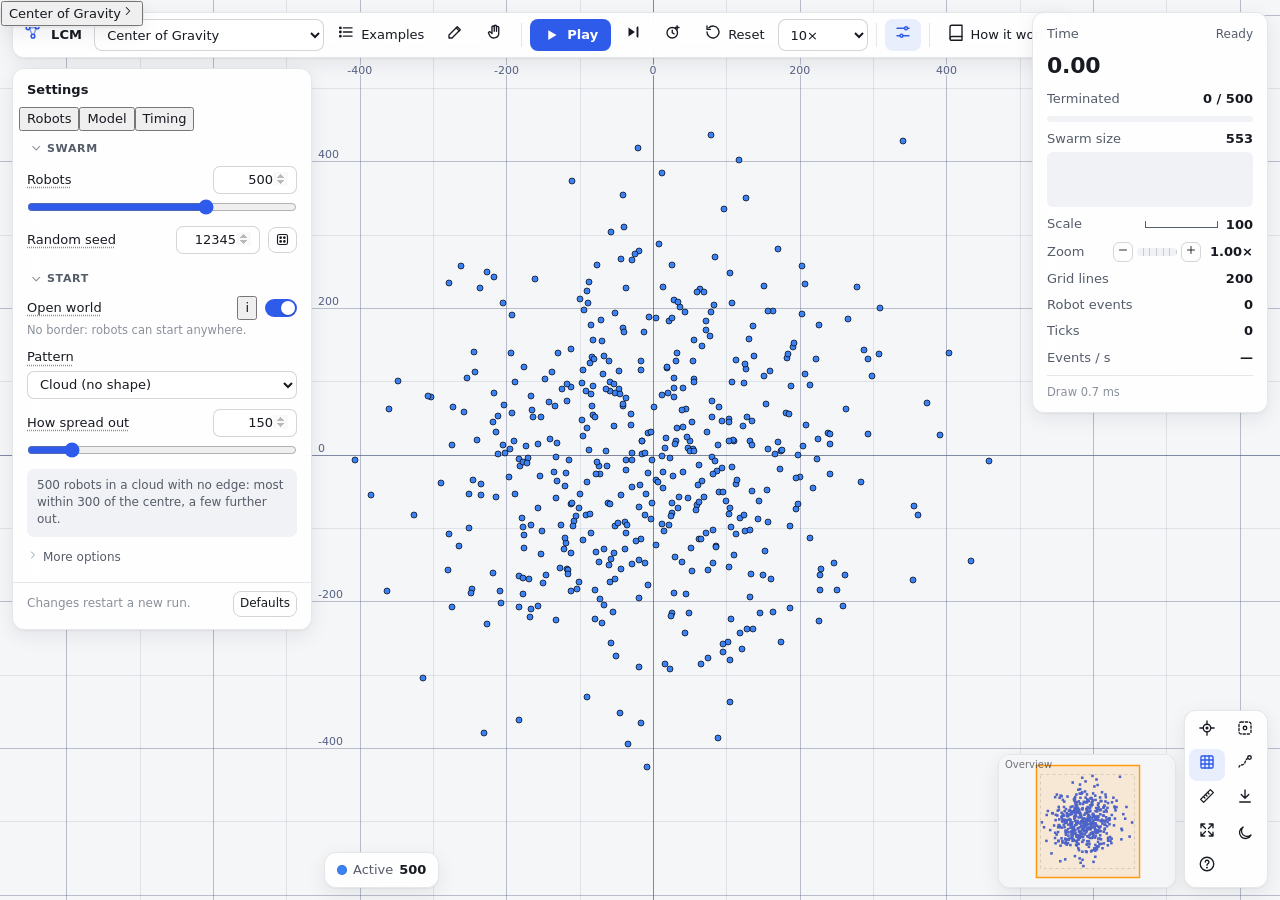
<file: index.html>
<!DOCTYPE html>
<html lang="en">
<head>
  <meta charset="UTF-8">
  <meta name="viewport" content="width=device-width, initial-scale=1.0">
  <title>LCM Simulator</title>
  <meta name="description" content="Look-Compute-Move robot swarm simulator running a Rust core in your browser.">
  <script>
    // Theme before first paint: "system" (default), "light" or "dark".
    (() => {
      let t = "system";
      try { t = localStorage.getItem("lcm-theme") || "system"; } catch {}
      if (t !== "system") document.documentElement.dataset.theme = t;
    })();
  </script>
  <link rel="stylesheet" href="web/styles.css">
</head>
<body>
  <div id="stage"><canvas id="canvas" aria-label="Simulation view"></canvas></div>

  <!-- Toolbar -->
  <div id="toolbar" class="panel keep" role="toolbar" aria-label="Simulation controls">
    <div class="brand"><span data-icon="logo" data-size="20"></span><span>LCM</span></div>
    <select id="algorithm" aria-label="Algorithm" title="Algorithm"></select>
    <button id="examples" class="btn" title="Ready-made setups for this algorithm" aria-label="Examples" aria-haspopup="menu" aria-expanded="false" aria-controls="examples_menu" hidden><span data-icon="list"></span><span class="label">Examples</span></button>
    <button id="edit" class="btn" aria-pressed="false" title="Scenario editor: place, move, stack and remove robots by hand (D)" aria-label="Scenario editor"><span data-icon="pencil"></span></button>
    <button id="adversary" class="btn" aria-pressed="false" title="Play the adversary: choose who moves next, and where it stops (A). Sequential or SSYNC scheduler" aria-label="Play the adversary"><span data-icon="hand"></span></button>
    <div class="divider"></div>
    <button id="play" class="btn primary" title="Play (Space)" aria-label="Play"><span data-icon="play"></span><span class="label">Play</span></button>
    <button id="step_event" class="btn" title="Step one event (→)" aria-label="Step one event"><span data-icon="stepEvent"></span></button>
    <button id="step_time" class="btn" title="Step one time unit (Shift + →)" aria-label="Step one time unit"><span data-icon="stepTime"></span></button>
    <button id="reset" class="btn" title="Reset with current settings (R)" aria-label="Reset"><span data-icon="reset"></span><span class="label">Reset</span></button>
    <select id="playback" aria-label="Playback speed" title="Simulated time per second">
      <option value="1">1×</option>
      <option value="5">5×</option>
      <option value="10" selected>10×</option>
      <option value="20">20×</option>
      <option value="100">100×</option>
      <option value="Infinity">Max</option>
    </select>
    <div class="divider"></div>
    <button id="toggle_settings" class="btn" aria-pressed="true" title="Settings (S)" aria-label="Settings"><span data-icon="sliders"></span></button>
    <div class="divider"></div>
    <a id="docs_link" class="btn" href="web/docs.html" title="How it works: interactive flowcharts of the simulator"><span data-icon="book"></span><span class="label">How it works</span></a>
  </div>

  <!-- Settings -->
  <section id="settings" class="panel" aria-label="Settings">
    <div class="panel-head">
      <h2>Settings</h2>
      <span class="spacer"></span>
      <span id="dirty" class="badge warn" hidden title="The running simulation still uses the old settings">Reset to apply</span>
      <button id="close_settings" class="btn small sheet-close" type="button" title="Close settings" aria-label="Close settings"><span data-icon="close" data-size="15"></span></button>
    </div>
    <div id="settings_body" class="panel-body"></div>
    <div class="panel-foot">
      <span>Changes restart a new run.</span>
      <button id="defaults" class="btn small outline">Defaults</button>
    </div>
  </section>

  <!-- HUD -->
  <section id="hud" class="panel" aria-label="Simulation status" aria-live="polite">
    <div class="hud-row"><span class="k">Time</span><span id="hud_status" class="hud-status">Loading…</span></div>
    <div id="hud_time" class="hud-time">0.00</div>
    <div class="hud-row"><span class="k">Terminated</span><span class="v" id="hud_term">0 / 0</span></div>
    <div class="progress" aria-hidden="true"><div id="hud_bar"></div></div>
    <div class="hud-plot hud-extra"><div class="hud-row"><span class="k" title="How far the farthest robot is from the middle of the swarm, as the robots take their moves (logarithmic): it falls as the swarm gathers">Swarm size</span><span class="v" id="hud_spread">—</span></div><canvas id="hud_plot" width="440" height="110" aria-label="Swarm size over time"></canvas></div>
    <div class="hud-row hud-extra"><span class="k" title="How long the bar is in the simulation's own units. Zoom in, or follow the swarm, and it shrinks with it">Scale</span><span class="v scale"><span id="hud_scale_bar" aria-hidden="true"></span><span id="hud_scale">—</span></span></div>
    <div class="hud-row hud-extra"><span class="k" title="How far the view is zoomed in compared with the whole world (k = thousand, M = million, B = billion, T = trillion). The gauge is logarithmic: each mark is a thousand times closer">Zoom</span><span class="v zoomgauge"><button id="hud_zoom_out" class="btn zoombtn" title="Zoom out (−)" aria-label="Zoom out"><span data-icon="minus" data-size="12"></span></button><span id="hud_zoom_meter" aria-hidden="true"><i id="hud_zoom_fill"></i></span><button id="hud_zoom_in" class="btn zoombtn" title="Zoom in (+)" aria-label="Zoom in"><span data-icon="plus" data-size="12"></span></button><span id="hud_zoom">1×</span></span></div>
    <div class="hud-row hud-extra"><span class="k" title="The distance between two labelled grid lines">Grid lines</span><span class="v" id="hud_grid">—</span></div>
    <div class="hud-row hud-extra" id="hud_epochs_row" hidden><span class="k" title="Turns: one robot does a whole Look-Compute-Move per turn. Epochs: rounds in which every robot still moving has had its turn">Turns · epochs</span><span class="v"><span id="hud_turns">0</span> · <span id="hud_epochs">0</span></span></div>
    <div class="hud-row hud-extra"><span class="k" title="What the robots did: each Look and each arrival">Robot events</span><span class="v" id="hud_events">0</span></div>
    <div class="hud-row hud-extra"><span class="k" title="Visualize ticks, one every sampling interval. They belong to no robot">Ticks</span><span class="v" id="hud_ticks">0</span></div>
    <div class="hud-row hud-extra"><span class="k" title="Robot events and ticks together">Events / s</span><span class="v" id="hud_rate">—</span></div>
    <div id="hud_last" class="last-event hud-extra" hidden></div>
    <div id="hud_perf" class="hud-perf hud-extra">—</div>
  </section>

  <!-- Inspector -->
  <section id="inspector" class="panel" hidden aria-label="Selected robot">
    <h3><span data-field="title">Robot</span><span data-field="status"></span><span class="spacer"></span>
      <button class="btn small" data-action="center" title="Center view on this robot" aria-label="Center view"><span data-icon="target" data-size="15"></span></button>
      <button class="btn small" data-action="close" title="Close (Esc)" aria-label="Close"><span data-icon="close" data-size="15"></span></button>
    </h3>
    <dl></dl>
    <p class="why" data-field="why" hidden></p>
  </section>

  <!-- Legend -->
  <div id="legend" class="panel" aria-label="Legend"></div>

  <!-- View tools -->
  <div id="tools" class="panel" role="toolbar" aria-label="View">
    <!-- Zoom + and − live in the status panel's Zoom row; these two show on phones only, where that row is hidden. -->
    <button id="zoom_in" class="btn" title="Zoom in (+)" aria-label="Zoom in"><span data-icon="plus"></span></button>
    <button id="zoom_out" class="btn" title="Zoom out (−)" aria-label="Zoom out"><span data-icon="minus"></span></button>
    <button id="follow" class="btn" aria-pressed="false" title="Follow the swarm: zoom in as it shrinks (Z)" aria-label="Follow the swarm"><span data-icon="follow"></span></button>
    <button id="fit" class="btn" title="Fit the world in view (F)" aria-label="Fit the world in view"><span data-icon="fit"></span></button>
    <button id="grid" class="btn" aria-pressed="true" title="Grid: shows the scale as you zoom (G)" aria-label="Show a grid"><span data-icon="grid"></span></button>
    <button id="trails" class="btn" aria-pressed="false" title="Motion trails: each robot's recent path (P)" aria-label="Motion trails"><span data-icon="trail"></span></button>
    <button id="measure" class="btn" aria-pressed="false" title="Measure a distance: click a point or a robot, then a second one (M)" aria-label="Measure a distance"><span data-icon="ruler"></span></button>
    <button id="links" class="btn" aria-pressed="false" title="Show who sees whom: a line between robots that can see each other, orange when nearly out of sight (V). Only for a limited sight radius" aria-label="Show who sees whom" hidden><span data-icon="links"></span></button>
    <button id="export" class="btn" title="Export and share" aria-label="Export and share" aria-haspopup="menu"><span data-icon="download"></span></button>
    <button id="fullscreen" class="btn" title="Full screen (Shift + F)" aria-label="Full screen" aria-pressed="false"><span data-icon="fullscreen"></span></button>
    <button id="theme" class="btn" title="Theme (T)" aria-label="Theme"><span data-icon="moon"></span></button>
    <button id="help" class="btn" title="Help: keyboard shortcuts (?)" aria-label="Help: keyboard shortcuts"><span data-icon="help"></span></button>
  </div>

  <div id="overview" class="panel" aria-label="Overview map: the whole starting area, with a rectangle for the part you are looking at"><canvas id="overview_canvas"></canvas></div>

  <div id="turn_caption" class="panel" role="status" aria-live="polite" hidden></div>
  <div id="adversary_panel" class="panel side-panel" aria-label="Play the adversary" hidden></div>
  <div id="editor_panel" class="panel side-panel" aria-label="Scenario editor" hidden></div>
  <div id="model_notes" class="panel" role="note" hidden></div>

  <div id="export_menu" class="panel menu" role="menu" hidden>
    <button class="btn" role="menuitem" data-export="png"><span data-icon="image"></span>Image of the view (PNG)</button>
    <button class="btn" role="menuitem" data-export="csv"><span data-icon="table"></span>Robot data (CSV)</button>
    <button class="btn" role="menuitem" data-export="link"><span data-icon="chain"></span>Copy link to this case</button>
    <button class="btn" role="menuitem" data-export="embed"><span data-icon="code"></span>Embed in a web page…</button>
    <button class="btn" role="menuitem" data-export="scenario"><span data-icon="download"></span>Save the scenario (JSON)</button>
    <button class="btn" role="menuitem" data-export="open"><span data-icon="list"></span>Open a scenario file…</button>
  </div>
  <input id="scenario_file" type="file" accept=".json,application/json" hidden>

  <div id="examples_menu" class="panel menu" role="menu" aria-label="Examples" hidden></div>

  <div id="tip" hidden></div>
  <div id="toast" hidden role="status"></div>

  <div id="loading" class="overlay plain">
    <div class="panel dialog"><div class="loading"><span class="spinner"></span><span id="loading_text">Starting the Rust core…</span></div></div>
  </div>

  <div id="shortcuts" class="overlay" hidden>
    <div class="panel dialog" role="dialog" aria-modal="true" aria-labelledby="shortcuts_title">
      <button class="btn small close" data-action="close" aria-label="Close"><span data-icon="close" data-size="15"></span></button>
      <h2 id="shortcuts_title">Keyboard shortcuts</h2>
      <div class="keys">
        <span class="combo"><kbd>Space</kbd></span><span>Play / pause</span>
        <span class="combo"><kbd>→</kbd></span><span>Step one event</span>
        <span class="combo"><kbd>Shift + →</kbd></span><span>Step one unit of simulated time</span>
        <span class="combo"><kbd>R</kbd></span><span>Reset with the current settings</span>
        <span class="combo"><kbd>F</kbd></span><span>Fit the world in view</span>
        <span class="combo"><kbd>M</kbd></span><span>Measure: click a point or a robot, then a second one (Esc clears)</span>
        <span class="combo"><kbd>O</kbd></span><span>Show or hide the overview map (click it to move the view)</span>
        <span class="combo"><kbd>G</kbd></span><span>Show or hide the grid (it shows the scale as you zoom)</span>
        <span class="combo"><kbd>Z</kbd></span><span>Follow the swarm: zoom in as it shrinks</span>
        <span class="combo"><kbd>Shift + F</kbd></span><span>Full screen on / off</span>
        <span class="combo"><kbd>+</kbd> / <kbd>−</kbd></span><span>Zoom in / out (or scroll)</span>
        <span class="combo"><kbd>Drag</kbd></span><span>Pan · click a robot to inspect it</span>
        <span class="combo"><kbd>V</kbd></span><span>Show who sees whom (limited visibility)</span>
        <span class="combo"><kbd>P</kbd></span><span>Motion trails (paths) on / off</span>
        <span class="combo"><kbd>D</kbd></span><span>Scenario editor: click to add, drag to move, Shift + click to stack, Alt + click to remove</span>
        <span class="combo"><kbd>A</kbd></span><span>Play the adversary: click a robot, then Enter (or click its path to stop it)</span>
        <span class="combo"><kbd>S</kbd></span><span>Show / hide settings</span>
        <span class="combo"><kbd>H</kbd></span><span>Hide panels (clean view)</span>
        <span class="combo"><kbd>E</kbd> / <kbd>Shift + E</kbd></span><span>Export PNG / CSV</span>
        <span class="combo"><kbd>T</kbd></span><span>Theme: system → light → dark</span>
        <span class="combo"><kbd>Esc</kbd></span><span>Deselect / close</span>
        <span class="combo"><kbd>?</kbd></span><span>This help</span>
      </div>
    </div>
  </div>

  <script type="module" src="web/app.js"></script>
</body>
</html>
</file>
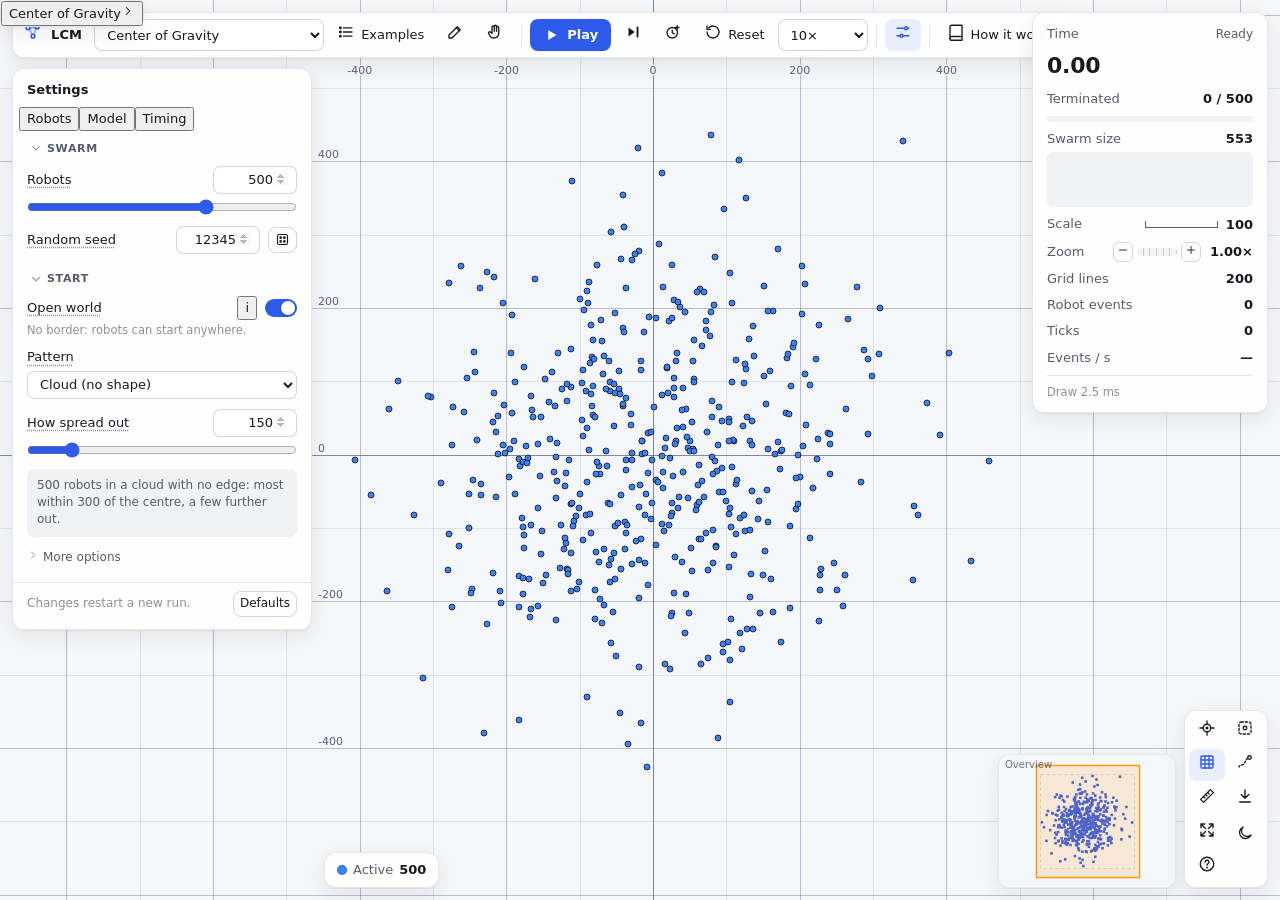
<file: web/index.html>
<!DOCTYPE html>
<html lang="en">
<head>
  <meta charset="UTF-8">
  <title>LCM Simulator</title>
  <!-- The simulator moved to the site root; old links to /web/ land there. -->
  <meta http-equiv="refresh" content="0; url=../">
  <link rel="canonical" href="../">
  <script>location.replace("../" + location.search + location.hash);</script>
</head>
<body>
  <p>The simulator has moved: <a href="../">open it here</a>.</p>
</body>
</html>
</file>
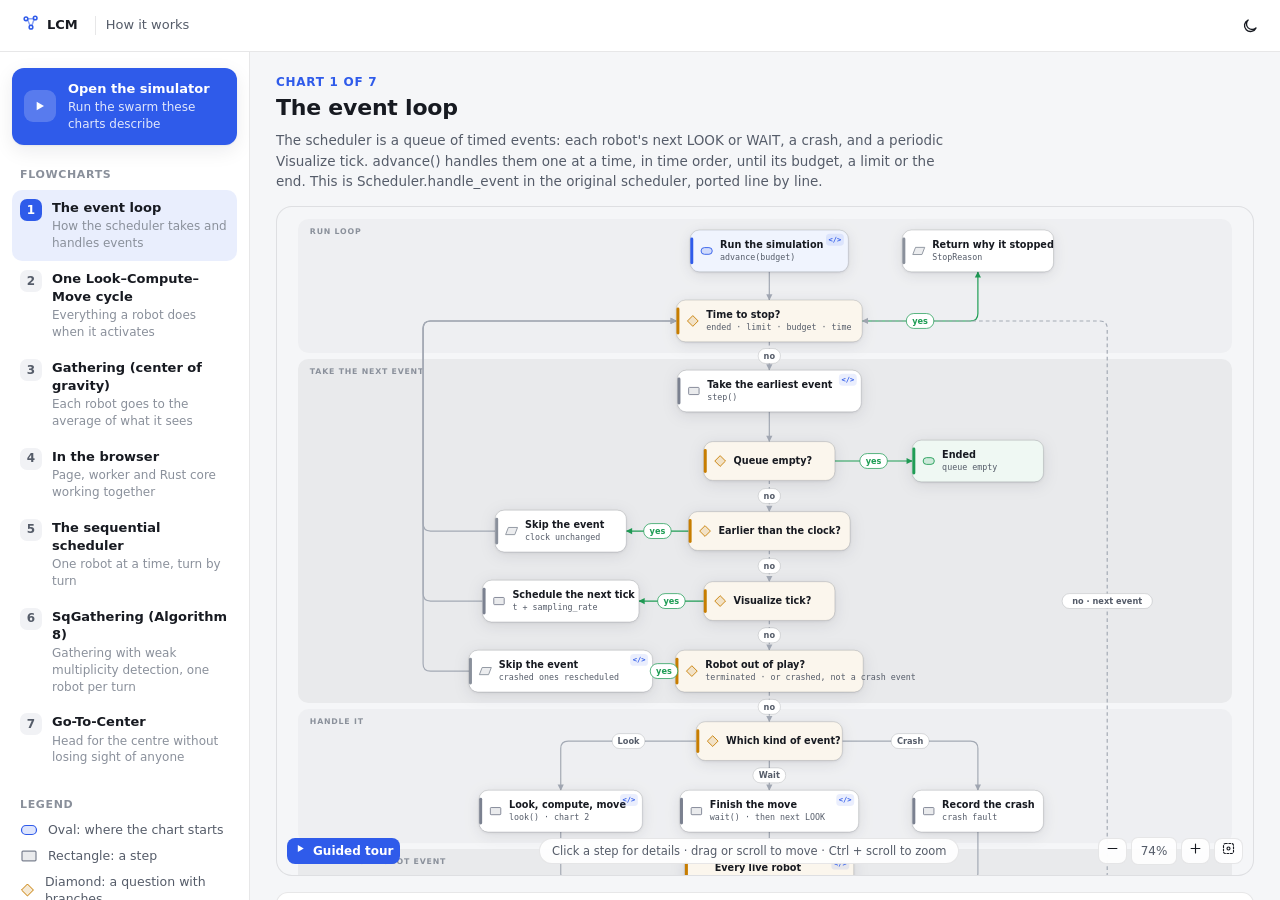
<file: web/docs.html>
<!DOCTYPE html>
<html lang="en">
<head>
  <meta charset="UTF-8">
  <meta name="viewport" content="width=device-width, initial-scale=1.0">
  <title>How it works · LCM Simulator</title>
  <meta name="description" content="Interactive flowcharts of the LCM simulator's Rust core, with the source of every step.">
  <!-- Generated by scripts/gen-flowcharts.mjs; edits here are overwritten. -->
  <script>
    (() => {
      let t = "system";
      try { t = localStorage.getItem("lcm-theme") || "system"; } catch {}
      if (t !== "system") document.documentElement.dataset.theme = t;
    })();
  </script>
  <link rel="stylesheet" href="styles.css">
  <link rel="stylesheet" href="docs.css">
</head>
<body class="docs">
  <header class="docs-bar">
    <a class="btn" href="../" title="Back to the simulator"><span data-icon="logo" data-size="20"></span><span class="brand-name">LCM</span></a>
    <span class="crumb">How it works</span>
    <span class="spacer"></span>
    <button id="theme" class="btn" title="Theme" aria-label="Theme"><span data-icon="moon"></span></button>
    <a class="btn outline open-sim" href="../"><span data-icon="play" data-size="14"></span>Open the simulator</a>
  </header>
  <div class="docs-main">
    <nav class="docs-nav" aria-label="Charts">
      <a class="sim-card" href="../">
        <span class="sim-card-icon" data-icon="play" data-size="16"></span>
        <span><span class="sim-card-title">Open the simulator</span><span class="sim-card-sub">Run the swarm these charts describe</span></span>
      </a>
      <div class="nav-title">Flowcharts</div>
      <a class="nav-item" href="#event-loop" data-chart="event-loop"><span class="nav-num">1</span><span><span class="nav-name">The event loop</span><span class="nav-short">How the scheduler takes and handles events</span></span></a>
      <a class="nav-item" href="#look-compute-move" data-chart="look-compute-move"><span class="nav-num">2</span><span><span class="nav-name">One Look–Compute–Move cycle</span><span class="nav-short">Everything a robot does when it activates</span></span></a>
      <a class="nav-item" href="#gathering" data-chart="gathering"><span class="nav-num">3</span><span><span class="nav-name">Gathering (center of gravity)</span><span class="nav-short">Each robot goes to the average of what it sees</span></span></a>
      <a class="nav-item" href="#browser" data-chart="browser"><span class="nav-num">4</span><span><span class="nav-name">In the browser</span><span class="nav-short">Page, worker and Rust core working together</span></span></a>
      <a class="nav-item" href="#sequential" data-chart="sequential"><span class="nav-num">5</span><span><span class="nav-name">The sequential scheduler</span><span class="nav-short">One robot at a time, turn by turn</span></span></a>
      <a class="nav-item" href="#sqgathering" data-chart="sqgathering"><span class="nav-num">6</span><span><span class="nav-name">SqGathering (Algorithm 8)</span><span class="nav-short">Gathering with weak multiplicity detection, one robot per turn</span></span></a>
      <a class="nav-item" href="#go-to-center" data-chart="go-to-center"><span class="nav-num">7</span><span><span class="nav-name">Go-To-Center</span><span class="nav-short">Head for the centre without losing sight of anyone</span></span></a>
      <div class="nav-title">Legend</div>
      <ul class="legend-list">
        <li><svg width="18" height="18" viewBox="-9 -9 18 18" class="k-entry"><rect x="-7.5" y="-4.5" width="15" height="9" rx="4.5" class="ic-bg"/></svg>Oval: where the chart starts</li>
        <li><svg width="18" height="18" viewBox="-9 -9 18 18" class="k-step"><rect x="-7" y="-4.8" width="14" height="9.6" rx="1" class="ic-bg"/></svg>Rectangle: a step</li>
        <li><svg width="18" height="18" viewBox="-9 -9 18 18" class="k-decision"><path d="M0,-7.2 L7.2,0 L0,7.2 L-7.2,0 Z" class="ic-bg"/></svg>Diamond: a question with branches</li>
        <li><svg width="18" height="18" viewBox="-9 -9 18 18" class="k-end"><rect x="-7.5" y="-4.5" width="15" height="9" rx="4.5" class="ic-bg"/></svg>Oval: the run or cycle finishes</li>
        <li><svg width="18" height="18" viewBox="-9 -9 18 18" class="k-out"><path d="M-4.3,-4.8 H8 L4.3,4.8 H-8 Z" class="ic-bg"/></svg>Slanted box: another way this pass ends</li>
        <li><span class="tag">&lt;/&gt;</span>Opens the function's code</li>
      </ul>
      <p class="nav-foot">Generated from the source: the code shown is the code that runs.</p>
    </nav>
    <main class="docs-content">
<section class="chart" data-chart="event-loop" hidden><div class="chart-head"><div><div class="eyebrow">Chart 1 of 7</div><h1>The event loop</h1><p class="blurb">The scheduler is a queue of timed events: each robot&#x27;s next LOOK or WAIT, a crash, and a periodic Visualize tick. advance() handles them one at a time, in time order, until its budget, a limit or the end. This is Scheduler.handle_event in the original scheduler, ported line by line.</p></div></div><div class="stage-wrap"><div class="stage" tabindex="0" aria-label="Chart canvas: drag or scroll to move, Ctrl + scroll to zoom"><svg viewBox="0 0 1278 1070" data-width="1278" data-height="1070" role="img" aria-label="The event loop flowchart">
<defs><marker id="ah-event-loop-plain" viewBox="0 0 10 10" refX="8.5" refY="5" markerWidth="6.5" markerHeight="6.5" orient="auto-start-reverse"><path d="M1,1 L9,5 L1,9 Z" class="ah ah-plain"/></marker><marker id="ah-event-loop-yes" viewBox="0 0 10 10" refX="8.5" refY="5" markerWidth="6.5" markerHeight="6.5" orient="auto-start-reverse"><path d="M1,1 L9,5 L1,9 Z" class="ah ah-yes"/></marker><marker id="ah-event-loop-no" viewBox="0 0 10 10" refX="8.5" refY="5" markerWidth="6.5" markerHeight="6.5" orient="auto-start-reverse"><path d="M1,1 L9,5 L1,9 Z" class="ah ah-no"/></marker><marker id="ah-event-loop-hot" viewBox="0 0 10 10" refX="8.5" refY="5" markerWidth="6.5" markerHeight="6.5" orient="auto-start-reverse"><path d="M1,1 L9,5 L1,9 Z" class="ah ah-hot"/></marker></defs>
<g class="lanes">
<rect class="lane" x="12" y="16" width="1254" height="180" rx="14"/>
<text class="lane-label" x="28" y="36">RUN LOOP</text>
<rect class="lane alt" x="12" y="204" width="1254" height="462" rx="14"/>
<text class="lane-label" x="28" y="224">TAKE THE NEXT EVENT</text>
<rect class="lane" x="12" y="674" width="1254" height="180" rx="14"/>
<text class="lane-label" x="28" y="694">HANDLE IT</text>
<rect class="lane alt" x="12" y="862" width="1254" height="180" rx="14"/>
<text class="lane-label" x="28" y="882">AFTER EACH ROBOT EVENT</text>
</g>
<g class="edges">
<path class="edge e-plain" data-from="adv" data-to="lim" d="M644.8,87.0 L644.8,125.0" marker-end="url(#ah-event-loop-plain)" data-tone="plain"/>
<path class="edge e-yes" data-from="lim" data-to="ret" d="M769.5,153.0 L914.8,153.0 Q924.8,153.0 924.8,143.0 L924.8,87.0" marker-end="url(#ah-event-loop-yes)" data-tone="yes"/>
<path class="edge e-no" data-from="lim" data-to="pop" d="M644.8,181.0 L644.8,219.0" marker-end="url(#ah-event-loop-no)" data-tone="no"/>
<path class="edge e-plain" data-from="pop" data-to="emp" d="M644.8,275.0 L644.8,315.0" marker-end="url(#ah-event-loop-plain)" data-tone="plain"/>
<path class="edge e-yes" data-from="emp" data-to="end1" d="M732.8,341.0 L836.8,341.0" marker-end="url(#ah-event-loop-yes)" data-tone="yes"/>
<path class="edge e-no" data-from="emp" data-to="old" d="M644.8,367.0 L644.8,409.0" marker-end="url(#ah-event-loop-no)" data-tone="no"/>
<path class="edge e-yes" data-from="old" data-to="ign" d="M536.5,435.0 L452.8,435.0" marker-end="url(#ah-event-loop-yes)" data-tone="yes"/>
<path class="edge e-no" data-from="old" data-to="vis" d="M644.8,461.0 L644.8,503.0" marker-end="url(#ah-event-loop-no)" data-tone="no"/>
<path class="edge e-yes" data-from="vis" data-to="vis2" d="M556.8,529.0 L469.7,529.0" marker-end="url(#ah-event-loop-yes)" data-tone="yes"/>
<path class="edge e-no" data-from="vis" data-to="dead" d="M644.8,555.0 L644.8,595.0" marker-end="url(#ah-event-loop-no)" data-tone="no"/>
<path class="edge e-yes" data-from="dead" data-to="ign2" d="M518.8,623.0 L488.0,623.0" marker-end="url(#ah-event-loop-yes)" data-tone="yes"/>
<path class="edge e-no" data-from="dead" data-to="kind" d="M644.8,651.0 L644.8,691.0" marker-end="url(#ah-event-loop-no)" data-tone="no"/>
<path class="edge e-plain" data-from="kind" data-to="look" d="M546.8,717.0 L374.8,717.0 Q364.8,717.0 364.8,727.0 L364.8,783.0" marker-end="url(#ah-event-loop-plain)" data-tone="plain"/>
<path class="edge e-plain" data-from="kind" data-to="wait" d="M644.8,743.0 L644.8,783.0" marker-end="url(#ah-event-loop-plain)" data-tone="plain"/>
<path class="edge e-plain" data-from="kind" data-to="crash" d="M742.8,717.0 L914.8,717.0 Q924.8,717.0 924.8,727.0 L924.8,783.0" marker-end="url(#ah-event-loop-plain)" data-tone="plain"/>
<path class="edge e-plain" data-from="look" data-to="glob" d="M364.8,839.0 L364.8,895.0 Q364.8,905.0 374.8,905.0 L531.5,905.0" marker-end="url(#ah-event-loop-plain)" data-tone="plain"/>
<path class="edge e-plain" data-from="wait" data-to="glob" d="M644.8,839.0 L644.8,868.5" marker-end="url(#ah-event-loop-plain)" data-tone="plain"/>
<path class="edge e-plain" data-from="crash" data-to="glob" d="M924.8,839.0 L924.8,895.0 Q924.8,905.0 914.8,905.0 L758.1,905.0" marker-end="url(#ah-event-loop-plain)" data-tone="plain"/>
<path class="edge e-yes" data-from="glob" data-to="end2" d="M644.8,941.5 L644.8,971.0" marker-end="url(#ah-event-loop-yes)" data-tone="yes"/>
<path class="edge e-no" data-from="glob" data-to="lim" d="M758.1,905.0 L1088.4,905.0 Q1098.4,905.0 1098.4,895.0 L1098.4,163.0 Q1098.4,153.0 1088.4,153.0 L769.5,153.0" marker-end="url(#ah-event-loop-no)" data-tone="no"/>
<path class="edge e-plain" data-from="ign" data-to="lim" d="M276.8,435.0 L190.0,435.0 Q180.0,435.0 180.0,425.0 L180.0,163.0 Q180.0,153.0 190.0,153.0 L520.1,153.0" marker-end="url(#ah-event-loop-plain)" data-tone="plain"/>
<path class="edge e-plain" data-from="vis2" data-to="lim" d="M259.9,529.0 L190.0,529.0 Q180.0,529.0 180.0,519.0 L180.0,163.0 Q180.0,153.0 190.0,153.0 L520.1,153.0" marker-end="url(#ah-event-loop-plain)" data-tone="plain"/>
<path class="edge e-plain" data-from="ign2" data-to="lim" d="M241.6,623.0 L190.0,623.0 Q180.0,623.0 180.0,613.0 L180.0,163.0 Q180.0,153.0 190.0,153.0 L520.1,153.0" marker-end="url(#ah-event-loop-plain)" data-tone="plain"/>
</g>
<g class="nodes">
<g class="node k-entry has-code" data-id="adv" tabindex="0" role="button" aria-label="Step 1: Run the simulation">
<rect class="card" x="538.7" y="31.0" width="212.2" height="56.0" rx="12"/>
<rect class="bar" x="538.7" y="41.0" width="4" height="36.0" rx="2"/>
<g class="icon" transform="translate(560.7,59.0)"><rect x="-7.5" y="-4.5" width="15" height="9" rx="4.5" class="ic-bg"/></g>
<text class="title" x="578.7" y="50.5" dominant-baseline="middle">Run the simulation</text>
<text class="sub" x="578.7" y="67.5" dominant-baseline="middle">advance(budget)</text>
<g class="code-tag" transform="translate(732.9,44.0)"><rect x="-12" y="-8" width="24" height="16" rx="5"/><text x="0" y="0.5" dominant-baseline="middle">&lt;/&gt;</text></g>
</g>
<g class="node k-decision" data-id="lim" tabindex="0" role="button" aria-label="Step 2: Time to stop?">
<rect class="card" x="520.1" y="125.0" width="249.4" height="56.0" rx="12"/>
<rect class="bar" x="520.1" y="135.0" width="4" height="36.0" rx="2"/>
<g class="icon" transform="translate(542.1,153.0)"><path d="M0,-7.2 L7.2,0 L0,7.2 L-7.2,0 Z" class="ic-bg"/></g>
<text class="title" x="560.1" y="144.5" dominant-baseline="middle">Time to stop?</text>
<text class="sub" x="560.1" y="161.5" dominant-baseline="middle">ended · limit · budget · time</text>
</g>
<g class="node k-out" data-id="ret" tabindex="0" role="button" aria-label="Step 3: Return why it stopped">
<rect class="card" x="823.4" y="31.0" width="202.9" height="56.0" rx="12"/>
<rect class="bar" x="823.4" y="41.0" width="4" height="36.0" rx="2"/>
<g class="icon" transform="translate(845.4,59.0)"><path d="M-4.3,-4.8 H8 L4.3,4.8 H-8 Z" class="ic-bg"/></g>
<text class="title" x="863.4" y="50.5" dominant-baseline="middle">Return why it stopped</text>
<text class="sub" x="863.4" y="67.5" dominant-baseline="middle">StopReason</text>
</g>
<g class="node k-step has-code" data-id="pop" tabindex="0" role="button" aria-label="Step 4: Take the earliest event">
<rect class="card" x="521.5" y="219.0" width="246.7" height="56.0" rx="12"/>
<rect class="bar" x="521.5" y="229.0" width="4" height="36.0" rx="2"/>
<g class="icon" transform="translate(543.5,247.0)"><rect x="-7" y="-4.8" width="14" height="9.6" rx="1" class="ic-bg"/></g>
<text class="title" x="561.5" y="238.5" dominant-baseline="middle">Take the earliest event</text>
<text class="sub" x="561.5" y="255.5" dominant-baseline="middle">step()</text>
<g class="code-tag" transform="translate(750.2,232.0)"><rect x="-12" y="-8" width="24" height="16" rx="5"/><text x="0" y="0.5" dominant-baseline="middle">&lt;/&gt;</text></g>
</g>
<g class="node k-decision" data-id="emp" tabindex="0" role="button" aria-label="Step 5: Queue empty?">
<rect class="card" x="556.8" y="315.0" width="176.0" height="52.0" rx="12"/>
<rect class="bar" x="556.8" y="325.0" width="4" height="32.0" rx="2"/>
<g class="icon" transform="translate(578.8,341.0)"><path d="M0,-7.2 L7.2,0 L0,7.2 L-7.2,0 Z" class="ic-bg"/></g>
<text class="title" x="596.8" y="341.0" dominant-baseline="middle">Queue empty?</text>
</g>
<g class="node k-end" data-id="end1" tabindex="0" role="button" aria-label="Step 6: Ended">
<rect class="card" x="836.8" y="313.0" width="176.0" height="56.0" rx="12"/>
<rect class="bar" x="836.8" y="323.0" width="4" height="36.0" rx="2"/>
<g class="icon" transform="translate(858.8,341.0)"><rect x="-7.5" y="-4.5" width="15" height="9" rx="4.5" class="ic-bg"/></g>
<text class="title" x="876.8" y="332.5" dominant-baseline="middle">Ended</text>
<text class="sub" x="876.8" y="349.5" dominant-baseline="middle">queue empty</text>
</g>
<g class="node k-decision" data-id="old" tabindex="0" role="button" aria-label="Step 7: Earlier than the clock?">
<rect class="card" x="536.5" y="409.0" width="216.7" height="52.0" rx="12"/>
<rect class="bar" x="536.5" y="419.0" width="4" height="32.0" rx="2"/>
<g class="icon" transform="translate(558.5,435.0)"><path d="M0,-7.2 L7.2,0 L0,7.2 L-7.2,0 Z" class="ic-bg"/></g>
<text class="title" x="576.5" y="435.0" dominant-baseline="middle">Earlier than the clock?</text>
</g>
<g class="node k-out" data-id="ign" tabindex="0" role="button" aria-label="Step 8: Skip the event">
<rect class="card" x="276.8" y="407.0" width="176.0" height="56.0" rx="12"/>
<rect class="bar" x="276.8" y="417.0" width="4" height="36.0" rx="2"/>
<g class="icon" transform="translate(298.8,435.0)"><path d="M-4.3,-4.8 H8 L4.3,4.8 H-8 Z" class="ic-bg"/></g>
<text class="title" x="316.8" y="426.5" dominant-baseline="middle">Skip the event</text>
<text class="sub" x="316.8" y="443.5" dominant-baseline="middle">clock unchanged</text>
</g>
<g class="node k-decision" data-id="vis" tabindex="0" role="button" aria-label="Step 9: Visualize tick?">
<rect class="card" x="556.8" y="503.0" width="176.0" height="52.0" rx="12"/>
<rect class="bar" x="556.8" y="513.0" width="4" height="32.0" rx="2"/>
<g class="icon" transform="translate(578.8,529.0)"><path d="M0,-7.2 L7.2,0 L0,7.2 L-7.2,0 Z" class="ic-bg"/></g>
<text class="title" x="596.8" y="529.0" dominant-baseline="middle">Visualize tick?</text>
</g>
<g class="node k-step" data-id="vis2" tabindex="0" role="button" aria-label="Step 10: Schedule the next tick">
<rect class="card" x="259.9" y="501.0" width="209.8" height="56.0" rx="12"/>
<rect class="bar" x="259.9" y="511.0" width="4" height="36.0" rx="2"/>
<g class="icon" transform="translate(281.9,529.0)"><rect x="-7" y="-4.8" width="14" height="9.6" rx="1" class="ic-bg"/></g>
<text class="title" x="299.9" y="520.5" dominant-baseline="middle">Schedule the next tick</text>
<text class="sub" x="299.9" y="537.5" dominant-baseline="middle">t + sampling_rate</text>
</g>
<g class="node k-decision" data-id="dead" tabindex="0" role="button" aria-label="Step 11: Robot out of play?">
<rect class="card" x="518.8" y="595.0" width="252.0" height="56.0" rx="12"/>
<rect class="bar" x="518.8" y="605.0" width="4" height="36.0" rx="2"/>
<g class="icon" transform="translate(540.8,623.0)"><path d="M0,-7.2 L7.2,0 L0,7.2 L-7.2,0 Z" class="ic-bg"/></g>
<text class="title" x="558.8" y="614.5" dominant-baseline="middle">Robot out of play?</text>
<text class="sub" x="558.8" y="631.5" dominant-baseline="middle">terminated · or crashed, not a crash event</text>
</g>
<g class="node k-out has-code" data-id="ign2" tabindex="0" role="button" aria-label="Step 12: Skip the event">
<rect class="card" x="241.6" y="595.0" width="246.4" height="56.0" rx="12"/>
<rect class="bar" x="241.6" y="605.0" width="4" height="36.0" rx="2"/>
<g class="icon" transform="translate(263.6,623.0)"><path d="M-4.3,-4.8 H8 L4.3,4.8 H-8 Z" class="ic-bg"/></g>
<text class="title" x="281.6" y="614.5" dominant-baseline="middle">Skip the event</text>
<text class="sub" x="281.6" y="631.5" dominant-baseline="middle">crashed ones rescheduled</text>
<g class="code-tag" transform="translate(470.0,608.0)"><rect x="-12" y="-8" width="24" height="16" rx="5"/><text x="0" y="0.5" dominant-baseline="middle">&lt;/&gt;</text></g>
</g>
<g class="node k-decision" data-id="kind" tabindex="0" role="button" aria-label="Step 13: Which kind of event?">
<rect class="card" x="546.8" y="691.0" width="196.0" height="52.0" rx="12"/>
<rect class="bar" x="546.8" y="701.0" width="4" height="32.0" rx="2"/>
<g class="icon" transform="translate(568.8,717.0)"><path d="M0,-7.2 L7.2,0 L0,7.2 L-7.2,0 Z" class="ic-bg"/></g>
<text class="title" x="586.8" y="717.0" dominant-baseline="middle">Which kind of event?</text>
</g>
<g class="node k-step has-code" data-id="look" tabindex="0" role="button" aria-label="Step 14: Look, compute, move">
<rect class="card" x="255.3" y="783.0" width="219.1" height="56.0" rx="12"/>
<rect class="bar" x="255.3" y="793.0" width="4" height="36.0" rx="2"/>
<g class="icon" transform="translate(277.3,811.0)"><rect x="-7" y="-4.8" width="14" height="9.6" rx="1" class="ic-bg"/></g>
<text class="title" x="295.3" y="802.5" dominant-baseline="middle">Look, compute, move</text>
<text class="sub" x="295.3" y="819.5" dominant-baseline="middle">look() · chart 2</text>
<g class="code-tag" transform="translate(456.4,796.0)"><rect x="-12" y="-8" width="24" height="16" rx="5"/><text x="0" y="0.5" dominant-baseline="middle">&lt;/&gt;</text></g>
</g>
<g class="node k-step has-code" data-id="wait" tabindex="0" role="button" aria-label="Step 15: Finish the move">
<rect class="card" x="524.9" y="783.0" width="239.8" height="56.0" rx="12"/>
<rect class="bar" x="524.9" y="793.0" width="4" height="36.0" rx="2"/>
<g class="icon" transform="translate(546.9,811.0)"><rect x="-7" y="-4.8" width="14" height="9.6" rx="1" class="ic-bg"/></g>
<text class="title" x="564.9" y="802.5" dominant-baseline="middle">Finish the move</text>
<text class="sub" x="564.9" y="819.5" dominant-baseline="middle">wait() · then next LOOK</text>
<g class="code-tag" transform="translate(746.7,796.0)"><rect x="-12" y="-8" width="24" height="16" rx="5"/><text x="0" y="0.5" dominant-baseline="middle">&lt;/&gt;</text></g>
</g>
<g class="node k-step" data-id="crash" tabindex="0" role="button" aria-label="Step 16: Record the crash">
<rect class="card" x="836.8" y="783.0" width="176.0" height="56.0" rx="12"/>
<rect class="bar" x="836.8" y="793.0" width="4" height="36.0" rx="2"/>
<g class="icon" transform="translate(858.8,811.0)"><rect x="-7" y="-4.8" width="14" height="9.6" rx="1" class="ic-bg"/></g>
<text class="title" x="876.8" y="802.5" dominant-baseline="middle">Record the crash</text>
<text class="sub" x="876.8" y="819.5" dominant-baseline="middle">crash fault</text>
</g>
<g class="node k-decision has-code" data-id="glob" tabindex="0" role="button" aria-label="Step 17: Every live robot terminated?">
<rect class="card" x="531.5" y="868.5" width="226.6" height="73.0" rx="12"/>
<rect class="bar" x="531.5" y="878.5" width="4" height="53.0" rx="2"/>
<g class="icon" transform="translate(553.5,905.0)"><path d="M0,-7.2 L7.2,0 L0,7.2 L-7.2,0 Z" class="ic-bg"/></g>
<text class="title" x="571.5" y="888.0" dominant-baseline="middle">Every live robot</text>
<text class="title" x="571.5" y="905.0" dominant-baseline="middle">terminated?</text>
<text class="sub" x="571.5" y="922.0" dominant-baseline="middle">globally_terminated()</text>
<g class="code-tag" transform="translate(740.1,881.5)"><rect x="-12" y="-8" width="24" height="16" rx="5"/><text x="0" y="0.5" dominant-baseline="middle">&lt;/&gt;</text></g>
</g>
<g class="node k-end" data-id="end2" tabindex="0" role="button" aria-label="Step 18: Ended">
<rect class="card" x="556.8" y="971.0" width="176.0" height="56.0" rx="12"/>
<rect class="bar" x="556.8" y="981.0" width="4" height="36.0" rx="2"/>
<g class="icon" transform="translate(578.8,999.0)"><rect x="-7.5" y="-4.5" width="15" height="9" rx="4.5" class="ic-bg"/></g>
<text class="title" x="596.8" y="990.5" dominant-baseline="middle">Ended</text>
<text class="sub" x="596.8" y="1007.5" dominant-baseline="middle">all terminated</text>
</g>
</g>
<g class="chips"><g class="chip c-yes" data-from="lim" data-to="ret"><rect x="828.7" y="143.0" width="37" height="20" rx="10"/><text x="847.2" y="153.5" dominant-baseline="middle">yes</text></g><g class="chip c-no" data-from="lim" data-to="pop"><rect x="629.8" y="190.0" width="30" height="20" rx="10"/><text x="644.8" y="200.5" dominant-baseline="middle">no</text></g><g class="chip c-yes" data-from="emp" data-to="end1"><rect x="766.3" y="331.0" width="37" height="20" rx="10"/><text x="784.8" y="341.5" dominant-baseline="middle">yes</text></g><g class="chip c-no" data-from="emp" data-to="old"><rect x="629.8" y="378.0" width="30" height="20" rx="10"/><text x="644.8" y="388.5" dominant-baseline="middle">no</text></g><g class="chip c-yes" data-from="old" data-to="ign"><rect x="476.1" y="425.0" width="37" height="20" rx="10"/><text x="494.6" y="435.5" dominant-baseline="middle">yes</text></g><g class="chip c-no" data-from="old" data-to="vis"><rect x="629.8" y="472.0" width="30" height="20" rx="10"/><text x="644.8" y="482.5" dominant-baseline="middle">no</text></g><g class="chip c-yes" data-from="vis" data-to="vis2"><rect x="494.8" y="519.0" width="37" height="20" rx="10"/><text x="513.2" y="529.5" dominant-baseline="middle">yes</text></g><g class="chip c-no" data-from="vis" data-to="dead"><rect x="629.8" y="565.0" width="30" height="20" rx="10"/><text x="644.8" y="575.5" dominant-baseline="middle">no</text></g><g class="chip c-yes" data-from="dead" data-to="ign2"><rect x="484.9" y="613.0" width="37" height="20" rx="10"/><text x="503.4" y="623.5" dominant-baseline="middle">yes</text></g><g class="chip c-no" data-from="dead" data-to="kind"><rect x="629.8" y="661.0" width="30" height="20" rx="10"/><text x="644.8" y="671.5" dominant-baseline="middle">no</text></g><g class="chip c-plain" data-from="kind" data-to="look"><rect x="433.8" y="707.0" width="44" height="20" rx="10"/><text x="455.8" y="717.5" dominant-baseline="middle">Look</text></g><g class="chip c-plain" data-from="kind" data-to="wait"><rect x="622.8" y="753.0" width="44" height="20" rx="10"/><text x="644.8" y="763.5" dominant-baseline="middle">Wait</text></g><g class="chip c-plain" data-from="kind" data-to="crash"><rect x="808.3" y="707.0" width="51" height="20" rx="10"/><text x="833.8" y="717.5" dominant-baseline="middle">Crash</text></g><g class="chip c-yes" data-from="glob" data-to="end2"><rect x="626.3" y="946.2" width="37" height="20" rx="10"/><text x="644.8" y="956.8" dominant-baseline="middle">yes</text></g><g class="chip c-no" data-from="glob" data-to="lim"><rect x="1037.9" y="519.0" width="121" height="20" rx="10"/><text x="1098.4" y="529.5" dominant-baseline="middle">no · next event</text></g></g>
</svg></div><div class="stage-tools"><button class="btn primary small tour-start"><span data-icon="play" data-size="13"></span>Guided tour</button><span class="stage-hint">Click a step for details · drag or scroll to move · Ctrl + scroll to zoom</span><button class="btn small" data-zoom="out" title="Zoom out (−)" aria-label="Zoom out"><span data-icon="minus" data-size="15"></span></button><span class="zoom-level num">100%</span><button class="btn small" data-zoom="in" title="Zoom in (+)" aria-label="Zoom in"><span data-icon="plus" data-size="15"></span></button><button class="btn small" data-zoom="fit" title="Fit (F)" aria-label="Fit"><span data-icon="fit" data-size="15"></span></button></div></div><details class="notes" open><summary>Notes</summary><ul><li>Ties in time break exactly as in Python&#x27;s heap of (time, id, state) tuples: lower robot id first, then Crash &lt; Look &lt; Visualize &lt; Wait.</li><li>Visualize ticks change nothing; they are kept so event counts and limits match the Python.</li><li>The run ends when every robot that is neither crashed nor Byzantine has terminated.</li><li>Under the sequential scheduler robots have no clocks of their own: only one Look is ever in the queue, and the next one is queued when a turn ends (chart 5).</li></ul></details></section>
<section class="chart" data-chart="look-compute-move" hidden><div class="chart-head"><div><div class="eyebrow">Chart 2 of 7</div><h1>One Look–Compute–Move cycle</h1><p class="blurb">The robot takes a snapshot (LOOK), its algorithm computes a target (COMPUTE), and it moves there (MOVE); a WAIT event at the arrival time ends the move. Faults, freezing and termination all branch off this path. This is Robot.look, Robot.move and Robot.wait in the original simulator.</p></div></div><div class="stage-wrap"><div class="stage" tabindex="0" aria-label="Chart canvas: drag or scroll to move, Ctrl + scroll to zoom"><svg viewBox="0 0 936 1164" data-width="936" data-height="1164" role="img" aria-label="One Look–Compute–Move cycle flowchart">
<defs><marker id="ah-look-compute-move-plain" viewBox="0 0 10 10" refX="8.5" refY="5" markerWidth="6.5" markerHeight="6.5" orient="auto-start-reverse"><path d="M1,1 L9,5 L1,9 Z" class="ah ah-plain"/></marker><marker id="ah-look-compute-move-yes" viewBox="0 0 10 10" refX="8.5" refY="5" markerWidth="6.5" markerHeight="6.5" orient="auto-start-reverse"><path d="M1,1 L9,5 L1,9 Z" class="ah ah-yes"/></marker><marker id="ah-look-compute-move-no" viewBox="0 0 10 10" refX="8.5" refY="5" markerWidth="6.5" markerHeight="6.5" orient="auto-start-reverse"><path d="M1,1 L9,5 L1,9 Z" class="ah ah-no"/></marker><marker id="ah-look-compute-move-hot" viewBox="0 0 10 10" refX="8.5" refY="5" markerWidth="6.5" markerHeight="6.5" orient="auto-start-reverse"><path d="M1,1 L9,5 L1,9 Z" class="ah ah-hot"/></marker></defs>
<g class="lanes">
<rect class="lane" x="12" y="16" width="912" height="462" rx="14"/>
<text class="lane-label" x="28" y="36">LOOK</text>
<rect class="lane alt" x="12" y="486" width="912" height="274" rx="14"/>
<text class="lane-label" x="28" y="506">COMPUTE</text>
<rect class="lane" x="12" y="768" width="912" height="368" rx="14"/>
<text class="lane-label" x="28" y="788">MOVE</text>
</g>
<g class="edges">
<path class="edge e-plain" data-from="start" data-to="view" d="M476.8,87.0 L476.8,125.0" marker-end="url(#ah-look-compute-move-plain)" data-tone="plain"/>
<path class="edge e-plain" data-from="view" data-to="lit" d="M476.8,181.0 L476.8,219.0" marker-end="url(#ah-look-compute-move-plain)" data-tone="plain"/>
<path class="edge e-plain" data-from="lit" data-to="byz" d="M476.8,275.0 L476.8,315.0" marker-end="url(#ah-look-compute-move-plain)" data-tone="plain"/>
<path class="edge e-yes" data-from="byz" data-to="byzt" d="M564.8,341.0 L651.9,341.0" marker-end="url(#ah-look-compute-move-yes)" data-tone="yes"/>
<path class="edge e-no" data-from="byz" data-to="alone" d="M476.8,367.0 L476.8,409.0" marker-end="url(#ah-look-compute-move-no)" data-tone="no"/>
<path class="edge e-plain" data-from="byzt" data-to="mv" d="M756.8,369.0 L756.8,801.0 Q756.8,811.0 746.8,811.0 L600.0,811.0" marker-end="url(#ah-look-compute-move-plain)" data-tone="plain"/>
<path class="edge e-yes" data-from="alone" data-to="term1" d="M361.6,435.0 L285.2,435.0" marker-end="url(#ah-look-compute-move-yes)" data-tone="yes"/>
<path class="edge e-no" data-from="alone" data-to="comp" d="M476.8,461.0 L476.8,492.5" marker-end="url(#ah-look-compute-move-no)" data-tone="no"/>
<path class="edge e-plain" data-from="comp" data-to="tdec" d="M476.8,565.5 L476.8,597.0" marker-end="url(#ah-look-compute-move-plain)" data-tone="plain"/>
<path class="edge e-yes" data-from="tdec" data-to="term2" d="M361.6,623.0 L284.8,623.0" marker-end="url(#ah-look-compute-move-yes)" data-tone="yes"/>
<path class="edge e-no" data-from="tdec" data-to="frz" d="M476.8,649.0 L476.8,689.0" marker-end="url(#ah-look-compute-move-no)" data-tone="no"/>
<path class="edge e-yes" data-from="frz" data-to="frozen" d="M355.4,717.0 L330.5,717.0" marker-end="url(#ah-look-compute-move-yes)" data-tone="yes"/>
<path class="edge e-no" data-from="frz" data-to="mv" d="M476.8,745.0 L476.8,783.0" marker-end="url(#ah-look-compute-move-no)" data-tone="no"/>
<path class="edge e-plain" data-from="mv" data-to="sub" d="M476.8,839.0 L476.8,879.0" marker-end="url(#ah-look-compute-move-plain)" data-tone="plain"/>
<path class="edge e-no" data-from="sub" data-to="subt" d="M368.4,905.0 L308.6,905.0" marker-end="url(#ah-look-compute-move-no)" data-tone="no"/>
<path class="edge e-yes" data-from="sub" data-to="sched" d="M476.8,931.0 L476.8,971.0" marker-end="url(#ah-look-compute-move-yes)" data-tone="yes"/>
<path class="edge e-plain" data-from="sched" data-to="arr" d="M476.8,1027.0 L476.8,1065.0" marker-end="url(#ah-look-compute-move-plain)" data-tone="plain"/>
</g>
<g class="nodes">
<g class="node k-entry has-code" data-id="start" tabindex="0" role="button" aria-label="Step 1: Robot activates">
<rect class="card" x="370.1" y="31.0" width="213.4" height="56.0" rx="12"/>
<rect class="bar" x="370.1" y="41.0" width="4" height="36.0" rx="2"/>
<g class="icon" transform="translate(392.1,59.0)"><rect x="-7.5" y="-4.5" width="15" height="9" rx="4.5" class="ic-bg"/></g>
<text class="title" x="410.1" y="50.5" dominant-baseline="middle">Robot activates</text>
<text class="sub" x="410.1" y="67.5" dominant-baseline="middle">LOOK event · look()</text>
<g class="code-tag" transform="translate(565.5,44.0)"><rect x="-12" y="-8" width="24" height="16" rx="5"/><text x="0" y="0.5" dominant-baseline="middle">&lt;/&gt;</text></g>
</g>
<g class="node k-step has-code" data-id="view" tabindex="0" role="button" aria-label="Step 2: Take a snapshot">
<rect class="card" x="381.1" y="125.0" width="191.5" height="56.0" rx="12"/>
<rect class="bar" x="381.1" y="135.0" width="4" height="36.0" rx="2"/>
<g class="icon" transform="translate(403.1,153.0)"><rect x="-7" y="-4.8" width="14" height="9.6" rx="1" class="ic-bg"/></g>
<text class="title" x="421.1" y="144.5" dominant-baseline="middle">Take a snapshot</text>
<text class="sub" x="421.1" y="161.5" dominant-baseline="middle">build_view()</text>
<g class="code-tag" transform="translate(554.5,138.0)"><rect x="-12" y="-8" width="24" height="16" rx="5"/><text x="0" y="0.5" dominant-baseline="middle">&lt;/&gt;</text></g>
</g>
<g class="node k-step" data-id="lit" tabindex="0" role="button" aria-label="Step 3: Light turns blue">
<rect class="card" x="388.8" y="219.0" width="176.0" height="56.0" rx="12"/>
<rect class="bar" x="388.8" y="229.0" width="4" height="36.0" rx="2"/>
<g class="icon" transform="translate(410.8,247.0)"><rect x="-7" y="-4.8" width="14" height="9.6" rx="1" class="ic-bg"/></g>
<text class="title" x="428.8" y="238.5" dominant-baseline="middle">Light turns blue</text>
<text class="sub" x="428.8" y="255.5" dominant-baseline="middle">state = Look</text>
</g>
<g class="node k-decision" data-id="byz" tabindex="0" role="button" aria-label="Step 4: Byzantine robot?">
<rect class="card" x="388.8" y="315.0" width="176.0" height="52.0" rx="12"/>
<rect class="bar" x="388.8" y="325.0" width="4" height="32.0" rx="2"/>
<g class="icon" transform="translate(410.8,341.0)"><path d="M0,-7.2 L7.2,0 L0,7.2 L-7.2,0 Z" class="ic-bg"/></g>
<text class="title" x="428.8" y="341.0" dominant-baseline="middle">Byzantine robot?</text>
</g>
<g class="node k-step" data-id="byzt" tabindex="0" role="button" aria-label="Step 5: Pick an erratic target">
<rect class="card" x="651.9" y="313.0" width="209.8" height="56.0" rx="12"/>
<rect class="bar" x="651.9" y="323.0" width="4" height="36.0" rx="2"/>
<g class="icon" transform="translate(673.9,341.0)"><rect x="-7" y="-4.8" width="14" height="9.6" rx="1" class="ic-bg"/></g>
<text class="title" x="691.9" y="332.5" dominant-baseline="middle">Pick an erratic target</text>
<text class="sub" x="691.9" y="349.5" dominant-baseline="middle">random direction</text>
</g>
<g class="node k-decision" data-id="alone" tabindex="0" role="button" aria-label="Step 6: Only itself still active?">
<rect class="card" x="361.6" y="409.0" width="230.5" height="52.0" rx="12"/>
<rect class="bar" x="361.6" y="419.0" width="4" height="32.0" rx="2"/>
<g class="icon" transform="translate(383.6,435.0)"><path d="M0,-7.2 L7.2,0 L0,7.2 L-7.2,0 Z" class="ic-bg"/></g>
<text class="title" x="401.6" y="435.0" dominant-baseline="middle">Only itself still active?</text>
</g>
<g class="node k-end" data-id="term1" tabindex="0" role="button" aria-label="Step 7: Terminate">
<rect class="card" x="108.4" y="407.0" width="176.8" height="56.0" rx="12"/>
<rect class="bar" x="108.4" y="417.0" width="4" height="36.0" rx="2"/>
<g class="icon" transform="translate(130.4,435.0)"><rect x="-7.5" y="-4.5" width="15" height="9" rx="4.5" class="ic-bg"/></g>
<text class="title" x="148.4" y="426.5" dominant-baseline="middle">Terminate</text>
<text class="sub" x="148.4" y="443.5" dominant-baseline="middle">nobody left to see</text>
</g>
<g class="node k-step has-code" data-id="comp" tabindex="0" role="button" aria-label="Step 8: Algorithm computes a target">
<rect class="card" x="363.8" y="492.5" width="226.0" height="73.0" rx="12"/>
<rect class="bar" x="363.8" y="502.5" width="4" height="53.0" rx="2"/>
<g class="icon" transform="translate(385.8,529.0)"><rect x="-7" y="-4.8" width="14" height="9.6" rx="1" class="ic-bg"/></g>
<text class="title" x="403.8" y="512.0" dominant-baseline="middle">Algorithm computes a</text>
<text class="title" x="403.8" y="529.0" dominant-baseline="middle">target</text>
<text class="sub" x="403.8" y="546.0" dominant-baseline="middle">compute() · chart 3</text>
<g class="code-tag" transform="translate(571.8,505.5)"><rect x="-12" y="-8" width="24" height="16" rx="5"/><text x="0" y="0.5" dominant-baseline="middle">&lt;/&gt;</text></g>
</g>
<g class="node k-decision" data-id="tdec" tabindex="0" role="button" aria-label="Step 9: Algorithm says terminate?">
<rect class="card" x="361.6" y="597.0" width="230.5" height="52.0" rx="12"/>
<rect class="bar" x="361.6" y="607.0" width="4" height="32.0" rx="2"/>
<g class="icon" transform="translate(383.6,623.0)"><path d="M0,-7.2 L7.2,0 L0,7.2 L-7.2,0 Z" class="ic-bg"/></g>
<text class="title" x="401.6" y="623.0" dominant-baseline="middle">Algorithm says terminate?</text>
</g>
<g class="node k-end" data-id="term2" tabindex="0" role="button" aria-label="Step 10: Terminate">
<rect class="card" x="108.8" y="595.0" width="176.0" height="56.0" rx="12"/>
<rect class="bar" x="108.8" y="605.0" width="4" height="36.0" rx="2"/>
<g class="icon" transform="translate(130.8,623.0)"><rect x="-7.5" y="-4.5" width="15" height="9" rx="4.5" class="ic-bg"/></g>
<text class="title" x="148.8" y="614.5" dominant-baseline="middle">Terminate</text>
<text class="sub" x="148.8" y="631.5" dominant-baseline="middle">for good</text>
</g>
<g class="node k-decision" data-id="frz" tabindex="0" role="button" aria-label="Step 11: Skip, or already there?">
<rect class="card" x="355.4" y="689.0" width="242.8" height="56.0" rx="12"/>
<rect class="bar" x="355.4" y="699.0" width="4" height="36.0" rx="2"/>
<g class="icon" transform="translate(377.4,717.0)"><path d="M0,-7.2 L7.2,0 L0,7.2 L-7.2,0 Z" class="ic-bg"/></g>
<text class="title" x="395.4" y="708.5" dominant-baseline="middle">Skip, or already there?</text>
<text class="sub" x="395.4" y="725.5" dominant-baseline="middle">omission ½ · target within ε</text>
</g>
<g class="node k-out has-code" data-id="frozen" tabindex="0" role="button" aria-label="Step 12: Stay put, look again later">
<rect class="card" x="63.1" y="689.0" width="267.4" height="56.0" rx="12"/>
<rect class="bar" x="63.1" y="699.0" width="4" height="36.0" rx="2"/>
<g class="icon" transform="translate(85.1,717.0)"><path d="M-4.3,-4.8 H8 L4.3,4.8 H-8 Z" class="ic-bg"/></g>
<text class="title" x="103.1" y="708.5" dominant-baseline="middle">Stay put, look again later</text>
<text class="sub" x="103.1" y="725.5" dominant-baseline="middle">frozen</text>
<g class="code-tag" transform="translate(312.5,702.0)"><rect x="-12" y="-8" width="24" height="16" rx="5"/><text x="0" y="0.5" dominant-baseline="middle">&lt;/&gt;</text></g>
</g>
<g class="node k-step has-code" data-id="mv" tabindex="0" role="button" aria-label="Step 13: Start moving">
<rect class="card" x="353.6" y="783.0" width="246.4" height="56.0" rx="12"/>
<rect class="bar" x="353.6" y="793.0" width="4" height="36.0" rx="2"/>
<g class="icon" transform="translate(375.6,811.0)"><rect x="-7" y="-4.8" width="14" height="9.6" rx="1" class="ic-bg"/></g>
<text class="title" x="393.6" y="802.5" dominant-baseline="middle">Start moving</text>
<text class="sub" x="393.6" y="819.5" dominant-baseline="middle">begin_move() · light red</text>
<g class="code-tag" transform="translate(582.0,796.0)"><rect x="-12" y="-8" width="24" height="16" rx="5"/><text x="0" y="0.5" dominant-baseline="middle">&lt;/&gt;</text></g>
</g>
<g class="node k-decision" data-id="sub" tabindex="0" role="button" aria-label="Step 14: Arrival later than now?">
<rect class="card" x="368.4" y="879.0" width="216.7" height="52.0" rx="12"/>
<rect class="bar" x="368.4" y="889.0" width="4" height="32.0" rx="2"/>
<g class="icon" transform="translate(390.4,905.0)"><path d="M0,-7.2 L7.2,0 L0,7.2 L-7.2,0 Z" class="ic-bg"/></g>
<text class="title" x="408.4" y="905.0" dominant-baseline="middle">Arrival later than now?</text>
</g>
<g class="node k-out" data-id="subt" tabindex="0" role="button" aria-label="Step 15: Finish the tiny move now">
<rect class="card" x="85.0" y="877.0" width="223.6" height="56.0" rx="12"/>
<rect class="bar" x="85.0" y="887.0" width="4" height="36.0" rx="2"/>
<g class="icon" transform="translate(107.0,905.0)"><path d="M-4.3,-4.8 H8 L4.3,4.8 H-8 Z" class="ic-bg"/></g>
<text class="title" x="125.0" y="896.5" dominant-baseline="middle">Finish the tiny move now</text>
<text class="sub" x="125.0" y="913.5" dominant-baseline="middle">look again later</text>
</g>
<g class="node k-step" data-id="sched" tabindex="0" role="button" aria-label="Step 16: Schedule WAIT at arrival">
<rect class="card" x="365.0" y="971.0" width="223.6" height="56.0" rx="12"/>
<rect class="bar" x="365.0" y="981.0" width="4" height="36.0" rx="2"/>
<g class="icon" transform="translate(387.0,999.0)"><rect x="-7" y="-4.8" width="14" height="9.6" rx="1" class="ic-bg"/></g>
<text class="title" x="405.0" y="990.5" dominant-baseline="middle">Schedule WAIT at arrival</text>
<text class="sub" x="405.0" y="1007.5" dominant-baseline="middle">t + distance / speed</text>
</g>
<g class="node k-end has-code" data-id="arr" tabindex="0" role="button" aria-label="Step 17: Arrive">
<rect class="card" x="336.8" y="1065.0" width="280.0" height="56.0" rx="12"/>
<rect class="bar" x="336.8" y="1075.0" width="4" height="36.0" rx="2"/>
<g class="icon" transform="translate(358.8,1093.0)"><rect x="-7.5" y="-4.5" width="15" height="9" rx="4.5" class="ic-bg"/></g>
<text class="title" x="376.8" y="1084.5" dominant-baseline="middle">Arrive</text>
<text class="sub" x="376.8" y="1101.5" dominant-baseline="middle">wait() · light green · next LOOK</text>
<g class="code-tag" transform="translate(598.8,1078.0)"><rect x="-12" y="-8" width="24" height="16" rx="5"/><text x="0" y="0.5" dominant-baseline="middle">&lt;/&gt;</text></g>
</g>
</g>
<g class="chips"><g class="chip c-yes" data-from="byz" data-to="byzt"><rect x="589.9" y="331.0" width="37" height="20" rx="10"/><text x="608.4" y="341.5" dominant-baseline="middle">yes</text></g><g class="chip c-no" data-from="byz" data-to="alone"><rect x="461.8" y="378.0" width="30" height="20" rx="10"/><text x="476.8" y="388.5" dominant-baseline="middle">no</text></g><g class="chip c-yes" data-from="alone" data-to="term1"><rect x="304.9" y="425.0" width="37" height="20" rx="10"/><text x="323.4" y="435.5" dominant-baseline="middle">yes</text></g><g class="chip c-no" data-from="alone" data-to="comp"><rect x="461.8" y="466.8" width="30" height="20" rx="10"/><text x="476.8" y="477.2" dominant-baseline="middle">no</text></g><g class="chip c-yes" data-from="tdec" data-to="term2"><rect x="304.7" y="613.0" width="37" height="20" rx="10"/><text x="323.2" y="623.5" dominant-baseline="middle">yes</text></g><g class="chip c-no" data-from="tdec" data-to="frz"><rect x="461.8" y="659.0" width="30" height="20" rx="10"/><text x="476.8" y="669.5" dominant-baseline="middle">no</text></g><g class="chip c-yes" data-from="frz" data-to="frozen"><rect x="324.5" y="707.0" width="37" height="20" rx="10"/><text x="343.0" y="717.5" dominant-baseline="middle">yes</text></g><g class="chip c-no" data-from="frz" data-to="mv"><rect x="461.8" y="754.0" width="30" height="20" rx="10"/><text x="476.8" y="764.5" dominant-baseline="middle">no</text></g><g class="chip c-no" data-from="sub" data-to="subt"><rect x="323.5" y="895.0" width="30" height="20" rx="10"/><text x="338.5" y="905.5" dominant-baseline="middle">no</text></g><g class="chip c-yes" data-from="sub" data-to="sched"><rect x="458.3" y="941.0" width="37" height="20" rx="10"/><text x="476.8" y="951.5" dominant-baseline="middle">yes</text></g><g class="chip c-plain" data-from="sched" data-to="arr"><rect x="433.8" y="1036.0" width="86" height="20" rx="10"/><text x="476.8" y="1046.5" dominant-baseline="middle">at arrival</text></g></g>
</svg></div><div class="stage-tools"><button class="btn primary small tour-start"><span data-icon="play" data-size="13"></span>Guided tour</button><span class="stage-hint">Click a step for details · drag or scroll to move · Ctrl + scroll to zoom</span><button class="btn small" data-zoom="out" title="Zoom out (−)" aria-label="Zoom out"><span data-icon="minus" data-size="15"></span></button><span class="zoom-level num">100%</span><button class="btn small" data-zoom="in" title="Zoom in (+)" aria-label="Zoom in"><span data-icon="plus" data-size="15"></span></button><button class="btn small" data-zoom="fit" title="Fit (F)" aria-label="Fit"><span data-icon="fit" data-size="15"></span></button></div></div><details class="notes" open><summary>Notes</summary><ul><li>The snapshot is taken at the exact LOOK time: moving robots are seen at their interpolated position, never a stale one.</li><li>A robot freezes (stays put this cycle) when its target is within ε = 10^-precision of where it is, or when an omission fault skips the move (probability ½).</li><li>Rigid movement always reaches the target. Non-rigid movement does too (finding #3 in report.md) unless a minimum move δ is set: then the robot may be stopped on the way, never before it has covered δ, and the WAIT event is scheduled at the stopping point (chart 5).</li></ul></details></section>
<section class="chart" data-chart="gathering" hidden><div class="chart-head"><div><div class="eyebrow">Chart 3 of 7</div><h1>Gathering (center of gravity)</h1><p class="blurb">Each robot moves to the average position of the robots it sees. Repeated asynchronously, the swarm converges to a single point. This is Robot._midpoint and Robot._midpoint_terminal in the original simulator.</p></div></div><div class="stage-wrap"><div class="stage" tabindex="0" aria-label="Chart canvas: drag or scroll to move, Ctrl + scroll to zoom"><svg viewBox="0 0 936 412" data-width="936" data-height="412" role="img" aria-label="Gathering (center of gravity) flowchart">
<defs><marker id="ah-gathering-plain" viewBox="0 0 10 10" refX="8.5" refY="5" markerWidth="6.5" markerHeight="6.5" orient="auto-start-reverse"><path d="M1,1 L9,5 L1,9 Z" class="ah ah-plain"/></marker><marker id="ah-gathering-yes" viewBox="0 0 10 10" refX="8.5" refY="5" markerWidth="6.5" markerHeight="6.5" orient="auto-start-reverse"><path d="M1,1 L9,5 L1,9 Z" class="ah ah-yes"/></marker><marker id="ah-gathering-no" viewBox="0 0 10 10" refX="8.5" refY="5" markerWidth="6.5" markerHeight="6.5" orient="auto-start-reverse"><path d="M1,1 L9,5 L1,9 Z" class="ah ah-no"/></marker><marker id="ah-gathering-hot" viewBox="0 0 10 10" refX="8.5" refY="5" markerWidth="6.5" markerHeight="6.5" orient="auto-start-reverse"><path d="M1,1 L9,5 L1,9 Z" class="ah ah-hot"/></marker></defs>
<g class="lanes">
<rect class="lane" x="12" y="16" width="912" height="180" rx="14"/>
<text class="lane-label" x="28" y="36">TARGET</text>
<rect class="lane alt" x="12" y="204" width="912" height="180" rx="14"/>
<text class="lane-label" x="28" y="224">TERMINATION</text>
</g>
<g class="edges">
<path class="edge e-plain" data-from="a" data-to="b" d="M476.8,87.0 L476.8,125.0" marker-end="url(#ah-gathering-plain)" data-tone="plain"/>
<path class="edge e-plain" data-from="b" data-to="c" d="M476.8,181.0 L476.8,219.0" marker-end="url(#ah-gathering-plain)" data-tone="plain"/>
<path class="edge e-yes" data-from="c" data-to="d" d="M361.6,247.0 L206.8,247.0 Q196.8,247.0 196.8,257.0 L196.8,313.0" marker-end="url(#ah-gathering-yes)" data-tone="yes"/>
<path class="edge e-no" data-from="c" data-to="e" d="M592.0,247.0 L746.8,247.0 Q756.8,247.0 756.8,257.0 L756.8,313.0" marker-end="url(#ah-gathering-no)" data-tone="no"/>
</g>
<g class="nodes">
<g class="node k-entry has-code" data-id="a" tabindex="0" role="button" aria-label="Step 1: Compute">
<rect class="card" x="366.8" y="31.0" width="220.0" height="56.0" rx="12"/>
<rect class="bar" x="366.8" y="41.0" width="4" height="36.0" rx="2"/>
<g class="icon" transform="translate(388.8,59.0)"><rect x="-7.5" y="-4.5" width="15" height="9" rx="4.5" class="ic-bg"/></g>
<text class="title" x="406.8" y="50.5" dominant-baseline="middle">Compute</text>
<text class="sub" x="406.8" y="67.5" dominant-baseline="middle">Gathering::compute()</text>
<g class="code-tag" transform="translate(568.8,44.0)"><rect x="-12" y="-8" width="24" height="16" rx="5"/><text x="0" y="0.5" dominant-baseline="middle">&lt;/&gt;</text></g>
</g>
<g class="node k-step" data-id="b" tabindex="0" role="button" aria-label="Step 2: Average of visible robots">
<rect class="card" x="361.6" y="125.0" width="230.5" height="56.0" rx="12"/>
<rect class="bar" x="361.6" y="135.0" width="4" height="36.0" rx="2"/>
<g class="icon" transform="translate(383.6,153.0)"><rect x="-7" y="-4.8" width="14" height="9.6" rx="1" class="ic-bg"/></g>
<text class="title" x="401.6" y="144.5" dominant-baseline="middle">Average of visible robots</text>
<text class="sub" x="401.6" y="161.5" dominant-baseline="middle">crashed ones included</text>
</g>
<g class="node k-decision" data-id="c" tabindex="0" role="button" aria-label="Step 3: All live robots within ε?">
<rect class="card" x="361.6" y="219.0" width="230.5" height="56.0" rx="12"/>
<rect class="bar" x="361.6" y="229.0" width="4" height="36.0" rx="2"/>
<g class="icon" transform="translate(383.6,247.0)"><path d="M0,-7.2 L7.2,0 L0,7.2 L-7.2,0 Z" class="ic-bg"/></g>
<text class="title" x="401.6" y="238.5" dominant-baseline="middle">All live robots within ε?</text>
<text class="sub" x="401.6" y="255.5" dominant-baseline="middle">ε = 10^-precision</text>
</g>
<g class="node k-end" data-id="d" tabindex="0" role="button" aria-label="Step 4: Terminate">
<rect class="card" x="108.8" y="313.0" width="176.0" height="56.0" rx="12"/>
<rect class="bar" x="108.8" y="323.0" width="4" height="36.0" rx="2"/>
<g class="icon" transform="translate(130.8,341.0)"><rect x="-7.5" y="-4.5" width="15" height="9" rx="4.5" class="ic-bg"/></g>
<text class="title" x="148.8" y="332.5" dominant-baseline="middle">Terminate</text>
<text class="sub" x="148.8" y="349.5" dominant-baseline="middle">gathered</text>
</g>
<g class="node k-out" data-id="e" tabindex="0" role="button" aria-label="Step 5: Move to the average">
<rect class="card" x="662.3" y="313.0" width="189.1" height="56.0" rx="12"/>
<rect class="bar" x="662.3" y="323.0" width="4" height="36.0" rx="2"/>
<g class="icon" transform="translate(684.3,341.0)"><path d="M-4.3,-4.8 H8 L4.3,4.8 H-8 Z" class="ic-bg"/></g>
<text class="title" x="702.3" y="332.5" dominant-baseline="middle">Move to the average</text>
<text class="sub" x="702.3" y="349.5" dominant-baseline="middle">target = average</text>
</g>
</g>
<g class="chips"><g class="chip c-yes" data-from="c" data-to="d"><rect x="260.7" y="237.0" width="37" height="20" rx="10"/><text x="279.2" y="247.5" dominant-baseline="middle">yes</text></g><g class="chip c-no" data-from="c" data-to="e"><rect x="659.4" y="237.0" width="30" height="20" rx="10"/><text x="674.4" y="247.5" dominant-baseline="middle">no</text></g></g>
</svg></div><div class="stage-tools"><button class="btn primary small tour-start"><span data-icon="play" data-size="13"></span>Guided tour</button><span class="stage-hint">Click a step for details · drag or scroll to move · Ctrl + scroll to zoom</span><button class="btn small" data-zoom="out" title="Zoom out (−)" aria-label="Zoom out"><span data-icon="minus" data-size="15"></span></button><span class="zoom-level num">100%</span><button class="btn small" data-zoom="in" title="Zoom in (+)" aria-label="Zoom in"><span data-icon="plus" data-size="15"></span></button><button class="btn small" data-zoom="fit" title="Fit (F)" aria-label="Fit"><span data-icon="fit" data-size="15"></span></button></div></div><details class="notes" open><summary>Notes</summary><ul><li>The average includes crashed robots, but the termination test ignores them: the original&#x27;s behaviour, kept on purpose (finding #4 in report.md).</li><li>The sum is a plain left-to-right loop, as in the Python, so results match to the last digits.</li><li>Only guaranteed to gather with unlimited visibility. With a limited radius the swarm can stop in several separate groups, all marked terminated: a robot that sees nobody terminates (the original&#x27;s rule, chart 2), and moving to the average can break visibility links. Algorithms built for limited visibility, such as Go-To-Center (Ando et al.), limit the step length to keep them.</li></ul></details></section>
<section class="chart" data-chart="browser" hidden><div class="chart-head"><div><div class="eyebrow">Chart 4 of 7</div><h1>In the browser</h1><p class="blurb">The page never runs the simulation itself. A Web Worker owns the Rust core and simulates in short slices at the chosen playback speed; the page asks for the latest frame whenever it is ready to draw, so drawing never slows the simulation.</p></div></div><div class="stage-wrap"><div class="stage" tabindex="0" aria-label="Chart canvas: drag or scroll to move, Ctrl + scroll to zoom"><svg viewBox="0 0 936 524" data-width="936" data-height="524" role="img" aria-label="In the browser flowchart">
<defs><marker id="ah-browser-plain" viewBox="0 0 10 10" refX="8.5" refY="5" markerWidth="6.5" markerHeight="6.5" orient="auto-start-reverse"><path d="M1,1 L9,5 L1,9 Z" class="ah ah-plain"/></marker><marker id="ah-browser-yes" viewBox="0 0 10 10" refX="8.5" refY="5" markerWidth="6.5" markerHeight="6.5" orient="auto-start-reverse"><path d="M1,1 L9,5 L1,9 Z" class="ah ah-yes"/></marker><marker id="ah-browser-no" viewBox="0 0 10 10" refX="8.5" refY="5" markerWidth="6.5" markerHeight="6.5" orient="auto-start-reverse"><path d="M1,1 L9,5 L1,9 Z" class="ah ah-no"/></marker><marker id="ah-browser-hot" viewBox="0 0 10 10" refX="8.5" refY="5" markerWidth="6.5" markerHeight="6.5" orient="auto-start-reverse"><path d="M1,1 L9,5 L1,9 Z" class="ah ah-hot"/></marker></defs>
<g class="lanes">
<rect class="lane" x="65" y="8" width="264" height="508" rx="14"/>
<text class="lane-label" x="81" y="28">PAGE · MAIN THREAD</text>
<rect class="lane alt" x="345" y="8" width="264" height="508" rx="14"/>
<text class="lane-label" x="361" y="28">WORKER THREAD</text>
<rect class="lane" x="625" y="8" width="264" height="508" rx="14"/>
<text class="lane-label" x="641" y="28">RUST CORE · WEBASSEMBLY</text>
</g>
<g class="edges">
<path class="edge e-plain" data-from="raf" data-to="ask" d="M196.8,105.0 L196.8,143.0" marker-end="url(#ah-browser-plain)" data-tone="plain"/>
<path class="edge e-plain" data-from="ask" data-to="post" d="M323.6,171.0 L466.8,171.0 Q476.8,171.0 476.8,181.0 L476.8,237.0" marker-end="url(#ah-browser-plain)" data-tone="plain"/>
<path class="edge e-plain" data-from="slice" data-to="adv" d="M582.9,77.0 L650.1,77.0" marker-end="url(#ah-browser-plain)" data-tone="plain"/>
<path class="edge e-plain" data-from="post" data-to="fill" d="M569.1,265.0 L661.1,265.0" marker-end="url(#ah-browser-plain)" data-tone="plain"/>
<path class="edge e-plain" data-from="post" data-to="draw" d="M384.5,265.0 L206.8,265.0 Q196.8,265.0 196.8,275.0 L196.8,331.0" marker-end="url(#ah-browser-plain)" data-tone="plain"/>
<path class="edge e-plain" data-from="draw" data-to="stats" d="M196.8,387.0 L196.8,425.0" marker-end="url(#ah-browser-plain)" data-tone="plain"/>
</g>
<g class="nodes">
<g class="node k-entry has-code" data-id="raf" tabindex="0" role="button" aria-label="Step 1: Every screen frame">
<rect class="card" x="90.7" y="49.0" width="212.2" height="56.0" rx="12"/>
<rect class="bar" x="90.7" y="59.0" width="4" height="36.0" rx="2"/>
<g class="icon" transform="translate(112.7,77.0)"><rect x="-7.5" y="-4.5" width="15" height="9" rx="4.5" class="ic-bg"/></g>
<text class="title" x="130.7" y="68.5" dominant-baseline="middle">Every screen frame</text>
<text class="sub" x="130.7" y="85.5" dominant-baseline="middle">startPulling()</text>
<g class="code-tag" transform="translate(284.9,62.0)"><rect x="-12" y="-8" width="24" height="16" rx="5"/><text x="0" y="0.5" dominant-baseline="middle">&lt;/&gt;</text></g>
</g>
<g class="node k-step has-code" data-id="ask" tabindex="0" role="button" aria-label="Step 2: Ask for the latest frame">
<rect class="card" x="70.0" y="143.0" width="253.6" height="56.0" rx="12"/>
<rect class="bar" x="70.0" y="153.0" width="4" height="36.0" rx="2"/>
<g class="icon" transform="translate(92.0,171.0)"><rect x="-7" y="-4.8" width="14" height="9.6" rx="1" class="ic-bg"/></g>
<text class="title" x="110.0" y="162.5" dominant-baseline="middle">Ask for the latest frame</text>
<text class="sub" x="110.0" y="179.5" dominant-baseline="middle">requestFrame()</text>
<g class="code-tag" transform="translate(305.6,156.0)"><rect x="-12" y="-8" width="24" height="16" rx="5"/><text x="0" y="0.5" dominant-baseline="middle">&lt;/&gt;</text></g>
</g>
<g class="node k-entry has-code" data-id="slice" tabindex="0" role="button" aria-label="Step 3: Simulate for ~6 ms">
<rect class="card" x="370.7" y="49.0" width="212.2" height="56.0" rx="12"/>
<rect class="bar" x="370.7" y="59.0" width="4" height="36.0" rx="2"/>
<g class="icon" transform="translate(392.7,77.0)"><rect x="-7.5" y="-4.5" width="15" height="9" rx="4.5" class="ic-bg"/></g>
<text class="title" x="410.7" y="68.5" dominant-baseline="middle">Simulate for ~6 ms</text>
<text class="sub" x="410.7" y="85.5" dominant-baseline="middle">slice()</text>
<g class="code-tag" transform="translate(564.9,62.0)"><rect x="-12" y="-8" width="24" height="16" rx="5"/><text x="0" y="0.5" dominant-baseline="middle">&lt;/&gt;</text></g>
</g>
<g class="node k-step has-code" data-id="adv" tabindex="0" role="button" aria-label="Step 4: Handle events">
<rect class="card" x="650.1" y="49.0" width="213.4" height="56.0" rx="12"/>
<rect class="bar" x="650.1" y="59.0" width="4" height="36.0" rx="2"/>
<g class="icon" transform="translate(672.1,77.0)"><rect x="-7" y="-4.8" width="14" height="9.6" rx="1" class="ic-bg"/></g>
<text class="title" x="690.1" y="68.5" dominant-baseline="middle">Handle events</text>
<text class="sub" x="690.1" y="85.5" dominant-baseline="middle">advance() · chart 1</text>
<g class="code-tag" transform="translate(845.5,62.0)"><rect x="-12" y="-8" width="24" height="16" rx="5"/><text x="0" y="0.5" dominant-baseline="middle">&lt;/&gt;</text></g>
</g>
<g class="node k-step has-code" data-id="post" tabindex="0" role="button" aria-label="Step 5: Send the frame">
<rect class="card" x="384.5" y="237.0" width="184.6" height="56.0" rx="12"/>
<rect class="bar" x="384.5" y="247.0" width="4" height="36.0" rx="2"/>
<g class="icon" transform="translate(406.5,265.0)"><rect x="-7" y="-4.8" width="14" height="9.6" rx="1" class="ic-bg"/></g>
<text class="title" x="424.5" y="256.5" dominant-baseline="middle">Send the frame</text>
<text class="sub" x="424.5" y="273.5" dominant-baseline="middle">postFrame()</text>
<g class="code-tag" transform="translate(551.1,250.0)"><rect x="-12" y="-8" width="24" height="16" rx="5"/><text x="0" y="0.5" dominant-baseline="middle">&lt;/&gt;</text></g>
</g>
<g class="node k-step has-code" data-id="fill" tabindex="0" role="button" aria-label="Step 6: Fill the arrays">
<rect class="card" x="661.1" y="237.0" width="191.5" height="56.0" rx="12"/>
<rect class="bar" x="661.1" y="247.0" width="4" height="36.0" rx="2"/>
<g class="icon" transform="translate(683.1,265.0)"><rect x="-7" y="-4.8" width="14" height="9.6" rx="1" class="ic-bg"/></g>
<text class="title" x="701.1" y="256.5" dominant-baseline="middle">Fill the arrays</text>
<text class="sub" x="701.1" y="273.5" dominant-baseline="middle">fill_frame()</text>
<g class="code-tag" transform="translate(834.6,250.0)"><rect x="-12" y="-8" width="24" height="16" rx="5"/><text x="0" y="0.5" dominant-baseline="middle">&lt;/&gt;</text></g>
</g>
<g class="node k-step has-code" data-id="draw" tabindex="0" role="button" aria-label="Step 7: Draw the swarm">
<rect class="card" x="83.5" y="331.0" width="226.6" height="56.0" rx="12"/>
<rect class="bar" x="83.5" y="341.0" width="4" height="36.0" rx="2"/>
<g class="icon" transform="translate(105.5,359.0)"><rect x="-7" y="-4.8" width="14" height="9.6" rx="1" class="ic-bg"/></g>
<text class="title" x="123.5" y="350.5" dominant-baseline="middle">Draw the swarm</text>
<text class="sub" x="123.5" y="367.5" dominant-baseline="middle">draw() · CPU Canvas2D</text>
<g class="code-tag" transform="translate(292.1,344.0)"><rect x="-12" y="-8" width="24" height="16" rx="5"/><text x="0" y="0.5" dominant-baseline="middle">&lt;/&gt;</text></g>
</g>
<g class="node k-end" data-id="stats" tabindex="0" role="button" aria-label="Step 8: Update stats and legend">
<rect class="card" x="88.5" y="425.0" width="216.7" height="56.0" rx="12"/>
<rect class="bar" x="88.5" y="435.0" width="4" height="36.0" rx="2"/>
<g class="icon" transform="translate(110.5,453.0)"><rect x="-7.5" y="-4.5" width="15" height="9" rx="4.5" class="ic-bg"/></g>
<text class="title" x="128.4" y="444.5" dominant-baseline="middle">Update stats and legend</text>
<text class="sub" x="128.4" y="461.5" dominant-baseline="middle">a few times a second</text>
</g>
</g>
<g class="chips"><g class="chip c-plain" data-from="ask" data-to="post"><rect x="346.7" y="161.0" width="107" height="20" rx="10"/><text x="400.2" y="171.5" dominant-baseline="middle">frame request</text></g><g class="chip c-plain" data-from="slice" data-to="adv"><rect x="594.5" y="67.0" width="44" height="20" rx="10"/><text x="616.5" y="77.5" dominant-baseline="middle">loop</text></g><g class="chip c-plain" data-from="post" data-to="draw"><rect x="254.6" y="255.0" width="72" height="20" rx="10"/><text x="290.6" y="265.5" dominant-baseline="middle">transfer</text></g></g>
</svg></div><div class="stage-tools"><button class="btn primary small tour-start"><span data-icon="play" data-size="13"></span>Guided tour</button><span class="stage-hint">Click a step for details · drag or scroll to move · Ctrl + scroll to zoom</span><button class="btn small" data-zoom="out" title="Zoom out (−)" aria-label="Zoom out"><span data-icon="minus" data-size="15"></span></button><span class="zoom-level num">100%</span><button class="btn small" data-zoom="in" title="Zoom in (+)" aria-label="Zoom in"><span data-icon="plus" data-size="15"></span></button><button class="btn small" data-zoom="fit" title="Fit (F)" aria-label="Fit"><span data-icon="fit" data-size="15"></span></button></div></div><details class="notes" open><summary>Notes</summary><ul><li>Frames travel as typed arrays that are transferred, not copied or turned into JSON; the page hands each frame&#x27;s arrays back to be refilled, so playback allocates nothing per frame.</li><li>The worker computes in ~6 ms slices and yields between them, so messages (frame requests, pause, speed changes) get through immediately.</li></ul></details></section>
<section class="chart" data-chart="sequential" hidden><div class="chart-head"><div><div class="eyebrow">Chart 5 of 7</div><h1>The sequential scheduler</h1><p class="blurb">Under the sequential scheduler only one robot&#x27;s Look is ever waiting in the queue. When its turn ends, next_turn() decides who goes next, and the others stay still until then. This is the sequential scheduler of Section 2.2 of &quot;Universal pattern formation by oblivious robots under sequential schedulers&quot; (arXiv:2412.10733); it is new in the Rust core, not in the Python original.</p></div></div><div class="stage-wrap"><div class="stage" tabindex="0" aria-label="Chart canvas: drag or scroll to move, Ctrl + scroll to zoom"><svg viewBox="0 0 1278 976" data-width="1278" data-height="976" role="img" aria-label="The sequential scheduler flowchart">
<defs><marker id="ah-sequential-plain" viewBox="0 0 10 10" refX="8.5" refY="5" markerWidth="6.5" markerHeight="6.5" orient="auto-start-reverse"><path d="M1,1 L9,5 L1,9 Z" class="ah ah-plain"/></marker><marker id="ah-sequential-yes" viewBox="0 0 10 10" refX="8.5" refY="5" markerWidth="6.5" markerHeight="6.5" orient="auto-start-reverse"><path d="M1,1 L9,5 L1,9 Z" class="ah ah-yes"/></marker><marker id="ah-sequential-no" viewBox="0 0 10 10" refX="8.5" refY="5" markerWidth="6.5" markerHeight="6.5" orient="auto-start-reverse"><path d="M1,1 L9,5 L1,9 Z" class="ah ah-no"/></marker><marker id="ah-sequential-hot" viewBox="0 0 10 10" refX="8.5" refY="5" markerWidth="6.5" markerHeight="6.5" orient="auto-start-reverse"><path d="M1,1 L9,5 L1,9 Z" class="ah ah-hot"/></marker></defs>
<g class="lanes">
<rect class="lane" x="12" y="16" width="1254" height="368" rx="14"/>
<text class="lane-label" x="28" y="36">A TURN ENDS</text>
<rect class="lane alt" x="12" y="392" width="1254" height="274" rx="14"/>
<text class="lane-label" x="28" y="412">WHO GOES NEXT</text>
<rect class="lane" x="12" y="674" width="1254" height="274" rx="14"/>
<text class="lane-label" x="28" y="694">THE TURN</text>
</g>
<g class="edges">
<path class="edge e-plain" data-from="t_end" data-to="t_over" d="M644.8,87.0 L644.8,125.0" marker-end="url(#ah-sequential-plain)" data-tone="plain"/>
<path class="edge e-yes" data-from="t_over" data-to="t_prog" d="M644.8,181.0 L644.8,210.5" marker-end="url(#ah-sequential-yes)" data-tone="yes"/>
<path class="edge e-no" data-from="t_over" data-to="t_pick" d="M518.8,153.0 L190.0,153.0 Q180.0,153.0 180.0,163.0 L180.0,425.0 Q180.0,435.0 190.0,435.0 L518.8,435.0" marker-end="url(#ah-sequential-no)" data-tone="no"/>
<path class="edge e-no" data-from="t_prog" data-to="t_stall" d="M746.4,247.0 L836.8,247.0" marker-end="url(#ah-sequential-no)" data-tone="no"/>
<path class="edge e-yes" data-from="t_prog" data-to="t_new" d="M644.8,283.5 L644.8,313.0" marker-end="url(#ah-sequential-yes)" data-tone="yes"/>
<path class="edge e-plain" data-from="t_new" data-to="t_pick" d="M644.8,369.0 L644.8,407.0" marker-end="url(#ah-sequential-plain)" data-tone="plain"/>
<path class="edge e-plain" data-from="t_pick" data-to="t_gap" d="M644.8,463.0 L644.8,501.0" marker-end="url(#ah-sequential-plain)" data-tone="plain"/>
<path class="edge e-plain" data-from="t_gap" data-to="t_look" d="M644.8,557.0 L644.8,595.0" marker-end="url(#ah-sequential-plain)" data-tone="plain"/>
<path class="edge e-plain" data-from="t_look" data-to="t_run" d="M644.8,651.0 L644.8,680.5" marker-end="url(#ah-sequential-plain)" data-tone="plain"/>
<path class="edge e-plain" data-from="t_run" data-to="t_lim" d="M644.8,753.5 L644.8,774.5" marker-end="url(#ah-sequential-plain)" data-tone="plain"/>
<path class="edge e-yes" data-from="t_lim" data-to="t_stop" d="M524.9,811.0 L455.9,811.0" marker-end="url(#ah-sequential-yes)" data-tone="yes"/>
<path class="edge e-no" data-from="t_lim" data-to="t_arr" d="M644.8,847.5 L644.8,877.0" marker-end="url(#ah-sequential-no)" data-tone="no"/>
<path class="edge e-plain" data-from="t_stop" data-to="t_arr" d="M364.8,839.0 L364.8,895.0 Q364.8,905.0 374.8,905.0 L529.6,905.0" marker-end="url(#ah-sequential-plain)" data-tone="plain"/>
<path class="edge e-plain" data-from="t_arr" data-to="t_end" d="M760.1,905.0 L1088.4,905.0 Q1098.4,905.0 1098.4,895.0 L1098.4,69.0 Q1098.4,59.0 1088.4,59.0 L754.4,59.0" marker-end="url(#ah-sequential-plain)" data-tone="plain"/>
</g>
<g class="nodes">
<g class="node k-entry has-code" data-id="t_end" tabindex="0" role="button" aria-label="Step 1: A robot&#x27;s turn ends">
<rect class="card" x="535.3" y="31.0" width="219.1" height="56.0" rx="12"/>
<rect class="bar" x="535.3" y="41.0" width="4" height="36.0" rx="2"/>
<g class="icon" transform="translate(557.3,59.0)"><rect x="-7.5" y="-4.5" width="15" height="9" rx="4.5" class="ic-bg"/></g>
<text class="title" x="575.3" y="50.5" dominant-baseline="middle">A robot&#x27;s turn ends</text>
<text class="sub" x="575.3" y="67.5" dominant-baseline="middle">next_turn()</text>
<g class="code-tag" transform="translate(736.4,44.0)"><rect x="-12" y="-8" width="24" height="16" rx="5"/><text x="0" y="0.5" dominant-baseline="middle">&lt;/&gt;</text></g>
</g>
<g class="node k-decision" data-id="t_over" tabindex="0" role="button" aria-label="Step 2: Epoch over?">
<rect class="card" x="518.8" y="125.0" width="252.0" height="56.0" rx="12"/>
<rect class="bar" x="518.8" y="135.0" width="4" height="36.0" rx="2"/>
<g class="icon" transform="translate(540.8,153.0)"><path d="M0,-7.2 L7.2,0 L0,7.2 L-7.2,0 Z" class="ic-bg"/></g>
<text class="title" x="558.8" y="144.5" dominant-baseline="middle">Epoch over?</text>
<text class="sub" x="558.8" y="161.5" dominant-baseline="middle">every live robot has had a turn</text>
</g>
<g class="node k-decision" data-id="t_prog" tabindex="0" role="button" aria-label="Step 3: Anything moved or terminated?">
<rect class="card" x="543.2" y="210.5" width="203.2" height="73.0" rx="12"/>
<rect class="bar" x="543.2" y="220.5" width="4" height="53.0" rx="2"/>
<g class="icon" transform="translate(565.2,247.0)"><path d="M0,-7.2 L7.2,0 L0,7.2 L-7.2,0 Z" class="ic-bg"/></g>
<text class="title" x="583.2" y="230.0" dominant-baseline="middle">Anything moved or</text>
<text class="title" x="583.2" y="247.0" dominant-baseline="middle">terminated?</text>
<text class="sub" x="583.2" y="264.0" dominant-baseline="middle">this epoch · no faults</text>
</g>
<g class="node k-end" data-id="t_stall" tabindex="0" role="button" aria-label="Step 4: Stalled">
<rect class="card" x="836.8" y="219.0" width="176.0" height="56.0" rx="12"/>
<rect class="bar" x="836.8" y="229.0" width="4" height="36.0" rx="2"/>
<g class="icon" transform="translate(858.8,247.0)"><rect x="-7.5" y="-4.5" width="15" height="9" rx="4.5" class="ic-bg"/></g>
<text class="title" x="876.8" y="238.5" dominant-baseline="middle">Stalled</text>
<text class="sub" x="876.8" y="255.5" dominant-baseline="middle">the run stops</text>
</g>
<g class="node k-step" data-id="t_new" tabindex="0" role="button" aria-label="Step 5: Start the next epoch">
<rect class="card" x="518.8" y="313.0" width="252.0" height="56.0" rx="12"/>
<rect class="bar" x="518.8" y="323.0" width="4" height="36.0" rx="2"/>
<g class="icon" transform="translate(540.8,341.0)"><rect x="-7" y="-4.8" width="14" height="9.6" rx="1" class="ic-bg"/></g>
<text class="title" x="558.8" y="332.5" dominant-baseline="middle">Start the next epoch</text>
<text class="sub" x="558.8" y="349.5" dominant-baseline="middle">epochs + 1 · reshuffle if random</text>
</g>
<g class="node k-step" data-id="t_pick" tabindex="0" role="button" aria-label="Step 6: Pick the next live robot">
<rect class="card" x="518.8" y="407.0" width="252.0" height="56.0" rx="12"/>
<rect class="bar" x="518.8" y="417.0" width="4" height="36.0" rx="2"/>
<g class="icon" transform="translate(540.8,435.0)"><rect x="-7" y="-4.8" width="14" height="9.6" rx="1" class="ic-bg"/></g>
<text class="title" x="558.8" y="426.5" dominant-baseline="middle">Pick the next live robot</text>
<text class="sub" x="558.8" y="443.5" dominant-baseline="middle">listed turn or next in the epoch</text>
</g>
<g class="node k-step" data-id="t_gap" tabindex="0" role="button" aria-label="Step 7: Wait out the pause">
<rect class="card" x="539.9" y="501.0" width="209.8" height="56.0" rx="12"/>
<rect class="bar" x="539.9" y="511.0" width="4" height="36.0" rx="2"/>
<g class="icon" transform="translate(561.9,529.0)"><rect x="-7" y="-4.8" width="14" height="9.6" rx="1" class="ic-bg"/></g>
<text class="title" x="579.9" y="520.5" dominant-baseline="middle">Wait out the pause</text>
<text class="sub" x="579.9" y="537.5" dominant-baseline="middle">random (rate λ) or none</text>
</g>
<g class="node k-step" data-id="t_look" tabindex="0" role="button" aria-label="Step 8: Queue its Look">
<rect class="card" x="530.0" y="595.0" width="229.6" height="56.0" rx="12"/>
<rect class="bar" x="530.0" y="605.0" width="4" height="36.0" rx="2"/>
<g class="icon" transform="translate(552.0,623.0)"><rect x="-7" y="-4.8" width="14" height="9.6" rx="1" class="ic-bg"/></g>
<text class="title" x="570.0" y="614.5" dominant-baseline="middle">Queue its Look</text>
<text class="sub" x="570.0" y="631.5" dominant-baseline="middle">the only Look in the queue</text>
</g>
<g class="node k-step" data-id="t_run" tabindex="0" role="button" aria-label="Step 9: It looks, computes and moves">
<rect class="card" x="539.9" y="680.5" width="209.8" height="73.0" rx="12"/>
<rect class="bar" x="539.9" y="690.5" width="4" height="53.0" rx="2"/>
<g class="icon" transform="translate(561.9,717.0)"><rect x="-7" y="-4.8" width="14" height="9.6" rx="1" class="ic-bg"/></g>
<text class="title" x="579.9" y="700.0" dominant-baseline="middle">It looks, computes and</text>
<text class="title" x="579.9" y="717.0" dominant-baseline="middle">moves</text>
<text class="sub" x="579.9" y="734.0" dominant-baseline="middle">look() · chart 2</text>
</g>
<g class="node k-decision has-code" data-id="t_lim" tabindex="0" role="button" aria-label="Step 10: Non-rigid, and farther than δ?">
<rect class="card" x="524.9" y="774.5" width="239.8" height="73.0" rx="12"/>
<rect class="bar" x="524.9" y="784.5" width="4" height="53.0" rx="2"/>
<g class="icon" transform="translate(546.9,811.0)"><path d="M0,-7.2 L7.2,0 L0,7.2 L-7.2,0 Z" class="ic-bg"/></g>
<text class="title" x="564.9" y="794.0" dominant-baseline="middle">Non-rigid, and farther</text>
<text class="title" x="564.9" y="811.0" dominant-baseline="middle">than δ?</text>
<text class="sub" x="564.9" y="828.0" dominant-baseline="middle">limited_target()</text>
<g class="code-tag" transform="translate(746.7,787.5)"><rect x="-12" y="-8" width="24" height="16" rx="5"/><text x="0" y="0.5" dominant-baseline="middle">&lt;/&gt;</text></g>
</g>
<g class="node k-step" data-id="t_stop" tabindex="0" role="button" aria-label="Step 11: Stop it on the way">
<rect class="card" x="273.7" y="783.0" width="182.2" height="56.0" rx="12"/>
<rect class="bar" x="273.7" y="793.0" width="4" height="36.0" rx="2"/>
<g class="icon" transform="translate(295.7,811.0)"><rect x="-7" y="-4.8" width="14" height="9.6" rx="1" class="ic-bg"/></g>
<text class="title" x="313.7" y="802.5" dominant-baseline="middle">Stop it on the way</text>
<text class="sub" x="313.7" y="819.5" dominant-baseline="middle">never before δ</text>
</g>
<g class="node k-end" data-id="t_arr" tabindex="0" role="button" aria-label="Step 12: Arrive, and the turn ends">
<rect class="card" x="529.6" y="877.0" width="230.5" height="56.0" rx="12"/>
<rect class="bar" x="529.6" y="887.0" width="4" height="36.0" rx="2"/>
<g class="icon" transform="translate(551.6,905.0)"><rect x="-7.5" y="-4.5" width="15" height="9" rx="4.5" class="ic-bg"/></g>
<text class="title" x="569.6" y="896.5" dominant-baseline="middle">Arrive, and the turn ends</text>
<text class="sub" x="569.6" y="913.5" dominant-baseline="middle">next turn</text>
</g>
</g>
<g class="chips"><g class="chip c-yes" data-from="t_over" data-to="t_prog"><rect x="626.3" y="185.8" width="37" height="20" rx="10"/><text x="644.8" y="196.2" dominant-baseline="middle">yes</text></g><g class="chip c-no" data-from="t_over" data-to="t_pick"><rect x="165.0" y="284.0" width="30" height="20" rx="10"/><text x="180.0" y="294.5" dominant-baseline="middle">no</text></g><g class="chip c-no" data-from="t_prog" data-to="t_stall"><rect x="776.6" y="237.0" width="30" height="20" rx="10"/><text x="791.6" y="247.5" dominant-baseline="middle">no</text></g><g class="chip c-yes" data-from="t_prog" data-to="t_new"><rect x="626.3" y="288.2" width="37" height="20" rx="10"/><text x="644.8" y="298.8" dominant-baseline="middle">yes</text></g><g class="chip c-yes" data-from="t_lim" data-to="t_stop"><rect x="471.9" y="801.0" width="37" height="20" rx="10"/><text x="490.4" y="811.5" dominant-baseline="middle">yes</text></g><g class="chip c-no" data-from="t_lim" data-to="t_arr"><rect x="629.8" y="852.2" width="30" height="20" rx="10"/><text x="644.8" y="862.8" dominant-baseline="middle">no</text></g><g class="chip c-plain" data-from="t_arr" data-to="t_end"><rect x="1058.9" y="472.0" width="79" height="20" rx="10"/><text x="1098.4" y="482.5" dominant-baseline="middle">next turn</text></g></g>
</svg></div><div class="stage-tools"><button class="btn primary small tour-start"><span data-icon="play" data-size="13"></span>Guided tour</button><span class="stage-hint">Click a step for details · drag or scroll to move · Ctrl + scroll to zoom</span><button class="btn small" data-zoom="out" title="Zoom out (−)" aria-label="Zoom out"><span data-icon="minus" data-size="15"></span></button><span class="zoom-level num">100%</span><button class="btn small" data-zoom="in" title="Zoom in (+)" aria-label="Zoom in"><span data-icon="plus" data-size="15"></span></button><button class="btn small" data-zoom="fit" title="Fit (F)" aria-label="Fit"><span data-icon="fit" data-size="15"></span></button></div></div><details class="notes" open><summary>Notes</summary><ul><li>Round-robin and the shuffle each epoch both give every robot that is still active exactly one turn per epoch. An explicit list of turns ends its epoch once every robot has had at least one, as in the paper.</li><li>Crashed and terminated robots are skipped. The paper has no crashes; this is the simulator&#x27;s own rule.</li><li>Stalled is not in the paper either. Robots are deterministic and remember nothing, so if a whole epoch changes nothing, every later epoch is the same and the run can never end. It is not checked with faults, because an omission fault skips moves at random.</li><li>A run can also end at a turn limit (max_turns): the last turn&#x27;s move still finishes. It says nothing about the algorithm, only that the budget ran out.</li><li>With non-rigid movement, a robot whose destination is within δ always arrives; otherwise the adversary stops it somewhere at least δ along its way. δ is not shown to the algorithms: in the paper, the robots do not know it.</li></ul></details></section>
<section class="chart" data-chart="sqgathering" hidden><div class="chart-head"><div><div class="eyebrow">Chart 6 of 7</div><h1>SqGathering (Algorithm 8)</h1><p class="blurb">Algorithm 8 of &quot;Universal pattern formation by oblivious robots under sequential schedulers&quot; (arXiv:2412.10733, Section 6). The active robot sees each occupied point only as single or multiplicity, counts the multiplicities κ, and follows one of three rules. It runs only under the sequential scheduler of chart 5: the registry refuses the async one.</p></div></div><div class="stage-wrap"><div class="stage" tabindex="0" aria-label="Chart canvas: drag or scroll to move, Ctrl + scroll to zoom"><svg viewBox="0 0 1496 600" data-width="1496" data-height="600" role="img" aria-label="SqGathering (Algorithm 8) flowchart">
<defs><marker id="ah-sqgathering-plain" viewBox="0 0 10 10" refX="8.5" refY="5" markerWidth="6.5" markerHeight="6.5" orient="auto-start-reverse"><path d="M1,1 L9,5 L1,9 Z" class="ah ah-plain"/></marker><marker id="ah-sqgathering-yes" viewBox="0 0 10 10" refX="8.5" refY="5" markerWidth="6.5" markerHeight="6.5" orient="auto-start-reverse"><path d="M1,1 L9,5 L1,9 Z" class="ah ah-yes"/></marker><marker id="ah-sqgathering-no" viewBox="0 0 10 10" refX="8.5" refY="5" markerWidth="6.5" markerHeight="6.5" orient="auto-start-reverse"><path d="M1,1 L9,5 L1,9 Z" class="ah ah-no"/></marker><marker id="ah-sqgathering-hot" viewBox="0 0 10 10" refX="8.5" refY="5" markerWidth="6.5" markerHeight="6.5" orient="auto-start-reverse"><path d="M1,1 L9,5 L1,9 Z" class="ah ah-hot"/></marker></defs>
<g class="lanes">
<rect class="lane" x="12" y="16" width="1472" height="180" rx="14"/>
<text class="lane-label" x="28" y="36">FROM THE SNAPSHOT</text>
<rect class="lane alt" x="12" y="204" width="1472" height="86" rx="14"/>
<text class="lane-label" x="28" y="224">GATHERED?</text>
<rect class="lane" x="12" y="298" width="1472" height="274" rx="14"/>
<text class="lane-label" x="28" y="318">ALGORITHM 8</text>
</g>
<g class="edges">
<path class="edge e-plain" data-from="q_comp" data-to="q_obs" d="M756.8,87.0 L756.8,125.0" marker-end="url(#ah-sqgathering-plain)" data-tone="plain"/>
<path class="edge e-plain" data-from="q_obs" data-to="q_one" d="M756.8,181.0 L756.8,219.0" marker-end="url(#ah-sqgathering-plain)" data-tone="plain"/>
<path class="edge e-yes" data-from="q_one" data-to="q_term" d="M661.8,247.0 L284.8,247.0" marker-end="url(#ah-sqgathering-yes)" data-tone="yes"/>
<path class="edge e-no" data-from="q_one" data-to="q_kappa" d="M756.8,275.0 L756.8,313.0" marker-end="url(#ah-sqgathering-no)" data-tone="no"/>
<path class="edge e-plain" data-from="q_kappa" data-to="q_k0" d="M623.1,341.0 L206.8,341.0 Q196.8,341.0 196.8,351.0 L196.8,407.0" marker-end="url(#ah-sqgathering-plain)" data-tone="plain"/>
<path class="edge e-plain" data-from="q_kappa" data-to="q_k1" d="M756.8,369.0 L756.8,407.0" marker-end="url(#ah-sqgathering-plain)" data-tone="plain"/>
<path class="edge e-plain" data-from="q_kappa" data-to="q_km" d="M890.5,341.0 L1306.8,341.0 Q1316.8,341.0 1316.8,351.0 L1316.8,407.0" marker-end="url(#ah-sqgathering-plain)" data-tone="plain"/>
<path class="edge e-yes" data-from="q_k1" data-to="q_hold" d="M642.0,435.0 L486.8,435.0 Q476.8,435.0 476.8,445.0 L476.8,501.0" marker-end="url(#ah-sqgathering-yes)" data-tone="yes"/>
<path class="edge e-no" data-from="q_k1" data-to="q_join" d="M756.8,463.0 L756.8,501.0" marker-end="url(#ah-sqgathering-no)" data-tone="no"/>
<path class="edge e-no" data-from="q_km" data-to="q_wait" d="M1198.7,435.0 L1046.8,435.0 Q1036.8,435.0 1036.8,445.0 L1036.8,501.0" marker-end="url(#ah-sqgathering-no)" data-tone="no"/>
<path class="edge e-yes" data-from="q_km" data-to="q_leave" d="M1316.8,463.0 L1316.8,501.0" marker-end="url(#ah-sqgathering-yes)" data-tone="yes"/>
</g>
<g class="nodes">
<g class="node k-entry has-code" data-id="q_comp" tabindex="0" role="button" aria-label="Step 1: Compute">
<rect class="card" x="640.2" y="31.0" width="233.2" height="56.0" rx="12"/>
<rect class="bar" x="640.2" y="41.0" width="4" height="36.0" rx="2"/>
<g class="icon" transform="translate(662.2,59.0)"><rect x="-7.5" y="-4.5" width="15" height="9" rx="4.5" class="ic-bg"/></g>
<text class="title" x="680.2" y="50.5" dominant-baseline="middle">Compute</text>
<text class="sub" x="680.2" y="67.5" dominant-baseline="middle">SqGathering::compute()</text>
<g class="code-tag" transform="translate(855.4,44.0)"><rect x="-12" y="-8" width="24" height="16" rx="5"/><text x="0" y="0.5" dominant-baseline="middle">&lt;/&gt;</text></g>
</g>
<g class="node k-step has-code" data-id="q_obs" tabindex="0" role="button" aria-label="Step 2: See Q′(t)">
<rect class="card" x="616.8" y="125.0" width="280.0" height="56.0" rx="12"/>
<rect class="bar" x="616.8" y="135.0" width="4" height="36.0" rx="2"/>
<g class="icon" transform="translate(638.8,153.0)"><rect x="-7" y="-4.8" width="14" height="9.6" rx="1" class="ic-bg"/></g>
<text class="title" x="656.8" y="144.5" dominant-baseline="middle">See Q′(t)</text>
<text class="sub" x="656.8" y="161.5" dominant-baseline="middle">observe() · points within ε merge</text>
<g class="code-tag" transform="translate(878.8,138.0)"><rect x="-12" y="-8" width="24" height="16" rx="5"/><text x="0" y="0.5" dominant-baseline="middle">&lt;/&gt;</text></g>
</g>
<g class="node k-decision" data-id="q_one" tabindex="0" role="button" aria-label="Step 3: One occupied point?">
<rect class="card" x="661.8" y="219.0" width="190.0" height="56.0" rx="12"/>
<rect class="bar" x="661.8" y="229.0" width="4" height="36.0" rx="2"/>
<g class="icon" transform="translate(683.8,247.0)"><path d="M0,-7.2 L7.2,0 L0,7.2 L-7.2,0 Z" class="ic-bg"/></g>
<text class="title" x="701.8" y="238.5" dominant-baseline="middle">One occupied point?</text>
<text class="sub" x="701.8" y="255.5" dominant-baseline="middle">everyone stands here</text>
</g>
<g class="node k-end" data-id="q_term" tabindex="0" role="button" aria-label="Step 4: Terminate">
<rect class="card" x="108.8" y="219.0" width="176.0" height="56.0" rx="12"/>
<rect class="bar" x="108.8" y="229.0" width="4" height="36.0" rx="2"/>
<g class="icon" transform="translate(130.8,247.0)"><rect x="-7.5" y="-4.5" width="15" height="9" rx="4.5" class="ic-bg"/></g>
<text class="title" x="148.8" y="238.5" dominant-baseline="middle">Terminate</text>
<text class="sub" x="148.8" y="255.5" dominant-baseline="middle">gathered</text>
</g>
<g class="node k-decision has-code" data-id="q_kappa" tabindex="0" role="button" aria-label="Step 5: How many multiplicities κ?">
<rect class="card" x="623.1" y="313.0" width="267.4" height="56.0" rx="12"/>
<rect class="bar" x="623.1" y="323.0" width="4" height="36.0" rx="2"/>
<g class="icon" transform="translate(645.1,341.0)"><path d="M0,-7.2 L7.2,0 L0,7.2 L-7.2,0 Z" class="ic-bg"/></g>
<text class="title" x="663.1" y="332.5" dominant-baseline="middle">How many multiplicities κ?</text>
<text class="sub" x="663.1" y="349.5" dominant-baseline="middle">decide() · lines 1-3</text>
<g class="code-tag" transform="translate(872.5,326.0)"><rect x="-12" y="-8" width="24" height="16" rx="5"/><text x="0" y="0.5" dominant-baseline="middle">&lt;/&gt;</text></g>
</g>
<g class="node k-out has-code" data-id="q_k0" tabindex="0" role="button" aria-label="Step 6: Move to the closest point">
<rect class="card" x="66.6" y="407.0" width="260.5" height="56.0" rx="12"/>
<rect class="bar" x="66.6" y="417.0" width="4" height="36.0" rx="2"/>
<g class="icon" transform="translate(88.6,435.0)"><path d="M-4.3,-4.8 H8 L4.3,4.8 H-8 Z" class="ic-bg"/></g>
<text class="title" x="106.6" y="426.5" dominant-baseline="middle">Move to the closest point</text>
<text class="sub" x="106.6" y="443.5" dominant-baseline="middle">κ = 0 · lines 14-16</text>
<g class="code-tag" transform="translate(309.1,420.0)"><rect x="-12" y="-8" width="24" height="16" rx="5"/><text x="0" y="0.5" dominant-baseline="middle">&lt;/&gt;</text></g>
</g>
<g class="node k-decision" data-id="q_k1" tabindex="0" role="button" aria-label="Step 7: On the multiplicity?">
<rect class="card" x="642.0" y="407.0" width="229.6" height="56.0" rx="12"/>
<rect class="bar" x="642.0" y="417.0" width="4" height="36.0" rx="2"/>
<g class="icon" transform="translate(664.0,435.0)"><path d="M0,-7.2 L7.2,0 L0,7.2 L-7.2,0 Z" class="ic-bg"/></g>
<text class="title" x="682.0" y="426.5" dominant-baseline="middle">On the multiplicity?</text>
<text class="sub" x="682.0" y="443.5" dominant-baseline="middle">κ = 1 · b = 1? · lines 4-5</text>
</g>
<g class="node k-decision" data-id="q_km" tabindex="0" role="button" aria-label="Step 8: On a multiplicity?">
<rect class="card" x="1198.7" y="407.0" width="236.2" height="56.0" rx="12"/>
<rect class="bar" x="1198.7" y="417.0" width="4" height="36.0" rx="2"/>
<g class="icon" transform="translate(1220.7,435.0)"><path d="M0,-7.2 L7.2,0 L0,7.2 L-7.2,0 Z" class="ic-bg"/></g>
<text class="title" x="1238.7" y="426.5" dominant-baseline="middle">On a multiplicity?</text>
<text class="sub" x="1238.7" y="443.5" dominant-baseline="middle">κ &gt; 1 · b = 1? · lines 9-10</text>
</g>
<g class="node k-out" data-id="q_hold" tabindex="0" role="button" aria-label="Step 9: Stay on it">
<rect class="card" x="368.6" y="501.0" width="216.4" height="56.0" rx="12"/>
<rect class="bar" x="368.6" y="511.0" width="4" height="36.0" rx="2"/>
<g class="icon" transform="translate(390.6,529.0)"><path d="M-4.3,-4.8 H8 L4.3,4.8 H-8 Z" class="ic-bg"/></g>
<text class="title" x="408.6" y="520.5" dominant-baseline="middle">Stay on it</text>
<text class="sub" x="408.6" y="537.5" dominant-baseline="middle">κ = 1, b = 1 · lines 3-5</text>
</g>
<g class="node k-out" data-id="q_join" tabindex="0" role="button" aria-label="Step 10: Move to the multiplicity">
<rect class="card" x="645.0" y="501.0" width="223.6" height="56.0" rx="12"/>
<rect class="bar" x="645.0" y="511.0" width="4" height="36.0" rx="2"/>
<g class="icon" transform="translate(667.0,529.0)"><path d="M-4.3,-4.8 H8 L4.3,4.8 H-8 Z" class="ic-bg"/></g>
<text class="title" x="685.0" y="520.5" dominant-baseline="middle">Move to the multiplicity</text>
<text class="sub" x="685.0" y="537.5" dominant-baseline="middle">κ = 1, b = 0 · lines 4-7</text>
</g>
<g class="node k-out" data-id="q_wait" tabindex="0" role="button" aria-label="Step 11: Wait">
<rect class="card" x="915.4" y="501.0" width="242.8" height="56.0" rx="12"/>
<rect class="bar" x="915.4" y="511.0" width="4" height="36.0" rx="2"/>
<g class="icon" transform="translate(937.4,529.0)"><path d="M-4.3,-4.8 H8 L4.3,4.8 H-8 Z" class="ic-bg"/></g>
<text class="title" x="955.4" y="520.5" dominant-baseline="middle">Wait</text>
<text class="sub" x="955.4" y="537.5" dominant-baseline="middle">κ &gt; 1, b = 0 · lines 3, 9-10</text>
</g>
<g class="node k-out has-code" data-id="q_leave" tabindex="0" role="button" aria-label="Step 12: Move to the midpoint">
<rect class="card" x="1190.3" y="501.0" width="253.0" height="56.0" rx="12"/>
<rect class="bar" x="1190.3" y="511.0" width="4" height="36.0" rx="2"/>
<g class="icon" transform="translate(1212.3,529.0)"><path d="M-4.3,-4.8 H8 L4.3,4.8 H-8 Z" class="ic-bg"/></g>
<text class="title" x="1230.3" y="520.5" dominant-baseline="middle">Move to the midpoint</text>
<text class="sub" x="1230.3" y="537.5" dominant-baseline="middle">κ &gt; 1, b = 1 · lines 9-13</text>
<g class="code-tag" transform="translate(1425.3,514.0)"><rect x="-12" y="-8" width="24" height="16" rx="5"/><text x="0" y="0.5" dominant-baseline="middle">&lt;/&gt;</text></g>
</g>
</g>
<g class="chips"><g class="chip c-yes" data-from="q_one" data-to="q_term"><rect x="454.8" y="237.0" width="37" height="20" rx="10"/><text x="473.3" y="247.5" dominant-baseline="middle">yes</text></g><g class="chip c-no" data-from="q_one" data-to="q_kappa"><rect x="741.8" y="284.0" width="30" height="20" rx="10"/><text x="756.8" y="294.5" dominant-baseline="middle">no</text></g><g class="chip c-plain" data-from="q_kappa" data-to="q_k0"><rect x="384.5" y="331.0" width="51" height="20" rx="10"/><text x="410.0" y="341.5" dominant-baseline="middle">κ = 0</text></g><g class="chip c-plain" data-from="q_kappa" data-to="q_k1"><rect x="731.3" y="378.0" width="51" height="20" rx="10"/><text x="756.8" y="388.5" dominant-baseline="middle">κ = 1</text></g><g class="chip c-plain" data-from="q_kappa" data-to="q_km"><rect x="1078.2" y="331.0" width="51" height="20" rx="10"/><text x="1103.7" y="341.5" dominant-baseline="middle">κ &gt; 1</text></g><g class="chip c-yes" data-from="q_k1" data-to="q_hold"><rect x="540.9" y="425.0" width="37" height="20" rx="10"/><text x="559.4" y="435.5" dominant-baseline="middle">yes</text></g><g class="chip c-no" data-from="q_k1" data-to="q_join"><rect x="741.8" y="472.0" width="30" height="20" rx="10"/><text x="756.8" y="482.5" dominant-baseline="middle">no</text></g><g class="chip c-no" data-from="q_km" data-to="q_wait"><rect x="1102.8" y="425.0" width="30" height="20" rx="10"/><text x="1117.8" y="435.5" dominant-baseline="middle">no</text></g><g class="chip c-yes" data-from="q_km" data-to="q_leave"><rect x="1298.3" y="472.0" width="37" height="20" rx="10"/><text x="1316.8" y="482.5" dominant-baseline="middle">yes</text></g></g>
</svg></div><div class="stage-tools"><button class="btn primary small tour-start"><span data-icon="play" data-size="13"></span>Guided tour</button><span class="stage-hint">Click a step for details · drag or scroll to move · Ctrl + scroll to zoom</span><button class="btn small" data-zoom="out" title="Zoom out (−)" aria-label="Zoom out"><span data-icon="minus" data-size="15"></span></button><span class="zoom-level num">100%</span><button class="btn small" data-zoom="in" title="Zoom in (+)" aria-label="Zoom in"><span data-icon="plus" data-size="15"></span></button><button class="btn small" data-zoom="fit" title="Fit (F)" aria-label="Fit"><span data-icon="fit" data-size="15"></span></button></div></div><details class="notes" open><summary>Notes</summary><ul><li>Weak multiplicity detection: one bit per point, never a count. Two robots on a point and five robots on a point look the same.</li><li>Why the sequential scheduler: without multiplicity detection Gathering is unsolvable under any sequential scheduler (Theorem 4); with more than one robot active at once it is unsolvable even with detection (Lemma 8). So SqGathering refuses the async scheduler, limited visibility and faults.</li><li>In the paper robots never terminate. Here a robot that sees a single occupied point terminates: everyone is there, and every robot activated later would stay, so it changes nothing and lets the run end.</li><li>Points closer than ε (10^-precision) are one point. Equally close points are told apart by their coordinates; any fixed choice is allowed.</li><li>A move cut short after δ can stop on a single robot and make a second multiplicity; the κ &gt; 1 rule then separates them again.</li><li>With several large multiplicities, each robot leaving one halves the distance of the robot that left before it. After enough of them it is closer than ε, cannot leave, and the run ends Stalled (chart 5): a precision limit, not a flaw of the algorithm.</li></ul></details></section>
<section class="chart" data-chart="go-to-center" hidden><div class="chart-head"><div><div class="eyebrow">Chart 7 of 7</div><h1>Go-To-Center</h1><p class="blurb">Each robot heads for the centre of the smallest circle around the robots it sees, but never so far that it could lose sight of a neighbour. This is Robot._go_to_center and Robot._gtc_terminal in the original simulator, from Ando, Oasa, Suzuki and Yamashita (1999). With limited visibility it keeps a swarm that starts connected together, which simple centre-of-gravity gathering does not.</p></div></div><div class="stage-wrap"><div class="stage" tabindex="0" aria-label="Chart canvas: drag or scroll to move, Ctrl + scroll to zoom"><svg viewBox="0 0 936 694" data-width="936" data-height="694" role="img" aria-label="Go-To-Center flowchart">
<defs><marker id="ah-go-to-center-plain" viewBox="0 0 10 10" refX="8.5" refY="5" markerWidth="6.5" markerHeight="6.5" orient="auto-start-reverse"><path d="M1,1 L9,5 L1,9 Z" class="ah ah-plain"/></marker><marker id="ah-go-to-center-yes" viewBox="0 0 10 10" refX="8.5" refY="5" markerWidth="6.5" markerHeight="6.5" orient="auto-start-reverse"><path d="M1,1 L9,5 L1,9 Z" class="ah ah-yes"/></marker><marker id="ah-go-to-center-no" viewBox="0 0 10 10" refX="8.5" refY="5" markerWidth="6.5" markerHeight="6.5" orient="auto-start-reverse"><path d="M1,1 L9,5 L1,9 Z" class="ah ah-no"/></marker><marker id="ah-go-to-center-hot" viewBox="0 0 10 10" refX="8.5" refY="5" markerWidth="6.5" markerHeight="6.5" orient="auto-start-reverse"><path d="M1,1 L9,5 L1,9 Z" class="ah ah-hot"/></marker></defs>
<g class="lanes">
<rect class="lane" x="12" y="16" width="912" height="180" rx="14"/>
<text class="lane-label" x="28" y="36">WHO IS THERE</text>
<rect class="lane alt" x="12" y="204" width="912" height="180" rx="14"/>
<text class="lane-label" x="28" y="224">THE CENTRE</text>
<rect class="lane" x="12" y="392" width="912" height="274" rx="14"/>
<text class="lane-label" x="28" y="412">HOW FAR</text>
</g>
<g class="edges">
<path class="edge e-plain" data-from="g_a" data-to="g_b" d="M476.8,87.0 L476.8,125.0" marker-end="url(#ah-go-to-center-plain)" data-tone="plain"/>
<path class="edge e-no" data-from="g_b" data-to="g_c" d="M365.3,153.0 L284.8,153.0" marker-end="url(#ah-go-to-center-no)" data-tone="no"/>
<path class="edge e-yes" data-from="g_b" data-to="g_d" d="M476.8,181.0 L476.8,210.5" marker-end="url(#ah-go-to-center-yes)" data-tone="yes"/>
<path class="edge e-plain" data-from="g_d" data-to="g_e" d="M476.8,283.5 L476.8,313.0" marker-end="url(#ah-go-to-center-plain)" data-tone="plain"/>
<path class="edge e-yes" data-from="g_e" data-to="g_f" d="M371.9,341.0 L321.5,341.0" marker-end="url(#ah-go-to-center-yes)" data-tone="yes"/>
<path class="edge e-no" data-from="g_e" data-to="g_g" d="M476.8,369.0 L476.8,409.0" marker-end="url(#ah-go-to-center-no)" data-tone="no"/>
<path class="edge e-no" data-from="g_g" data-to="g_h" d="M571.4,435.0 L655.4,435.0" marker-end="url(#ah-go-to-center-no)" data-tone="no"/>
<path class="edge e-yes" data-from="g_g" data-to="g_i" d="M476.8,461.0 L476.8,492.5" marker-end="url(#ah-go-to-center-yes)" data-tone="yes"/>
<path class="edge e-plain" data-from="g_i" data-to="g_j" d="M476.8,565.5 L476.8,595.0" marker-end="url(#ah-go-to-center-plain)" data-tone="plain"/>
<path class="edge e-plain" data-from="g_h" data-to="g_j" d="M756.8,471.5 L756.8,613.0 Q756.8,623.0 746.8,623.0 L565.2,623.0" marker-end="url(#ah-go-to-center-plain)" data-tone="plain"/>
</g>
<g class="nodes">
<g class="node k-entry has-code" data-id="g_a" tabindex="0" role="button" aria-label="Step 1: Compute">
<rect class="card" x="363.5" y="31.0" width="226.6" height="56.0" rx="12"/>
<rect class="bar" x="363.5" y="41.0" width="4" height="36.0" rx="2"/>
<g class="icon" transform="translate(385.5,59.0)"><rect x="-7.5" y="-4.5" width="15" height="9" rx="4.5" class="ic-bg"/></g>
<text class="title" x="403.5" y="50.5" dominant-baseline="middle">Compute</text>
<text class="sub" x="403.5" y="67.5" dominant-baseline="middle">GoToCenter::compute()</text>
<g class="code-tag" transform="translate(572.1,44.0)"><rect x="-12" y="-8" width="24" height="16" rx="5"/><text x="0" y="0.5" dominant-baseline="middle">&lt;/&gt;</text></g>
</g>
<g class="node k-decision" data-id="g_b" tabindex="0" role="button" aria-label="Step 2: Sees another robot?">
<rect class="card" x="365.3" y="125.0" width="223.0" height="56.0" rx="12"/>
<rect class="bar" x="365.3" y="135.0" width="4" height="36.0" rx="2"/>
<g class="icon" transform="translate(387.3,153.0)"><path d="M0,-7.2 L7.2,0 L0,7.2 L-7.2,0 Z" class="ic-bg"/></g>
<text class="title" x="405.3" y="144.5" dominant-baseline="middle">Sees another robot?</text>
<text class="sub" x="405.3" y="161.5" dominant-baseline="middle">crashed ones do not count</text>
</g>
<g class="node k-end" data-id="g_c" tabindex="0" role="button" aria-label="Step 3: Stay, and done">
<rect class="card" x="108.8" y="125.0" width="176.0" height="56.0" rx="12"/>
<rect class="bar" x="108.8" y="135.0" width="4" height="36.0" rx="2"/>
<g class="icon" transform="translate(130.8,153.0)"><rect x="-7.5" y="-4.5" width="15" height="9" rx="4.5" class="ic-bg"/></g>
<text class="title" x="148.8" y="144.5" dominant-baseline="middle">Stay, and done</text>
<text class="sub" x="148.8" y="161.5" dominant-baseline="middle">nobody to go to</text>
</g>
<g class="node k-step has-code" data-id="g_d" tabindex="0" role="button" aria-label="Step 4: Smallest circle of what it sees">
<rect class="card" x="340.4" y="210.5" width="272.8" height="73.0" rx="12"/>
<rect class="bar" x="340.4" y="220.5" width="4" height="53.0" rx="2"/>
<g class="icon" transform="translate(362.4,247.0)"><rect x="-7" y="-4.8" width="14" height="9.6" rx="1" class="ic-bg"/></g>
<text class="title" x="380.4" y="230.0" dominant-baseline="middle">Smallest circle of what it</text>
<text class="title" x="380.4" y="247.0" dominant-baseline="middle">sees</text>
<text class="sub" x="380.4" y="264.0" dominant-baseline="middle">randomized, as in the Python</text>
<g class="code-tag" transform="translate(595.2,223.5)"><rect x="-12" y="-8" width="24" height="16" rx="5"/><text x="0" y="0.5" dominant-baseline="middle">&lt;/&gt;</text></g>
</g>
<g class="node k-decision" data-id="g_e" tabindex="0" role="button" aria-label="Step 5: Already at the centre?">
<rect class="card" x="371.9" y="313.0" width="209.8" height="56.0" rx="12"/>
<rect class="bar" x="371.9" y="323.0" width="4" height="36.0" rx="2"/>
<g class="icon" transform="translate(393.9,341.0)"><path d="M0,-7.2 L7.2,0 L0,7.2 L-7.2,0 Z" class="ic-bg"/></g>
<text class="title" x="411.9" y="332.5" dominant-baseline="middle">Already at the centre?</text>
<text class="sub" x="411.9" y="349.5" dominant-baseline="middle">within ε</text>
</g>
<g class="node k-out" data-id="g_f" tabindex="0" role="button" aria-label="Step 6: Stay put">
<rect class="card" x="72.1" y="313.0" width="249.4" height="56.0" rx="12"/>
<rect class="bar" x="72.1" y="323.0" width="4" height="36.0" rx="2"/>
<g class="icon" transform="translate(94.1,341.0)"><path d="M-4.3,-4.8 H8 L4.3,4.8 H-8 Z" class="ic-bg"/></g>
<text class="title" x="112.1" y="332.5" dominant-baseline="middle">Stay put</text>
<text class="sub" x="112.1" y="349.5" dominant-baseline="middle">done if the circle is a point</text>
</g>
<g class="node k-decision" data-id="g_g" tabindex="0" role="button" aria-label="Step 7: Limited visibility?">
<rect class="card" x="382.2" y="409.0" width="189.1" height="52.0" rx="12"/>
<rect class="bar" x="382.2" y="419.0" width="4" height="32.0" rx="2"/>
<g class="icon" transform="translate(404.2,435.0)"><path d="M0,-7.2 L7.2,0 L0,7.2 L-7.2,0 Z" class="ic-bg"/></g>
<text class="title" x="422.2" y="435.0" dominant-baseline="middle">Limited visibility?</text>
</g>
<g class="node k-step" data-id="g_h" tabindex="0" role="button" aria-label="Step 8: Go all the way to the centre">
<rect class="card" x="655.4" y="398.5" width="202.9" height="73.0" rx="12"/>
<rect class="bar" x="655.4" y="408.5" width="4" height="53.0" rx="2"/>
<g class="icon" transform="translate(677.4,435.0)"><rect x="-7" y="-4.8" width="14" height="9.6" rx="1" class="ic-bg"/></g>
<text class="title" x="695.4" y="418.0" dominant-baseline="middle">Go all the way to the</text>
<text class="title" x="695.4" y="435.0" dominant-baseline="middle">centre</text>
<text class="sub" x="695.4" y="452.0" dominant-baseline="middle">target = the centre</text>
</g>
<g class="node k-step" data-id="g_i" tabindex="0" role="button" aria-label="Step 9: Limit the step for each neighbour">
<rect class="card" x="368.4" y="492.5" width="216.7" height="73.0" rx="12"/>
<rect class="bar" x="368.4" y="502.5" width="4" height="53.0" rx="2"/>
<g class="icon" transform="translate(390.4,529.0)"><rect x="-7" y="-4.8" width="14" height="9.6" rx="1" class="ic-bg"/></g>
<text class="title" x="408.4" y="512.0" dominant-baseline="middle">Limit the step for each</text>
<text class="title" x="408.4" y="529.0" dominant-baseline="middle">neighbour</text>
<text class="sub" x="408.4" y="546.0" dominant-baseline="middle">inside every V/2 disc</text>
</g>
<g class="node k-end" data-id="g_j" tabindex="0" role="button" aria-label="Step 10: Move there">
<rect class="card" x="388.4" y="595.0" width="176.8" height="56.0" rx="12"/>
<rect class="bar" x="388.4" y="605.0" width="4" height="36.0" rx="2"/>
<g class="icon" transform="translate(410.4,623.0)"><rect x="-7.5" y="-4.5" width="15" height="9" rx="4.5" class="ic-bg"/></g>
<text class="title" x="428.4" y="614.5" dominant-baseline="middle">Move there</text>
<text class="sub" x="428.4" y="631.5" dominant-baseline="middle">chart 2 takes over</text>
</g>
</g>
<g class="chips"><g class="chip c-no" data-from="g_b" data-to="g_c"><rect x="310.1" y="143.0" width="30" height="20" rx="10"/><text x="325.1" y="153.5" dominant-baseline="middle">no</text></g><g class="chip c-yes" data-from="g_b" data-to="g_d"><rect x="458.3" y="185.8" width="37" height="20" rx="10"/><text x="476.8" y="196.2" dominant-baseline="middle">yes</text></g><g class="chip c-yes" data-from="g_e" data-to="g_f"><rect x="328.2" y="331.0" width="37" height="20" rx="10"/><text x="346.7" y="341.5" dominant-baseline="middle">yes</text></g><g class="chip c-no" data-from="g_e" data-to="g_g"><rect x="461.8" y="379.0" width="30" height="20" rx="10"/><text x="476.8" y="389.5" dominant-baseline="middle">no</text></g><g class="chip c-no" data-from="g_g" data-to="g_h"><rect x="598.4" y="425.0" width="30" height="20" rx="10"/><text x="613.4" y="435.5" dominant-baseline="middle">no</text></g><g class="chip c-yes" data-from="g_g" data-to="g_i"><rect x="458.3" y="466.8" width="37" height="20" rx="10"/><text x="476.8" y="477.2" dominant-baseline="middle">yes</text></g></g>
</svg></div><div class="stage-tools"><button class="btn primary small tour-start"><span data-icon="play" data-size="13"></span>Guided tour</button><span class="stage-hint">Click a step for details · drag or scroll to move · Ctrl + scroll to zoom</span><button class="btn small" data-zoom="out" title="Zoom out (−)" aria-label="Zoom out"><span data-icon="minus" data-size="15"></span></button><span class="zoom-level num">100%</span><button class="btn small" data-zoom="in" title="Zoom in (+)" aria-label="Zoom in"><span data-icon="plus" data-size="15"></span></button><button class="btn small" data-zoom="fit" title="Fit (F)" aria-label="Fit"><span data-icon="fit" data-size="15"></span></button></div></div><details class="notes" open><summary>Notes</summary><ul><li>The limit: for each visible neighbour j, the destination must stay inside the disc of radius V/2 around the midpoint of the robot and j. Both robots then stay within V of each other whatever else happens. The step is the farthest point of the way to the centre that is inside all of these discs.</li><li>A robot stopped part-way by non-rigid movement is still on that segment, inside every disc, so no link is lost either. Robots that start within sight of each other stay within sight in all the runs tested, under the sequential and the asynchronous scheduler.</li><li>The smallest circle is the same randomized routine as SEC&#x27;s, run for every group of two or more robots, so it draws the same random numbers as the Python and the runs match event by event.</li><li>A robot is done when the circle around what it sees has a radius below ε. Under the sequential scheduler this can deadlock: the robots that define the circle have stopped, the rest are within ε of its centre so they do not move, and the radius is just above ε, so nobody finishes. About 7 in 100 sequential runs of 8 robots do this at the default precision; the swarm is then within 0.00002 of one point and the core ends the run as Stalled. The original Python, which only ran asynchronously, finished all 139 of the same starts.</li></ul></details></section>
    </main>
    <aside id="detail" class="docs-detail" aria-live="polite">
      <div class="detail-empty">
        <div class="detail-empty-title">Click any step</div>
        <p>to see what it does and, for steps marked <span class="tag">&lt;/&gt;</span>, the code behind it. Or take the guided tour.</p>
      </div>
      <div class="detail-body" hidden>
        <div class="detail-head">
          <span id="d_kind" class="kind-chip"></span>
          <span class="spacer"></span>
          <div class="tour-ctl">
            <button id="d_prev" class="btn small" title="Previous step (←)" aria-label="Previous step"><span data-icon="chevron" data-size="14" class="flip"></span></button>
            <span id="d_pos" class="num"></span>
            <button id="d_next" class="btn small" title="Next step (→)" aria-label="Next step"><span data-icon="chevron" data-size="14"></span></button>
          </div>
          <button id="d_close" class="btn small" title="Close (Esc)" aria-label="Close"><span data-icon="close" data-size="14"></span></button>
        </div>
        <h2 id="d_title"></h2>
        <div id="d_sub" class="detail-sub"></div>
        <p id="d_desc"></p>
        <div id="d_links" class="detail-links"></div>
        <section id="d_code" hidden>
          <div class="code-head"><span id="d_file"></span><span class="spacer"></span>
            <button id="d_copy" class="btn small outline">Copy</button>
            <a id="d_github" class="btn small outline" target="_blank" rel="noopener">GitHub</a></div>
          <pre class="code"><code id="d_src"></code></pre>
        </section>
      </div>
    </aside>
  </div>
  <script id="doc-data" type="application/json">{"repo":"https://github.com/drdebmath/LCMmodel/blob/main","charts":{"event-loop":{"title":"The event loop","order":["adv","lim","ret","pop","emp","end1","old","ign","vis","vis2","dead","ign2","kind","look","wait","crash","glob","end2"],"nodes":{"adv":{"title":"Run the simulation","sub":"advance(budget)","kind":"entry","desc":"The worker calls this with a budget: how many events it may handle and the latest simulated time it may reach. It handles events one after another until a stop condition holds.","out":["lim"],"in":[],"labels":{},"code":{"name":"advance","path":"crates/lcm-core/src/sim.rs","line":688,"source":"/// Handles events until the budget, a limit or the end is reached.\npub fn advance(&mut self, budget: Budget) -> StopReason {\n    let mut handled = 0;\n    loop {\n        if let Some(reason) = self.limit_reached() {\n            return reason;\n        }\n        if handled >= budget.max_events {\n            return StopReason::Budget;\n        }\n        if self\n            .queue\n            .peek()\n            .is_some_and(|e| e.time > budget.until_time)\n        {\n            return StopReason::UntilTime;\n        }\n        self.step();\n        handled += 1;\n    }\n}","html":["<span class=\"com\">/// Handles events until the budget, a limit or the end is reached.<\/span>","<span class=\"kw\">pub<\/span> <span class=\"kw\">fn<\/span> <span class=\"fn\">advance<\/span>(&amp;<span class=\"kw\">mut<\/span> <span class=\"kw\">self<\/span>, budget: <span class=\"ty\">Budget<\/span>) -&gt; <span class=\"ty\">StopReason<\/span> {","    <span class=\"kw\">let<\/span> <span class=\"kw\">mut<\/span> handled = <span class=\"num\">0<\/span>;","    <span class=\"kw\">loop<\/span> {","        <span class=\"kw\">if<\/span> <span class=\"kw\">let<\/span> <span class=\"kw\">Some<\/span>(reason) = <span class=\"kw\">self<\/span>.<span class=\"fn\">limit_reached<\/span>() {","            <span class=\"kw\">return<\/span> reason;","        }","        <span class=\"kw\">if<\/span> handled &gt;= budget.max_events {","            <span class=\"kw\">return<\/span> <span class=\"ty\">StopReason<\/span>::<span class=\"ty\">Budget<\/span>;","        }","        <span class=\"kw\">if<\/span> <span class=\"kw\">self<\/span>","            .queue","            .<span class=\"fn\">peek<\/span>()","            .<span class=\"fn\">is_some_and<\/span>(|e| e.time &gt; budget.until_time)","        {","            <span class=\"kw\">return<\/span> <span class=\"ty\">StopReason<\/span>::<span class=\"ty\">UntilTime<\/span>;","        }","        <span class=\"kw\">self<\/span>.<span class=\"fn\">step<\/span>();","        handled += <span class=\"num\">1<\/span>;","    }","}"]}},"lim":{"title":"Time to stop?","sub":"ended · limit · budget · time","kind":"decision","desc":"Checked before every event, in this order: has the run ended; has max_time passed or max_events been handled (the same checks as the original simulator); is this call's event budget used up; is the next event later than the time this call may reach (this is how playback speed is paced)?","out":["ret","pop"],"in":["adv","glob","ign","vis2","ign2"],"labels":{"ret":"yes","pop":"no"}},"ret":{"title":"Return why it stopped","sub":"StopReason","kind":"out","desc":"Ended, MaxTime, MaxEvents, Budget or UntilTime. The worker uses this to pace playback and to notice the end of the run.","out":[],"in":["lim"],"labels":{}},"pop":{"title":"Take the earliest event","sub":"step()","kind":"step","desc":"Events wait in a priority queue ordered by (time, robot id, kind), exactly like Python's heap of tuples, so ties break the same way.","out":["emp"],"in":["lim"],"labels":{},"code":{"name":"step","path":"crates/lcm-core/src/sim.rs","line":710,"source":"/// Handles the next event.\npub fn step(&mut self) -> StepInfo {\n    let ended = StepInfo {\n        time: self.now,\n        robot: -1,\n        kind: None,\n        outcome: StepOutcome::Ended,\n    };\n    if self.ended || self.stalled || self.turn_limit || self.round_limit || self.awaiting {\n        return ended;\n    }\n    let Some(event) = self.queue.pop() else {\n        self.ended = true;\n        return ended;\n    };\n    self.events += 1;\n    if event.kind == EventKind::Visualize {\n        self.ticks += 1;\n    }\n    let info = |outcome| StepInfo {\n        time: event.time,\n        robot: event.robot,\n        kind: Some(event.kind),\n        outcome,\n    };\n    if event.time < self.now {\n        return StepInfo {\n            time: self.now,\n            ..info(StepOutcome::Ignored)\n        };\n    }\n    let t = event.time;\n    self.now = t;\n\n    if event.robot < 0 {\n        if event.kind == EventKind::Visualize {\n            self.queue.push(Event {\n                time: t + self.sampling,\n                robot: -1,\n                kind: EventKind::Visualize,\n            });\n            return info(StepOutcome::Visualize);\n        }\n        return info(StepOutcome::Ignored);\n    }\n    let i = usize::try_from(event.robot).unwrap_or(usize::MAX);\n    if i >= self.robots.len() {\n        return info(StepOutcome::Ignored);\n    }\n    if self.robots.state[i] == RobotState::Crash && event.kind != EventKind::Crash {\n        self.schedule_activation(t, i);\n        return info(StepOutcome::Ignored);\n    }\n    // A round's member that terminated when it computed still has to\n    // finish its Look, which ends its part of the round.\n    if self.robots.terminated[i] && !self.rounds.as_ref().is_some_and(|r| r.decided[i]) {\n        return info(StepOutcome::Ignored);\n    }\n\n    let outcome = match event.kind {\n        EventKind::Look => {\n            if let Some(turns) = self.turns.as_mut() {\n                turns.taken += 1;\n            }\n            if self.rounds.is_some() {\n                self.round_look(i, t)\n            } else if self.bounded.is_some() && !self.may_look(i, t) {\n                StepOutcome::Ignored\n            } else {\n                self.look(i, t)\n            }\n        }\n        EventKind::Wait => {\n            self.wait(i, t);\n            self.schedule_activation(t, i);\n            StepOutcome::Frozen\n        }\n        EventKind::Crash => {\n            self.robots.fault[i] = FaultKind::Crash;\n            self.robots.state[i] = RobotState::Crash;\n            StepOutcome::Crashed\n        }\n        EventKind::Visualize => StepOutcome::Ignored,\n    };\n\n    if matches!(outcome, StepOutcome::Moved | StepOutcome::Terminated) {\n        if let Some(turns) = self.turns.as_mut() {\n            turns.progress = true;\n        }\n        if let Some(rounds) = self.rounds.as_mut() {\n            rounds.progress = true;\n        }\n    }\n    if self.globally_terminated() {\n        self.ended = true;\n        return info(StepOutcome::Ended);\n    }\n    info(outcome)\n}","html":["<span class=\"com\">/// Handles the next event.<\/span>","<span class=\"kw\">pub<\/span> <span class=\"kw\">fn<\/span> <span class=\"fn\">step<\/span>(&amp;<span class=\"kw\">mut<\/span> <span class=\"kw\">self<\/span>) -&gt; <span class=\"ty\">StepInfo<\/span> {","    <span class=\"kw\">let<\/span> ended = <span class=\"ty\">StepInfo<\/span> {","        time: <span class=\"kw\">self<\/span>.now,","        robot: -<span class=\"num\">1<\/span>,","        kind: <span class=\"kw\">None<\/span>,","        outcome: <span class=\"ty\">StepOutcome<\/span>::<span class=\"ty\">Ended<\/span>,","    };","    <span class=\"kw\">if<\/span> <span class=\"kw\">self<\/span>.ended || <span class=\"kw\">self<\/span>.stalled || <span class=\"kw\">self<\/span>.turn_limit || <span class=\"kw\">self<\/span>.round_limit || <span class=\"kw\">self<\/span>.awaiting {","        <span class=\"kw\">return<\/span> ended;","    }","    <span class=\"kw\">let<\/span> <span class=\"kw\">Some<\/span>(event) = <span class=\"kw\">self<\/span>.queue.<span class=\"fn\">pop<\/span>() <span class=\"kw\">else<\/span> {","        <span class=\"kw\">self<\/span>.ended = <span class=\"kw\">true<\/span>;","        <span class=\"kw\">return<\/span> ended;","    };","    <span class=\"kw\">self<\/span>.events += <span class=\"num\">1<\/span>;","    <span class=\"kw\">if<\/span> event.kind == <span class=\"ty\">EventKind<\/span>::<span class=\"ty\">Visualize<\/span> {","        <span class=\"kw\">self<\/span>.ticks += <span class=\"num\">1<\/span>;","    }","    <span class=\"kw\">let<\/span> info = |outcome| <span class=\"ty\">StepInfo<\/span> {","        time: event.time,","        robot: event.robot,","        kind: <span class=\"kw\">Some<\/span>(event.kind),","        outcome,","    };","    <span class=\"kw\">if<\/span> event.time &lt; <span class=\"kw\">self<\/span>.now {","        <span class=\"kw\">return<\/span> <span class=\"ty\">StepInfo<\/span> {","            time: <span class=\"kw\">self<\/span>.now,","            ..<span class=\"fn\">info<\/span>(<span class=\"ty\">StepOutcome<\/span>::<span class=\"ty\">Ignored<\/span>)","        };","    }","    <span class=\"kw\">let<\/span> t = event.time;","    <span class=\"kw\">self<\/span>.now = t;","","    <span class=\"kw\">if<\/span> event.robot &lt; <span class=\"num\">0<\/span> {","        <span class=\"kw\">if<\/span> event.kind == <span class=\"ty\">EventKind<\/span>::<span class=\"ty\">Visualize<\/span> {","            <span class=\"kw\">self<\/span>.queue.<span class=\"fn\">push<\/span>(<span class=\"ty\">Event<\/span> {","                time: t + <span class=\"kw\">self<\/span>.sampling,","                robot: -<span class=\"num\">1<\/span>,","                kind: <span class=\"ty\">EventKind<\/span>::<span class=\"ty\">Visualize<\/span>,","            });","            <span class=\"kw\">return<\/span> <span class=\"fn\">info<\/span>(<span class=\"ty\">StepOutcome<\/span>::<span class=\"ty\">Visualize<\/span>);","        }","        <span class=\"kw\">return<\/span> <span class=\"fn\">info<\/span>(<span class=\"ty\">StepOutcome<\/span>::<span class=\"ty\">Ignored<\/span>);","    }","    <span class=\"kw\">let<\/span> i = usize::<span class=\"fn\">try_from<\/span>(event.robot).<span class=\"fn\">unwrap_or<\/span>(usize::<span class=\"ty\">MAX<\/span>);","    <span class=\"kw\">if<\/span> i &gt;= <span class=\"kw\">self<\/span>.robots.<span class=\"fn\">len<\/span>() {","        <span class=\"kw\">return<\/span> <span class=\"fn\">info<\/span>(<span class=\"ty\">StepOutcome<\/span>::<span class=\"ty\">Ignored<\/span>);","    }","    <span class=\"kw\">if<\/span> <span class=\"kw\">self<\/span>.robots.state[i] == <span class=\"ty\">RobotState<\/span>::<span class=\"ty\">Crash<\/span> &amp;&amp; event.kind != <span class=\"ty\">EventKind<\/span>::<span class=\"ty\">Crash<\/span> {","        <span class=\"kw\">self<\/span>.<span class=\"fn\">schedule_activation<\/span>(t, i);","        <span class=\"kw\">return<\/span> <span class=\"fn\">info<\/span>(<span class=\"ty\">StepOutcome<\/span>::<span class=\"ty\">Ignored<\/span>);","    }","    <span class=\"com\">// A round's member that terminated when it computed still has to<\/span>","    <span class=\"com\">// finish its Look, which ends its part of the round.<\/span>","    <span class=\"kw\">if<\/span> <span class=\"kw\">self<\/span>.robots.terminated[i] &amp;&amp; !<span class=\"kw\">self<\/span>.rounds.<span class=\"fn\">as_ref<\/span>().<span class=\"fn\">is_some_and<\/span>(|r| r.decided[i]) {","        <span class=\"kw\">return<\/span> <span class=\"fn\">info<\/span>(<span class=\"ty\">StepOutcome<\/span>::<span class=\"ty\">Ignored<\/span>);","    }","","    <span class=\"kw\">let<\/span> outcome = <span class=\"kw\">match<\/span> event.kind {","        <span class=\"ty\">EventKind<\/span>::<span class=\"ty\">Look<\/span> =&gt; {","            <span class=\"kw\">if<\/span> <span class=\"kw\">let<\/span> <span class=\"kw\">Some<\/span>(turns) = <span class=\"kw\">self<\/span>.turns.<span class=\"fn\">as_mut<\/span>() {","                turns.taken += <span class=\"num\">1<\/span>;","            }","            <span class=\"kw\">if<\/span> <span class=\"kw\">self<\/span>.rounds.<span class=\"fn\">is_some<\/span>() {","                <span class=\"kw\">self<\/span>.<span class=\"fn\">round_look<\/span>(i, t)","            } <span class=\"kw\">else<\/span> <span class=\"kw\">if<\/span> <span class=\"kw\">self<\/span>.bounded.<span class=\"fn\">is_some<\/span>() &amp;&amp; !<span class=\"kw\">self<\/span>.<span class=\"fn\">may_look<\/span>(i, t) {","                <span class=\"ty\">StepOutcome<\/span>::<span class=\"ty\">Ignored<\/span>","            } <span class=\"kw\">else<\/span> {","                <span class=\"kw\">self<\/span>.<span class=\"fn\">look<\/span>(i, t)","            }","        }","        <span class=\"ty\">EventKind<\/span>::<span class=\"ty\">Wait<\/span> =&gt; {","            <span class=\"kw\">self<\/span>.<span class=\"fn\">wait<\/span>(i, t);","            <span class=\"kw\">self<\/span>.<span class=\"fn\">schedule_activation<\/span>(t, i);","            <span class=\"ty\">StepOutcome<\/span>::<span class=\"ty\">Frozen<\/span>","        }","        <span class=\"ty\">EventKind<\/span>::<span class=\"ty\">Crash<\/span> =&gt; {","            <span class=\"kw\">self<\/span>.robots.fault[i] = <span class=\"ty\">FaultKind<\/span>::<span class=\"ty\">Crash<\/span>;","            <span class=\"kw\">self<\/span>.robots.state[i] = <span class=\"ty\">RobotState<\/span>::<span class=\"ty\">Crash<\/span>;","            <span class=\"ty\">StepOutcome<\/span>::<span class=\"ty\">Crashed<\/span>","        }","        <span class=\"ty\">EventKind<\/span>::<span class=\"ty\">Visualize<\/span> =&gt; <span class=\"ty\">StepOutcome<\/span>::<span class=\"ty\">Ignored<\/span>,","    };","","    <span class=\"kw\">if<\/span> <span class=\"fn\">matches!<\/span>(outcome, <span class=\"ty\">StepOutcome<\/span>::<span class=\"ty\">Moved<\/span> | <span class=\"ty\">StepOutcome<\/span>::<span class=\"ty\">Terminated<\/span>) {","        <span class=\"kw\">if<\/span> <span class=\"kw\">let<\/span> <span class=\"kw\">Some<\/span>(turns) = <span class=\"kw\">self<\/span>.turns.<span class=\"fn\">as_mut<\/span>() {","            turns.progress = <span class=\"kw\">true<\/span>;","        }","        <span class=\"kw\">if<\/span> <span class=\"kw\">let<\/span> <span class=\"kw\">Some<\/span>(rounds) = <span class=\"kw\">self<\/span>.rounds.<span class=\"fn\">as_mut<\/span>() {","            rounds.progress = <span class=\"kw\">true<\/span>;","        }","    }","    <span class=\"kw\">if<\/span> <span class=\"kw\">self<\/span>.<span class=\"fn\">globally_terminated<\/span>() {","        <span class=\"kw\">self<\/span>.ended = <span class=\"kw\">true<\/span>;","        <span class=\"kw\">return<\/span> <span class=\"fn\">info<\/span>(<span class=\"ty\">StepOutcome<\/span>::<span class=\"ty\">Ended<\/span>);","    }","    <span class=\"fn\">info<\/span>(outcome)","}"]}},"emp":{"title":"Queue empty?","sub":null,"kind":"decision","desc":"Does not happen in practice, because the Visualize tick always reschedules itself; handled like the Python: an empty queue ends the run.","out":["end1","old"],"in":["pop"],"labels":{"end1":"yes","old":"no"}},"end1":{"title":"Ended","sub":"queue empty","kind":"end","desc":"The run is over; advance() reports Ended.","out":[],"in":["emp"],"labels":{}},"old":{"title":"Earlier than the clock?","sub":null,"kind":"decision","desc":"Time never goes backwards. Python skips such an event without touching the clock, and so does the port.","out":["ign","vis"],"in":["emp"],"labels":{"ign":"yes","vis":"no"}},"ign":{"title":"Skip the event","sub":"clock unchanged","kind":"out","desc":"The event is dropped and the clock stays where it was; the loop takes the next event.","out":["lim"],"in":["old"],"labels":{}},"vis":{"title":"Visualize tick?","sub":null,"kind":"decision","desc":"A periodic event every sampling_rate time units. It changes no robot; it is kept so event counts match the Python.","out":["vis2","dead"],"in":["old"],"labels":{"vis2":"yes","dead":"no"}},"vis2":{"title":"Schedule the next tick","sub":"t + sampling_rate","kind":"step","desc":"The tick puts itself back in the queue one sampling interval later; no robot changes.","out":["lim"],"in":["vis"],"labels":{}},"dead":{"title":"Robot out of play?","sub":"terminated · or crashed, not a crash event","kind":"decision","desc":"Yes if the robot has terminated, or if it has crashed and this is not its crash event. A crashed robot's own crash event is not skipped: it goes on to be recorded.","out":["ign2","kind"],"in":["vis"],"labels":{"ign2":"yes","kind":"no"}},"ign2":{"title":"Skip the event","sub":"crashed ones rescheduled","kind":"out","desc":"A crashed robot is rescheduled after a random delay and otherwise ignored; a terminated robot is simply ignored and never scheduled again. Both exactly as in the Python.","out":["lim"],"in":["dead"],"labels":{},"code":{"name":"schedule_activation","path":"crates/lcm-core/src/sim.rs","line":1218,"source":"/// `Scheduler.generate_event`: the random delay is drawn even when a\n/// terminated robot gets no new activation.\n/// Under the sequential scheduler, robot `i`'s turn is over instead.\nfn schedule_activation(&mut self, previous: f64, i: usize) {\n    if self.turns.is_some() {\n        self.next_turn(previous);\n        return;\n    }\n    if self.rounds.is_some() {\n        self.member_done(previous, i);\n        return;\n    }\n    if self.bounded.is_some() {\n        self.cycle_done(previous, i);\n    }\n    let delay = self.rng.exponential(1.0 / self.lambda);\n    let time = previous + delay.max(1e-9);\n    let kind = if self.robots.state[i] == RobotState::Crash {\n        EventKind::Crash\n    } else if self.robots.terminated[i] {\n        return;\n    } else {\n        EventKind::Look\n    };\n    self.queue.push(Event {\n        time,\n        robot: robot_id(i),\n        kind,\n    });\n}","html":["<span class=\"com\">/// `Scheduler.generate_event`: the random delay is drawn even when a<\/span>","<span class=\"com\">/// terminated robot gets no new activation.<\/span>","<span class=\"com\">/// Under the sequential scheduler, robot `i`'s turn is over instead.<\/span>","<span class=\"kw\">fn<\/span> <span class=\"fn\">schedule_activation<\/span>(&amp;<span class=\"kw\">mut<\/span> <span class=\"kw\">self<\/span>, previous: f64, i: usize) {","    <span class=\"kw\">if<\/span> <span class=\"kw\">self<\/span>.turns.<span class=\"fn\">is_some<\/span>() {","        <span class=\"kw\">self<\/span>.<span class=\"fn\">next_turn<\/span>(previous);","        <span class=\"kw\">return<\/span>;","    }","    <span class=\"kw\">if<\/span> <span class=\"kw\">self<\/span>.rounds.<span class=\"fn\">is_some<\/span>() {","        <span class=\"kw\">self<\/span>.<span class=\"fn\">member_done<\/span>(previous, i);","        <span class=\"kw\">return<\/span>;","    }","    <span class=\"kw\">if<\/span> <span class=\"kw\">self<\/span>.bounded.<span class=\"fn\">is_some<\/span>() {","        <span class=\"kw\">self<\/span>.<span class=\"fn\">cycle_done<\/span>(previous, i);","    }","    <span class=\"kw\">let<\/span> delay = <span class=\"kw\">self<\/span>.rng.<span class=\"fn\">exponential<\/span>(<span class=\"num\">1.0<\/span> / <span class=\"kw\">self<\/span>.lambda);","    <span class=\"kw\">let<\/span> time = previous + delay.<span class=\"fn\">max<\/span>(<span class=\"num\">1e-9<\/span>);","    <span class=\"kw\">let<\/span> kind = <span class=\"kw\">if<\/span> <span class=\"kw\">self<\/span>.robots.state[i] == <span class=\"ty\">RobotState<\/span>::<span class=\"ty\">Crash<\/span> {","        <span class=\"ty\">EventKind<\/span>::<span class=\"ty\">Crash<\/span>","    } <span class=\"kw\">else<\/span> <span class=\"kw\">if<\/span> <span class=\"kw\">self<\/span>.robots.terminated[i] {","        <span class=\"kw\">return<\/span>;","    } <span class=\"kw\">else<\/span> {","        <span class=\"ty\">EventKind<\/span>::<span class=\"ty\">Look<\/span>","    };","    <span class=\"kw\">self<\/span>.queue.<span class=\"fn\">push<\/span>(<span class=\"ty\">Event<\/span> {","        time,","        robot: <span class=\"fn\">robot_id<\/span>(i),","        kind,","    });","}"]}},"kind":{"title":"Which kind of event?","sub":null,"kind":"decision","desc":"A robot event is a LOOK (activate), a WAIT (a move ends) or a CRASH (a crash fault takes effect).","out":["look","wait","crash"],"in":["dead"],"labels":{"look":"Look","wait":"Wait","crash":"Crash"}},"look":{"title":"Look, compute, move","sub":"look() · chart 2","kind":"step","desc":"The robot's activation: snapshot, compute a target, start moving. Chart 2 shows every branch.","out":["glob"],"in":["kind"],"labels":{},"code":{"name":"look","path":"crates/lcm-core/src/sim.rs","line":978,"source":"/// `Robot.look` followed by the LOOK branch of `handle_event`.\nfn look(&mut self, i: usize, t: f64) -> StepOutcome {\n    self.decide(i, t);\n    self.finish_look(i, t)\n}","html":["<span class=\"com\">/// `Robot.look` followed by the LOOK branch of `handle_event`.<\/span>","<span class=\"kw\">fn<\/span> <span class=\"fn\">look<\/span>(&amp;<span class=\"kw\">mut<\/span> <span class=\"kw\">self<\/span>, i: usize, t: f64) -&gt; <span class=\"ty\">StepOutcome<\/span> {","    <span class=\"kw\">self<\/span>.<span class=\"fn\">decide<\/span>(i, t);","    <span class=\"kw\">self<\/span>.<span class=\"fn\">finish_look<\/span>(i, t)","}"]}},"wait":{"title":"Finish the move","sub":"wait() · then next LOOK","kind":"step","desc":"The WAIT event fires at the arrival time: the robot is placed on its target, its light turns green and its next activation is scheduled after a random exponential delay.","out":["glob"],"in":["kind"],"labels":{},"code":{"name":"wait","path":"crates/lcm-core/src/sim.rs","line":1194,"source":"/// `Robot.wait`.\nfn wait(&mut self, i: usize, t: f64) {\n    let eps = self.model.eps;\n    let r = &mut self.robots;\n    let moving = r.state[i] == RobotState::Move;\n    let snap_to_target = match (moving, r.start_time[i], r.goal(i)) {\n        (true, Some(start), Some(target))\n            if self.rigid || self.delta.is_some() || t <= start + 1e-12 =>\n        {\n            Some(target)\n        }\n        _ => None,\n    };\n    let end = snap_to_target.unwrap_or_else(|| r.position_at(i, t, eps));\n    if moving && r.start_time[i].is_some() {\n        r.travelled[i] += dist(r.start_pos[i], end);\n    }\n    r.pos[i] = end;\n    r.start_time[i] = None;\n    r.stop[i] = None;\n    r.state[i] = RobotState::Wait;\n    r.set_light(i, Light::Green, t);\n}","html":["<span class=\"com\">/// `Robot.wait`.<\/span>","<span class=\"kw\">fn<\/span> <span class=\"fn\">wait<\/span>(&amp;<span class=\"kw\">mut<\/span> <span class=\"kw\">self<\/span>, i: usize, t: f64) {","    <span class=\"kw\">let<\/span> eps = <span class=\"kw\">self<\/span>.model.eps;","    <span class=\"kw\">let<\/span> r = &amp;<span class=\"kw\">mut<\/span> <span class=\"kw\">self<\/span>.robots;","    <span class=\"kw\">let<\/span> moving = r.state[i] == <span class=\"ty\">RobotState<\/span>::<span class=\"ty\">Move<\/span>;","    <span class=\"kw\">let<\/span> snap_to_target = <span class=\"kw\">match<\/span> (moving, r.start_time[i], r.<span class=\"fn\">goal<\/span>(i)) {","        (<span class=\"kw\">true<\/span>, <span class=\"kw\">Some<\/span>(start), <span class=\"kw\">Some<\/span>(target))","            <span class=\"kw\">if<\/span> <span class=\"kw\">self<\/span>.rigid || <span class=\"kw\">self<\/span>.delta.<span class=\"fn\">is_some<\/span>() || t &lt;= start + <span class=\"num\">1e-12<\/span> =&gt;","        {","            <span class=\"kw\">Some<\/span>(target)","        }","        _ =&gt; <span class=\"kw\">None<\/span>,","    };","    <span class=\"kw\">let<\/span> end = snap_to_target.<span class=\"fn\">unwrap_or_else<\/span>(|| r.<span class=\"fn\">position_at<\/span>(i, t, eps));","    <span class=\"kw\">if<\/span> moving &amp;&amp; r.start_time[i].<span class=\"fn\">is_some<\/span>() {","        r.travelled[i] += <span class=\"fn\">dist<\/span>(r.start_pos[i], end);","    }","    r.pos[i] = end;","    r.start_time[i] = <span class=\"kw\">None<\/span>;","    r.stop[i] = <span class=\"kw\">None<\/span>;","    r.state[i] = <span class=\"ty\">RobotState<\/span>::<span class=\"ty\">Wait<\/span>;","    r.<span class=\"fn\">set_light<\/span>(i, <span class=\"ty\">Light<\/span>::<span class=\"ty\">Green<\/span>, t);","}"]}},"crash":{"title":"Record the crash","sub":"crash fault","kind":"step","desc":"Crash-faulty robots are crashed from the start (set when the run is built), so they never move; their single crash event only records it, as in the Python.","out":["glob"],"in":["kind"],"labels":{}},"glob":{"title":"Every live robot terminated?","sub":"globally_terminated()","kind":"decision","desc":"Crashed and Byzantine robots don't count: the run ends once all the others have terminated.","out":["end2","lim"],"in":["look","wait","crash"],"labels":{"end2":"yes","lim":"no · next event"},"code":{"name":"globally_terminated","path":"crates/lcm-core/src/sim.rs","line":1561,"source":"/// `Scheduler._check_global_termination`: every robot that is neither\n/// crashed nor Byzantine has terminated (vacuously true if none are left).\nfn globally_terminated(&self) -> bool {\n    let r = &self.robots;\n    (0..r.len())\n        .filter(|&i| r.state[i] != RobotState::Crash && r.fault[i] != FaultKind::Byzantine)\n        .all(|i| r.terminated[i])\n}","html":["<span class=\"com\">/// `Scheduler._check_global_termination`: every robot that is neither<\/span>","<span class=\"com\">/// crashed nor Byzantine has terminated (vacuously true if none are left).<\/span>","<span class=\"kw\">fn<\/span> <span class=\"fn\">globally_terminated<\/span>(&amp;<span class=\"kw\">self<\/span>) -&gt; bool {","    <span class=\"kw\">let<\/span> r = &amp;<span class=\"kw\">self<\/span>.robots;","    (<span class=\"num\">0<\/span>..r.<span class=\"fn\">len<\/span>())","        .<span class=\"fn\">filter<\/span>(|&amp;i| r.state[i] != <span class=\"ty\">RobotState<\/span>::<span class=\"ty\">Crash<\/span> &amp;&amp; r.fault[i] != <span class=\"ty\">FaultKind<\/span>::<span class=\"ty\">Byzantine<\/span>)","        .<span class=\"fn\">all<\/span>(|i| r.terminated[i])","}"]}},"end2":{"title":"Ended","sub":"all terminated","kind":"end","desc":"advance() returns Ended and the page shows that every robot terminated.","out":[],"in":["glob"],"labels":{}}}},"look-compute-move":{"title":"One Look–Compute–Move cycle","order":["start","view","lit","byz","byzt","alone","term1","comp","tdec","term2","frz","frozen","mv","sub","subt","sched","arr"],"nodes":{"start":{"title":"Robot activates","sub":"LOOK event · look()","kind":"entry","desc":"The robot's LOOK event comes up in the queue. Everything on this chart happens at that single instant, except the final WAIT.","out":["view"],"in":[],"labels":{},"code":{"name":"look","path":"crates/lcm-core/src/sim.rs","line":978,"source":"/// `Robot.look` followed by the LOOK branch of `handle_event`.\nfn look(&mut self, i: usize, t: f64) -> StepOutcome {\n    self.decide(i, t);\n    self.finish_look(i, t)\n}","html":["<span class=\"com\">/// `Robot.look` followed by the LOOK branch of `handle_event`.<\/span>","<span class=\"kw\">fn<\/span> <span class=\"fn\">look<\/span>(&amp;<span class=\"kw\">mut<\/span> <span class=\"kw\">self<\/span>, i: usize, t: f64) -&gt; <span class=\"ty\">StepOutcome<\/span> {","    <span class=\"kw\">self<\/span>.<span class=\"fn\">decide<\/span>(i, t);","    <span class=\"kw\">self<\/span>.<span class=\"fn\">finish_look<\/span>(i, t)","}"]}},"view":{"title":"Take a snapshot","sub":"build_view()","kind":"step","desc":"Every robot's position at this exact time (moving robots are interpolated along their path), keeping those within the visibility radius. The robot sees itself too.","out":["lit"],"in":["start"],"labels":{},"code":{"name":"build_view","path":"crates/lcm-core/src/sim.rs","line":810,"source":"/// The snapshot robot `i` takes at `t`, filtered by its visibility (and,\n/// with obstructed visibility, by the robots in the way). In a round,\n/// flags are those from the start of the round.\nfn build_view(&mut self, i: usize, t: f64) -> usize {\n    let me = self.robots.pos[i];\n    let visibility = self.model.visibility;\n    let unlimited = visibility == f64::INFINITY;\n    let eps = self.model.eps;\n    if self.snapshot.is_none() && !self.obstructed {\n        // The common case (async and sequential runs): the original loop, kept tight.\n        self.view.clear();\n        let mut me_index = 0;\n        for j in 0..self.robots.len() {\n            let p = self.robots.position_at(j, t, eps);\n            if unlimited || dist(me, p) <= visibility {\n                if j == i {\n                    me_index = self.view.len();\n                }\n                let r = &self.robots;\n                self.view\n                    .push(robot_id_u32(j), p, r.state[j], r.terminated[j], r.frozen[j]);\n            }\n        }\n        return me_index;\n    }\n    if self.obstructed {\n        self.positions.clear();\n        for j in 0..self.robots.len() {\n            self.positions.push(self.robots.position_at(j, t, eps));\n        }\n    }\n    self.view.clear();\n    let mut me_index = 0;\n    for j in 0..self.robots.len() {\n        let p = self.robots.position_at(j, t, eps);\n        if !(unlimited || dist(me, p) <= visibility) {\n            continue;\n        }\n        if j != i && self.obstructed && self.hidden(i, me, j, p) {\n            continue;\n        }\n        if j == i {\n            me_index = self.view.len();\n        }\n        let (state, terminated, frozen) = match &self.snapshot {\n            Some(s) => (s.state[j], s.terminated[j], s.frozen[j]),\n            None => {\n                let r = &self.robots;\n                (r.state[j], r.terminated[j], r.frozen[j])\n            }\n        };\n        self.view\n            .push(robot_id_u32(j), p, state, terminated, frozen);\n    }\n    me_index\n}","html":["<span class=\"com\">/// The snapshot robot `i` takes at `t`, filtered by its visibility (and,<\/span>","<span class=\"com\">/// with obstructed visibility, by the robots in the way). In a round,<\/span>","<span class=\"com\">/// flags are those from the start of the round.<\/span>","<span class=\"kw\">fn<\/span> <span class=\"fn\">build_view<\/span>(&amp;<span class=\"kw\">mut<\/span> <span class=\"kw\">self<\/span>, i: usize, t: f64) -&gt; usize {","    <span class=\"kw\">let<\/span> me = <span class=\"kw\">self<\/span>.robots.pos[i];","    <span class=\"kw\">let<\/span> visibility = <span class=\"kw\">self<\/span>.model.visibility;","    <span class=\"kw\">let<\/span> unlimited = visibility == f64::<span class=\"ty\">INFINITY<\/span>;","    <span class=\"kw\">let<\/span> eps = <span class=\"kw\">self<\/span>.model.eps;","    <span class=\"kw\">if<\/span> <span class=\"kw\">self<\/span>.snapshot.<span class=\"fn\">is_none<\/span>() &amp;&amp; !<span class=\"kw\">self<\/span>.obstructed {","        <span class=\"com\">// The common case (async and sequential runs): the original loop, kept tight.<\/span>","        <span class=\"kw\">self<\/span>.view.<span class=\"fn\">clear<\/span>();","        <span class=\"kw\">let<\/span> <span class=\"kw\">mut<\/span> me_index = <span class=\"num\">0<\/span>;","        <span class=\"kw\">for<\/span> j <span class=\"kw\">in<\/span> <span class=\"num\">0<\/span>..<span class=\"kw\">self<\/span>.robots.<span class=\"fn\">len<\/span>() {","            <span class=\"kw\">let<\/span> p = <span class=\"kw\">self<\/span>.robots.<span class=\"fn\">position_at<\/span>(j, t, eps);","            <span class=\"kw\">if<\/span> unlimited || <span class=\"fn\">dist<\/span>(me, p) &lt;= visibility {","                <span class=\"kw\">if<\/span> j == i {","                    me_index = <span class=\"kw\">self<\/span>.view.<span class=\"fn\">len<\/span>();","                }","                <span class=\"kw\">let<\/span> r = &amp;<span class=\"kw\">self<\/span>.robots;","                <span class=\"kw\">self<\/span>.view","                    .<span class=\"fn\">push<\/span>(<span class=\"fn\">robot_id_u32<\/span>(j), p, r.state[j], r.terminated[j], r.frozen[j]);","            }","        }","        <span class=\"kw\">return<\/span> me_index;","    }","    <span class=\"kw\">if<\/span> <span class=\"kw\">self<\/span>.obstructed {","        <span class=\"kw\">self<\/span>.positions.<span class=\"fn\">clear<\/span>();","        <span class=\"kw\">for<\/span> j <span class=\"kw\">in<\/span> <span class=\"num\">0<\/span>..<span class=\"kw\">self<\/span>.robots.<span class=\"fn\">len<\/span>() {","            <span class=\"kw\">self<\/span>.positions.<span class=\"fn\">push<\/span>(<span class=\"kw\">self<\/span>.robots.<span class=\"fn\">position_at<\/span>(j, t, eps));","        }","    }","    <span class=\"kw\">self<\/span>.view.<span class=\"fn\">clear<\/span>();","    <span class=\"kw\">let<\/span> <span class=\"kw\">mut<\/span> me_index = <span class=\"num\">0<\/span>;","    <span class=\"kw\">for<\/span> j <span class=\"kw\">in<\/span> <span class=\"num\">0<\/span>..<span class=\"kw\">self<\/span>.robots.<span class=\"fn\">len<\/span>() {","        <span class=\"kw\">let<\/span> p = <span class=\"kw\">self<\/span>.robots.<span class=\"fn\">position_at<\/span>(j, t, eps);","        <span class=\"kw\">if<\/span> !(unlimited || <span class=\"fn\">dist<\/span>(me, p) &lt;= visibility) {","            <span class=\"kw\">continue<\/span>;","        }","        <span class=\"kw\">if<\/span> j != i &amp;&amp; <span class=\"kw\">self<\/span>.obstructed &amp;&amp; <span class=\"kw\">self<\/span>.<span class=\"fn\">hidden<\/span>(i, me, j, p) {","            <span class=\"kw\">continue<\/span>;","        }","        <span class=\"kw\">if<\/span> j == i {","            me_index = <span class=\"kw\">self<\/span>.view.<span class=\"fn\">len<\/span>();","        }","        <span class=\"kw\">let<\/span> (state, terminated, frozen) = <span class=\"kw\">match<\/span> &amp;<span class=\"kw\">self<\/span>.snapshot {","            <span class=\"kw\">Some<\/span>(s) =&gt; (s.state[j], s.terminated[j], s.frozen[j]),","            <span class=\"kw\">None<\/span> =&gt; {","                <span class=\"kw\">let<\/span> r = &amp;<span class=\"kw\">self<\/span>.robots;","                (r.state[j], r.terminated[j], r.frozen[j])","            }","        };","        <span class=\"kw\">self<\/span>.view","            .<span class=\"fn\">push<\/span>(<span class=\"fn\">robot_id_u32<\/span>(j), p, state, terminated, frozen);","    }","    me_index","}"]}},"lit":{"title":"Light turns blue","sub":"state = Look","kind":"step","desc":"Lights change at most once every 0.5 time units, as in the Python, so a light can lag behind the robot's phase.","out":["byz"],"in":["view"],"labels":{}},"byz":{"title":"Byzantine robot?","sub":null,"kind":"decision","desc":"A Byzantine robot ignores its algorithm entirely.","out":["byzt","alone"],"in":["lit"],"labels":{"byzt":"yes","alone":"no"}},"byzt":{"title":"Pick an erratic target","sub":"random direction","kind":"step","desc":"It moves in a random direction by half the distance to the farthest robot it sees (10 if it sees none), and never terminates.","out":["mv"],"in":["byz"],"labels":{}},"alone":{"title":"Only itself still active?","sub":null,"kind":"decision","desc":"If every other visible robot has crashed or terminated, or none is visible, the robot terminates. With limited visibility an isolated robot stops: the original's behaviour.","out":["term1","comp"],"in":["byz"],"labels":{"term1":"yes","comp":"no"}},"term1":{"title":"Terminate","sub":"nobody left to see","kind":"end","desc":"The robot is marked terminated (and frozen) and is never activated again.","out":[],"in":["alone"],"labels":{}},"comp":{"title":"Algorithm computes a target","sub":"compute() · chart 3","kind":"step","desc":"The algorithm sees only the snapshot and returns a target, whether to terminate, and optionally a circle to display. Robots are oblivious: nothing is remembered between activations.","out":["tdec"],"in":["alone"],"labels":{},"code":{"name":"compute","path":"crates/lcm-algorithms/src/gathering.rs","line":14,"source":"#[allow(clippy::cast_precision_loss)]\nfn compute(&self, look: &Look<'_>, _: &mut Rng, _: &mut Scratch) -> Decision {\n    let view = look.view;\n    // The Python average includes crashed robots; its termination test does not.\n    let (mut x, mut y) = (0.0, 0.0);\n    for p in &view.pos {\n        x += p.x;\n        y += p.y;\n    }\n    let n = view.len() as f64;\n    let target = Point::new(x / n, y / n);\n    let terminate = view\n        .pos\n        .iter()\n        .zip(&view.state)\n        .filter(|(_, s)| **s != RobotState::Crash)\n        .all(|(p, _)| dist(*p, target) <= look.model.eps);\n    Decision {\n        target,\n        terminate,\n        overlay: OverlayUpdate::Keep,\n    }\n}","html":["<span class=\"attr\">#[allow(clippy::cast_precision_loss)]<\/span>","<span class=\"kw\">fn<\/span> <span class=\"fn\">compute<\/span>(&amp;<span class=\"kw\">self<\/span>, look: &amp;<span class=\"ty\">Look<\/span>&lt;'_&gt;, _: &amp;<span class=\"kw\">mut<\/span> <span class=\"ty\">Rng<\/span>, _: &amp;<span class=\"kw\">mut<\/span> <span class=\"ty\">Scratch<\/span>) -&gt; <span class=\"ty\">Decision<\/span> {","    <span class=\"kw\">let<\/span> view = look.view;","    <span class=\"com\">// The Python average includes crashed robots; its termination test does not.<\/span>","    <span class=\"kw\">let<\/span> (<span class=\"kw\">mut<\/span> x, <span class=\"kw\">mut<\/span> y) = (<span class=\"num\">0.0<\/span>, <span class=\"num\">0.0<\/span>);","    <span class=\"kw\">for<\/span> p <span class=\"kw\">in<\/span> &amp;view.pos {","        x += p.x;","        y += p.y;","    }","    <span class=\"kw\">let<\/span> n = view.<span class=\"fn\">len<\/span>() <span class=\"kw\">as<\/span> f64;","    <span class=\"kw\">let<\/span> target = <span class=\"ty\">Point<\/span>::<span class=\"fn\">new<\/span>(x / n, y / n);","    <span class=\"kw\">let<\/span> terminate = view","        .pos","        .<span class=\"fn\">iter<\/span>()","        .<span class=\"fn\">zip<\/span>(&amp;view.state)","        .<span class=\"fn\">filter<\/span>(|(_, s)| **s != <span class=\"ty\">RobotState<\/span>::<span class=\"ty\">Crash<\/span>)","        .<span class=\"fn\">all<\/span>(|(p, _)| <span class=\"fn\">dist<\/span>(*p, target) &lt;= look.model.eps);","    <span class=\"ty\">Decision<\/span> {","        target,","        terminate,","        overlay: <span class=\"ty\">OverlayUpdate<\/span>::<span class=\"ty\">Keep<\/span>,","    }","}"]}},"tdec":{"title":"Algorithm says terminate?","sub":null,"kind":"decision","desc":"Each algorithm has its own test; for Gathering, every live visible robot is within ε of the average.","out":["term2","frz"],"in":["comp"],"labels":{"term2":"yes","frz":"no"}},"term2":{"title":"Terminate","sub":"for good","kind":"end","desc":"The robot stops permanently and is drawn grey.","out":[],"in":["tdec"],"labels":{}},"frz":{"title":"Skip, or already there?","sub":"omission ½ · target within ε","kind":"decision","desc":"An omission-faulty robot skips the move half the time. Any robot whose target is closer than ε = 10^-precision stays put.","out":["frozen","mv"],"in":["tdec"],"labels":{"frozen":"yes","mv":"no"}},"frozen":{"title":"Stay put, look again later","sub":"frozen","kind":"out","desc":"The robot is marked frozen and its next activation is scheduled after a random exponential delay.","out":[],"in":["frz"],"labels":{},"code":{"name":"schedule_activation","path":"crates/lcm-core/src/sim.rs","line":1218,"source":"/// `Scheduler.generate_event`: the random delay is drawn even when a\n/// terminated robot gets no new activation.\n/// Under the sequential scheduler, robot `i`'s turn is over instead.\nfn schedule_activation(&mut self, previous: f64, i: usize) {\n    if self.turns.is_some() {\n        self.next_turn(previous);\n        return;\n    }\n    if self.rounds.is_some() {\n        self.member_done(previous, i);\n        return;\n    }\n    if self.bounded.is_some() {\n        self.cycle_done(previous, i);\n    }\n    let delay = self.rng.exponential(1.0 / self.lambda);\n    let time = previous + delay.max(1e-9);\n    let kind = if self.robots.state[i] == RobotState::Crash {\n        EventKind::Crash\n    } else if self.robots.terminated[i] {\n        return;\n    } else {\n        EventKind::Look\n    };\n    self.queue.push(Event {\n        time,\n        robot: robot_id(i),\n        kind,\n    });\n}","html":["<span class=\"com\">/// `Scheduler.generate_event`: the random delay is drawn even when a<\/span>","<span class=\"com\">/// terminated robot gets no new activation.<\/span>","<span class=\"com\">/// Under the sequential scheduler, robot `i`'s turn is over instead.<\/span>","<span class=\"kw\">fn<\/span> <span class=\"fn\">schedule_activation<\/span>(&amp;<span class=\"kw\">mut<\/span> <span class=\"kw\">self<\/span>, previous: f64, i: usize) {","    <span class=\"kw\">if<\/span> <span class=\"kw\">self<\/span>.turns.<span class=\"fn\">is_some<\/span>() {","        <span class=\"kw\">self<\/span>.<span class=\"fn\">next_turn<\/span>(previous);","        <span class=\"kw\">return<\/span>;","    }","    <span class=\"kw\">if<\/span> <span class=\"kw\">self<\/span>.rounds.<span class=\"fn\">is_some<\/span>() {","        <span class=\"kw\">self<\/span>.<span class=\"fn\">member_done<\/span>(previous, i);","        <span class=\"kw\">return<\/span>;","    }","    <span class=\"kw\">if<\/span> <span class=\"kw\">self<\/span>.bounded.<span class=\"fn\">is_some<\/span>() {","        <span class=\"kw\">self<\/span>.<span class=\"fn\">cycle_done<\/span>(previous, i);","    }","    <span class=\"kw\">let<\/span> delay = <span class=\"kw\">self<\/span>.rng.<span class=\"fn\">exponential<\/span>(<span class=\"num\">1.0<\/span> / <span class=\"kw\">self<\/span>.lambda);","    <span class=\"kw\">let<\/span> time = previous + delay.<span class=\"fn\">max<\/span>(<span class=\"num\">1e-9<\/span>);","    <span class=\"kw\">let<\/span> kind = <span class=\"kw\">if<\/span> <span class=\"kw\">self<\/span>.robots.state[i] == <span class=\"ty\">RobotState<\/span>::<span class=\"ty\">Crash<\/span> {","        <span class=\"ty\">EventKind<\/span>::<span class=\"ty\">Crash<\/span>","    } <span class=\"kw\">else<\/span> <span class=\"kw\">if<\/span> <span class=\"kw\">self<\/span>.robots.terminated[i] {","        <span class=\"kw\">return<\/span>;","    } <span class=\"kw\">else<\/span> {","        <span class=\"ty\">EventKind<\/span>::<span class=\"ty\">Look<\/span>","    };","    <span class=\"kw\">self<\/span>.queue.<span class=\"fn\">push<\/span>(<span class=\"ty\">Event<\/span> {","        time,","        robot: <span class=\"fn\">robot_id<\/span>(i),","        kind,","    });","}"]}},"mv":{"title":"Start moving","sub":"begin_move() · light red","kind":"step","desc":"The move starts now at the robot's speed (40 % for a delay fault); its position is interpolated until it arrives. With non-rigid movement and a minimum move δ, the robot walks only as far as the point where the adversary stops it (chart 5); its target still shows what the algorithm computed.","out":["sub"],"in":["byzt","frz"],"labels":{},"code":{"name":"begin_move","path":"crates/lcm-core/src/sim.rs","line":1129,"source":"/// `Robot.move` and the WAIT scheduling that follows it.\nfn begin_move(&mut self, i: usize, t: f64) -> StepOutcome {\n    let Some(destination) = self.robots.target[i] else {\n        self.robots.state[i] = RobotState::Wait;\n        self.schedule_activation(t, i);\n        return StepOutcome::Frozen;\n    };\n    let goal = self.limited_target(i, destination);\n    let r = &mut self.robots;\n    r.stop[i] = (goal != destination).then_some(goal);\n    r.state[i] = RobotState::Move;\n    r.set_light(i, Light::Red, t);\n    r.start_time[i] = Some(t);\n    r.start_pos[i] = r.pos[i];\n    let distance = dist(r.start_pos[i], goal);\n    let duration = if r.speed[i] > 1e-9 {\n        distance / r.speed[i]\n    } else {\n        0.0\n    };\n    let arrival = t + duration.max(0.0);\n    if arrival <= t {\n        // Sub-tick move: finish it now rather than schedule a WAIT at the same instant.\n        self.wait(i, t);\n        self.schedule_activation(t, i);\n        StepOutcome::Frozen\n    } else {\n        self.queue.push(Event {\n            time: arrival,\n            robot: robot_id(i),\n            kind: EventKind::Wait,\n        });\n        StepOutcome::Moved\n    }\n}","html":["<span class=\"com\">/// `Robot.move` and the WAIT scheduling that follows it.<\/span>","<span class=\"kw\">fn<\/span> <span class=\"fn\">begin_move<\/span>(&amp;<span class=\"kw\">mut<\/span> <span class=\"kw\">self<\/span>, i: usize, t: f64) -&gt; <span class=\"ty\">StepOutcome<\/span> {","    <span class=\"kw\">let<\/span> <span class=\"kw\">Some<\/span>(destination) = <span class=\"kw\">self<\/span>.robots.target[i] <span class=\"kw\">else<\/span> {","        <span class=\"kw\">self<\/span>.robots.state[i] = <span class=\"ty\">RobotState<\/span>::<span class=\"ty\">Wait<\/span>;","        <span class=\"kw\">self<\/span>.<span class=\"fn\">schedule_activation<\/span>(t, i);","        <span class=\"kw\">return<\/span> <span class=\"ty\">StepOutcome<\/span>::<span class=\"ty\">Frozen<\/span>;","    };","    <span class=\"kw\">let<\/span> goal = <span class=\"kw\">self<\/span>.<span class=\"fn\">limited_target<\/span>(i, destination);","    <span class=\"kw\">let<\/span> r = &amp;<span class=\"kw\">mut<\/span> <span class=\"kw\">self<\/span>.robots;","    r.stop[i] = (goal != destination).<span class=\"fn\">then_some<\/span>(goal);","    r.state[i] = <span class=\"ty\">RobotState<\/span>::<span class=\"ty\">Move<\/span>;","    r.<span class=\"fn\">set_light<\/span>(i, <span class=\"ty\">Light<\/span>::<span class=\"ty\">Red<\/span>, t);","    r.start_time[i] = <span class=\"kw\">Some<\/span>(t);","    r.start_pos[i] = r.pos[i];","    <span class=\"kw\">let<\/span> distance = <span class=\"fn\">dist<\/span>(r.start_pos[i], goal);","    <span class=\"kw\">let<\/span> duration = <span class=\"kw\">if<\/span> r.speed[i] &gt; <span class=\"num\">1e-9<\/span> {","        distance / r.speed[i]","    } <span class=\"kw\">else<\/span> {","        <span class=\"num\">0.0<\/span>","    };","    <span class=\"kw\">let<\/span> arrival = t + duration.<span class=\"fn\">max<\/span>(<span class=\"num\">0.0<\/span>);","    <span class=\"kw\">if<\/span> arrival &lt;= t {","        <span class=\"com\">// Sub-tick move: finish it now rather than schedule a WAIT at the same instant.<\/span>","        <span class=\"kw\">self<\/span>.<span class=\"fn\">wait<\/span>(i, t);","        <span class=\"kw\">self<\/span>.<span class=\"fn\">schedule_activation<\/span>(t, i);","        <span class=\"ty\">StepOutcome<\/span>::<span class=\"ty\">Frozen<\/span>","    } <span class=\"kw\">else<\/span> {","        <span class=\"kw\">self<\/span>.queue.<span class=\"fn\">push<\/span>(<span class=\"ty\">Event<\/span> {","            time: arrival,","            robot: <span class=\"fn\">robot_id<\/span>(i),","            kind: <span class=\"ty\">EventKind<\/span>::<span class=\"ty\">Wait<\/span>,","        });","        <span class=\"ty\">StepOutcome<\/span>::<span class=\"ty\">Moved<\/span>","    }","}"]}},"sub":{"title":"Arrival later than now?","sub":null,"kind":"decision","desc":"A tiny move can be shorter than the clock can resolve. As in the Python fix for the endless-simulation bug, it is finished immediately instead of scheduling a WAIT at the same instant.","out":["subt","sched"],"in":["mv"],"labels":{"subt":"no","sched":"yes"}},"subt":{"title":"Finish the tiny move now","sub":"look again later","kind":"out","desc":"The robot is placed on its target at once and its next activation is scheduled.","out":[],"in":["sub"],"labels":{}},"sched":{"title":"Schedule WAIT at arrival","sub":"t + distance / speed","kind":"step","desc":"A WAIT event goes in the queue for the moment the robot reaches its target; other robots see it moving until then.","out":["arr"],"in":["sub"],"labels":{"arr":"at arrival"}},"arr":{"title":"Arrive","sub":"wait() · light green · next LOOK","kind":"end","desc":"At the arrival time the robot is placed exactly on its target, its light turns green, and its next LOOK is scheduled.","out":[],"in":["sched"],"labels":{},"code":{"name":"wait","path":"crates/lcm-core/src/sim.rs","line":1194,"source":"/// `Robot.wait`.\nfn wait(&mut self, i: usize, t: f64) {\n    let eps = self.model.eps;\n    let r = &mut self.robots;\n    let moving = r.state[i] == RobotState::Move;\n    let snap_to_target = match (moving, r.start_time[i], r.goal(i)) {\n        (true, Some(start), Some(target))\n            if self.rigid || self.delta.is_some() || t <= start + 1e-12 =>\n        {\n            Some(target)\n        }\n        _ => None,\n    };\n    let end = snap_to_target.unwrap_or_else(|| r.position_at(i, t, eps));\n    if moving && r.start_time[i].is_some() {\n        r.travelled[i] += dist(r.start_pos[i], end);\n    }\n    r.pos[i] = end;\n    r.start_time[i] = None;\n    r.stop[i] = None;\n    r.state[i] = RobotState::Wait;\n    r.set_light(i, Light::Green, t);\n}","html":["<span class=\"com\">/// `Robot.wait`.<\/span>","<span class=\"kw\">fn<\/span> <span class=\"fn\">wait<\/span>(&amp;<span class=\"kw\">mut<\/span> <span class=\"kw\">self<\/span>, i: usize, t: f64) {","    <span class=\"kw\">let<\/span> eps = <span class=\"kw\">self<\/span>.model.eps;","    <span class=\"kw\">let<\/span> r = &amp;<span class=\"kw\">mut<\/span> <span class=\"kw\">self<\/span>.robots;","    <span class=\"kw\">let<\/span> moving = r.state[i] == <span class=\"ty\">RobotState<\/span>::<span class=\"ty\">Move<\/span>;","    <span class=\"kw\">let<\/span> snap_to_target = <span class=\"kw\">match<\/span> (moving, r.start_time[i], r.<span class=\"fn\">goal<\/span>(i)) {","        (<span class=\"kw\">true<\/span>, <span class=\"kw\">Some<\/span>(start), <span class=\"kw\">Some<\/span>(target))","            <span class=\"kw\">if<\/span> <span class=\"kw\">self<\/span>.rigid || <span class=\"kw\">self<\/span>.delta.<span class=\"fn\">is_some<\/span>() || t &lt;= start + <span class=\"num\">1e-12<\/span> =&gt;","        {","            <span class=\"kw\">Some<\/span>(target)","        }","        _ =&gt; <span class=\"kw\">None<\/span>,","    };","    <span class=\"kw\">let<\/span> end = snap_to_target.<span class=\"fn\">unwrap_or_else<\/span>(|| r.<span class=\"fn\">position_at<\/span>(i, t, eps));","    <span class=\"kw\">if<\/span> moving &amp;&amp; r.start_time[i].<span class=\"fn\">is_some<\/span>() {","        r.travelled[i] += <span class=\"fn\">dist<\/span>(r.start_pos[i], end);","    }","    r.pos[i] = end;","    r.start_time[i] = <span class=\"kw\">None<\/span>;","    r.stop[i] = <span class=\"kw\">None<\/span>;","    r.state[i] = <span class=\"ty\">RobotState<\/span>::<span class=\"ty\">Wait<\/span>;","    r.<span class=\"fn\">set_light<\/span>(i, <span class=\"ty\">Light<\/span>::<span class=\"ty\">Green<\/span>, t);","}"]}}}},"gathering":{"title":"Gathering (center of gravity)","order":["a","b","c","d","e"],"nodes":{"a":{"title":"Compute","sub":"Gathering::compute()","kind":"entry","desc":"Called from the COMPUTE phase of chart 2 with the robot's snapshot.","out":["b"],"in":[],"labels":{},"code":{"name":"compute","path":"crates/lcm-algorithms/src/gathering.rs","line":14,"source":"#[allow(clippy::cast_precision_loss)]\nfn compute(&self, look: &Look<'_>, _: &mut Rng, _: &mut Scratch) -> Decision {\n    let view = look.view;\n    // The Python average includes crashed robots; its termination test does not.\n    let (mut x, mut y) = (0.0, 0.0);\n    for p in &view.pos {\n        x += p.x;\n        y += p.y;\n    }\n    let n = view.len() as f64;\n    let target = Point::new(x / n, y / n);\n    let terminate = view\n        .pos\n        .iter()\n        .zip(&view.state)\n        .filter(|(_, s)| **s != RobotState::Crash)\n        .all(|(p, _)| dist(*p, target) <= look.model.eps);\n    Decision {\n        target,\n        terminate,\n        overlay: OverlayUpdate::Keep,\n    }\n}","html":["<span class=\"attr\">#[allow(clippy::cast_precision_loss)]<\/span>","<span class=\"kw\">fn<\/span> <span class=\"fn\">compute<\/span>(&amp;<span class=\"kw\">self<\/span>, look: &amp;<span class=\"ty\">Look<\/span>&lt;'_&gt;, _: &amp;<span class=\"kw\">mut<\/span> <span class=\"ty\">Rng<\/span>, _: &amp;<span class=\"kw\">mut<\/span> <span class=\"ty\">Scratch<\/span>) -&gt; <span class=\"ty\">Decision<\/span> {","    <span class=\"kw\">let<\/span> view = look.view;","    <span class=\"com\">// The Python average includes crashed robots; its termination test does not.<\/span>","    <span class=\"kw\">let<\/span> (<span class=\"kw\">mut<\/span> x, <span class=\"kw\">mut<\/span> y) = (<span class=\"num\">0.0<\/span>, <span class=\"num\">0.0<\/span>);","    <span class=\"kw\">for<\/span> p <span class=\"kw\">in<\/span> &amp;view.pos {","        x += p.x;","        y += p.y;","    }","    <span class=\"kw\">let<\/span> n = view.<span class=\"fn\">len<\/span>() <span class=\"kw\">as<\/span> f64;","    <span class=\"kw\">let<\/span> target = <span class=\"ty\">Point<\/span>::<span class=\"fn\">new<\/span>(x / n, y / n);","    <span class=\"kw\">let<\/span> terminate = view","        .pos","        .<span class=\"fn\">iter<\/span>()","        .<span class=\"fn\">zip<\/span>(&amp;view.state)","        .<span class=\"fn\">filter<\/span>(|(_, s)| **s != <span class=\"ty\">RobotState<\/span>::<span class=\"ty\">Crash<\/span>)","        .<span class=\"fn\">all<\/span>(|(p, _)| <span class=\"fn\">dist<\/span>(*p, target) &lt;= look.model.eps);","    <span class=\"ty\">Decision<\/span> {","        target,","        terminate,","        overlay: <span class=\"ty\">OverlayUpdate<\/span>::<span class=\"ty\">Keep<\/span>,","    }","}"]}},"b":{"title":"Average of visible robots","sub":"crashed ones included","kind":"step","desc":"Sum of every visible robot's position, divided by how many there are.","out":["c"],"in":["a"],"labels":{}},"c":{"title":"All live robots within ε?","sub":"ε = 10^-precision","kind":"decision","desc":"Every visible robot that has not crashed must be within ε of the average.","out":["d","e"],"in":["b"],"labels":{"d":"yes","e":"no"}},"d":{"title":"Terminate","sub":"gathered","kind":"end","desc":"The robot has gathered with everyone it can see and stops for good.","out":[],"in":["c"],"labels":{}},"e":{"title":"Move to the average","sub":"target = average","kind":"out","desc":"The average becomes the robot's target; chart 2 takes over (freeze check, then the move).","out":[],"in":["c"],"labels":{}}}},"browser":{"title":"In the browser","order":["raf","ask","slice","adv","post","fill","draw","stats"],"nodes":{"raf":{"title":"Every screen frame","sub":"startPulling()","kind":"entry","desc":"While playing, the page runs one loop per screen refresh.","out":["ask"],"in":[],"labels":{},"code":{"name":"startPulling","path":"web/client.js","line":102,"source":"startPulling() {\n  if (this.pulling) return;\n  this.pulling = true;\n  const loop = () => {\n    if (!this.pulling) return;\n    this.requestFrame();\n    requestAnimationFrame(loop);\n  };\n  requestAnimationFrame(loop);\n}","html":["<span class=\"fn\">startPulling<\/span>() {","  <span class=\"kw\">if<\/span> (<span class=\"kw\">this<\/span>.pulling) <span class=\"kw\">return<\/span>;","  <span class=\"kw\">this<\/span>.pulling = <span class=\"kw\">true<\/span>;","  <span class=\"kw\">const<\/span> loop = () =&gt; {","    <span class=\"kw\">if<\/span> (!<span class=\"kw\">this<\/span>.pulling) <span class=\"kw\">return<\/span>;","    <span class=\"kw\">this<\/span>.<span class=\"fn\">requestFrame<\/span>();","    <span class=\"fn\">requestAnimationFrame<\/span>(loop);","  };","  <span class=\"fn\">requestAnimationFrame<\/span>(loop);","}"]}},"ask":{"title":"Ask for the latest frame","sub":"requestFrame()","kind":"step","desc":"At most one request is in flight. The previous frame's arrays go back to the worker to be refilled.","out":["post"],"in":["raf"],"labels":{"post":"frame request"},"code":{"name":"requestFrame","path":"web/client.js","line":93,"source":"requestFrame() {\n  if (this.pending) return;\n  this.pending = true;\n  const buffers = this.recycle;\n  this.recycle = null;\n  if (buffers) this.post({ type: \"frame\", buffers }, ARRAYS.map((k) => buffers[k].buffer));\n  else this.post({ type: \"frame\" });\n}","html":["<span class=\"fn\">requestFrame<\/span>() {","  <span class=\"kw\">if<\/span> (<span class=\"kw\">this<\/span>.pending) <span class=\"kw\">return<\/span>;","  <span class=\"kw\">this<\/span>.pending = <span class=\"kw\">true<\/span>;","  <span class=\"kw\">const<\/span> buffers = <span class=\"kw\">this<\/span>.recycle;","  <span class=\"kw\">this<\/span>.recycle = <span class=\"kw\">null<\/span>;","  <span class=\"kw\">if<\/span> (buffers) <span class=\"kw\">this<\/span>.<span class=\"fn\">post<\/span>({ type: <span class=\"str\">\"frame\"<\/span>, buffers }, <span class=\"ty\">ARRAYS<\/span>.<span class=\"fn\">map<\/span>((k) =&gt; buffers[k].buffer));","  <span class=\"kw\">else<\/span> <span class=\"kw\">this<\/span>.<span class=\"fn\">post<\/span>({ type: <span class=\"str\">\"frame\"<\/span> });","}"]}},"slice":{"title":"Simulate for ~6 ms","sub":"slice()","kind":"entry","desc":"Runs continuously while playing, pacing itself to the playback speed, and yields between slices so messages get through.","out":["adv"],"in":[],"labels":{"adv":"loop"},"code":{"name":"slice","path":"web/worker.js","line":192,"source":"function slice(gen) {\n  if (!sim || !playing || gen !== generation) return;\n  if (perTurn !== null) return pacedSlice(gen);\n  const start = performance.now();\n  const due = speed === Infinity ? Infinity : anchor.sim + ((start - anchor.wall) / 1000) * speed;\n  let caughtUp = false;\n  while (performance.now() - start < SLICE_MS) {\n    const t0 = performance.now();\n    // A call never covers more than ~1% of what has run so far, so the swarm-size curve gets\n    // enough points however fast the run goes (the cost is a few hundred extra calls per run).\n    const code = sim.advance(Math.min(batch, Math.max(64, Math.floor(sim.event_count() / 100))), due);\n    tracePoint();\n    const took = performance.now() - t0;\n    if (code === 1) { caughtUp = true; break; }          // reached the time the clock allows\n    if (code === AWAITING) { playing = false; break; }   // the adversary's turn to choose\n    if (code !== 0) { stop = STOP[code]; playing = false; break; }\n    if (took < 0.5) batch = Math.min(batch * 2, 1 << 20);\n    else if (took > 2) batch = Math.max(batch >> 1, 1);\n  }\n  busyMs += performance.now() - start;\n  // Falling more than a quarter second behind: drop the backlog rather than burst to catch up.\n  if (!caughtUp && speed !== Infinity && due - sim.time() > speed * 0.25) reanchor();\n  if (!playing) { tracePoint(true); postFrame(); }  // tell the page it ended without waiting to be asked\n  else if (caughtUp) setTimeout(slice, IDLE_MS, gen);\n  else yieldThenSlice();\n}","html":["<span class=\"kw\">function<\/span> <span class=\"fn\">slice<\/span>(gen) {","  <span class=\"kw\">if<\/span> (!sim || !playing || gen !== generation) <span class=\"kw\">return<\/span>;","  <span class=\"kw\">if<\/span> (perTurn !== <span class=\"kw\">null<\/span>) <span class=\"kw\">return<\/span> <span class=\"fn\">pacedSlice<\/span>(gen);","  <span class=\"kw\">const<\/span> start = performance.<span class=\"fn\">now<\/span>();","  <span class=\"kw\">const<\/span> due = speed === <span class=\"ty\">Infinity<\/span> ? <span class=\"ty\">Infinity<\/span> : anchor.sim + ((start - anchor.wall) / <span class=\"num\">1000<\/span>) * speed;","  <span class=\"kw\">let<\/span> caughtUp = <span class=\"kw\">false<\/span>;","  <span class=\"kw\">while<\/span> (performance.<span class=\"fn\">now<\/span>() - start &lt; <span class=\"ty\">SLICE_MS<\/span>) {","    <span class=\"kw\">const<\/span> t0 = performance.<span class=\"fn\">now<\/span>();","    <span class=\"com\">// A call never covers more than ~1% of what has run so far, so the swarm-size curve gets<\/span>","    <span class=\"com\">// enough points however fast the run goes (the cost is a few hundred extra calls per run).<\/span>","    <span class=\"kw\">const<\/span> code = sim.<span class=\"fn\">advance<\/span>(<span class=\"ty\">Math<\/span>.<span class=\"fn\">min<\/span>(batch, <span class=\"ty\">Math<\/span>.<span class=\"fn\">max<\/span>(<span class=\"num\">64<\/span>, <span class=\"ty\">Math<\/span>.<span class=\"fn\">floor<\/span>(sim.<span class=\"fn\">event_count<\/span>() / <span class=\"num\">100<\/span>))), due);","    <span class=\"fn\">tracePoint<\/span>();","    <span class=\"kw\">const<\/span> took = performance.<span class=\"fn\">now<\/span>() - t0;","    <span class=\"kw\">if<\/span> (code === <span class=\"num\">1<\/span>) { caughtUp = <span class=\"kw\">true<\/span>; <span class=\"kw\">break<\/span>; }          <span class=\"com\">// reached the time the clock allows<\/span>","    <span class=\"kw\">if<\/span> (code === <span class=\"ty\">AWAITING<\/span>) { playing = <span class=\"kw\">false<\/span>; <span class=\"kw\">break<\/span>; }   <span class=\"com\">// the adversary's turn to choose<\/span>","    <span class=\"kw\">if<\/span> (code !== <span class=\"num\">0<\/span>) { stop = <span class=\"ty\">STOP<\/span>[code]; playing = <span class=\"kw\">false<\/span>; <span class=\"kw\">break<\/span>; }","    <span class=\"kw\">if<\/span> (took &lt; <span class=\"num\">0.5<\/span>) batch = <span class=\"ty\">Math<\/span>.<span class=\"fn\">min<\/span>(batch * <span class=\"num\">2<\/span>, <span class=\"num\">1<\/span> &lt;&lt; <span class=\"num\">20<\/span>);","    <span class=\"kw\">else<\/span> <span class=\"kw\">if<\/span> (took &gt; <span class=\"num\">2<\/span>) batch = <span class=\"ty\">Math<\/span>.<span class=\"fn\">max<\/span>(batch &gt;&gt; <span class=\"num\">1<\/span>, <span class=\"num\">1<\/span>);","  }","  busyMs += performance.<span class=\"fn\">now<\/span>() - start;","  <span class=\"com\">// Falling more than a quarter second behind: drop the backlog rather than burst to catch up.<\/span>","  <span class=\"kw\">if<\/span> (!caughtUp &amp;&amp; speed !== <span class=\"ty\">Infinity<\/span> &amp;&amp; due - sim.<span class=\"fn\">time<\/span>() &gt; speed * <span class=\"num\">0.25<\/span>) <span class=\"fn\">reanchor<\/span>();","  <span class=\"kw\">if<\/span> (!playing) { <span class=\"fn\">tracePoint<\/span>(<span class=\"kw\">true<\/span>); <span class=\"fn\">postFrame<\/span>(); }  <span class=\"com\">// tell the page it ended without waiting to be asked<\/span>","  <span class=\"kw\">else<\/span> <span class=\"kw\">if<\/span> (caughtUp) <span class=\"fn\">setTimeout<\/span>(slice, <span class=\"ty\">IDLE_MS<\/span>, gen);","  <span class=\"kw\">else<\/span> <span class=\"fn\">yieldThenSlice<\/span>();","}"]}},"adv":{"title":"Handle events","sub":"advance() · chart 1","kind":"step","desc":"The core handles a batch of events; the batch size adapts so one call takes about 1 ms.","out":[],"in":["slice"],"labels":{},"code":{"name":"advance","path":"crates/lcm-wasm/src/lib.rs","line":116,"source":"/// Handles up to `max_events` events, stopping early before the first\n/// event after `until_time`, at a configured limit, or at the end.\npub fn advance(&mut self, max_events: u32, until_time: f64) -> Stop {\n    self.view_time = None;\n    self.sim\n        .advance(Budget {\n            max_events: u64::from(max_events),\n            until_time,\n        })\n        .into()\n}","html":["<span class=\"com\">/// Handles up to `max_events` events, stopping early before the first<\/span>","<span class=\"com\">/// event after `until_time`, at a configured limit, or at the end.<\/span>","<span class=\"kw\">pub<\/span> <span class=\"kw\">fn<\/span> <span class=\"fn\">advance<\/span>(&amp;<span class=\"kw\">mut<\/span> <span class=\"kw\">self<\/span>, max_events: u32, until_time: f64) -&gt; <span class=\"ty\">Stop<\/span> {","    <span class=\"kw\">self<\/span>.view_time = <span class=\"kw\">None<\/span>;","    <span class=\"kw\">self<\/span>.sim","        .<span class=\"fn\">advance<\/span>(<span class=\"ty\">Budget<\/span> {","            max_events: u64::<span class=\"fn\">from<\/span>(max_events),","            until_time,","        })","        .<span class=\"fn\">into<\/span>()","}"]}},"post":{"title":"Send the frame","sub":"postFrame()","kind":"step","desc":"Answers a frame request with the current state and transfers the arrays to the page.","out":["fill","draw"],"in":["ask"],"labels":{"draw":"transfer"},"code":{"name":"postFrame","path":"web/worker.js","line":227,"source":"function postFrame(extra = {}) {\n  const n = sim.robot_count();\n  const b = spare && spare.flags.length === n ? spare : freshBuffers(n);\n  spare = null;\n  sim.fill_frame(b.xy, b.flags, b.light, b.fault, b.task, b.target, b.circle);\n  const now = performance.now();\n  self.postMessage({\n    type: \"frame\",\n    run,\n    time: sim.frame_time(),  // the run's time, or the time part-way along a walk being paced\n    originX: sim.frame_origin_x(),\n    originY: sim.frame_origin_y(),\n    events: sim.event_count(),\n    ticks: sim.tick_count?.() ?? 0,\n    robots: n,\n    terminated: sim.terminated_count(),\n    epochs: sim.sequential() || sim.in_rounds() ? sim.epochs_completed() : null,\n    turns: sim.sequential() ? sim.turn_count() : sim.in_rounds() ? sim.round_count() : null,\n    unit: sim.in_rounds() ? \"round\" : \"turn\",\n    members: sim.in_rounds() ? Array.from(sim.round_members()) : null,\n    awaiting: sim.awaiting_schedule(),\n    compass: n <= 2000 && sim.compass ? Array.from(sim.compass()) : null,\n    deferred: sim.deferred_looks ? sim.deferred_looks() : 0,\n    // Mutual visibility, once the run is over: how many robots see all the others (a Look each, so only then).\n    seeing: mutualVisibility && stop !== \"running\" ? (seeing ??= sim.seeing_everyone()) : null,\n    // While a turn is played one at a time: who is walking, in which beat, how far, and the settle time.\n    walk: perTurn !== null && pace\n      ? { robot: pace.robot, phase: pace.progress < 0 ? \"decide\" : \"move\", length: pace.length, cut: pace.cut,\n          settle: pace.settle, algorithm: pace.algorithm }\n      : null,\n    trace: Float64Array.from(trace),\n    ended: sim.ended(),\n    stop,\n    playing,\n    busy: sinceMs ? Math.min(1, busyMs / (now - sinceMs)) : 0,\n    ...extra,\n    ...b,\n  }, Object.values(b).map((a) => a.buffer));\n  busyMs = 0;\n  sinceMs = now;\n}","html":["<span class=\"kw\">function<\/span> <span class=\"fn\">postFrame<\/span>(extra = {}) {","  <span class=\"kw\">const<\/span> n = sim.<span class=\"fn\">robot_count<\/span>();","  <span class=\"kw\">const<\/span> b = spare &amp;&amp; spare.flags.length === n ? spare : <span class=\"fn\">freshBuffers<\/span>(n);","  spare = <span class=\"kw\">null<\/span>;","  sim.<span class=\"fn\">fill_frame<\/span>(b.xy, b.flags, b.light, b.fault, b.task, b.target, b.circle);","  <span class=\"kw\">const<\/span> now = performance.<span class=\"fn\">now<\/span>();","  self.<span class=\"fn\">postMessage<\/span>({","    type: <span class=\"str\">\"frame\"<\/span>,","    run,","    time: sim.<span class=\"fn\">frame_time<\/span>(),  <span class=\"com\">// the run's time, or the time part-way along a walk being paced<\/span>","    originX: sim.<span class=\"fn\">frame_origin_x<\/span>(),","    originY: sim.<span class=\"fn\">frame_origin_y<\/span>(),","    events: sim.<span class=\"fn\">event_count<\/span>(),","    ticks: sim.tick_count?.() ?? <span class=\"num\">0<\/span>,","    robots: n,","    terminated: sim.<span class=\"fn\">terminated_count<\/span>(),","    epochs: sim.<span class=\"fn\">sequential<\/span>() || sim.<span class=\"fn\">in_rounds<\/span>() ? sim.<span class=\"fn\">epochs_completed<\/span>() : <span class=\"kw\">null<\/span>,","    turns: sim.<span class=\"fn\">sequential<\/span>() ? sim.<span class=\"fn\">turn_count<\/span>() : sim.<span class=\"fn\">in_rounds<\/span>() ? sim.<span class=\"fn\">round_count<\/span>() : <span class=\"kw\">null<\/span>,","    unit: sim.<span class=\"fn\">in_rounds<\/span>() ? <span class=\"str\">\"round\"<\/span> : <span class=\"str\">\"turn\"<\/span>,","    members: sim.<span class=\"fn\">in_rounds<\/span>() ? <span class=\"ty\">Array<\/span>.<span class=\"kw\">from<\/span>(sim.<span class=\"fn\">round_members<\/span>()) : <span class=\"kw\">null<\/span>,","    awaiting: sim.<span class=\"fn\">awaiting_schedule<\/span>(),","    compass: n &lt;= <span class=\"num\">2000<\/span> &amp;&amp; sim.compass ? <span class=\"ty\">Array<\/span>.<span class=\"kw\">from<\/span>(sim.<span class=\"fn\">compass<\/span>()) : <span class=\"kw\">null<\/span>,","    deferred: sim.deferred_looks ? sim.<span class=\"fn\">deferred_looks<\/span>() : <span class=\"num\">0<\/span>,","    <span class=\"com\">// Mutual visibility, once the run is over: how many robots see all the others (a Look each, so only then).<\/span>","    seeing: mutualVisibility &amp;&amp; stop !== <span class=\"str\">\"running\"<\/span> ? (seeing ??= sim.<span class=\"fn\">seeing_everyone<\/span>()) : <span class=\"kw\">null<\/span>,","    <span class=\"com\">// While a turn is played one at a time: who is walking, in which beat, how far, and the settle time.<\/span>","    walk: perTurn !== <span class=\"kw\">null<\/span> &amp;&amp; pace","      ? { robot: pace.robot, phase: pace.progress &lt; <span class=\"num\">0<\/span> ? <span class=\"str\">\"decide\"<\/span> : <span class=\"str\">\"move\"<\/span>, length: pace.length, cut: pace.cut,","          settle: pace.settle, algorithm: pace.algorithm }","      : <span class=\"kw\">null<\/span>,","    trace: <span class=\"ty\">Float64Array<\/span>.<span class=\"kw\">from<\/span>(trace),","    ended: sim.<span class=\"fn\">ended<\/span>(),","    stop,","    playing,","    busy: sinceMs ? <span class=\"ty\">Math<\/span>.<span class=\"fn\">min<\/span>(<span class=\"num\">1<\/span>, busyMs / (now - sinceMs)) : <span class=\"num\">0<\/span>,","    ...extra,","    ...b,","  }, <span class=\"ty\">Object<\/span>.<span class=\"fn\">values<\/span>(b).<span class=\"fn\">map<\/span>((a) =&gt; a.buffer));","  busyMs = <span class=\"num\">0<\/span>;","  sinceMs = now;","}"]}},"fill":{"title":"Fill the arrays","sub":"fill_frame()","kind":"step","desc":"Positions, state flags, lights, faults, targets and circles, written straight into the recycled arrays.","out":[],"in":["post"],"labels":{},"code":{"name":"fill_frame","path":"crates/lcm-wasm/src/lib.rs","line":439,"source":"/// Captures the current state straight into caller-owned arrays, so the\n/// page can hand the same buffers back every frame instead of allocating\n/// new ones. Each array must have the length the getters below return.\n#[allow(clippy::too_many_arguments)]\npub fn fill_frame(\n    &mut self,\n    xy: &mut [f32],\n    flags: &mut [u8],\n    light: &mut [u8],\n    fault: &mut [u8],\n    task: &mut [u8],\n    target: &mut [f32],\n    circle: &mut [f32],\n) {\n    self.capture_frame();\n    let f = &self.frame;\n    copy(xy, &f.xy);\n    copy(flags, &f.flags);\n    copy(light, &f.light);\n    copy(fault, &f.fault);\n    copy(task, &f.task);\n    copy(target, &f.target);\n    copy(circle, &f.circle);\n}","html":["<span class=\"com\">/// Captures the current state straight into caller-owned arrays, so the<\/span>","<span class=\"com\">/// page can hand the same buffers back every frame instead of allocating<\/span>","<span class=\"com\">/// new ones. Each array must have the length the getters below return.<\/span>","<span class=\"attr\">#[allow(clippy::too_many_arguments)]<\/span>","<span class=\"kw\">pub<\/span> <span class=\"kw\">fn<\/span> <span class=\"fn\">fill_frame<\/span>(","    &amp;<span class=\"kw\">mut<\/span> <span class=\"kw\">self<\/span>,","    xy: &amp;<span class=\"kw\">mut<\/span> [f32],","    flags: &amp;<span class=\"kw\">mut<\/span> [u8],","    light: &amp;<span class=\"kw\">mut<\/span> [u8],","    fault: &amp;<span class=\"kw\">mut<\/span> [u8],","    task: &amp;<span class=\"kw\">mut<\/span> [u8],","    target: &amp;<span class=\"kw\">mut<\/span> [f32],","    circle: &amp;<span class=\"kw\">mut<\/span> [f32],",") {","    <span class=\"kw\">self<\/span>.<span class=\"fn\">capture_frame<\/span>();","    <span class=\"kw\">let<\/span> f = &amp;<span class=\"kw\">self<\/span>.frame;","    <span class=\"fn\">copy<\/span>(xy, &amp;f.xy);","    <span class=\"fn\">copy<\/span>(flags, &amp;f.flags);","    <span class=\"fn\">copy<\/span>(light, &amp;f.light);","    <span class=\"fn\">copy<\/span>(fault, &amp;f.fault);","    <span class=\"fn\">copy<\/span>(task, &amp;f.task);","    <span class=\"fn\">copy<\/span>(target, &amp;f.target);","    <span class=\"fn\">copy<\/span>(circle, &amp;f.circle);","}"]}},"draw":{"title":"Draw the swarm","sub":"draw() · CPU Canvas2D","kind":"step","desc":"Tiny robots are drawn as rectangles, larger ones as pre-drawn sprites per colour; at most one draw per screen frame. 10,000 robots take about 4–6 ms without a GPU.","out":["stats"],"in":["post"],"labels":{},"code":{"name":"draw","path":"web/renderer.js","line":595,"source":"draw(ctx = this.ctx, dpr = this.dpr) {\n  const t0 = performance.now();\n  const frame = this.frame;\n  ctx.setTransform(dpr, 0, 0, dpr, 0, 0);\n  ctx.fillStyle = this.theme.bg;\n  ctx.fillRect(0, 0, this.width, this.height);\n\n  if (this.follow && frame) this.stepFollow();\n  else this.stepViewTarget();\n  const s = this.scale;\n  const ox = this.width / 2 + this.pan.x;\n  const oy = this.height / 2 + this.pan.y;\n  const WX = (x) => ox + (x - this.anchor.x) * s;\n  const WY = (y) => oy - (y - this.anchor.y) * s;\n\n  if (this.options.grid) this.drawGrid(ctx, s, ox, oy);\n  else this.gridState = null;\n\n  // Start area (a drawing guide, not a wall: robots can move past it).\n  const o = this.outline;\n  if (o) {\n    ctx.strokeStyle = this.theme.bounds;\n    ctx.lineWidth = 1;\n    ctx.setLineDash([5, 5]);\n    ctx.beginPath();\n    const rot = ((o.rotation ?? 0) * Math.PI) / 180;\n    const P = (x, y) => [WX(x * Math.cos(rot) - y * Math.sin(rot)), WY(x * Math.sin(rot) + y * Math.cos(rot))];\n    if (o.kind === \"rect\") {\n      const corners = [[-o.w / 2, -o.h / 2], [o.w / 2, -o.h / 2], [o.w / 2, o.h / 2], [-o.w / 2, o.h / 2]].map(([x, y]) => P(x, y));\n      corners.forEach(([x, y], i) => (i ? ctx.lineTo(x, y) : ctx.moveTo(x, y)));\n      ctx.closePath();\n    } else if (o.kind === \"circle\" || o.kind === \"ring\") {\n      ctx.moveTo(WX(o.r), WY(0)); ctx.arc(WX(0), WY(0), o.r * s, 0, 2 * Math.PI);\n      if (o.kind === \"ring\" && o.inner > 0) { ctx.moveTo(WX(o.inner), WY(0)); ctx.arc(WX(0), WY(0), o.inner * s, 0, 2 * Math.PI); }\n    } else if (o.kind === \"line\") {\n      ctx.moveTo(...P(-o.length / 2, 0)); ctx.lineTo(...P(o.length / 2, 0));\n    } else if (o.kind === \"polygon\") {\n      for (let i = 0; i <= o.sides; i++) {\n        const a = Math.PI / 2 + (2 * Math.PI * i) / o.sides;\n        const [x, y] = P(o.r * Math.cos(a), o.r * Math.sin(a));\n        if (i) ctx.lineTo(x, y); else ctx.moveTo(x, y);\n      }\n    }\n    ctx.stroke();\n    ctx.setLineDash([]);\n  }\n  if (!frame) { this.lastDrawMs = performance.now() - t0; return; }\n\n  const { flags, fault, task, light, target, circle } = frame;\n  const xy = this.drawnXY(frame);\n  // The frame's numbers are offsets from its origin (see Frame in lcm-core): add the origin\n  // here in f64, so a swarm far from (0, 0) and tiny next to that distance stays distinct.\n  const fx = ox + ((frame.originX ?? 0) - this.anchor.x) * s, fy = oy - ((frame.originY ?? 0) - this.anchor.y) * s;\n  const X = (x) => fx + x * s;\n  const Y = (y) => fy - y * s;\n  const n = flags.length;\n  if (this.colorOf.length !== n) this.colorOf = new Uint8Array(n);\n  const colorOf = this.colorOf, counts = this.counts;\n  counts.fill(0);\n  for (let i = 0; i < n; i++) { const c = colorIndex(flags[i], fault[i], task[i]); colorOf[i] = c; counts[c]++; }\n  const r = this.robotRadius(n);\n  const V = this.options.visibility;\n\n  // Visibility circles (behind everything); the links replace them when they are shown.\n  if (V && n <= LOD.visibility && !this.options.links && V * s < HUGE) {\n    ctx.strokeStyle = \"rgba(100,110,200,.22)\";\n    ctx.beginPath();\n    for (let i = 0; i < n; i++) {\n      if ((flags[i] & 3) === STATE_CRASH || flags[i] & TERMINATED) continue;\n      const x = X(xy[2 * i]), y = Y(xy[2 * i + 1]);\n      ctx.moveTo(x + V * s, y);\n      ctx.arc(x, y, V * s, 0, 2 * Math.PI);\n    }\n    ctx.stroke();\n  }\n\n  // Who sees whom: a line between robots within sight of each other; a link that is\n  // nearly at the limit is drawn in orange, since it is the one most at risk of breaking.\n  if (this.options.links && V && n <= LOD.links) {\n    const limit2 = V * V, warn2 = (0.9 * V) * (0.9 * V);\n    for (const [style, lo, hi] of [[\"rgba(90,100,170,.38)\", 0, warn2], [\"rgba(235,120,40,.8)\", warn2, limit2]]) {\n      ctx.strokeStyle = style;\n      ctx.beginPath();\n      for (let i = 0; i < n; i++) {\n        if ((flags[i] & 3) === STATE_CRASH) continue;\n        const xi = xy[2 * i], yi = xy[2 * i + 1];\n        for (let j = i + 1; j < n; j++) {\n          if ((flags[j] & 3) === STATE_CRASH) continue;\n          const dx = xy[2 * j] - xi, dy = xy[2 * j + 1] - yi, d2 = dx * dx + dy * dy;\n          if (d2 > lo && d2 <= hi) { ctx.moveTo(X(xi), Y(yi)); ctx.lineTo(X(xy[2 * j]), Y(xy[2 * j + 1])); }\n        }\n      }\n      ctx.stroke();\n    }\n  }\n\n  // Circles the robots computed (SEC and friends).\n  if (n <= LOD.circles) {\n    // With a robot selected, everyone else's circle fades so its own stands out.\n    ctx.strokeStyle = this.selected >= 0 || this.options.walk ? \"rgba(255,150,0,0.16)\" : \"rgba(255,150,0,0.55)\";\n    ctx.lineWidth = 1.5;\n    ctx.beginPath();\n    for (let i = 0; i < n; i++) {\n      const cr = circle[3 * i + 2];\n      if (!(cr >= 0) || cr * s > HUGE) continue;\n      const cx = X(circle[3 * i]), cy = Y(circle[3 * i + 1]);\n      ctx.moveTo(cx + cr * s, cy);\n      ctx.arc(cx, cy, cr * s, 0, 2 * Math.PI);\n    }\n    ctx.stroke();\n    ctx.lineWidth = 1;\n  }\n\n  // Multiplicity points (several robots on one spot), for algorithms that\n  // work with them: one ring of fixed screen size per spot.\n  if (this.options.multiplicities && n <= LOD.circles) {\n    const seen = new Map();\n    for (let i = 0; i < n; i++) {\n      const key = `${xy[2 * i]},${xy[2 * i + 1]}`;\n      seen.set(key, (seen.get(key) ?? 0) + 1);\n    }\n    ctx.strokeStyle = \"rgba(255,120,40,0.95)\";\n    ctx.lineWidth = 2;\n    ctx.beginPath();\n    for (const [key, count] of seen) {\n      if (count < 2) continue;\n      const [x, y] = key.split(\",\").map(Number);\n      ctx.moveTo(X(x) + 11, Y(y));\n      ctx.arc(X(x), Y(y), 11, 0, 2 * Math.PI);\n    }\n    ctx.stroke();\n    ctx.lineWidth = 1;\n  }\n\n  // Dashed line from each moving robot to its target, in the robot's colour.\n  if (n <= LOD.targets) {\n    ctx.setLineDash([2, 3]);\n    for (let c = 0; c < COLORS.length; c++) {\n      if (!counts[c]) continue;\n      ctx.beginPath();\n      let any = false;\n      for (let i = 0; i < n; i++) {\n        if (colorOf[i] !== c || (flags[i] & 3) !== STATE_MOVE || !(target[2 * i] === target[2 * i])) continue;\n        ctx.moveTo(X(xy[2 * i]), Y(xy[2 * i + 1]));\n        ctx.lineTo(X(target[2 * i]), Y(target[2 * i + 1]));\n        any = true;\n      }\n      if (any) { ctx.strokeStyle = COLORS[c].fill; ctx.globalAlpha = 0.7; ctx.stroke(); ctx.globalAlpha = 1; }\n    }\n    ctx.setLineDash([]);\n  }\n\n  // Motion trails: each robot's recent path, fading out, in its own colour.\n  const trail = this.trail;\n  if (this.options.trails && trail && trail.n === n && trail.count > 1 && n <= TRAIL_MAX) {\n    ctx.save();\n    ctx.lineCap = \"round\"; ctx.lineJoin = \"round\";\n    ctx.lineWidth = Math.max(1.2, Math.min(3, r * 0.9));\n    const BANDS = 4, per = Math.ceil((trail.count - 1) / BANDS);\n    for (let c = 0; c < COLORS.length; c++) {\n      if (!counts[c]) continue;\n      ctx.strokeStyle = COLORS[c].fill;\n      for (let b = 0; b < BANDS; b++) {\n        // Band 0 is the oldest part of every trail, drawn faintest.\n        ctx.globalAlpha = 0.07 + 0.11 * b;\n        ctx.beginPath();\n        for (let i = 0; i < n; i++) {\n          if (colorOf[i] !== c) continue;\n          const from = b * per, to = Math.min(trail.count - 1, (b + 1) * per);\n          for (let k = from; k < to; k++) {\n            const s0 = (trail.head - trail.count + k + TRAIL_LEN) % TRAIL_LEN, s1 = (s0 + 1) % TRAIL_LEN;\n            const x0 = trail.buf[2 * n * s0 + 2 * i], y0 = trail.buf[2 * n * s0 + 2 * i + 1];\n            const x1 = trail.buf[2 * n * s1 + 2 * i], y1 = trail.buf[2 * n * s1 + 2 * i + 1];\n            if (x0 === x1 && y0 === y1) continue;\n            ctx.moveTo(WX(x0), WY(y0)); ctx.lineTo(WX(x1), WY(y1));\n          }\n        }\n        ctx.stroke();\n      }\n    }\n    ctx.restore();\n  }\n\n  // Robot bodies, colour by colour: fillRect dots, or stamped sprites.\n  const snap = (v) => Math.round(v * dpr) / dpr;\n  const outline = n <= LOD.outlines ? this.theme.outline : null;\n  for (let c = 0; c < COLORS.length; c++) {\n    if (!counts[c]) continue;\n    if (r < 2) {\n      ctx.fillStyle = COLORS[c].fill;\n      const d = 2 * r;\n      for (let i = 0; i < n; i++) {\n        if (colorOf[i] === c) ctx.fillRect(snap(X(xy[2 * i]) - r), snap(Y(xy[2 * i + 1]) - r), d, d);\n      }\n    } else {\n      const sp = this.sprite(COLORS[c].fill, r, dpr, { outline });\n      for (let i = 0; i < n; i++) {\n        if (colorOf[i] === c) ctx.drawImage(sp.canvas, snap(X(xy[2 * i]) - sp.half), snap(Y(xy[2 * i + 1]) - sp.half), sp.size, sp.size);\n      }\n    }\n  }\n\n  // Where each moving robot is heading: a small hollow marker in its colour.\n  if (n <= PULSE_MAX) {\n    ctx.save();\n    ctx.lineWidth = 1.5;\n    for (let i = 0; i < n; i++) {\n      if ((flags[i] & 3) !== STATE_MOVE || !(target[2 * i] === target[2 * i])) continue;\n      ctx.strokeStyle = COLORS[colorOf[i]].fill; ctx.globalAlpha = 0.85;\n      ctx.beginPath(); ctx.arc(X(target[2 * i]), Y(target[2 * i + 1]), Math.max(2.5, r * 0.8), 0, 2 * Math.PI); ctx.stroke();\n    }\n    ctx.restore();\n  }\n\n  // Decision pulses: a ring that grows and fades when a robot picks a new destination.\n  if (this.pulses.size && n <= PULSE_MAX) {\n    const now = performance.now();\n    ctx.save();\n    ctx.strokeStyle = this.theme.accent; ctx.lineWidth = 2;\n    for (const [i, t0] of this.pulses) {\n      const age = now - t0;\n      if (age > PULSE_MS || i >= n) { this.pulses.delete(i); continue; }\n      const k = age / PULSE_MS;\n      ctx.globalAlpha = 0.75 * (1 - k);\n      ctx.beginPath(); ctx.arc(X(xy[2 * i]), Y(xy[2 * i + 1]), Math.max(r, 2) + 3 + 14 * k, 0, 2 * Math.PI); ctx.stroke();\n    }\n    ctx.restore();\n    if (this.pulses.size) this.requestDraw();\n  }\n\n  // The swarm has gathered: a soft green halo around it, fading out.\n  if (this.halo) {\n    const age = performance.now() - this.halo;\n    if (age > HALO_MS) this.halo = 0;\n    else {\n      const k = age / HALO_MS, cx = X(0), cy = Y(0);\n      ctx.save();\n      ctx.strokeStyle = \"#10b981\"; ctx.lineWidth = 3;\n      for (const lag of [0, 0.22]) {\n        const kk = Math.max(0, k - lag);\n        ctx.globalAlpha = 0.6 * (1 - kk);\n        ctx.beginPath(); ctx.arc(cx, cy, 12 + 70 * kk, 0, 2 * Math.PI); ctx.stroke();\n      }\n      ctx.restore();\n      this.requestDraw();\n    }\n  }\n\n  // Luminous-robot lights: a ring in the light's colour.\n  if (this.options.showLights) {\n    for (let l = 1; l < LIGHTS.length; l++) {\n      const sp = this.sprite(LIGHTS[l], r + 2.5, dpr, { ring: r >= 2 ? 2 : 1 });\n      for (let i = 0; i < n; i++) {\n        if (light[i] === l) ctx.drawImage(sp.canvas, snap(X(xy[2 * i]) - sp.half), snap(Y(xy[2 * i + 1]) - sp.half), sp.size, sp.size);\n      }\n    }\n  }\n\n  // Playing a turn at a time: name the robots, ring the one whose turn it is, and show where the\n  // algorithm sends it. While it decides, thin lines show whom it looked at.\n  const walk = this.options.walk;\n  if (walk && walk.robot < n) {\n    const i = walk.robot, rx = X(xy[2 * i]), ry = Y(xy[2 * i + 1]);\n    const has = target[2 * i] === target[2 * i];\n    const tx = has ? X(target[2 * i]) : rx, ty = has ? Y(target[2 * i + 1]) : ry;\n    const accent = this.theme.accent;\n    ctx.save();\n    // The circle this robot worked out stands out; the other robots' circles are faded (above).\n    const cr = circle[3 * i + 2];\n    if (cr >= 0 && cr * s < HUGE) {\n      ctx.strokeStyle = \"rgba(255,150,0,0.95)\"; ctx.lineWidth = 2;\n      ctx.beginPath(); ctx.arc(X(circle[3 * i]), Y(circle[3 * i + 1]), cr * s, 0, 2 * Math.PI); ctx.stroke();\n    }\n    if (walk.phase === \"decide\" && n <= 24) {\n      ctx.strokeStyle = \"rgba(110,120,190,.55)\"; ctx.lineWidth = 1.3; ctx.setLineDash([3, 4]);\n      ctx.beginPath();\n      for (let j = 0; j < n; j++) {\n        if (j === i || (flags[j] & 3) === STATE_CRASH) continue;\n        if (V && Math.hypot(xy[2 * j] - xy[2 * i], xy[2 * j + 1] - xy[2 * i + 1]) > V) continue;\n        ctx.moveTo(rx, ry); ctx.lineTo(X(xy[2 * j]), Y(xy[2 * j + 1]));\n      }\n      ctx.stroke();\n      ctx.setLineDash([]);\n    }\n    if (has) {\n      ctx.strokeStyle = accent; ctx.lineWidth = 2.2; ctx.lineCap = \"round\";\n      ctx.beginPath(); ctx.moveTo(rx, ry); ctx.lineTo(tx, ty); ctx.stroke();\n      ctx.lineWidth = 3.4;\n      ctx.beginPath(); ctx.moveTo(tx - 8, ty - 8); ctx.lineTo(tx + 8, ty + 8); ctx.moveTo(tx + 8, ty - 8); ctx.lineTo(tx - 8, ty + 8); ctx.stroke();\n    }\n    ctx.strokeStyle = accent; ctx.lineWidth = 3;\n    ctx.beginPath(); ctx.arc(rx, ry, Math.max(r, 2) + 6, 0, 2 * Math.PI); ctx.stroke();\n    if (n <= 12) {\n      ctx.font = \"600 13px system-ui, sans-serif\"; ctx.lineJoin = \"round\"; ctx.textBaseline = \"alphabetic\";\n      for (let j = 0; j < n; j++) {\n        if ((flags[j] & 3) === STATE_CRASH) continue;\n        const label = `R${j}`, lx = X(xy[2 * j]) + Math.max(r, 2) + 6, ly = Y(xy[2 * j + 1]) - Math.max(r, 2) - 6;\n        ctx.lineWidth = 4; ctx.strokeStyle = this.theme.bg; ctx.strokeText(label, lx, ly);\n        ctx.fillStyle = j === i ? accent : this.theme.text; ctx.fillText(label, lx, ly);\n      }\n    }\n    ctx.restore();\n  }\n\n  // The measuring tool: a ruler from one point to another, with the distance written on it.\n  const measure = this.options.measure;\n  if (measure) {\n    const hover = measure.hover && measure.hover.robot !== undefined ? this.measurePoint(measure.hover) : null;\n    const info = this.measureInfo();\n    ctx.save();\n    const color = \"#c026d3\";\n    const ring = (p) => { ctx.beginPath(); ctx.arc(WX(p.x), WY(p.y), Math.max(r, 2) + 5, 0, 2 * Math.PI); ctx.stroke(); };\n    if (hover && !measure.b) { ctx.strokeStyle = color; ctx.lineWidth = 1.5; ctx.globalAlpha = 0.6; ring(hover); ctx.globalAlpha = 1; }\n    if (info) {\n      const ax = WX(info.a.x), ay = WY(info.a.y), bx = WX(info.b.x), by = WY(info.b.y);\n      ctx.strokeStyle = color; ctx.fillStyle = color; ctx.lineWidth = 2; ctx.lineCap = \"round\";\n      if (!info.done) ctx.setLineDash([6, 5]);\n      ctx.beginPath(); ctx.moveTo(ax, ay); ctx.lineTo(bx, by); ctx.stroke();\n      ctx.setLineDash([]);\n      const len = Math.hypot(bx - ax, by - ay) || 1, nx = -(by - ay) / len, ny = (bx - ax) / len;\n      for (const [px, py] of [[ax, ay], [bx, by]]) {  // ruler ends\n        ctx.beginPath(); ctx.moveTo(px - nx * 7, py - ny * 7); ctx.lineTo(px + nx * 7, py + ny * 7); ctx.stroke();\n      }\n      if (info.a.robot !== undefined) ring(info.a);\n      else { ctx.beginPath(); ctx.arc(ax, ay, 3.5, 0, 2 * Math.PI); ctx.fill(); }\n      if (info.done && info.b.robot !== undefined) ring(info.b);\n      else if (info.done) { ctx.beginPath(); ctx.arc(bx, by, 3.5, 0, 2 * Math.PI); ctx.fill(); }\n      // The label, beside the middle of the line.\n      const name = (p, fallback) => (p.robot !== undefined ? `R${p.robot}` : fallback);\n      const title = `${name(info.a, \"A\")} → ${info.done ? name(info.b, \"B\") : \"…\"}  ${fmtDistance(info.d)}`;\n      const detail = `dx ${fmtDistance(Math.abs(info.dx))}   dy ${fmtDistance(Math.abs(info.dy))}`;\n      ctx.font = \"600 13px system-ui, sans-serif\";\n      const w1 = ctx.measureText(title).width;\n      ctx.font = \"11px system-ui, sans-serif\";\n      const w2 = ctx.measureText(detail).width, bw = Math.max(w1, w2) + 16, bh = 40;\n      const { left, top } = this.insets;\n      let lx = (ax + bx) / 2 + nx * (bh / 2 + 12) - bw / 2, ly = (ay + by) / 2 + ny * (bh / 2 + 12) - bh / 2;\n      lx = Math.min(Math.max(lx, left + 6), this.width - bw - 6); ly = Math.min(Math.max(ly, top + 6), this.height - bh - 6);\n      ctx.fillStyle = this.theme.bg; ctx.globalAlpha = 0.94;\n      ctx.beginPath(); (ctx.roundRect ? ctx.roundRect(lx, ly, bw, bh, 8) : ctx.rect(lx, ly, bw, bh)); ctx.fill();\n      ctx.globalAlpha = 1; ctx.strokeStyle = color; ctx.lineWidth = 1.2; ctx.stroke();\n      ctx.fillStyle = color; ctx.font = \"600 13px system-ui, sans-serif\"; ctx.textBaseline = \"alphabetic\";\n      ctx.fillText(title, lx + 8, ly + 17);\n      ctx.fillStyle = this.theme.text; ctx.globalAlpha = 0.75; ctx.font = \"11px system-ui, sans-serif\";\n      ctx.fillText(detail, lx + 8, ly + 33);\n    }\n    ctx.restore();\n  }\n\n  // Unreliable compasses: each robot's own north, a short needle (the true north is straight up).\n  const compass = frame.compass;\n  if (compass && compass.length === n && n <= 12) {\n    // A few robots: a small compass around each. The shaded wedge is where its north may point (true north\n    // ± the error), the grey tick is true north, the red needle the north this robot reads now.\n    const R = Math.max(r, 3) + 22, phi = ((this.options.compassError ?? 0) * Math.PI) / 180;\n    ctx.save();\n    ctx.font = \"600 9px system-ui, sans-serif\"; ctx.textAlign = \"center\"; ctx.textBaseline = \"middle\";\n    for (let i = 0; i < n; i++) {\n      const x = X(xy[2 * i]), y = Y(xy[2 * i + 1]), a = compass[i];\n      ctx.strokeStyle = \"rgba(148,163,184,.35)\"; ctx.lineWidth = 1;\n      ctx.beginPath(); ctx.arc(x, y, R, 0, 2 * Math.PI); ctx.stroke();\n      if (phi > 0) {\n        ctx.fillStyle = \"rgba(239,68,68,.13)\";\n        ctx.beginPath(); ctx.moveTo(x, y); ctx.arc(x, y, R, -Math.PI / 2 - Math.min(phi, Math.PI), -Math.PI / 2 + Math.min(phi, Math.PI)); ctx.closePath(); ctx.fill();\n      }\n      ctx.strokeStyle = \"rgba(148,163,184,.8)\"; ctx.lineWidth = 1;\n      ctx.beginPath(); ctx.moveTo(x, y - R + 5); ctx.lineTo(x, y - R - 3); ctx.stroke();\n      const tx = x - R * Math.sin(a), ty = y - R * Math.cos(a);\n      ctx.strokeStyle = \"rgba(239,68,68,.95)\"; ctx.fillStyle = \"rgba(239,68,68,.95)\"; ctx.lineWidth = 2;\n      ctx.beginPath(); ctx.moveTo(x - (Math.max(r, 2) + 2) * Math.sin(a), y - (Math.max(r, 2) + 2) * Math.cos(a)); ctx.lineTo(tx, ty); ctx.stroke();\n      ctx.beginPath(); ctx.arc(tx, ty, 2.5, 0, 2 * Math.PI); ctx.fill();\n      ctx.fillText(\"N\", x - (R + 9) * Math.sin(a), y - (R + 9) * Math.cos(a));\n    }\n    ctx.restore();\n  } else if (compass && compass.length === n && n <= 300) {\n    ctx.save();\n    ctx.strokeStyle = \"rgba(220,60,60,.85)\"; ctx.lineWidth = 1.5;\n    ctx.beginPath();\n    const len = Math.max(r, 2) + 9;\n    for (let i = 0; i < n; i++) {\n      const x = X(xy[2 * i]), y = Y(xy[2 * i + 1]), a = compass[i];\n      ctx.moveTo(x, y); ctx.lineTo(x - len * Math.sin(a), y - len * Math.cos(a));\n    }\n    ctx.stroke();\n    ctx.restore();\n  }\n\n  // SSYNC/FSYNC: the robots of the round under way.\n  const members = frame.members;\n  if (members && members.length < n && n <= LOD.circles && !this.options.adversary) {\n    ctx.strokeStyle = this.theme.accent; ctx.lineWidth = 1.5; ctx.globalAlpha = 0.7;\n    ctx.beginPath();\n    for (const i of members) { const x = X(xy[2 * i]), y = Y(xy[2 * i + 1]); ctx.moveTo(x + Math.max(r, 2) + 4, y); ctx.arc(x, y, Math.max(r, 2) + 4, 0, 2 * Math.PI); }\n    ctx.stroke(); ctx.globalAlpha = 1; ctx.lineWidth = 1;\n  }\n\n  // Playing the adversary: the robots chosen, where the chosen one would go, and where a click would stop it.\n  const adv = this.options.adversary;\n  if (adv) {\n    const color = \"#e11d48\";\n    ctx.save();\n    ctx.strokeStyle = color; ctx.fillStyle = color; ctx.lineWidth = 3;\n    for (const i of adv.chosen) {\n      if (i >= n) continue;\n      ctx.beginPath(); ctx.arc(X(xy[2 * i]), Y(xy[2 * i + 1]), Math.max(r, 2) + 7, 0, 2 * Math.PI); ctx.stroke();\n    }\n    const p = adv.preview;\n    if (p && p.robot < n) {\n      const ax = X(xy[2 * p.robot]), ay = Y(xy[2 * p.robot + 1]), bx = WX(p.target[0]), by = WY(p.target[1]);\n      ctx.lineWidth = 2.2; ctx.setLineDash([7, 5]);\n      ctx.beginPath(); ctx.moveTo(ax, ay); ctx.lineTo(bx, by); ctx.stroke(); ctx.setLineDash([]);\n      ctx.lineWidth = 3.2;\n      ctx.beginPath(); ctx.moveTo(bx - 8, by - 8); ctx.lineTo(bx + 8, by + 8); ctx.moveTo(bx + 8, by - 8); ctx.lineTo(bx - 8, by + 8); ctx.stroke();\n      const len = Math.hypot(p.target[0] - frame.x(p.robot), p.target[1] - frame.y(p.robot)), delta = adv.nonRigid;\n      if (delta && len > delta) {  // the earliest point the adversary may stop it at\n        const t = delta / len, dx = bx - ax, dy = by - ay, l = Math.hypot(dx, dy) || 1;\n        const mx = ax + t * dx, my = ay + t * dy, nx = -dy / l, ny = dx / l;\n        ctx.lineWidth = 2; ctx.beginPath(); ctx.moveTo(mx - nx * 8, my - ny * 8); ctx.lineTo(mx + nx * 8, my + ny * 8); ctx.stroke();\n      }\n      if (adv.hover) {\n        ctx.beginPath(); ctx.arc(WX(adv.hover[0]), WY(adv.hover[1]), 5, 0, 2 * Math.PI); ctx.fill();\n      }\n    }\n    ctx.restore();\n  }\n\n  // The scenario editor: the robot being dragged, where it will land.\n  const editor = this.options.editor;\n  if (editor?.drag?.to && editor.drag.i < n) {\n    const i = editor.drag.i, [tx, ty] = editor.drag.to;\n    ctx.save();\n    ctx.strokeStyle = this.theme.accent; ctx.setLineDash([4, 4]); ctx.lineWidth = 1.5;\n    ctx.beginPath(); ctx.moveTo(X(xy[2 * i]), Y(xy[2 * i + 1])); ctx.lineTo(WX(tx), WY(ty)); ctx.stroke();\n    ctx.setLineDash([]); ctx.lineWidth = 2.5;\n    ctx.beginPath(); ctx.arc(WX(tx), WY(ty), Math.max(r, 3) + 2, 0, 2 * Math.PI); ctx.stroke();\n    ctx.restore();\n  }\n  if (editor && editor.hovered >= 0 && editor.hovered < n && !editor.drag) {\n    const i = editor.hovered;\n    ctx.strokeStyle = this.theme.accent; ctx.lineWidth = 2;\n    ctx.beginPath(); ctx.arc(X(xy[2 * i]), Y(xy[2 * i + 1]), Math.max(r, 2) + 5, 0, 2 * Math.PI); ctx.stroke(); ctx.lineWidth = 1;\n  }\n\n  // Robot numbers, when the swarm is small enough to read them and they matter (choosing turns, editing).\n  if ((adv || editor) && n <= 40) {\n    ctx.save();\n    ctx.font = \"600 12px system-ui, sans-serif\"; ctx.lineJoin = \"round\"; ctx.textBaseline = \"alphabetic\";\n    for (let j = 0; j < n; j++) {\n      const label = `R${j}`, lx = X(xy[2 * j]) + Math.max(r, 2) + 5, ly = Y(xy[2 * j + 1]) - Math.max(r, 2) - 5;\n      ctx.lineWidth = 4; ctx.strokeStyle = this.theme.bg; ctx.strokeText(label, lx, ly);\n      ctx.fillStyle = adv?.chosen.includes(j) ? \"#e11d48\" : this.theme.text; ctx.fillText(label, lx, ly);\n    }\n    ctx.restore();\n  }\n\n  // Hovered and selected robots, drawn in full at any swarm size.\n  const mark = (i, ring, strong) => {\n    if (i < 0 || i >= n) return;\n    const x = X(xy[2 * i]), y = Y(xy[2 * i + 1]);\n    ctx.strokeStyle = this.theme.accent;\n    if (strong) {\n      if (V && V * s < HUGE && !((flags[i] & 3) === STATE_CRASH)) {\n        ctx.globalAlpha = 0.35;\n        ctx.beginPath(); ctx.arc(x, y, V * s, 0, 2 * Math.PI); ctx.stroke();\n        ctx.globalAlpha = 1;\n      }\n      if (this.options.allowedRegion && V && V * s < HUGE && !((flags[i] & 3) === STATE_CRASH)) {\n        // Go-To-Center: the destination must stay inside the disc of radius V/2 around the\n        // midpoint with every robot it sees; where the discs overlap is the allowed region.\n        const xi = xy[2 * i], yi = xy[2 * i + 1];\n        ctx.strokeStyle = \"rgba(40,160,110,.8)\"; ctx.fillStyle = \"rgba(40,160,110,.06)\"; ctx.lineWidth = 1;\n        for (let j = 0; j < n; j++) {\n          if (j === i || (flags[j] & 3) === STATE_CRASH) continue;\n          const dx = xy[2 * j] - xi, dy = xy[2 * j + 1] - yi;\n          if (dx * dx + dy * dy > V * V) continue;\n          ctx.beginPath(); ctx.arc(X(xi + dx / 2), Y(yi + dy / 2), (V / 2) * s, 0, 2 * Math.PI); ctx.fill(); ctx.stroke();\n          ctx.beginPath(); ctx.arc(X(xy[2 * j]), Y(xy[2 * j + 1]), Math.max(r, 2) + 3, 0, 2 * Math.PI); ctx.stroke();\n        }\n        ctx.strokeStyle = this.theme.accent;\n      }\n      const cr = circle[3 * i + 2];\n      if (cr >= 0 && cr * s < HUGE) {\n        ctx.strokeStyle = \"rgba(255,150,0,0.9)\"; ctx.lineWidth = 1.5;\n        ctx.beginPath(); ctx.arc(X(circle[3 * i]), Y(circle[3 * i + 1]), cr * s, 0, 2 * Math.PI); ctx.stroke();\n        ctx.strokeStyle = this.theme.accent;\n      }\n      if (target[2 * i] === target[2 * i]) {\n        const tx = X(target[2 * i]), ty = Y(target[2 * i + 1]);\n        ctx.setLineDash([4, 4]); ctx.lineWidth = 1.5;\n        ctx.beginPath(); ctx.moveTo(x, y); ctx.lineTo(tx, ty); ctx.stroke();\n        ctx.setLineDash([]);\n        ctx.beginPath(); ctx.moveTo(tx - 5, ty - 5); ctx.lineTo(tx + 5, ty + 5); ctx.moveTo(tx + 5, ty - 5); ctx.lineTo(tx - 5, ty + 5); ctx.stroke();\n      }\n    }\n    ctx.lineWidth = strong ? 2.5 : 1.5;\n    ctx.beginPath(); ctx.arc(x, y, Math.max(r, 2) + ring, 0, 2 * Math.PI); ctx.stroke();\n    ctx.lineWidth = 1;\n  };\n  if (this.hovered !== this.selected) mark(this.hovered, 4, false);\n  mark(this.selected, 5, true);\n\n  this.lastDrawMs = performance.now() - t0;\n  this.onDraw?.(this);\n}","html":["<span class=\"fn\">draw<\/span>(ctx = <span class=\"kw\">this<\/span>.ctx, dpr = <span class=\"kw\">this<\/span>.dpr) {","  <span class=\"kw\">const<\/span> t0 = performance.<span class=\"fn\">now<\/span>();","  <span class=\"kw\">const<\/span> frame = <span class=\"kw\">this<\/span>.frame;","  ctx.<span class=\"fn\">setTransform<\/span>(dpr, <span class=\"num\">0<\/span>, <span class=\"num\">0<\/span>, dpr, <span class=\"num\">0<\/span>, <span class=\"num\">0<\/span>);","  ctx.fillStyle = <span class=\"kw\">this<\/span>.theme.bg;","  ctx.<span class=\"fn\">fillRect<\/span>(<span class=\"num\">0<\/span>, <span class=\"num\">0<\/span>, <span class=\"kw\">this<\/span>.width, <span class=\"kw\">this<\/span>.height);","","  <span class=\"kw\">if<\/span> (<span class=\"kw\">this<\/span>.follow &amp;&amp; frame) <span class=\"kw\">this<\/span>.<span class=\"fn\">stepFollow<\/span>();","  <span class=\"kw\">else<\/span> <span class=\"kw\">this<\/span>.<span class=\"fn\">stepViewTarget<\/span>();","  <span class=\"kw\">const<\/span> s = <span class=\"kw\">this<\/span>.scale;","  <span class=\"kw\">const<\/span> ox = <span class=\"kw\">this<\/span>.width / <span class=\"num\">2<\/span> + <span class=\"kw\">this<\/span>.pan.x;","  <span class=\"kw\">const<\/span> oy = <span class=\"kw\">this<\/span>.height / <span class=\"num\">2<\/span> + <span class=\"kw\">this<\/span>.pan.y;","  <span class=\"kw\">const<\/span> <span class=\"ty\">WX<\/span> = (x) =&gt; ox + (x - <span class=\"kw\">this<\/span>.anchor.x) * s;","  <span class=\"kw\">const<\/span> <span class=\"ty\">WY<\/span> = (y) =&gt; oy - (y - <span class=\"kw\">this<\/span>.anchor.y) * s;","","  <span class=\"kw\">if<\/span> (<span class=\"kw\">this<\/span>.options.grid) <span class=\"kw\">this<\/span>.<span class=\"fn\">drawGrid<\/span>(ctx, s, ox, oy);","  <span class=\"kw\">else<\/span> <span class=\"kw\">this<\/span>.gridState = <span class=\"kw\">null<\/span>;","","  <span class=\"com\">// Start area (a drawing guide, not a wall: robots can move past it).<\/span>","  <span class=\"kw\">const<\/span> o = <span class=\"kw\">this<\/span>.outline;","  <span class=\"kw\">if<\/span> (o) {","    ctx.strokeStyle = <span class=\"kw\">this<\/span>.theme.bounds;","    ctx.lineWidth = <span class=\"num\">1<\/span>;","    ctx.<span class=\"fn\">setLineDash<\/span>([<span class=\"num\">5<\/span>, <span class=\"num\">5<\/span>]);","    ctx.<span class=\"fn\">beginPath<\/span>();","    <span class=\"kw\">const<\/span> rot = ((o.rotation ?? <span class=\"num\">0<\/span>) * <span class=\"ty\">Math<\/span>.<span class=\"ty\">PI<\/span>) / <span class=\"num\">180<\/span>;","    <span class=\"kw\">const<\/span> <span class=\"ty\">P<\/span> = (x, y) =&gt; [<span class=\"ty\">WX<\/span>(x * <span class=\"ty\">Math<\/span>.<span class=\"fn\">cos<\/span>(rot) - y * <span class=\"ty\">Math<\/span>.<span class=\"fn\">sin<\/span>(rot)), <span class=\"ty\">WY<\/span>(x * <span class=\"ty\">Math<\/span>.<span class=\"fn\">sin<\/span>(rot) + y * <span class=\"ty\">Math<\/span>.<span class=\"fn\">cos<\/span>(rot))];","    <span class=\"kw\">if<\/span> (o.kind === <span class=\"str\">\"rect\"<\/span>) {","      <span class=\"kw\">const<\/span> corners = [[-o.w / <span class=\"num\">2<\/span>, -o.h / <span class=\"num\">2<\/span>], [o.w / <span class=\"num\">2<\/span>, -o.h / <span class=\"num\">2<\/span>], [o.w / <span class=\"num\">2<\/span>, o.h / <span class=\"num\">2<\/span>], [-o.w / <span class=\"num\">2<\/span>, o.h / <span class=\"num\">2<\/span>]].<span class=\"fn\">map<\/span>(([x, y]) =&gt; <span class=\"ty\">P<\/span>(x, y));","      corners.<span class=\"fn\">forEach<\/span>(([x, y], i) =&gt; (i ? ctx.<span class=\"fn\">lineTo<\/span>(x, y) : ctx.<span class=\"fn\">moveTo<\/span>(x, y)));","      ctx.<span class=\"fn\">closePath<\/span>();","    } <span class=\"kw\">else<\/span> <span class=\"kw\">if<\/span> (o.kind === <span class=\"str\">\"circle\"<\/span> || o.kind === <span class=\"str\">\"ring\"<\/span>) {","      ctx.<span class=\"fn\">moveTo<\/span>(<span class=\"ty\">WX<\/span>(o.r), <span class=\"ty\">WY<\/span>(<span class=\"num\">0<\/span>)); ctx.<span class=\"fn\">arc<\/span>(<span class=\"ty\">WX<\/span>(<span class=\"num\">0<\/span>), <span class=\"ty\">WY<\/span>(<span class=\"num\">0<\/span>), o.r * s, <span class=\"num\">0<\/span>, <span class=\"num\">2<\/span> * <span class=\"ty\">Math<\/span>.<span class=\"ty\">PI<\/span>);","      <span class=\"kw\">if<\/span> (o.kind === <span class=\"str\">\"ring\"<\/span> &amp;&amp; o.inner &gt; <span class=\"num\">0<\/span>) { ctx.<span class=\"fn\">moveTo<\/span>(<span class=\"ty\">WX<\/span>(o.inner), <span class=\"ty\">WY<\/span>(<span class=\"num\">0<\/span>)); ctx.<span class=\"fn\">arc<\/span>(<span class=\"ty\">WX<\/span>(<span class=\"num\">0<\/span>), <span class=\"ty\">WY<\/span>(<span class=\"num\">0<\/span>), o.inner * s, <span class=\"num\">0<\/span>, <span class=\"num\">2<\/span> * <span class=\"ty\">Math<\/span>.<span class=\"ty\">PI<\/span>); }","    } <span class=\"kw\">else<\/span> <span class=\"kw\">if<\/span> (o.kind === <span class=\"str\">\"line\"<\/span>) {","      ctx.<span class=\"fn\">moveTo<\/span>(...<span class=\"ty\">P<\/span>(-o.length / <span class=\"num\">2<\/span>, <span class=\"num\">0<\/span>)); ctx.<span class=\"fn\">lineTo<\/span>(...<span class=\"ty\">P<\/span>(o.length / <span class=\"num\">2<\/span>, <span class=\"num\">0<\/span>));","    } <span class=\"kw\">else<\/span> <span class=\"kw\">if<\/span> (o.kind === <span class=\"str\">\"polygon\"<\/span>) {","      <span class=\"kw\">for<\/span> (<span class=\"kw\">let<\/span> i = <span class=\"num\">0<\/span>; i &lt;= o.sides; i++) {","        <span class=\"kw\">const<\/span> a = <span class=\"ty\">Math<\/span>.<span class=\"ty\">PI<\/span> / <span class=\"num\">2<\/span> + (<span class=\"num\">2<\/span> * <span class=\"ty\">Math<\/span>.<span class=\"ty\">PI<\/span> * i) / o.sides;","        <span class=\"kw\">const<\/span> [x, y] = <span class=\"ty\">P<\/span>(o.r * <span class=\"ty\">Math<\/span>.<span class=\"fn\">cos<\/span>(a), o.r * <span class=\"ty\">Math<\/span>.<span class=\"fn\">sin<\/span>(a));","        <span class=\"kw\">if<\/span> (i) ctx.<span class=\"fn\">lineTo<\/span>(x, y); <span class=\"kw\">else<\/span> ctx.<span class=\"fn\">moveTo<\/span>(x, y);","      }","    }","    ctx.<span class=\"fn\">stroke<\/span>();","    ctx.<span class=\"fn\">setLineDash<\/span>([]);","  }","  <span class=\"kw\">if<\/span> (!frame) { <span class=\"kw\">this<\/span>.lastDrawMs = performance.<span class=\"fn\">now<\/span>() - t0; <span class=\"kw\">return<\/span>; }","","  <span class=\"kw\">const<\/span> { flags, fault, task, light, target, circle } = frame;","  <span class=\"kw\">const<\/span> xy = <span class=\"kw\">this<\/span>.<span class=\"fn\">drawnXY<\/span>(frame);","  <span class=\"com\">// The frame's numbers are offsets from its origin (see Frame in lcm-core): add the origin<\/span>","  <span class=\"com\">// here in f64, so a swarm far from (0, 0) and tiny next to that distance stays distinct.<\/span>","  <span class=\"kw\">const<\/span> fx = ox + ((frame.originX ?? <span class=\"num\">0<\/span>) - <span class=\"kw\">this<\/span>.anchor.x) * s, fy = oy - ((frame.originY ?? <span class=\"num\">0<\/span>) - <span class=\"kw\">this<\/span>.anchor.y) * s;","  <span class=\"kw\">const<\/span> <span class=\"ty\">X<\/span> = (x) =&gt; fx + x * s;","  <span class=\"kw\">const<\/span> <span class=\"ty\">Y<\/span> = (y) =&gt; fy - y * s;","  <span class=\"kw\">const<\/span> n = flags.length;","  <span class=\"kw\">if<\/span> (<span class=\"kw\">this<\/span>.colorOf.length !== n) <span class=\"kw\">this<\/span>.colorOf = <span class=\"kw\">new<\/span> <span class=\"ty\">Uint8Array<\/span>(n);","  <span class=\"kw\">const<\/span> colorOf = <span class=\"kw\">this<\/span>.colorOf, counts = <span class=\"kw\">this<\/span>.counts;","  counts.<span class=\"fn\">fill<\/span>(<span class=\"num\">0<\/span>);","  <span class=\"kw\">for<\/span> (<span class=\"kw\">let<\/span> i = <span class=\"num\">0<\/span>; i &lt; n; i++) { <span class=\"kw\">const<\/span> c = <span class=\"fn\">colorIndex<\/span>(flags[i], fault[i], task[i]); colorOf[i] = c; counts[c]++; }","  <span class=\"kw\">const<\/span> r = <span class=\"kw\">this<\/span>.<span class=\"fn\">robotRadius<\/span>(n);","  <span class=\"kw\">const<\/span> <span class=\"ty\">V<\/span> = <span class=\"kw\">this<\/span>.options.visibility;","","  <span class=\"com\">// Visibility circles (behind everything); the links replace them when they are shown.<\/span>","  <span class=\"kw\">if<\/span> (<span class=\"ty\">V<\/span> &amp;&amp; n &lt;= <span class=\"ty\">LOD<\/span>.visibility &amp;&amp; !<span class=\"kw\">this<\/span>.options.links &amp;&amp; <span class=\"ty\">V<\/span> * s &lt; <span class=\"ty\">HUGE<\/span>) {","    ctx.strokeStyle = <span class=\"str\">\"rgba(100,110,200,.22)\"<\/span>;","    ctx.<span class=\"fn\">beginPath<\/span>();","    <span class=\"kw\">for<\/span> (<span class=\"kw\">let<\/span> i = <span class=\"num\">0<\/span>; i &lt; n; i++) {","      <span class=\"kw\">if<\/span> ((flags[i] &amp; <span class=\"num\">3<\/span>) === <span class=\"ty\">STATE_CRASH<\/span> || flags[i] &amp; <span class=\"ty\">TERMINATED<\/span>) <span class=\"kw\">continue<\/span>;","      <span class=\"kw\">const<\/span> x = <span class=\"ty\">X<\/span>(xy[<span class=\"num\">2<\/span> * i]), y = <span class=\"ty\">Y<\/span>(xy[<span class=\"num\">2<\/span> * i + <span class=\"num\">1<\/span>]);","      ctx.<span class=\"fn\">moveTo<\/span>(x + <span class=\"ty\">V<\/span> * s, y);","      ctx.<span class=\"fn\">arc<\/span>(x, y, <span class=\"ty\">V<\/span> * s, <span class=\"num\">0<\/span>, <span class=\"num\">2<\/span> * <span class=\"ty\">Math<\/span>.<span class=\"ty\">PI<\/span>);","    }","    ctx.<span class=\"fn\">stroke<\/span>();","  }","","  <span class=\"com\">// Who sees whom: a line between robots within sight of each other; a link that is<\/span>","  <span class=\"com\">// nearly at the limit is drawn in orange, since it is the one most at risk of breaking.<\/span>","  <span class=\"kw\">if<\/span> (<span class=\"kw\">this<\/span>.options.links &amp;&amp; <span class=\"ty\">V<\/span> &amp;&amp; n &lt;= <span class=\"ty\">LOD<\/span>.links) {","    <span class=\"kw\">const<\/span> limit2 = <span class=\"ty\">V<\/span> * <span class=\"ty\">V<\/span>, warn2 = (<span class=\"num\">0.9<\/span> * <span class=\"ty\">V<\/span>) * (<span class=\"num\">0.9<\/span> * <span class=\"ty\">V<\/span>);","    <span class=\"kw\">for<\/span> (<span class=\"kw\">const<\/span> [style, lo, hi] <span class=\"kw\">of<\/span> [[<span class=\"str\">\"rgba(90,100,170,.38)\"<\/span>, <span class=\"num\">0<\/span>, warn2], [<span class=\"str\">\"rgba(235,120,40,.8)\"<\/span>, warn2, limit2]]) {","      ctx.strokeStyle = style;","      ctx.<span class=\"fn\">beginPath<\/span>();","      <span class=\"kw\">for<\/span> (<span class=\"kw\">let<\/span> i = <span class=\"num\">0<\/span>; i &lt; n; i++) {","        <span class=\"kw\">if<\/span> ((flags[i] &amp; <span class=\"num\">3<\/span>) === <span class=\"ty\">STATE_CRASH<\/span>) <span class=\"kw\">continue<\/span>;","        <span class=\"kw\">const<\/span> xi = xy[<span class=\"num\">2<\/span> * i], yi = xy[<span class=\"num\">2<\/span> * i + <span class=\"num\">1<\/span>];","        <span class=\"kw\">for<\/span> (<span class=\"kw\">let<\/span> j = i + <span class=\"num\">1<\/span>; j &lt; n; j++) {","          <span class=\"kw\">if<\/span> ((flags[j] &amp; <span class=\"num\">3<\/span>) === <span class=\"ty\">STATE_CRASH<\/span>) <span class=\"kw\">continue<\/span>;","          <span class=\"kw\">const<\/span> dx = xy[<span class=\"num\">2<\/span> * j] - xi, dy = xy[<span class=\"num\">2<\/span> * j + <span class=\"num\">1<\/span>] - yi, d2 = dx * dx + dy * dy;","          <span class=\"kw\">if<\/span> (d2 &gt; lo &amp;&amp; d2 &lt;= hi) { ctx.<span class=\"fn\">moveTo<\/span>(<span class=\"ty\">X<\/span>(xi), <span class=\"ty\">Y<\/span>(yi)); ctx.<span class=\"fn\">lineTo<\/span>(<span class=\"ty\">X<\/span>(xy[<span class=\"num\">2<\/span> * j]), <span class=\"ty\">Y<\/span>(xy[<span class=\"num\">2<\/span> * j + <span class=\"num\">1<\/span>])); }","        }","      }","      ctx.<span class=\"fn\">stroke<\/span>();","    }","  }","","  <span class=\"com\">// Circles the robots computed (SEC and friends).<\/span>","  <span class=\"kw\">if<\/span> (n &lt;= <span class=\"ty\">LOD<\/span>.circles) {","    <span class=\"com\">// With a robot selected, everyone else's circle fades so its own stands out.<\/span>","    ctx.strokeStyle = <span class=\"kw\">this<\/span>.selected &gt;= <span class=\"num\">0<\/span> || <span class=\"kw\">this<\/span>.options.walk ? <span class=\"str\">\"rgba(255,150,0,0.16)\"<\/span> : <span class=\"str\">\"rgba(255,150,0,0.55)\"<\/span>;","    ctx.lineWidth = <span class=\"num\">1.5<\/span>;","    ctx.<span class=\"fn\">beginPath<\/span>();","    <span class=\"kw\">for<\/span> (<span class=\"kw\">let<\/span> i = <span class=\"num\">0<\/span>; i &lt; n; i++) {","      <span class=\"kw\">const<\/span> cr = circle[<span class=\"num\">3<\/span> * i + <span class=\"num\">2<\/span>];","      <span class=\"kw\">if<\/span> (!(cr &gt;= <span class=\"num\">0<\/span>) || cr * s &gt; <span class=\"ty\">HUGE<\/span>) <span class=\"kw\">continue<\/span>;","      <span class=\"kw\">const<\/span> cx = <span class=\"ty\">X<\/span>(circle[<span class=\"num\">3<\/span> * i]), cy = <span class=\"ty\">Y<\/span>(circle[<span class=\"num\">3<\/span> * i + <span class=\"num\">1<\/span>]);","      ctx.<span class=\"fn\">moveTo<\/span>(cx + cr * s, cy);","      ctx.<span class=\"fn\">arc<\/span>(cx, cy, cr * s, <span class=\"num\">0<\/span>, <span class=\"num\">2<\/span> * <span class=\"ty\">Math<\/span>.<span class=\"ty\">PI<\/span>);","    }","    ctx.<span class=\"fn\">stroke<\/span>();","    ctx.lineWidth = <span class=\"num\">1<\/span>;","  }","","  <span class=\"com\">// Multiplicity points (several robots on one spot), for algorithms that<\/span>","  <span class=\"com\">// work with them: one ring of fixed screen size per spot.<\/span>","  <span class=\"kw\">if<\/span> (<span class=\"kw\">this<\/span>.options.multiplicities &amp;&amp; n &lt;= <span class=\"ty\">LOD<\/span>.circles) {","    <span class=\"kw\">const<\/span> seen = <span class=\"kw\">new<\/span> <span class=\"ty\">Map<\/span>();","    <span class=\"kw\">for<\/span> (<span class=\"kw\">let<\/span> i = <span class=\"num\">0<\/span>; i &lt; n; i++) {","      <span class=\"kw\">const<\/span> key = <span class=\"str\">`${xy[2 * i]},${xy[2 * i + 1]}`<\/span>;","      seen.<span class=\"fn\">set<\/span>(key, (seen.<span class=\"fn\">get<\/span>(key) ?? <span class=\"num\">0<\/span>) + <span class=\"num\">1<\/span>);","    }","    ctx.strokeStyle = <span class=\"str\">\"rgba(255,120,40,0.95)\"<\/span>;","    ctx.lineWidth = <span class=\"num\">2<\/span>;","    ctx.<span class=\"fn\">beginPath<\/span>();","    <span class=\"kw\">for<\/span> (<span class=\"kw\">const<\/span> [key, count] <span class=\"kw\">of<\/span> seen) {","      <span class=\"kw\">if<\/span> (count &lt; <span class=\"num\">2<\/span>) <span class=\"kw\">continue<\/span>;","      <span class=\"kw\">const<\/span> [x, y] = key.<span class=\"fn\">split<\/span>(<span class=\"str\">\",\"<\/span>).<span class=\"fn\">map<\/span>(<span class=\"ty\">Number<\/span>);","      ctx.<span class=\"fn\">moveTo<\/span>(<span class=\"ty\">X<\/span>(x) + <span class=\"num\">11<\/span>, <span class=\"ty\">Y<\/span>(y));","      ctx.<span class=\"fn\">arc<\/span>(<span class=\"ty\">X<\/span>(x), <span class=\"ty\">Y<\/span>(y), <span class=\"num\">11<\/span>, <span class=\"num\">0<\/span>, <span class=\"num\">2<\/span> * <span class=\"ty\">Math<\/span>.<span class=\"ty\">PI<\/span>);","    }","    ctx.<span class=\"fn\">stroke<\/span>();","    ctx.lineWidth = <span class=\"num\">1<\/span>;","  }","","  <span class=\"com\">// Dashed line from each moving robot to its target, in the robot's colour.<\/span>","  <span class=\"kw\">if<\/span> (n &lt;= <span class=\"ty\">LOD<\/span>.targets) {","    ctx.<span class=\"fn\">setLineDash<\/span>([<span class=\"num\">2<\/span>, <span class=\"num\">3<\/span>]);","    <span class=\"kw\">for<\/span> (<span class=\"kw\">let<\/span> c = <span class=\"num\">0<\/span>; c &lt; <span class=\"ty\">COLORS<\/span>.length; c++) {","      <span class=\"kw\">if<\/span> (!counts[c]) <span class=\"kw\">continue<\/span>;","      ctx.<span class=\"fn\">beginPath<\/span>();","      <span class=\"kw\">let<\/span> any = <span class=\"kw\">false<\/span>;","      <span class=\"kw\">for<\/span> (<span class=\"kw\">let<\/span> i = <span class=\"num\">0<\/span>; i &lt; n; i++) {","        <span class=\"kw\">if<\/span> (colorOf[i] !== c || (flags[i] &amp; <span class=\"num\">3<\/span>) !== <span class=\"ty\">STATE_MOVE<\/span> || !(target[<span class=\"num\">2<\/span> * i] === target[<span class=\"num\">2<\/span> * i])) <span class=\"kw\">continue<\/span>;","        ctx.<span class=\"fn\">moveTo<\/span>(<span class=\"ty\">X<\/span>(xy[<span class=\"num\">2<\/span> * i]), <span class=\"ty\">Y<\/span>(xy[<span class=\"num\">2<\/span> * i + <span class=\"num\">1<\/span>]));","        ctx.<span class=\"fn\">lineTo<\/span>(<span class=\"ty\">X<\/span>(target[<span class=\"num\">2<\/span> * i]), <span class=\"ty\">Y<\/span>(target[<span class=\"num\">2<\/span> * i + <span class=\"num\">1<\/span>]));","        any = <span class=\"kw\">true<\/span>;","      }","      <span class=\"kw\">if<\/span> (any) { ctx.strokeStyle = <span class=\"ty\">COLORS<\/span>[c].fill; ctx.globalAlpha = <span class=\"num\">0.7<\/span>; ctx.<span class=\"fn\">stroke<\/span>(); ctx.globalAlpha = <span class=\"num\">1<\/span>; }","    }","    ctx.<span class=\"fn\">setLineDash<\/span>([]);","  }","","  <span class=\"com\">// Motion trails: each robot's recent path, fading out, in its own colour.<\/span>","  <span class=\"kw\">const<\/span> trail = <span class=\"kw\">this<\/span>.trail;","  <span class=\"kw\">if<\/span> (<span class=\"kw\">this<\/span>.options.trails &amp;&amp; trail &amp;&amp; trail.n === n &amp;&amp; trail.count &gt; <span class=\"num\">1<\/span> &amp;&amp; n &lt;= <span class=\"ty\">TRAIL_MAX<\/span>) {","    ctx.<span class=\"fn\">save<\/span>();","    ctx.lineCap = <span class=\"str\">\"round\"<\/span>; ctx.lineJoin = <span class=\"str\">\"round\"<\/span>;","    ctx.lineWidth = <span class=\"ty\">Math<\/span>.<span class=\"fn\">max<\/span>(<span class=\"num\">1.2<\/span>, <span class=\"ty\">Math<\/span>.<span class=\"fn\">min<\/span>(<span class=\"num\">3<\/span>, r * <span class=\"num\">0.9<\/span>));","    <span class=\"kw\">const<\/span> <span class=\"ty\">BANDS<\/span> = <span class=\"num\">4<\/span>, per = <span class=\"ty\">Math<\/span>.<span class=\"fn\">ceil<\/span>((trail.count - <span class=\"num\">1<\/span>) / <span class=\"ty\">BANDS<\/span>);","    <span class=\"kw\">for<\/span> (<span class=\"kw\">let<\/span> c = <span class=\"num\">0<\/span>; c &lt; <span class=\"ty\">COLORS<\/span>.length; c++) {","      <span class=\"kw\">if<\/span> (!counts[c]) <span class=\"kw\">continue<\/span>;","      ctx.strokeStyle = <span class=\"ty\">COLORS<\/span>[c].fill;","      <span class=\"kw\">for<\/span> (<span class=\"kw\">let<\/span> b = <span class=\"num\">0<\/span>; b &lt; <span class=\"ty\">BANDS<\/span>; b++) {","        <span class=\"com\">// Band 0 is the oldest part of every trail, drawn faintest.<\/span>","        ctx.globalAlpha = <span class=\"num\">0.07<\/span> + <span class=\"num\">0.11<\/span> * b;","        ctx.<span class=\"fn\">beginPath<\/span>();","        <span class=\"kw\">for<\/span> (<span class=\"kw\">let<\/span> i = <span class=\"num\">0<\/span>; i &lt; n; i++) {","          <span class=\"kw\">if<\/span> (colorOf[i] !== c) <span class=\"kw\">continue<\/span>;","          <span class=\"kw\">const<\/span> <span class=\"kw\">from<\/span> = b * per, to = <span class=\"ty\">Math<\/span>.<span class=\"fn\">min<\/span>(trail.count - <span class=\"num\">1<\/span>, (b + <span class=\"num\">1<\/span>) * per);","          <span class=\"kw\">for<\/span> (<span class=\"kw\">let<\/span> k = <span class=\"kw\">from<\/span>; k &lt; to; k++) {","            <span class=\"kw\">const<\/span> s0 = (trail.head - trail.count + k + <span class=\"ty\">TRAIL_LEN<\/span>) % <span class=\"ty\">TRAIL_LEN<\/span>, s1 = (s0 + <span class=\"num\">1<\/span>) % <span class=\"ty\">TRAIL_LEN<\/span>;","            <span class=\"kw\">const<\/span> x0 = trail.buf[<span class=\"num\">2<\/span> * n * s0 + <span class=\"num\">2<\/span> * i], y0 = trail.buf[<span class=\"num\">2<\/span> * n * s0 + <span class=\"num\">2<\/span> * i + <span class=\"num\">1<\/span>];","            <span class=\"kw\">const<\/span> x1 = trail.buf[<span class=\"num\">2<\/span> * n * s1 + <span class=\"num\">2<\/span> * i], y1 = trail.buf[<span class=\"num\">2<\/span> * n * s1 + <span class=\"num\">2<\/span> * i + <span class=\"num\">1<\/span>];","            <span class=\"kw\">if<\/span> (x0 === x1 &amp;&amp; y0 === y1) <span class=\"kw\">continue<\/span>;","            ctx.<span class=\"fn\">moveTo<\/span>(<span class=\"ty\">WX<\/span>(x0), <span class=\"ty\">WY<\/span>(y0)); ctx.<span class=\"fn\">lineTo<\/span>(<span class=\"ty\">WX<\/span>(x1), <span class=\"ty\">WY<\/span>(y1));","          }","        }","        ctx.<span class=\"fn\">stroke<\/span>();","      }","    }","    ctx.<span class=\"fn\">restore<\/span>();","  }","","  <span class=\"com\">// Robot bodies, colour by colour: fillRect dots, or stamped sprites.<\/span>","  <span class=\"kw\">const<\/span> snap = (v) =&gt; <span class=\"ty\">Math<\/span>.<span class=\"fn\">round<\/span>(v * dpr) / dpr;","  <span class=\"kw\">const<\/span> outline = n &lt;= <span class=\"ty\">LOD<\/span>.outlines ? <span class=\"kw\">this<\/span>.theme.outline : <span class=\"kw\">null<\/span>;","  <span class=\"kw\">for<\/span> (<span class=\"kw\">let<\/span> c = <span class=\"num\">0<\/span>; c &lt; <span class=\"ty\">COLORS<\/span>.length; c++) {","    <span class=\"kw\">if<\/span> (!counts[c]) <span class=\"kw\">continue<\/span>;","    <span class=\"kw\">if<\/span> (r &lt; <span class=\"num\">2<\/span>) {","      ctx.fillStyle = <span class=\"ty\">COLORS<\/span>[c].fill;","      <span class=\"kw\">const<\/span> d = <span class=\"num\">2<\/span> * r;","      <span class=\"kw\">for<\/span> (<span class=\"kw\">let<\/span> i = <span class=\"num\">0<\/span>; i &lt; n; i++) {","        <span class=\"kw\">if<\/span> (colorOf[i] === c) ctx.<span class=\"fn\">fillRect<\/span>(<span class=\"fn\">snap<\/span>(<span class=\"ty\">X<\/span>(xy[<span class=\"num\">2<\/span> * i]) - r), <span class=\"fn\">snap<\/span>(<span class=\"ty\">Y<\/span>(xy[<span class=\"num\">2<\/span> * i + <span class=\"num\">1<\/span>]) - r), d, d);","      }","    } <span class=\"kw\">else<\/span> {","      <span class=\"kw\">const<\/span> sp = <span class=\"kw\">this<\/span>.<span class=\"fn\">sprite<\/span>(<span class=\"ty\">COLORS<\/span>[c].fill, r, dpr, { outline });","      <span class=\"kw\">for<\/span> (<span class=\"kw\">let<\/span> i = <span class=\"num\">0<\/span>; i &lt; n; i++) {","        <span class=\"kw\">if<\/span> (colorOf[i] === c) ctx.<span class=\"fn\">drawImage<\/span>(sp.canvas, <span class=\"fn\">snap<\/span>(<span class=\"ty\">X<\/span>(xy[<span class=\"num\">2<\/span> * i]) - sp.half), <span class=\"fn\">snap<\/span>(<span class=\"ty\">Y<\/span>(xy[<span class=\"num\">2<\/span> * i + <span class=\"num\">1<\/span>]) - sp.half), sp.size, sp.size);","      }","    }","  }","","  <span class=\"com\">// Where each moving robot is heading: a small hollow marker in its colour.<\/span>","  <span class=\"kw\">if<\/span> (n &lt;= <span class=\"ty\">PULSE_MAX<\/span>) {","    ctx.<span class=\"fn\">save<\/span>();","    ctx.lineWidth = <span class=\"num\">1.5<\/span>;","    <span class=\"kw\">for<\/span> (<span class=\"kw\">let<\/span> i = <span class=\"num\">0<\/span>; i &lt; n; i++) {","      <span class=\"kw\">if<\/span> ((flags[i] &amp; <span class=\"num\">3<\/span>) !== <span class=\"ty\">STATE_MOVE<\/span> || !(target[<span class=\"num\">2<\/span> * i] === target[<span class=\"num\">2<\/span> * i])) <span class=\"kw\">continue<\/span>;","      ctx.strokeStyle = <span class=\"ty\">COLORS<\/span>[colorOf[i]].fill; ctx.globalAlpha = <span class=\"num\">0.85<\/span>;","      ctx.<span class=\"fn\">beginPath<\/span>(); ctx.<span class=\"fn\">arc<\/span>(<span class=\"ty\">X<\/span>(target[<span class=\"num\">2<\/span> * i]), <span class=\"ty\">Y<\/span>(target[<span class=\"num\">2<\/span> * i + <span class=\"num\">1<\/span>]), <span class=\"ty\">Math<\/span>.<span class=\"fn\">max<\/span>(<span class=\"num\">2.5<\/span>, r * <span class=\"num\">0.8<\/span>), <span class=\"num\">0<\/span>, <span class=\"num\">2<\/span> * <span class=\"ty\">Math<\/span>.<span class=\"ty\">PI<\/span>); ctx.<span class=\"fn\">stroke<\/span>();","    }","    ctx.<span class=\"fn\">restore<\/span>();","  }","","  <span class=\"com\">// Decision pulses: a ring that grows and fades when a robot picks a new destination.<\/span>","  <span class=\"kw\">if<\/span> (<span class=\"kw\">this<\/span>.pulses.size &amp;&amp; n &lt;= <span class=\"ty\">PULSE_MAX<\/span>) {","    <span class=\"kw\">const<\/span> now = performance.<span class=\"fn\">now<\/span>();","    ctx.<span class=\"fn\">save<\/span>();","    ctx.strokeStyle = <span class=\"kw\">this<\/span>.theme.accent; ctx.lineWidth = <span class=\"num\">2<\/span>;","    <span class=\"kw\">for<\/span> (<span class=\"kw\">const<\/span> [i, t0] <span class=\"kw\">of<\/span> <span class=\"kw\">this<\/span>.pulses) {","      <span class=\"kw\">const<\/span> age = now - t0;","      <span class=\"kw\">if<\/span> (age &gt; <span class=\"ty\">PULSE_MS<\/span> || i &gt;= n) { <span class=\"kw\">this<\/span>.pulses.<span class=\"kw\">delete<\/span>(i); <span class=\"kw\">continue<\/span>; }","      <span class=\"kw\">const<\/span> k = age / <span class=\"ty\">PULSE_MS<\/span>;","      ctx.globalAlpha = <span class=\"num\">0.75<\/span> * (<span class=\"num\">1<\/span> - k);","      ctx.<span class=\"fn\">beginPath<\/span>(); ctx.<span class=\"fn\">arc<\/span>(<span class=\"ty\">X<\/span>(xy[<span class=\"num\">2<\/span> * i]), <span class=\"ty\">Y<\/span>(xy[<span class=\"num\">2<\/span> * i + <span class=\"num\">1<\/span>]), <span class=\"ty\">Math<\/span>.<span class=\"fn\">max<\/span>(r, <span class=\"num\">2<\/span>) + <span class=\"num\">3<\/span> + <span class=\"num\">14<\/span> * k, <span class=\"num\">0<\/span>, <span class=\"num\">2<\/span> * <span class=\"ty\">Math<\/span>.<span class=\"ty\">PI<\/span>); ctx.<span class=\"fn\">stroke<\/span>();","    }","    ctx.<span class=\"fn\">restore<\/span>();","    <span class=\"kw\">if<\/span> (<span class=\"kw\">this<\/span>.pulses.size) <span class=\"kw\">this<\/span>.<span class=\"fn\">requestDraw<\/span>();","  }","","  <span class=\"com\">// The swarm has gathered: a soft green halo around it, fading out.<\/span>","  <span class=\"kw\">if<\/span> (<span class=\"kw\">this<\/span>.halo) {","    <span class=\"kw\">const<\/span> age = performance.<span class=\"fn\">now<\/span>() - <span class=\"kw\">this<\/span>.halo;","    <span class=\"kw\">if<\/span> (age &gt; <span class=\"ty\">HALO_MS<\/span>) <span class=\"kw\">this<\/span>.halo = <span class=\"num\">0<\/span>;","    <span class=\"kw\">else<\/span> {","      <span class=\"kw\">const<\/span> k = age / <span class=\"ty\">HALO_MS<\/span>, cx = <span class=\"ty\">X<\/span>(<span class=\"num\">0<\/span>), cy = <span class=\"ty\">Y<\/span>(<span class=\"num\">0<\/span>);","      ctx.<span class=\"fn\">save<\/span>();","      ctx.strokeStyle = <span class=\"str\">\"#10b981\"<\/span>; ctx.lineWidth = <span class=\"num\">3<\/span>;","      <span class=\"kw\">for<\/span> (<span class=\"kw\">const<\/span> lag <span class=\"kw\">of<\/span> [<span class=\"num\">0<\/span>, <span class=\"num\">0.22<\/span>]) {","        <span class=\"kw\">const<\/span> kk = <span class=\"ty\">Math<\/span>.<span class=\"fn\">max<\/span>(<span class=\"num\">0<\/span>, k - lag);","        ctx.globalAlpha = <span class=\"num\">0.6<\/span> * (<span class=\"num\">1<\/span> - kk);","        ctx.<span class=\"fn\">beginPath<\/span>(); ctx.<span class=\"fn\">arc<\/span>(cx, cy, <span class=\"num\">12<\/span> + <span class=\"num\">70<\/span> * kk, <span class=\"num\">0<\/span>, <span class=\"num\">2<\/span> * <span class=\"ty\">Math<\/span>.<span class=\"ty\">PI<\/span>); ctx.<span class=\"fn\">stroke<\/span>();","      }","      ctx.<span class=\"fn\">restore<\/span>();","      <span class=\"kw\">this<\/span>.<span class=\"fn\">requestDraw<\/span>();","    }","  }","","  <span class=\"com\">// Luminous-robot lights: a ring in the light's colour.<\/span>","  <span class=\"kw\">if<\/span> (<span class=\"kw\">this<\/span>.options.showLights) {","    <span class=\"kw\">for<\/span> (<span class=\"kw\">let<\/span> l = <span class=\"num\">1<\/span>; l &lt; <span class=\"ty\">LIGHTS<\/span>.length; l++) {","      <span class=\"kw\">const<\/span> sp = <span class=\"kw\">this<\/span>.<span class=\"fn\">sprite<\/span>(<span class=\"ty\">LIGHTS<\/span>[l], r + <span class=\"num\">2.5<\/span>, dpr, { ring: r &gt;= <span class=\"num\">2<\/span> ? <span class=\"num\">2<\/span> : <span class=\"num\">1<\/span> });","      <span class=\"kw\">for<\/span> (<span class=\"kw\">let<\/span> i = <span class=\"num\">0<\/span>; i &lt; n; i++) {","        <span class=\"kw\">if<\/span> (light[i] === l) ctx.<span class=\"fn\">drawImage<\/span>(sp.canvas, <span class=\"fn\">snap<\/span>(<span class=\"ty\">X<\/span>(xy[<span class=\"num\">2<\/span> * i]) - sp.half), <span class=\"fn\">snap<\/span>(<span class=\"ty\">Y<\/span>(xy[<span class=\"num\">2<\/span> * i + <span class=\"num\">1<\/span>]) - sp.half), sp.size, sp.size);","      }","    }","  }","","  <span class=\"com\">// Playing a turn at a time: name the robots, ring the one whose turn it is, and show where the<\/span>","  <span class=\"com\">// algorithm sends it. While it decides, thin lines show whom it looked at.<\/span>","  <span class=\"kw\">const<\/span> walk = <span class=\"kw\">this<\/span>.options.walk;","  <span class=\"kw\">if<\/span> (walk &amp;&amp; walk.robot &lt; n) {","    <span class=\"kw\">const<\/span> i = walk.robot, rx = <span class=\"ty\">X<\/span>(xy[<span class=\"num\">2<\/span> * i]), ry = <span class=\"ty\">Y<\/span>(xy[<span class=\"num\">2<\/span> * i + <span class=\"num\">1<\/span>]);","    <span class=\"kw\">const<\/span> has = target[<span class=\"num\">2<\/span> * i] === target[<span class=\"num\">2<\/span> * i];","    <span class=\"kw\">const<\/span> tx = has ? <span class=\"ty\">X<\/span>(target[<span class=\"num\">2<\/span> * i]) : rx, ty = has ? <span class=\"ty\">Y<\/span>(target[<span class=\"num\">2<\/span> * i + <span class=\"num\">1<\/span>]) : ry;","    <span class=\"kw\">const<\/span> accent = <span class=\"kw\">this<\/span>.theme.accent;","    ctx.<span class=\"fn\">save<\/span>();","    <span class=\"com\">// The circle this robot worked out stands out; the other robots' circles are faded (above).<\/span>","    <span class=\"kw\">const<\/span> cr = circle[<span class=\"num\">3<\/span> * i + <span class=\"num\">2<\/span>];","    <span class=\"kw\">if<\/span> (cr &gt;= <span class=\"num\">0<\/span> &amp;&amp; cr * s &lt; <span class=\"ty\">HUGE<\/span>) {","      ctx.strokeStyle = <span class=\"str\">\"rgba(255,150,0,0.95)\"<\/span>; ctx.lineWidth = <span class=\"num\">2<\/span>;","      ctx.<span class=\"fn\">beginPath<\/span>(); ctx.<span class=\"fn\">arc<\/span>(<span class=\"ty\">X<\/span>(circle[<span class=\"num\">3<\/span> * i]), <span class=\"ty\">Y<\/span>(circle[<span class=\"num\">3<\/span> * i + <span class=\"num\">1<\/span>]), cr * s, <span class=\"num\">0<\/span>, <span class=\"num\">2<\/span> * <span class=\"ty\">Math<\/span>.<span class=\"ty\">PI<\/span>); ctx.<span class=\"fn\">stroke<\/span>();","    }","    <span class=\"kw\">if<\/span> (walk.phase === <span class=\"str\">\"decide\"<\/span> &amp;&amp; n &lt;= <span class=\"num\">24<\/span>) {","      ctx.strokeStyle = <span class=\"str\">\"rgba(110,120,190,.55)\"<\/span>; ctx.lineWidth = <span class=\"num\">1.3<\/span>; ctx.<span class=\"fn\">setLineDash<\/span>([<span class=\"num\">3<\/span>, <span class=\"num\">4<\/span>]);","      ctx.<span class=\"fn\">beginPath<\/span>();","      <span class=\"kw\">for<\/span> (<span class=\"kw\">let<\/span> j = <span class=\"num\">0<\/span>; j &lt; n; j++) {","        <span class=\"kw\">if<\/span> (j === i || (flags[j] &amp; <span class=\"num\">3<\/span>) === <span class=\"ty\">STATE_CRASH<\/span>) <span class=\"kw\">continue<\/span>;","        <span class=\"kw\">if<\/span> (<span class=\"ty\">V<\/span> &amp;&amp; <span class=\"ty\">Math<\/span>.<span class=\"fn\">hypot<\/span>(xy[<span class=\"num\">2<\/span> * j] - xy[<span class=\"num\">2<\/span> * i], xy[<span class=\"num\">2<\/span> * j + <span class=\"num\">1<\/span>] - xy[<span class=\"num\">2<\/span> * i + <span class=\"num\">1<\/span>]) &gt; <span class=\"ty\">V<\/span>) <span class=\"kw\">continue<\/span>;","        ctx.<span class=\"fn\">moveTo<\/span>(rx, ry); ctx.<span class=\"fn\">lineTo<\/span>(<span class=\"ty\">X<\/span>(xy[<span class=\"num\">2<\/span> * j]), <span class=\"ty\">Y<\/span>(xy[<span class=\"num\">2<\/span> * j + <span class=\"num\">1<\/span>]));","      }","      ctx.<span class=\"fn\">stroke<\/span>();","      ctx.<span class=\"fn\">setLineDash<\/span>([]);","    }","    <span class=\"kw\">if<\/span> (has) {","      ctx.strokeStyle = accent; ctx.lineWidth = <span class=\"num\">2.2<\/span>; ctx.lineCap = <span class=\"str\">\"round\"<\/span>;","      ctx.<span class=\"fn\">beginPath<\/span>(); ctx.<span class=\"fn\">moveTo<\/span>(rx, ry); ctx.<span class=\"fn\">lineTo<\/span>(tx, ty); ctx.<span class=\"fn\">stroke<\/span>();","      ctx.lineWidth = <span class=\"num\">3.4<\/span>;","      ctx.<span class=\"fn\">beginPath<\/span>(); ctx.<span class=\"fn\">moveTo<\/span>(tx - <span class=\"num\">8<\/span>, ty - <span class=\"num\">8<\/span>); ctx.<span class=\"fn\">lineTo<\/span>(tx + <span class=\"num\">8<\/span>, ty + <span class=\"num\">8<\/span>); ctx.<span class=\"fn\">moveTo<\/span>(tx + <span class=\"num\">8<\/span>, ty - <span class=\"num\">8<\/span>); ctx.<span class=\"fn\">lineTo<\/span>(tx - <span class=\"num\">8<\/span>, ty + <span class=\"num\">8<\/span>); ctx.<span class=\"fn\">stroke<\/span>();","    }","    ctx.strokeStyle = accent; ctx.lineWidth = <span class=\"num\">3<\/span>;","    ctx.<span class=\"fn\">beginPath<\/span>(); ctx.<span class=\"fn\">arc<\/span>(rx, ry, <span class=\"ty\">Math<\/span>.<span class=\"fn\">max<\/span>(r, <span class=\"num\">2<\/span>) + <span class=\"num\">6<\/span>, <span class=\"num\">0<\/span>, <span class=\"num\">2<\/span> * <span class=\"ty\">Math<\/span>.<span class=\"ty\">PI<\/span>); ctx.<span class=\"fn\">stroke<\/span>();","    <span class=\"kw\">if<\/span> (n &lt;= <span class=\"num\">12<\/span>) {","      ctx.font = <span class=\"str\">\"600 13px system-ui, sans-serif\"<\/span>; ctx.lineJoin = <span class=\"str\">\"round\"<\/span>; ctx.textBaseline = <span class=\"str\">\"alphabetic\"<\/span>;","      <span class=\"kw\">for<\/span> (<span class=\"kw\">let<\/span> j = <span class=\"num\">0<\/span>; j &lt; n; j++) {","        <span class=\"kw\">if<\/span> ((flags[j] &amp; <span class=\"num\">3<\/span>) === <span class=\"ty\">STATE_CRASH<\/span>) <span class=\"kw\">continue<\/span>;","        <span class=\"kw\">const<\/span> label = <span class=\"str\">`R${j}`<\/span>, lx = <span class=\"ty\">X<\/span>(xy[<span class=\"num\">2<\/span> * j]) + <span class=\"ty\">Math<\/span>.<span class=\"fn\">max<\/span>(r, <span class=\"num\">2<\/span>) + <span class=\"num\">6<\/span>, ly = <span class=\"ty\">Y<\/span>(xy[<span class=\"num\">2<\/span> * j + <span class=\"num\">1<\/span>]) - <span class=\"ty\">Math<\/span>.<span class=\"fn\">max<\/span>(r, <span class=\"num\">2<\/span>) - <span class=\"num\">6<\/span>;","        ctx.lineWidth = <span class=\"num\">4<\/span>; ctx.strokeStyle = <span class=\"kw\">this<\/span>.theme.bg; ctx.<span class=\"fn\">strokeText<\/span>(label, lx, ly);","        ctx.fillStyle = j === i ? accent : <span class=\"kw\">this<\/span>.theme.text; ctx.<span class=\"fn\">fillText<\/span>(label, lx, ly);","      }","    }","    ctx.<span class=\"fn\">restore<\/span>();","  }","","  <span class=\"com\">// The measuring tool: a ruler from one point to another, with the distance written on it.<\/span>","  <span class=\"kw\">const<\/span> measure = <span class=\"kw\">this<\/span>.options.measure;","  <span class=\"kw\">if<\/span> (measure) {","    <span class=\"kw\">const<\/span> hover = measure.hover &amp;&amp; measure.hover.robot !== <span class=\"kw\">undefined<\/span> ? <span class=\"kw\">this<\/span>.<span class=\"fn\">measurePoint<\/span>(measure.hover) : <span class=\"kw\">null<\/span>;","    <span class=\"kw\">const<\/span> info = <span class=\"kw\">this<\/span>.<span class=\"fn\">measureInfo<\/span>();","    ctx.<span class=\"fn\">save<\/span>();","    <span class=\"kw\">const<\/span> color = <span class=\"str\">\"#c026d3\"<\/span>;","    <span class=\"kw\">const<\/span> ring = (p) =&gt; { ctx.<span class=\"fn\">beginPath<\/span>(); ctx.<span class=\"fn\">arc<\/span>(<span class=\"ty\">WX<\/span>(p.x), <span class=\"ty\">WY<\/span>(p.y), <span class=\"ty\">Math<\/span>.<span class=\"fn\">max<\/span>(r, <span class=\"num\">2<\/span>) + <span class=\"num\">5<\/span>, <span class=\"num\">0<\/span>, <span class=\"num\">2<\/span> * <span class=\"ty\">Math<\/span>.<span class=\"ty\">PI<\/span>); ctx.<span class=\"fn\">stroke<\/span>(); };","    <span class=\"kw\">if<\/span> (hover &amp;&amp; !measure.b) { ctx.strokeStyle = color; ctx.lineWidth = <span class=\"num\">1.5<\/span>; ctx.globalAlpha = <span class=\"num\">0.6<\/span>; <span class=\"fn\">ring<\/span>(hover); ctx.globalAlpha = <span class=\"num\">1<\/span>; }","    <span class=\"kw\">if<\/span> (info) {","      <span class=\"kw\">const<\/span> ax = <span class=\"ty\">WX<\/span>(info.a.x), ay = <span class=\"ty\">WY<\/span>(info.a.y), bx = <span class=\"ty\">WX<\/span>(info.b.x), by = <span class=\"ty\">WY<\/span>(info.b.y);","      ctx.strokeStyle = color; ctx.fillStyle = color; ctx.lineWidth = <span class=\"num\">2<\/span>; ctx.lineCap = <span class=\"str\">\"round\"<\/span>;","      <span class=\"kw\">if<\/span> (!info.done) ctx.<span class=\"fn\">setLineDash<\/span>([<span class=\"num\">6<\/span>, <span class=\"num\">5<\/span>]);","      ctx.<span class=\"fn\">beginPath<\/span>(); ctx.<span class=\"fn\">moveTo<\/span>(ax, ay); ctx.<span class=\"fn\">lineTo<\/span>(bx, by); ctx.<span class=\"fn\">stroke<\/span>();","      ctx.<span class=\"fn\">setLineDash<\/span>([]);","      <span class=\"kw\">const<\/span> len = <span class=\"ty\">Math<\/span>.<span class=\"fn\">hypot<\/span>(bx - ax, by - ay) || <span class=\"num\">1<\/span>, nx = -(by - ay) / len, ny = (bx - ax) / len;","      <span class=\"kw\">for<\/span> (<span class=\"kw\">const<\/span> [px, py] <span class=\"kw\">of<\/span> [[ax, ay], [bx, by]]) {  <span class=\"com\">// ruler ends<\/span>","        ctx.<span class=\"fn\">beginPath<\/span>(); ctx.<span class=\"fn\">moveTo<\/span>(px - nx * <span class=\"num\">7<\/span>, py - ny * <span class=\"num\">7<\/span>); ctx.<span class=\"fn\">lineTo<\/span>(px + nx * <span class=\"num\">7<\/span>, py + ny * <span class=\"num\">7<\/span>); ctx.<span class=\"fn\">stroke<\/span>();","      }","      <span class=\"kw\">if<\/span> (info.a.robot !== <span class=\"kw\">undefined<\/span>) <span class=\"fn\">ring<\/span>(info.a);","      <span class=\"kw\">else<\/span> { ctx.<span class=\"fn\">beginPath<\/span>(); ctx.<span class=\"fn\">arc<\/span>(ax, ay, <span class=\"num\">3.5<\/span>, <span class=\"num\">0<\/span>, <span class=\"num\">2<\/span> * <span class=\"ty\">Math<\/span>.<span class=\"ty\">PI<\/span>); ctx.<span class=\"fn\">fill<\/span>(); }","      <span class=\"kw\">if<\/span> (info.done &amp;&amp; info.b.robot !== <span class=\"kw\">undefined<\/span>) <span class=\"fn\">ring<\/span>(info.b);","      <span class=\"kw\">else<\/span> <span class=\"kw\">if<\/span> (info.done) { ctx.<span class=\"fn\">beginPath<\/span>(); ctx.<span class=\"fn\">arc<\/span>(bx, by, <span class=\"num\">3.5<\/span>, <span class=\"num\">0<\/span>, <span class=\"num\">2<\/span> * <span class=\"ty\">Math<\/span>.<span class=\"ty\">PI<\/span>); ctx.<span class=\"fn\">fill<\/span>(); }","      <span class=\"com\">// The label, beside the middle of the line.<\/span>","      <span class=\"kw\">const<\/span> name = (p, fallback) =&gt; (p.robot !== <span class=\"kw\">undefined<\/span> ? <span class=\"str\">`R${p.robot}`<\/span> : fallback);","      <span class=\"kw\">const<\/span> title = <span class=\"str\">`${name(info.a, \"A\")} → ${info.done ? name(info.b, \"B\") : \"…\"}  ${fmtDistance(info.d)}`<\/span>;","      <span class=\"kw\">const<\/span> detail = <span class=\"str\">`dx ${fmtDistance(Math.abs(info.dx))}   dy ${fmtDistance(Math.abs(info.dy))}`<\/span>;","      ctx.font = <span class=\"str\">\"600 13px system-ui, sans-serif\"<\/span>;","      <span class=\"kw\">const<\/span> w1 = ctx.<span class=\"fn\">measureText<\/span>(title).width;","      ctx.font = <span class=\"str\">\"11px system-ui, sans-serif\"<\/span>;","      <span class=\"kw\">const<\/span> w2 = ctx.<span class=\"fn\">measureText<\/span>(detail).width, bw = <span class=\"ty\">Math<\/span>.<span class=\"fn\">max<\/span>(w1, w2) + <span class=\"num\">16<\/span>, bh = <span class=\"num\">40<\/span>;","      <span class=\"kw\">const<\/span> { left, top } = <span class=\"kw\">this<\/span>.insets;","      <span class=\"kw\">let<\/span> lx = (ax + bx) / <span class=\"num\">2<\/span> + nx * (bh / <span class=\"num\">2<\/span> + <span class=\"num\">12<\/span>) - bw / <span class=\"num\">2<\/span>, ly = (ay + by) / <span class=\"num\">2<\/span> + ny * (bh / <span class=\"num\">2<\/span> + <span class=\"num\">12<\/span>) - bh / <span class=\"num\">2<\/span>;","      lx = <span class=\"ty\">Math<\/span>.<span class=\"fn\">min<\/span>(<span class=\"ty\">Math<\/span>.<span class=\"fn\">max<\/span>(lx, left + <span class=\"num\">6<\/span>), <span class=\"kw\">this<\/span>.width - bw - <span class=\"num\">6<\/span>); ly = <span class=\"ty\">Math<\/span>.<span class=\"fn\">min<\/span>(<span class=\"ty\">Math<\/span>.<span class=\"fn\">max<\/span>(ly, top + <span class=\"num\">6<\/span>), <span class=\"kw\">this<\/span>.height - bh - <span class=\"num\">6<\/span>);","      ctx.fillStyle = <span class=\"kw\">this<\/span>.theme.bg; ctx.globalAlpha = <span class=\"num\">0.94<\/span>;","      ctx.<span class=\"fn\">beginPath<\/span>(); (ctx.roundRect ? ctx.<span class=\"fn\">roundRect<\/span>(lx, ly, bw, bh, <span class=\"num\">8<\/span>) : ctx.<span class=\"fn\">rect<\/span>(lx, ly, bw, bh)); ctx.<span class=\"fn\">fill<\/span>();","      ctx.globalAlpha = <span class=\"num\">1<\/span>; ctx.strokeStyle = color; ctx.lineWidth = <span class=\"num\">1.2<\/span>; ctx.<span class=\"fn\">stroke<\/span>();","      ctx.fillStyle = color; ctx.font = <span class=\"str\">\"600 13px system-ui, sans-serif\"<\/span>; ctx.textBaseline = <span class=\"str\">\"alphabetic\"<\/span>;","      ctx.<span class=\"fn\">fillText<\/span>(title, lx + <span class=\"num\">8<\/span>, ly + <span class=\"num\">17<\/span>);","      ctx.fillStyle = <span class=\"kw\">this<\/span>.theme.text; ctx.globalAlpha = <span class=\"num\">0.75<\/span>; ctx.font = <span class=\"str\">\"11px system-ui, sans-serif\"<\/span>;","      ctx.<span class=\"fn\">fillText<\/span>(detail, lx + <span class=\"num\">8<\/span>, ly + <span class=\"num\">33<\/span>);","    }","    ctx.<span class=\"fn\">restore<\/span>();","  }","","  <span class=\"com\">// Unreliable compasses: each robot's own north, a short needle (the true north is straight up).<\/span>","  <span class=\"kw\">const<\/span> compass = frame.compass;","  <span class=\"kw\">if<\/span> (compass &amp;&amp; compass.length === n &amp;&amp; n &lt;= <span class=\"num\">12<\/span>) {","    <span class=\"com\">// A few robots: a small compass around each. The shaded wedge is where its north may point (true north<\/span>","    <span class=\"com\">// ± the error), the grey tick is true north, the red needle the north this robot reads now.<\/span>","    <span class=\"kw\">const<\/span> <span class=\"ty\">R<\/span> = <span class=\"ty\">Math<\/span>.<span class=\"fn\">max<\/span>(r, <span class=\"num\">3<\/span>) + <span class=\"num\">22<\/span>, phi = ((<span class=\"kw\">this<\/span>.options.compassError ?? <span class=\"num\">0<\/span>) * <span class=\"ty\">Math<\/span>.<span class=\"ty\">PI<\/span>) / <span class=\"num\">180<\/span>;","    ctx.<span class=\"fn\">save<\/span>();","    ctx.font = <span class=\"str\">\"600 9px system-ui, sans-serif\"<\/span>; ctx.textAlign = <span class=\"str\">\"center\"<\/span>; ctx.textBaseline = <span class=\"str\">\"middle\"<\/span>;","    <span class=\"kw\">for<\/span> (<span class=\"kw\">let<\/span> i = <span class=\"num\">0<\/span>; i &lt; n; i++) {","      <span class=\"kw\">const<\/span> x = <span class=\"ty\">X<\/span>(xy[<span class=\"num\">2<\/span> * i]), y = <span class=\"ty\">Y<\/span>(xy[<span class=\"num\">2<\/span> * i + <span class=\"num\">1<\/span>]), a = compass[i];","      ctx.strokeStyle = <span class=\"str\">\"rgba(148,163,184,.35)\"<\/span>; ctx.lineWidth = <span class=\"num\">1<\/span>;","      ctx.<span class=\"fn\">beginPath<\/span>(); ctx.<span class=\"fn\">arc<\/span>(x, y, <span class=\"ty\">R<\/span>, <span class=\"num\">0<\/span>, <span class=\"num\">2<\/span> * <span class=\"ty\">Math<\/span>.<span class=\"ty\">PI<\/span>); ctx.<span class=\"fn\">stroke<\/span>();","      <span class=\"kw\">if<\/span> (phi &gt; <span class=\"num\">0<\/span>) {","        ctx.fillStyle = <span class=\"str\">\"rgba(239,68,68,.13)\"<\/span>;","        ctx.<span class=\"fn\">beginPath<\/span>(); ctx.<span class=\"fn\">moveTo<\/span>(x, y); ctx.<span class=\"fn\">arc<\/span>(x, y, <span class=\"ty\">R<\/span>, -<span class=\"ty\">Math<\/span>.<span class=\"ty\">PI<\/span> / <span class=\"num\">2<\/span> - <span class=\"ty\">Math<\/span>.<span class=\"fn\">min<\/span>(phi, <span class=\"ty\">Math<\/span>.<span class=\"ty\">PI<\/span>), -<span class=\"ty\">Math<\/span>.<span class=\"ty\">PI<\/span> / <span class=\"num\">2<\/span> + <span class=\"ty\">Math<\/span>.<span class=\"fn\">min<\/span>(phi, <span class=\"ty\">Math<\/span>.<span class=\"ty\">PI<\/span>)); ctx.<span class=\"fn\">closePath<\/span>(); ctx.<span class=\"fn\">fill<\/span>();","      }","      ctx.strokeStyle = <span class=\"str\">\"rgba(148,163,184,.8)\"<\/span>; ctx.lineWidth = <span class=\"num\">1<\/span>;","      ctx.<span class=\"fn\">beginPath<\/span>(); ctx.<span class=\"fn\">moveTo<\/span>(x, y - <span class=\"ty\">R<\/span> + <span class=\"num\">5<\/span>); ctx.<span class=\"fn\">lineTo<\/span>(x, y - <span class=\"ty\">R<\/span> - <span class=\"num\">3<\/span>); ctx.<span class=\"fn\">stroke<\/span>();","      <span class=\"kw\">const<\/span> tx = x - <span class=\"ty\">R<\/span> * <span class=\"ty\">Math<\/span>.<span class=\"fn\">sin<\/span>(a), ty = y - <span class=\"ty\">R<\/span> * <span class=\"ty\">Math<\/span>.<span class=\"fn\">cos<\/span>(a);","      ctx.strokeStyle = <span class=\"str\">\"rgba(239,68,68,.95)\"<\/span>; ctx.fillStyle = <span class=\"str\">\"rgba(239,68,68,.95)\"<\/span>; ctx.lineWidth = <span class=\"num\">2<\/span>;","      ctx.<span class=\"fn\">beginPath<\/span>(); ctx.<span class=\"fn\">moveTo<\/span>(x - (<span class=\"ty\">Math<\/span>.<span class=\"fn\">max<\/span>(r, <span class=\"num\">2<\/span>) + <span class=\"num\">2<\/span>) * <span class=\"ty\">Math<\/span>.<span class=\"fn\">sin<\/span>(a), y - (<span class=\"ty\">Math<\/span>.<span class=\"fn\">max<\/span>(r, <span class=\"num\">2<\/span>) + <span class=\"num\">2<\/span>) * <span class=\"ty\">Math<\/span>.<span class=\"fn\">cos<\/span>(a)); ctx.<span class=\"fn\">lineTo<\/span>(tx, ty); ctx.<span class=\"fn\">stroke<\/span>();","      ctx.<span class=\"fn\">beginPath<\/span>(); ctx.<span class=\"fn\">arc<\/span>(tx, ty, <span class=\"num\">2.5<\/span>, <span class=\"num\">0<\/span>, <span class=\"num\">2<\/span> * <span class=\"ty\">Math<\/span>.<span class=\"ty\">PI<\/span>); ctx.<span class=\"fn\">fill<\/span>();","      ctx.<span class=\"fn\">fillText<\/span>(<span class=\"str\">\"N\"<\/span>, x - (<span class=\"ty\">R<\/span> + <span class=\"num\">9<\/span>) * <span class=\"ty\">Math<\/span>.<span class=\"fn\">sin<\/span>(a), y - (<span class=\"ty\">R<\/span> + <span class=\"num\">9<\/span>) * <span class=\"ty\">Math<\/span>.<span class=\"fn\">cos<\/span>(a));","    }","    ctx.<span class=\"fn\">restore<\/span>();","  } <span class=\"kw\">else<\/span> <span class=\"kw\">if<\/span> (compass &amp;&amp; compass.length === n &amp;&amp; n &lt;= <span class=\"num\">300<\/span>) {","    ctx.<span class=\"fn\">save<\/span>();","    ctx.strokeStyle = <span class=\"str\">\"rgba(220,60,60,.85)\"<\/span>; ctx.lineWidth = <span class=\"num\">1.5<\/span>;","    ctx.<span class=\"fn\">beginPath<\/span>();","    <span class=\"kw\">const<\/span> len = <span class=\"ty\">Math<\/span>.<span class=\"fn\">max<\/span>(r, <span class=\"num\">2<\/span>) + <span class=\"num\">9<\/span>;","    <span class=\"kw\">for<\/span> (<span class=\"kw\">let<\/span> i = <span class=\"num\">0<\/span>; i &lt; n; i++) {","      <span class=\"kw\">const<\/span> x = <span class=\"ty\">X<\/span>(xy[<span class=\"num\">2<\/span> * i]), y = <span class=\"ty\">Y<\/span>(xy[<span class=\"num\">2<\/span> * i + <span class=\"num\">1<\/span>]), a = compass[i];","      ctx.<span class=\"fn\">moveTo<\/span>(x, y); ctx.<span class=\"fn\">lineTo<\/span>(x - len * <span class=\"ty\">Math<\/span>.<span class=\"fn\">sin<\/span>(a), y - len * <span class=\"ty\">Math<\/span>.<span class=\"fn\">cos<\/span>(a));","    }","    ctx.<span class=\"fn\">stroke<\/span>();","    ctx.<span class=\"fn\">restore<\/span>();","  }","","  <span class=\"com\">// SSYNC/FSYNC: the robots of the round under way.<\/span>","  <span class=\"kw\">const<\/span> members = frame.members;","  <span class=\"kw\">if<\/span> (members &amp;&amp; members.length &lt; n &amp;&amp; n &lt;= <span class=\"ty\">LOD<\/span>.circles &amp;&amp; !<span class=\"kw\">this<\/span>.options.adversary) {","    ctx.strokeStyle = <span class=\"kw\">this<\/span>.theme.accent; ctx.lineWidth = <span class=\"num\">1.5<\/span>; ctx.globalAlpha = <span class=\"num\">0.7<\/span>;","    ctx.<span class=\"fn\">beginPath<\/span>();","    <span class=\"kw\">for<\/span> (<span class=\"kw\">const<\/span> i <span class=\"kw\">of<\/span> members) { <span class=\"kw\">const<\/span> x = <span class=\"ty\">X<\/span>(xy[<span class=\"num\">2<\/span> * i]), y = <span class=\"ty\">Y<\/span>(xy[<span class=\"num\">2<\/span> * i + <span class=\"num\">1<\/span>]); ctx.<span class=\"fn\">moveTo<\/span>(x + <span class=\"ty\">Math<\/span>.<span class=\"fn\">max<\/span>(r, <span class=\"num\">2<\/span>) + <span class=\"num\">4<\/span>, y); ctx.<span class=\"fn\">arc<\/span>(x, y, <span class=\"ty\">Math<\/span>.<span class=\"fn\">max<\/span>(r, <span class=\"num\">2<\/span>) + <span class=\"num\">4<\/span>, <span class=\"num\">0<\/span>, <span class=\"num\">2<\/span> * <span class=\"ty\">Math<\/span>.<span class=\"ty\">PI<\/span>); }","    ctx.<span class=\"fn\">stroke<\/span>(); ctx.globalAlpha = <span class=\"num\">1<\/span>; ctx.lineWidth = <span class=\"num\">1<\/span>;","  }","","  <span class=\"com\">// Playing the adversary: the robots chosen, where the chosen one would go, and where a click would stop it.<\/span>","  <span class=\"kw\">const<\/span> adv = <span class=\"kw\">this<\/span>.options.adversary;","  <span class=\"kw\">if<\/span> (adv) {","    <span class=\"kw\">const<\/span> color = <span class=\"str\">\"#e11d48\"<\/span>;","    ctx.<span class=\"fn\">save<\/span>();","    ctx.strokeStyle = color; ctx.fillStyle = color; ctx.lineWidth = <span class=\"num\">3<\/span>;","    <span class=\"kw\">for<\/span> (<span class=\"kw\">const<\/span> i <span class=\"kw\">of<\/span> adv.chosen) {","      <span class=\"kw\">if<\/span> (i &gt;= n) <span class=\"kw\">continue<\/span>;","      ctx.<span class=\"fn\">beginPath<\/span>(); ctx.<span class=\"fn\">arc<\/span>(<span class=\"ty\">X<\/span>(xy[<span class=\"num\">2<\/span> * i]), <span class=\"ty\">Y<\/span>(xy[<span class=\"num\">2<\/span> * i + <span class=\"num\">1<\/span>]), <span class=\"ty\">Math<\/span>.<span class=\"fn\">max<\/span>(r, <span class=\"num\">2<\/span>) + <span class=\"num\">7<\/span>, <span class=\"num\">0<\/span>, <span class=\"num\">2<\/span> * <span class=\"ty\">Math<\/span>.<span class=\"ty\">PI<\/span>); ctx.<span class=\"fn\">stroke<\/span>();","    }","    <span class=\"kw\">const<\/span> p = adv.preview;","    <span class=\"kw\">if<\/span> (p &amp;&amp; p.robot &lt; n) {","      <span class=\"kw\">const<\/span> ax = <span class=\"ty\">X<\/span>(xy[<span class=\"num\">2<\/span> * p.robot]), ay = <span class=\"ty\">Y<\/span>(xy[<span class=\"num\">2<\/span> * p.robot + <span class=\"num\">1<\/span>]), bx = <span class=\"ty\">WX<\/span>(p.target[<span class=\"num\">0<\/span>]), by = <span class=\"ty\">WY<\/span>(p.target[<span class=\"num\">1<\/span>]);","      ctx.lineWidth = <span class=\"num\">2.2<\/span>; ctx.<span class=\"fn\">setLineDash<\/span>([<span class=\"num\">7<\/span>, <span class=\"num\">5<\/span>]);","      ctx.<span class=\"fn\">beginPath<\/span>(); ctx.<span class=\"fn\">moveTo<\/span>(ax, ay); ctx.<span class=\"fn\">lineTo<\/span>(bx, by); ctx.<span class=\"fn\">stroke<\/span>(); ctx.<span class=\"fn\">setLineDash<\/span>([]);","      ctx.lineWidth = <span class=\"num\">3.2<\/span>;","      ctx.<span class=\"fn\">beginPath<\/span>(); ctx.<span class=\"fn\">moveTo<\/span>(bx - <span class=\"num\">8<\/span>, by - <span class=\"num\">8<\/span>); ctx.<span class=\"fn\">lineTo<\/span>(bx + <span class=\"num\">8<\/span>, by + <span class=\"num\">8<\/span>); ctx.<span class=\"fn\">moveTo<\/span>(bx + <span class=\"num\">8<\/span>, by - <span class=\"num\">8<\/span>); ctx.<span class=\"fn\">lineTo<\/span>(bx - <span class=\"num\">8<\/span>, by + <span class=\"num\">8<\/span>); ctx.<span class=\"fn\">stroke<\/span>();","      <span class=\"kw\">const<\/span> len = <span class=\"ty\">Math<\/span>.<span class=\"fn\">hypot<\/span>(p.target[<span class=\"num\">0<\/span>] - frame.<span class=\"fn\">x<\/span>(p.robot), p.target[<span class=\"num\">1<\/span>] - frame.<span class=\"fn\">y<\/span>(p.robot)), delta = adv.nonRigid;","      <span class=\"kw\">if<\/span> (delta &amp;&amp; len &gt; delta) {  <span class=\"com\">// the earliest point the adversary may stop it at<\/span>","        <span class=\"kw\">const<\/span> t = delta / len, dx = bx - ax, dy = by - ay, l = <span class=\"ty\">Math<\/span>.<span class=\"fn\">hypot<\/span>(dx, dy) || <span class=\"num\">1<\/span>;","        <span class=\"kw\">const<\/span> mx = ax + t * dx, my = ay + t * dy, nx = -dy / l, ny = dx / l;","        ctx.lineWidth = <span class=\"num\">2<\/span>; ctx.<span class=\"fn\">beginPath<\/span>(); ctx.<span class=\"fn\">moveTo<\/span>(mx - nx * <span class=\"num\">8<\/span>, my - ny * <span class=\"num\">8<\/span>); ctx.<span class=\"fn\">lineTo<\/span>(mx + nx * <span class=\"num\">8<\/span>, my + ny * <span class=\"num\">8<\/span>); ctx.<span class=\"fn\">stroke<\/span>();","      }","      <span class=\"kw\">if<\/span> (adv.hover) {","        ctx.<span class=\"fn\">beginPath<\/span>(); ctx.<span class=\"fn\">arc<\/span>(<span class=\"ty\">WX<\/span>(adv.hover[<span class=\"num\">0<\/span>]), <span class=\"ty\">WY<\/span>(adv.hover[<span class=\"num\">1<\/span>]), <span class=\"num\">5<\/span>, <span class=\"num\">0<\/span>, <span class=\"num\">2<\/span> * <span class=\"ty\">Math<\/span>.<span class=\"ty\">PI<\/span>); ctx.<span class=\"fn\">fill<\/span>();","      }","    }","    ctx.<span class=\"fn\">restore<\/span>();","  }","","  <span class=\"com\">// The scenario editor: the robot being dragged, where it will land.<\/span>","  <span class=\"kw\">const<\/span> editor = <span class=\"kw\">this<\/span>.options.editor;","  <span class=\"kw\">if<\/span> (editor?.drag?.to &amp;&amp; editor.drag.i &lt; n) {","    <span class=\"kw\">const<\/span> i = editor.drag.i, [tx, ty] = editor.drag.to;","    ctx.<span class=\"fn\">save<\/span>();","    ctx.strokeStyle = <span class=\"kw\">this<\/span>.theme.accent; ctx.<span class=\"fn\">setLineDash<\/span>([<span class=\"num\">4<\/span>, <span class=\"num\">4<\/span>]); ctx.lineWidth = <span class=\"num\">1.5<\/span>;","    ctx.<span class=\"fn\">beginPath<\/span>(); ctx.<span class=\"fn\">moveTo<\/span>(<span class=\"ty\">X<\/span>(xy[<span class=\"num\">2<\/span> * i]), <span class=\"ty\">Y<\/span>(xy[<span class=\"num\">2<\/span> * i + <span class=\"num\">1<\/span>])); ctx.<span class=\"fn\">lineTo<\/span>(<span class=\"ty\">WX<\/span>(tx), <span class=\"ty\">WY<\/span>(ty)); ctx.<span class=\"fn\">stroke<\/span>();","    ctx.<span class=\"fn\">setLineDash<\/span>([]); ctx.lineWidth = <span class=\"num\">2.5<\/span>;","    ctx.<span class=\"fn\">beginPath<\/span>(); ctx.<span class=\"fn\">arc<\/span>(<span class=\"ty\">WX<\/span>(tx), <span class=\"ty\">WY<\/span>(ty), <span class=\"ty\">Math<\/span>.<span class=\"fn\">max<\/span>(r, <span class=\"num\">3<\/span>) + <span class=\"num\">2<\/span>, <span class=\"num\">0<\/span>, <span class=\"num\">2<\/span> * <span class=\"ty\">Math<\/span>.<span class=\"ty\">PI<\/span>); ctx.<span class=\"fn\">stroke<\/span>();","    ctx.<span class=\"fn\">restore<\/span>();","  }","  <span class=\"kw\">if<\/span> (editor &amp;&amp; editor.hovered &gt;= <span class=\"num\">0<\/span> &amp;&amp; editor.hovered &lt; n &amp;&amp; !editor.drag) {","    <span class=\"kw\">const<\/span> i = editor.hovered;","    ctx.strokeStyle = <span class=\"kw\">this<\/span>.theme.accent; ctx.lineWidth = <span class=\"num\">2<\/span>;","    ctx.<span class=\"fn\">beginPath<\/span>(); ctx.<span class=\"fn\">arc<\/span>(<span class=\"ty\">X<\/span>(xy[<span class=\"num\">2<\/span> * i]), <span class=\"ty\">Y<\/span>(xy[<span class=\"num\">2<\/span> * i + <span class=\"num\">1<\/span>]), <span class=\"ty\">Math<\/span>.<span class=\"fn\">max<\/span>(r, <span class=\"num\">2<\/span>) + <span class=\"num\">5<\/span>, <span class=\"num\">0<\/span>, <span class=\"num\">2<\/span> * <span class=\"ty\">Math<\/span>.<span class=\"ty\">PI<\/span>); ctx.<span class=\"fn\">stroke<\/span>(); ctx.lineWidth = <span class=\"num\">1<\/span>;","  }","","  <span class=\"com\">// Robot numbers, when the swarm is small enough to read them and they matter (choosing turns, editing).<\/span>","  <span class=\"kw\">if<\/span> ((adv || editor) &amp;&amp; n &lt;= <span class=\"num\">40<\/span>) {","    ctx.<span class=\"fn\">save<\/span>();","    ctx.font = <span class=\"str\">\"600 12px system-ui, sans-serif\"<\/span>; ctx.lineJoin = <span class=\"str\">\"round\"<\/span>; ctx.textBaseline = <span class=\"str\">\"alphabetic\"<\/span>;","    <span class=\"kw\">for<\/span> (<span class=\"kw\">let<\/span> j = <span class=\"num\">0<\/span>; j &lt; n; j++) {","      <span class=\"kw\">const<\/span> label = <span class=\"str\">`R${j}`<\/span>, lx = <span class=\"ty\">X<\/span>(xy[<span class=\"num\">2<\/span> * j]) + <span class=\"ty\">Math<\/span>.<span class=\"fn\">max<\/span>(r, <span class=\"num\">2<\/span>) + <span class=\"num\">5<\/span>, ly = <span class=\"ty\">Y<\/span>(xy[<span class=\"num\">2<\/span> * j + <span class=\"num\">1<\/span>]) - <span class=\"ty\">Math<\/span>.<span class=\"fn\">max<\/span>(r, <span class=\"num\">2<\/span>) - <span class=\"num\">5<\/span>;","      ctx.lineWidth = <span class=\"num\">4<\/span>; ctx.strokeStyle = <span class=\"kw\">this<\/span>.theme.bg; ctx.<span class=\"fn\">strokeText<\/span>(label, lx, ly);","      ctx.fillStyle = adv?.chosen.<span class=\"fn\">includes<\/span>(j) ? <span class=\"str\">\"#e11d48\"<\/span> : <span class=\"kw\">this<\/span>.theme.text; ctx.<span class=\"fn\">fillText<\/span>(label, lx, ly);","    }","    ctx.<span class=\"fn\">restore<\/span>();","  }","","  <span class=\"com\">// Hovered and selected robots, drawn in full at any swarm size.<\/span>","  <span class=\"kw\">const<\/span> mark = (i, ring, strong) =&gt; {","    <span class=\"kw\">if<\/span> (i &lt; <span class=\"num\">0<\/span> || i &gt;= n) <span class=\"kw\">return<\/span>;","    <span class=\"kw\">const<\/span> x = <span class=\"ty\">X<\/span>(xy[<span class=\"num\">2<\/span> * i]), y = <span class=\"ty\">Y<\/span>(xy[<span class=\"num\">2<\/span> * i + <span class=\"num\">1<\/span>]);","    ctx.strokeStyle = <span class=\"kw\">this<\/span>.theme.accent;","    <span class=\"kw\">if<\/span> (strong) {","      <span class=\"kw\">if<\/span> (<span class=\"ty\">V<\/span> &amp;&amp; <span class=\"ty\">V<\/span> * s &lt; <span class=\"ty\">HUGE<\/span> &amp;&amp; !((flags[i] &amp; <span class=\"num\">3<\/span>) === <span class=\"ty\">STATE_CRASH<\/span>)) {","        ctx.globalAlpha = <span class=\"num\">0.35<\/span>;","        ctx.<span class=\"fn\">beginPath<\/span>(); ctx.<span class=\"fn\">arc<\/span>(x, y, <span class=\"ty\">V<\/span> * s, <span class=\"num\">0<\/span>, <span class=\"num\">2<\/span> * <span class=\"ty\">Math<\/span>.<span class=\"ty\">PI<\/span>); ctx.<span class=\"fn\">stroke<\/span>();","        ctx.globalAlpha = <span class=\"num\">1<\/span>;","      }","      <span class=\"kw\">if<\/span> (<span class=\"kw\">this<\/span>.options.allowedRegion &amp;&amp; <span class=\"ty\">V<\/span> &amp;&amp; <span class=\"ty\">V<\/span> * s &lt; <span class=\"ty\">HUGE<\/span> &amp;&amp; !((flags[i] &amp; <span class=\"num\">3<\/span>) === <span class=\"ty\">STATE_CRASH<\/span>)) {","        <span class=\"com\">// Go-To-Center: the destination must stay inside the disc of radius V/2 around the<\/span>","        <span class=\"com\">// midpoint with every robot it sees; where the discs overlap is the allowed region.<\/span>","        <span class=\"kw\">const<\/span> xi = xy[<span class=\"num\">2<\/span> * i], yi = xy[<span class=\"num\">2<\/span> * i + <span class=\"num\">1<\/span>];","        ctx.strokeStyle = <span class=\"str\">\"rgba(40,160,110,.8)\"<\/span>; ctx.fillStyle = <span class=\"str\">\"rgba(40,160,110,.06)\"<\/span>; ctx.lineWidth = <span class=\"num\">1<\/span>;","        <span class=\"kw\">for<\/span> (<span class=\"kw\">let<\/span> j = <span class=\"num\">0<\/span>; j &lt; n; j++) {","          <span class=\"kw\">if<\/span> (j === i || (flags[j] &amp; <span class=\"num\">3<\/span>) === <span class=\"ty\">STATE_CRASH<\/span>) <span class=\"kw\">continue<\/span>;","          <span class=\"kw\">const<\/span> dx = xy[<span class=\"num\">2<\/span> * j] - xi, dy = xy[<span class=\"num\">2<\/span> * j + <span class=\"num\">1<\/span>] - yi;","          <span class=\"kw\">if<\/span> (dx * dx + dy * dy &gt; <span class=\"ty\">V<\/span> * <span class=\"ty\">V<\/span>) <span class=\"kw\">continue<\/span>;","          ctx.<span class=\"fn\">beginPath<\/span>(); ctx.<span class=\"fn\">arc<\/span>(<span class=\"ty\">X<\/span>(xi + dx / <span class=\"num\">2<\/span>), <span class=\"ty\">Y<\/span>(yi + dy / <span class=\"num\">2<\/span>), (<span class=\"ty\">V<\/span> / <span class=\"num\">2<\/span>) * s, <span class=\"num\">0<\/span>, <span class=\"num\">2<\/span> * <span class=\"ty\">Math<\/span>.<span class=\"ty\">PI<\/span>); ctx.<span class=\"fn\">fill<\/span>(); ctx.<span class=\"fn\">stroke<\/span>();","          ctx.<span class=\"fn\">beginPath<\/span>(); ctx.<span class=\"fn\">arc<\/span>(<span class=\"ty\">X<\/span>(xy[<span class=\"num\">2<\/span> * j]), <span class=\"ty\">Y<\/span>(xy[<span class=\"num\">2<\/span> * j + <span class=\"num\">1<\/span>]), <span class=\"ty\">Math<\/span>.<span class=\"fn\">max<\/span>(r, <span class=\"num\">2<\/span>) + <span class=\"num\">3<\/span>, <span class=\"num\">0<\/span>, <span class=\"num\">2<\/span> * <span class=\"ty\">Math<\/span>.<span class=\"ty\">PI<\/span>); ctx.<span class=\"fn\">stroke<\/span>();","        }","        ctx.strokeStyle = <span class=\"kw\">this<\/span>.theme.accent;","      }","      <span class=\"kw\">const<\/span> cr = circle[<span class=\"num\">3<\/span> * i + <span class=\"num\">2<\/span>];","      <span class=\"kw\">if<\/span> (cr &gt;= <span class=\"num\">0<\/span> &amp;&amp; cr * s &lt; <span class=\"ty\">HUGE<\/span>) {","        ctx.strokeStyle = <span class=\"str\">\"rgba(255,150,0,0.9)\"<\/span>; ctx.lineWidth = <span class=\"num\">1.5<\/span>;","        ctx.<span class=\"fn\">beginPath<\/span>(); ctx.<span class=\"fn\">arc<\/span>(<span class=\"ty\">X<\/span>(circle[<span class=\"num\">3<\/span> * i]), <span class=\"ty\">Y<\/span>(circle[<span class=\"num\">3<\/span> * i + <span class=\"num\">1<\/span>]), cr * s, <span class=\"num\">0<\/span>, <span class=\"num\">2<\/span> * <span class=\"ty\">Math<\/span>.<span class=\"ty\">PI<\/span>); ctx.<span class=\"fn\">stroke<\/span>();","        ctx.strokeStyle = <span class=\"kw\">this<\/span>.theme.accent;","      }","      <span class=\"kw\">if<\/span> (target[<span class=\"num\">2<\/span> * i] === target[<span class=\"num\">2<\/span> * i]) {","        <span class=\"kw\">const<\/span> tx = <span class=\"ty\">X<\/span>(target[<span class=\"num\">2<\/span> * i]), ty = <span class=\"ty\">Y<\/span>(target[<span class=\"num\">2<\/span> * i + <span class=\"num\">1<\/span>]);","        ctx.<span class=\"fn\">setLineDash<\/span>([<span class=\"num\">4<\/span>, <span class=\"num\">4<\/span>]); ctx.lineWidth = <span class=\"num\">1.5<\/span>;","        ctx.<span class=\"fn\">beginPath<\/span>(); ctx.<span class=\"fn\">moveTo<\/span>(x, y); ctx.<span class=\"fn\">lineTo<\/span>(tx, ty); ctx.<span class=\"fn\">stroke<\/span>();","        ctx.<span class=\"fn\">setLineDash<\/span>([]);","        ctx.<span class=\"fn\">beginPath<\/span>(); ctx.<span class=\"fn\">moveTo<\/span>(tx - <span class=\"num\">5<\/span>, ty - <span class=\"num\">5<\/span>); ctx.<span class=\"fn\">lineTo<\/span>(tx + <span class=\"num\">5<\/span>, ty + <span class=\"num\">5<\/span>); ctx.<span class=\"fn\">moveTo<\/span>(tx + <span class=\"num\">5<\/span>, ty - <span class=\"num\">5<\/span>); ctx.<span class=\"fn\">lineTo<\/span>(tx - <span class=\"num\">5<\/span>, ty + <span class=\"num\">5<\/span>); ctx.<span class=\"fn\">stroke<\/span>();","      }","    }","    ctx.lineWidth = strong ? <span class=\"num\">2.5<\/span> : <span class=\"num\">1.5<\/span>;","    ctx.<span class=\"fn\">beginPath<\/span>(); ctx.<span class=\"fn\">arc<\/span>(x, y, <span class=\"ty\">Math<\/span>.<span class=\"fn\">max<\/span>(r, <span class=\"num\">2<\/span>) + ring, <span class=\"num\">0<\/span>, <span class=\"num\">2<\/span> * <span class=\"ty\">Math<\/span>.<span class=\"ty\">PI<\/span>); ctx.<span class=\"fn\">stroke<\/span>();","    ctx.lineWidth = <span class=\"num\">1<\/span>;","  };","  <span class=\"kw\">if<\/span> (<span class=\"kw\">this<\/span>.hovered !== <span class=\"kw\">this<\/span>.selected) <span class=\"fn\">mark<\/span>(<span class=\"kw\">this<\/span>.hovered, <span class=\"num\">4<\/span>, <span class=\"kw\">false<\/span>);","  <span class=\"fn\">mark<\/span>(<span class=\"kw\">this<\/span>.selected, <span class=\"num\">5<\/span>, <span class=\"kw\">true<\/span>);","","  <span class=\"kw\">this<\/span>.lastDrawMs = performance.<span class=\"fn\">now<\/span>() - t0;","  <span class=\"kw\">this<\/span>.onDraw?.(<span class=\"kw\">this<\/span>);","}"]}},"stats":{"title":"Update stats and legend","sub":"a few times a second","kind":"end","desc":"Time, events per second, terminated count and the legend counts, refreshed at most every 200 ms so the page stays light.","out":[],"in":["draw"],"labels":{}}}},"sequential":{"title":"The sequential scheduler","order":["t_end","t_over","t_prog","t_stall","t_new","t_pick","t_gap","t_look","t_run","t_lim","t_stop","t_arr"],"nodes":{"t_end":{"title":"A robot's turn ends","sub":"next_turn()","kind":"entry","desc":"A turn ends when the robot arrives, decides to stay put, or terminates. Nobody else has moved in the meantime, so the next robot sees every robot where it stands.","out":["t_over"],"in":["t_arr"],"labels":{},"code":{"name":"next_turn","path":"crates/lcm-core/src/sim.rs","line":1249,"source":"/// Sequential scheduler: queues the Look of the next robot to take a turn:\n/// the next live robot of the epoch (or of the explicit schedule), starting\n/// a new epoch when this one runs out. Queues nothing if no robot is left\n/// to move, or if the finished epoch changed nothing (the run is stalled).\nfn next_turn(&mut self, previous: f64) {\n    let Some(turns) = self.turns.as_mut() else {\n        return;\n    };\n    let r = &self.robots;\n    let live = |i: usize| r.state[i] != RobotState::Crash && !r.terminated[i];\n    turns.stop = None;\n    let robot = if let Some(s) = turns.schedule.as_mut() {\n        // An epoch ends when every robot that was live at its start has had a turn.\n        if let Some(done) = s.in_turn.take() {\n            if !s.seen[done] {\n                s.seen[done] = true;\n                s.unseen -= 1;\n            }\n            if s.unseen == 0 {\n                turns.epochs_completed += 1;\n                if !turns.progress && self.stall_check {\n                    self.stalled = true;\n                    return;\n                }\n                turns.progress = false;\n                s.seen.fill(false);\n                s.unseen = (0..r.len()).filter(|&i| live(i)).count();\n            }\n        }\n        let (n, len) = (r.len(), s.list.len());\n        let mut skipped = 0;\n        let picked = loop {\n            let k = s.cursor;\n            if k >= len && s.end == ScheduleEnd::Await {\n                self.awaiting = true;\n                break None;\n            }\n            s.cursor += 1;\n            let (robot, stop) = if k < len {\n                (s.list[k].robot(), s.list[k].stop())\n            } else if s.end == ScheduleEnd::Repeat {\n                (s.list[k % len].robot(), s.list[k % len].stop())\n            } else {\n                ((k - len) % n, None)\n            };\n            if live(robot) {\n                break Some((robot, stop));\n            }\n            skipped += 1;\n            if skipped > len + n {\n                break None;\n            }\n        };\n        let Some((robot, stop)) = picked else {\n            return;\n        };\n        s.in_turn = Some(robot);\n        turns.stop = stop;\n        robot\n    } else {\n        let mut fresh = false;\n        loop {\n            if let Some(&i) = turns.epoch.get(turns.next) {\n                turns.next += 1;\n                if live(i as usize) {\n                    break i as usize;\n                }\n                continue;\n            }\n            if fresh {\n                return;\n            }\n            if !turns.epoch.is_empty() {\n                turns.epochs_completed += 1;\n                if !turns.progress && self.stall_check {\n                    self.stalled = true;\n                    return;\n                }\n                turns.progress = false;\n            }\n            turns.epoch.clear();\n            turns.epoch.extend((0..r.len()).map(robot_id_u32));\n            if turns.order == ActivationOrder::Random {\n                self.rng.shuffle(&mut turns.epoch);\n            }\n            turns.next = 0;\n            fresh = true;\n        }\n    };\n    if self.max_turns.is_some_and(|max| turns.taken >= max) {\n        self.turn_limit = true;\n        return;\n    }\n    let time = match turns.gap {\n        TurnGap::Random => previous + self.rng.exponential(1.0 / self.lambda).max(1e-9),\n        TurnGap::None => previous,\n    };\n    self.queue.push(Event {\n        time,\n        robot: robot_id(robot),\n        kind: EventKind::Look,\n    });\n}","html":["<span class=\"com\">/// Sequential scheduler: queues the Look of the next robot to take a turn:<\/span>","<span class=\"com\">/// the next live robot of the epoch (or of the explicit schedule), starting<\/span>","<span class=\"com\">/// a new epoch when this one runs out. Queues nothing if no robot is left<\/span>","<span class=\"com\">/// to move, or if the finished epoch changed nothing (the run is stalled).<\/span>","<span class=\"kw\">fn<\/span> <span class=\"fn\">next_turn<\/span>(&amp;<span class=\"kw\">mut<\/span> <span class=\"kw\">self<\/span>, previous: f64) {","    <span class=\"kw\">let<\/span> <span class=\"kw\">Some<\/span>(turns) = <span class=\"kw\">self<\/span>.turns.<span class=\"fn\">as_mut<\/span>() <span class=\"kw\">else<\/span> {","        <span class=\"kw\">return<\/span>;","    };","    <span class=\"kw\">let<\/span> r = &amp;<span class=\"kw\">self<\/span>.robots;","    <span class=\"kw\">let<\/span> live = |i: usize| r.state[i] != <span class=\"ty\">RobotState<\/span>::<span class=\"ty\">Crash<\/span> &amp;&amp; !r.terminated[i];","    turns.stop = <span class=\"kw\">None<\/span>;","    <span class=\"kw\">let<\/span> robot = <span class=\"kw\">if<\/span> <span class=\"kw\">let<\/span> <span class=\"kw\">Some<\/span>(s) = turns.schedule.<span class=\"fn\">as_mut<\/span>() {","        <span class=\"com\">// An epoch ends when every robot that was live at its start has had a turn.<\/span>","        <span class=\"kw\">if<\/span> <span class=\"kw\">let<\/span> <span class=\"kw\">Some<\/span>(done) = s.in_turn.<span class=\"fn\">take<\/span>() {","            <span class=\"kw\">if<\/span> !s.seen[done] {","                s.seen[done] = <span class=\"kw\">true<\/span>;","                s.unseen -= <span class=\"num\">1<\/span>;","            }","            <span class=\"kw\">if<\/span> s.unseen == <span class=\"num\">0<\/span> {","                turns.epochs_completed += <span class=\"num\">1<\/span>;","                <span class=\"kw\">if<\/span> !turns.progress &amp;&amp; <span class=\"kw\">self<\/span>.stall_check {","                    <span class=\"kw\">self<\/span>.stalled = <span class=\"kw\">true<\/span>;","                    <span class=\"kw\">return<\/span>;","                }","                turns.progress = <span class=\"kw\">false<\/span>;","                s.seen.<span class=\"fn\">fill<\/span>(<span class=\"kw\">false<\/span>);","                s.unseen = (<span class=\"num\">0<\/span>..r.<span class=\"fn\">len<\/span>()).<span class=\"fn\">filter<\/span>(|&amp;i| <span class=\"fn\">live<\/span>(i)).<span class=\"fn\">count<\/span>();","            }","        }","        <span class=\"kw\">let<\/span> (n, len) = (r.<span class=\"fn\">len<\/span>(), s.list.<span class=\"fn\">len<\/span>());","        <span class=\"kw\">let<\/span> <span class=\"kw\">mut<\/span> skipped = <span class=\"num\">0<\/span>;","        <span class=\"kw\">let<\/span> picked = <span class=\"kw\">loop<\/span> {","            <span class=\"kw\">let<\/span> k = s.cursor;","            <span class=\"kw\">if<\/span> k &gt;= len &amp;&amp; s.end == <span class=\"ty\">ScheduleEnd<\/span>::<span class=\"ty\">Await<\/span> {","                <span class=\"kw\">self<\/span>.awaiting = <span class=\"kw\">true<\/span>;","                <span class=\"kw\">break<\/span> <span class=\"kw\">None<\/span>;","            }","            s.cursor += <span class=\"num\">1<\/span>;","            <span class=\"kw\">let<\/span> (robot, stop) = <span class=\"kw\">if<\/span> k &lt; len {","                (s.list[k].<span class=\"fn\">robot<\/span>(), s.list[k].<span class=\"fn\">stop<\/span>())","            } <span class=\"kw\">else<\/span> <span class=\"kw\">if<\/span> s.end == <span class=\"ty\">ScheduleEnd<\/span>::<span class=\"ty\">Repeat<\/span> {","                (s.list[k % len].<span class=\"fn\">robot<\/span>(), s.list[k % len].<span class=\"fn\">stop<\/span>())","            } <span class=\"kw\">else<\/span> {","                ((k - len) % n, <span class=\"kw\">None<\/span>)","            };","            <span class=\"kw\">if<\/span> <span class=\"fn\">live<\/span>(robot) {","                <span class=\"kw\">break<\/span> <span class=\"kw\">Some<\/span>((robot, stop));","            }","            skipped += <span class=\"num\">1<\/span>;","            <span class=\"kw\">if<\/span> skipped &gt; len + n {","                <span class=\"kw\">break<\/span> <span class=\"kw\">None<\/span>;","            }","        };","        <span class=\"kw\">let<\/span> <span class=\"kw\">Some<\/span>((robot, stop)) = picked <span class=\"kw\">else<\/span> {","            <span class=\"kw\">return<\/span>;","        };","        s.in_turn = <span class=\"kw\">Some<\/span>(robot);","        turns.stop = stop;","        robot","    } <span class=\"kw\">else<\/span> {","        <span class=\"kw\">let<\/span> <span class=\"kw\">mut<\/span> fresh = <span class=\"kw\">false<\/span>;","        <span class=\"kw\">loop<\/span> {","            <span class=\"kw\">if<\/span> <span class=\"kw\">let<\/span> <span class=\"kw\">Some<\/span>(&amp;i) = turns.epoch.<span class=\"fn\">get<\/span>(turns.next) {","                turns.next += <span class=\"num\">1<\/span>;","                <span class=\"kw\">if<\/span> <span class=\"fn\">live<\/span>(i <span class=\"kw\">as<\/span> usize) {","                    <span class=\"kw\">break<\/span> i <span class=\"kw\">as<\/span> usize;","                }","                <span class=\"kw\">continue<\/span>;","            }","            <span class=\"kw\">if<\/span> fresh {","                <span class=\"kw\">return<\/span>;","            }","            <span class=\"kw\">if<\/span> !turns.epoch.<span class=\"fn\">is_empty<\/span>() {","                turns.epochs_completed += <span class=\"num\">1<\/span>;","                <span class=\"kw\">if<\/span> !turns.progress &amp;&amp; <span class=\"kw\">self<\/span>.stall_check {","                    <span class=\"kw\">self<\/span>.stalled = <span class=\"kw\">true<\/span>;","                    <span class=\"kw\">return<\/span>;","                }","                turns.progress = <span class=\"kw\">false<\/span>;","            }","            turns.epoch.<span class=\"fn\">clear<\/span>();","            turns.epoch.<span class=\"fn\">extend<\/span>((<span class=\"num\">0<\/span>..r.<span class=\"fn\">len<\/span>()).<span class=\"fn\">map<\/span>(robot_id_u32));","            <span class=\"kw\">if<\/span> turns.order == <span class=\"ty\">ActivationOrder<\/span>::<span class=\"ty\">Random<\/span> {","                <span class=\"kw\">self<\/span>.rng.<span class=\"fn\">shuffle<\/span>(&amp;<span class=\"kw\">mut<\/span> turns.epoch);","            }","            turns.next = <span class=\"num\">0<\/span>;","            fresh = <span class=\"kw\">true<\/span>;","        }","    };","    <span class=\"kw\">if<\/span> <span class=\"kw\">self<\/span>.max_turns.<span class=\"fn\">is_some_and<\/span>(|max| turns.taken &gt;= max) {","        <span class=\"kw\">self<\/span>.turn_limit = <span class=\"kw\">true<\/span>;","        <span class=\"kw\">return<\/span>;","    }","    <span class=\"kw\">let<\/span> time = <span class=\"kw\">match<\/span> turns.gap {","        <span class=\"ty\">TurnGap<\/span>::<span class=\"ty\">Random<\/span> =&gt; previous + <span class=\"kw\">self<\/span>.rng.<span class=\"fn\">exponential<\/span>(<span class=\"num\">1.0<\/span> / <span class=\"kw\">self<\/span>.lambda).<span class=\"fn\">max<\/span>(<span class=\"num\">1e-9<\/span>),","        <span class=\"ty\">TurnGap<\/span>::<span class=\"kw\">None<\/span> =&gt; previous,","    };","    <span class=\"kw\">self<\/span>.queue.<span class=\"fn\">push<\/span>(<span class=\"ty\">Event<\/span> {","        time,","        robot: <span class=\"fn\">robot_id<\/span>(robot),","        kind: <span class=\"ty\">EventKind<\/span>::<span class=\"ty\">Look<\/span>,","    });","}"]}},"t_over":{"title":"Epoch over?","sub":"every live robot has had a turn","kind":"decision","desc":"An epoch ends as soon as every robot that is still active has taken a turn. For round-robin and the shuffle, that is when the epoch's list runs out.","out":["t_prog","t_pick"],"in":["t_end"],"labels":{"t_prog":"yes","t_pick":"no"}},"t_prog":{"title":"Anything moved or terminated?","sub":"this epoch · no faults","kind":"decision","desc":"Did any robot move (by at least ε) or terminate since the epoch began? Without faults, robots are deterministic, so an epoch in which nothing changed would repeat forever.","out":["t_stall","t_new"],"in":["t_over"],"labels":{"t_stall":"no","t_new":"yes"}},"t_stall":{"title":"Stalled","sub":"the run stops","kind":"end","desc":"advance() returns Stalled; the page shows that nothing can move any more. This also ends a run with no pause between turns, where simulated time would otherwise stand still.","out":[],"in":["t_prog"],"labels":{}},"t_new":{"title":"Start the next epoch","sub":"epochs + 1 · reshuffle if random","kind":"step","desc":"The epoch counter goes up. With a random order, the robots are shuffled again from the run's seed; with round-robin they go 0, 1, 2, … again.","out":["t_pick"],"in":["t_prog"],"labels":{}},"t_pick":{"title":"Pick the next live robot","sub":"listed turn or next in the epoch","kind":"step","desc":"The next turn of the explicit schedule if there is one (then round-robin or a repeat), otherwise the next robot of the epoch. Crashed and terminated robots are skipped.","out":["t_gap"],"in":["t_over","t_new"],"labels":{}},"t_gap":{"title":"Wait out the pause","sub":"random (rate λ) or none","kind":"step","desc":"Simulated time between one turn ending and the next Look: random with rate λ, or none, when the next robot looks at the very instant the last one stopped.","out":["t_look"],"in":["t_pick"],"labels":{}},"t_look":{"title":"Queue its Look","sub":"the only Look in the queue","kind":"step","desc":"The robot's Look event goes into the queue, with the stopping point the schedule names for this turn, if any.","out":["t_run"],"in":["t_gap"],"labels":{}},"t_run":{"title":"It looks, computes and moves","sub":"look() · chart 2","kind":"step","desc":"The turn itself: snapshot, compute a target, start moving. Chart 2 shows every branch.","out":["t_lim"],"in":["t_look"],"labels":{}},"t_lim":{"title":"Non-rigid, and farther than δ?","sub":"limited_target()","kind":"decision","desc":"Only with rigid movement off and a minimum move δ set. A destination within δ is always reached; a farther one may be cut short by the adversary.","out":["t_stop","t_arr"],"in":["t_run"],"labels":{"t_stop":"yes","t_arr":"no"},"code":{"name":"limited_target","path":"crates/lcm-core/src/sim.rs","line":1165,"source":"/// Non-rigid movement with a `delta`: where the adversary stops robot `i`\n/// on its way to `destination`. A robot always covers at least `delta`\n/// (or reaches the destination if that is nearer); a schedule can name the\n/// fraction of the way for one turn. Without a `delta`, or with rigid\n/// movement, the robot reaches its destination (the original behaviour).\nfn limited_target(&mut self, i: usize, destination: Point) -> Point {\n    let named = self.turns.as_mut().and_then(|turns| turns.stop.take());\n    let Some(delta) = self.delta.filter(|_| !self.rigid) else {\n        return destination;\n    };\n    let from = self.robots.pos[i];\n    let length = dist(from, destination);\n    if length <= delta {\n        return destination;\n    }\n    let wanted = match (named, self.stop) {\n        (Some(fraction), _) => fraction * length,\n        (None, StopPolicy::Delta) => delta,\n        (None, StopPolicy::Random) => self.rng.uniform(delta, length),\n        (None, StopPolicy::Fraction) => self.stop_fraction * length,\n    };\n    let covered = wanted.clamp(delta, length);\n    if covered >= length {\n        destination\n    } else {\n        interpolate(from, destination, covered / length)\n    }\n}","html":["<span class=\"com\">/// Non-rigid movement with a `delta`: where the adversary stops robot `i`<\/span>","<span class=\"com\">/// on its way to `destination`. A robot always covers at least `delta`<\/span>","<span class=\"com\">/// (or reaches the destination if that is nearer); a schedule can name the<\/span>","<span class=\"com\">/// fraction of the way for one turn. Without a `delta`, or with rigid<\/span>","<span class=\"com\">/// movement, the robot reaches its destination (the original behaviour).<\/span>","<span class=\"kw\">fn<\/span> <span class=\"fn\">limited_target<\/span>(&amp;<span class=\"kw\">mut<\/span> <span class=\"kw\">self<\/span>, i: usize, destination: <span class=\"ty\">Point<\/span>) -&gt; <span class=\"ty\">Point<\/span> {","    <span class=\"kw\">let<\/span> named = <span class=\"kw\">self<\/span>.turns.<span class=\"fn\">as_mut<\/span>().<span class=\"fn\">and_then<\/span>(|turns| turns.stop.<span class=\"fn\">take<\/span>());","    <span class=\"kw\">let<\/span> <span class=\"kw\">Some<\/span>(delta) = <span class=\"kw\">self<\/span>.delta.<span class=\"fn\">filter<\/span>(|_| !<span class=\"kw\">self<\/span>.rigid) <span class=\"kw\">else<\/span> {","        <span class=\"kw\">return<\/span> destination;","    };","    <span class=\"kw\">let<\/span> from = <span class=\"kw\">self<\/span>.robots.pos[i];","    <span class=\"kw\">let<\/span> length = <span class=\"fn\">dist<\/span>(from, destination);","    <span class=\"kw\">if<\/span> length &lt;= delta {","        <span class=\"kw\">return<\/span> destination;","    }","    <span class=\"kw\">let<\/span> wanted = <span class=\"kw\">match<\/span> (named, <span class=\"kw\">self<\/span>.stop) {","        (<span class=\"kw\">Some<\/span>(fraction), _) =&gt; fraction * length,","        (<span class=\"kw\">None<\/span>, <span class=\"ty\">StopPolicy<\/span>::<span class=\"ty\">Delta<\/span>) =&gt; delta,","        (<span class=\"kw\">None<\/span>, <span class=\"ty\">StopPolicy<\/span>::<span class=\"ty\">Random<\/span>) =&gt; <span class=\"kw\">self<\/span>.rng.<span class=\"fn\">uniform<\/span>(delta, length),","        (<span class=\"kw\">None<\/span>, <span class=\"ty\">StopPolicy<\/span>::<span class=\"ty\">Fraction<\/span>) =&gt; <span class=\"kw\">self<\/span>.stop_fraction * length,","    };","    <span class=\"kw\">let<\/span> covered = wanted.<span class=\"fn\">clamp<\/span>(delta, length);","    <span class=\"kw\">if<\/span> covered &gt;= length {","        destination","    } <span class=\"kw\">else<\/span> {","        <span class=\"fn\">interpolate<\/span>(from, destination, covered / length)","    }","}"]}},"t_stop":{"title":"Stop it on the way","sub":"never before δ","kind":"step","desc":"The adversary picks the stopping point, never before δ along the way: just after δ, anywhere between δ and the destination at random, a set fraction of the way, or the fraction this turn of the schedule names.","out":["t_arr"],"in":["t_lim"],"labels":{}},"t_arr":{"title":"Arrive, and the turn ends","sub":"next turn","kind":"end","desc":"The robot stands at its destination, or at the point where it was stopped. It does not schedule its own next Look: control goes back to next_turn().","out":["t_end"],"in":["t_lim","t_stop"],"labels":{"t_end":"next turn"}}}},"sqgathering":{"title":"SqGathering (Algorithm 8)","order":["q_comp","q_obs","q_one","q_term","q_kappa","q_k0","q_k1","q_km","q_hold","q_join","q_wait","q_leave"],"nodes":{"q_comp":{"title":"Compute","sub":"SqGathering::compute()","kind":"entry","desc":"Called from the COMPUTE phase of chart 2 with the robot's snapshot, during its turn of the sequential scheduler (chart 5).","out":["q_obs"],"in":[],"labels":{},"code":{"name":"compute","path":"crates/lcm-algorithms/src/sq_gathering.rs","line":284,"source":"/// One robot's Compute: Q′(t) from its snapshot, then the rule. The\n/// robot terminates when it sees a single occupied point: everyone is\n/// gathered there, and every robot activated from now on would stay.\nfn compute(&self, look: &Look<'_>, _: &mut Rng, _: &mut Scratch) -> CoreDecision {\n    let obs = observe_with(\n        &look.view.pos,\n        look.me_index,\n        look.model.eps,\n        look.model.multiplicity,\n    );\n    let decision = decide(&obs);\n    CoreDecision {\n        target: decision.destination(&obs),\n        terminate: obs.points.len() == 1,\n        overlay: OverlayUpdate::Keep,\n    }\n}","html":["<span class=\"com\">/// One robot's Compute: Q′(t) from its snapshot, then the rule. The<\/span>","<span class=\"com\">/// robot terminates when it sees a single occupied point: everyone is<\/span>","<span class=\"com\">/// gathered there, and every robot activated from now on would stay.<\/span>","<span class=\"kw\">fn<\/span> <span class=\"fn\">compute<\/span>(&amp;<span class=\"kw\">self<\/span>, look: &amp;<span class=\"ty\">Look<\/span>&lt;'_&gt;, _: &amp;<span class=\"kw\">mut<\/span> <span class=\"ty\">Rng<\/span>, _: &amp;<span class=\"kw\">mut<\/span> <span class=\"ty\">Scratch<\/span>) -&gt; <span class=\"ty\">CoreDecision<\/span> {","    <span class=\"kw\">let<\/span> obs = <span class=\"fn\">observe_with<\/span>(","        &amp;look.view.pos,","        look.me_index,","        look.model.eps,","        look.model.multiplicity,","    );","    <span class=\"kw\">let<\/span> decision = <span class=\"fn\">decide<\/span>(&amp;obs);","    <span class=\"ty\">CoreDecision<\/span> {","        target: decision.<span class=\"fn\">destination<\/span>(&amp;obs),","        terminate: obs.points.<span class=\"fn\">len<\/span>() == <span class=\"num\">1<\/span>,","        overlay: <span class=\"ty\">OverlayUpdate<\/span>::<span class=\"ty\">Keep<\/span>,","    }","}"]}},"q_obs":{"title":"See Q′(t)","sub":"observe() · points within ε merge","kind":"step","desc":"Robots closer than ε are grouped into points. Each point keeps one bit: single, or multiplicity (two or more robots). The robot also knows which point is its own.","out":["q_one"],"in":["q_comp"],"labels":{},"code":{"name":"observe","path":"crates/lcm-algorithms/src/sq_gathering.rs","line":54,"source":"/// What robot `i` observes under weak multiplicity detection, in global\n/// coordinates. Two robots sharing a point and five sharing a point give the\n/// same observation.\n#[must_use]\npub fn observe(positions: &[Point], i: usize, tolerance: f64) -> Observation {\n    observe_with(positions, i, tolerance, MultiplicityModel::Weak)\n}","html":["<span class=\"com\">/// What robot `i` observes under weak multiplicity detection, in global<\/span>","<span class=\"com\">/// coordinates. Two robots sharing a point and five sharing a point give the<\/span>","<span class=\"com\">/// same observation.<\/span>","<span class=\"attr\">#[must_use]<\/span>","<span class=\"kw\">pub<\/span> <span class=\"kw\">fn<\/span> <span class=\"fn\">observe<\/span>(positions: &amp;[<span class=\"ty\">Point<\/span>], i: usize, tolerance: f64) -&gt; <span class=\"ty\">Observation<\/span> {","    <span class=\"fn\">observe_with<\/span>(positions, i, tolerance, <span class=\"ty\">MultiplicityModel<\/span>::<span class=\"ty\">Weak<\/span>)","}"]}},"q_one":{"title":"One occupied point?","sub":"everyone stands here","kind":"decision","desc":"If the robot sees a single point, every robot is on it (visibility is unlimited): the swarm has gathered. Then κ = 1 and b = 1, so Algorithm 8 would keep it there anyway.","out":["q_term","q_kappa"],"in":["q_obs"],"labels":{"q_term":"yes","q_kappa":"no"}},"q_term":{"title":"Terminate","sub":"gathered","kind":"end","desc":"The robot stops for good and gets no more turns. Once every robot has had its turn and terminated, the run ends (chart 1). The paper's robots never stop; terminating here changes nothing, because every robot activated later would stay put.","out":[],"in":["q_one"],"labels":{}},"q_kappa":{"title":"How many multiplicities κ?","sub":"decide() · lines 1-3","kind":"decision","desc":"Count the points marked multiplicity, and look at b, the bit of the robot's own point. Lines 1-3 of Algorithm 8.","out":["q_k0","q_k1","q_km"],"in":["q_one"],"labels":{"q_k0":"κ = 0","q_k1":"κ = 1","q_km":"κ > 1"},"code":{"name":"decide","path":"crates/lcm-algorithms/src/sq_gathering.rs","line":218,"source":"/// Algorithm 8 on one observation.\n#[must_use]\npub fn decide(obs: &Observation) -> Decision {\n    let kappa = obs.points.iter().filter(|o| o.multiplicity).count();\n    let b = obs.points[obs.me].multiplicity;\n    let (rule, action) = match kappa {\n        1 if b => (Rule::HoldMultiplicity, Action::Stay),\n        1 => {\n            let m = obs\n                .points\n                .iter()\n                .position(|o| o.multiplicity)\n                .unwrap_or(obs.me);\n            (Rule::JoinMultiplicity, Action::MoveTo(m))\n        }\n        0 => match closest(obs) {\n            Some(j) => (Rule::MoveToClosest, Action::MoveTo(j)),\n            None => (Rule::Alone, Action::Stay),\n        },\n        _ if b => match closest(obs) {\n            Some(j) => (Rule::LeaveMultiplicity, Action::Midpoint(j)),\n            // κ > 1 means at least two points, so there is always one.\n            None => (Rule::Alone, Action::Stay),\n        },\n        _ => (Rule::WaitForSeparation, Action::Stay),\n    };\n    Decision {\n        kappa,\n        on_multiplicity: b,\n        rule,\n        action,\n    }\n}","html":["<span class=\"com\">/// Algorithm 8 on one observation.<\/span>","<span class=\"attr\">#[must_use]<\/span>","<span class=\"kw\">pub<\/span> <span class=\"kw\">fn<\/span> <span class=\"fn\">decide<\/span>(obs: &amp;<span class=\"ty\">Observation<\/span>) -&gt; <span class=\"ty\">Decision<\/span> {","    <span class=\"kw\">let<\/span> kappa = obs.points.<span class=\"fn\">iter<\/span>().<span class=\"fn\">filter<\/span>(|o| o.multiplicity).<span class=\"fn\">count<\/span>();","    <span class=\"kw\">let<\/span> b = obs.points[obs.me].multiplicity;","    <span class=\"kw\">let<\/span> (rule, action) = <span class=\"kw\">match<\/span> kappa {","        <span class=\"num\">1<\/span> <span class=\"kw\">if<\/span> b =&gt; (<span class=\"ty\">Rule<\/span>::<span class=\"ty\">HoldMultiplicity<\/span>, <span class=\"ty\">Action<\/span>::<span class=\"ty\">Stay<\/span>),","        <span class=\"num\">1<\/span> =&gt; {","            <span class=\"kw\">let<\/span> m = obs","                .points","                .<span class=\"fn\">iter<\/span>()","                .<span class=\"fn\">position<\/span>(|o| o.multiplicity)","                .<span class=\"fn\">unwrap_or<\/span>(obs.me);","            (<span class=\"ty\">Rule<\/span>::<span class=\"ty\">JoinMultiplicity<\/span>, <span class=\"ty\">Action<\/span>::<span class=\"ty\">MoveTo<\/span>(m))","        }","        <span class=\"num\">0<\/span> =&gt; <span class=\"kw\">match<\/span> <span class=\"fn\">closest<\/span>(obs) {","            <span class=\"kw\">Some<\/span>(j) =&gt; (<span class=\"ty\">Rule<\/span>::<span class=\"ty\">MoveToClosest<\/span>, <span class=\"ty\">Action<\/span>::<span class=\"ty\">MoveTo<\/span>(j)),","            <span class=\"kw\">None<\/span> =&gt; (<span class=\"ty\">Rule<\/span>::<span class=\"ty\">Alone<\/span>, <span class=\"ty\">Action<\/span>::<span class=\"ty\">Stay<\/span>),","        },","        _ <span class=\"kw\">if<\/span> b =&gt; <span class=\"kw\">match<\/span> <span class=\"fn\">closest<\/span>(obs) {","            <span class=\"kw\">Some<\/span>(j) =&gt; (<span class=\"ty\">Rule<\/span>::<span class=\"ty\">LeaveMultiplicity<\/span>, <span class=\"ty\">Action<\/span>::<span class=\"ty\">Midpoint<\/span>(j)),","            <span class=\"com\">// κ &gt; 1 means at least two points, so there is always one.<\/span>","            <span class=\"kw\">None<\/span> =&gt; (<span class=\"ty\">Rule<\/span>::<span class=\"ty\">Alone<\/span>, <span class=\"ty\">Action<\/span>::<span class=\"ty\">Stay<\/span>),","        },","        _ =&gt; (<span class=\"ty\">Rule<\/span>::<span class=\"ty\">WaitForSeparation<\/span>, <span class=\"ty\">Action<\/span>::<span class=\"ty\">Stay<\/span>),","    };","    <span class=\"ty\">Decision<\/span> {","        kappa,","        on_multiplicity: b,","        rule,","        action,","    }","}"]}},"q_k0":{"title":"Move to the closest point","sub":"κ = 0 · lines 14-16","kind":"out","desc":"No multiplicity yet: go to the nearest occupied point to create one there. Nothing lies between the robot and that point, so on the way it never meets a third robot. The move goes on in chart 2; the adversary may stop it after δ (chart 5).","out":[],"in":["q_kappa"],"labels":{},"code":{"name":"closest","path":"crates/lcm-algorithms/src/sq_gathering.rs","line":190,"source":"/// The occupied point closest to the robot's own. Equally close points are\n/// told apart by the robot's own coordinates (x, then y): any deterministic\n/// choice is allowed, and a disoriented robot's choice depends on its frame.\nfn closest(obs: &Observation) -> Option<usize> {\n    let q = obs.points[obs.me].at;\n    let mut best: Option<(usize, f64)> = None;\n    for (j, o) in obs.points.iter().enumerate() {\n        if j == obs.me {\n            continue;\n        }\n        let d = dist(q, o.at);\n        best = match best {\n            None => Some((j, d)),\n            Some((k, bd)) => {\n                let tie = (d - bd).abs() <= 1e-12 * bd.max(1e-300);\n                let at = o.at;\n                let other = obs.points[k].at;\n                if (!tie && d < bd) || (tie && (at.x, at.y) < (other.x, other.y)) {\n                    Some((j, d))\n                } else {\n                    Some((k, bd))\n                }\n            }\n        };\n    }\n    best.map(|(j, _)| j)\n}","html":["<span class=\"com\">/// The occupied point closest to the robot's own. Equally close points are<\/span>","<span class=\"com\">/// told apart by the robot's own coordinates (x, then y): any deterministic<\/span>","<span class=\"com\">/// choice is allowed, and a disoriented robot's choice depends on its frame.<\/span>","<span class=\"kw\">fn<\/span> <span class=\"fn\">closest<\/span>(obs: &amp;<span class=\"ty\">Observation<\/span>) -&gt; <span class=\"ty\">Option<\/span>&lt;usize&gt; {","    <span class=\"kw\">let<\/span> q = obs.points[obs.me].at;","    <span class=\"kw\">let<\/span> <span class=\"kw\">mut<\/span> best: <span class=\"ty\">Option<\/span>&lt;(usize, f64)&gt; = <span class=\"kw\">None<\/span>;","    <span class=\"kw\">for<\/span> (j, o) <span class=\"kw\">in<\/span> obs.points.<span class=\"fn\">iter<\/span>().<span class=\"fn\">enumerate<\/span>() {","        <span class=\"kw\">if<\/span> j == obs.me {","            <span class=\"kw\">continue<\/span>;","        }","        <span class=\"kw\">let<\/span> d = <span class=\"fn\">dist<\/span>(q, o.at);","        best = <span class=\"kw\">match<\/span> best {","            <span class=\"kw\">None<\/span> =&gt; <span class=\"kw\">Some<\/span>((j, d)),","            <span class=\"kw\">Some<\/span>((k, bd)) =&gt; {","                <span class=\"kw\">let<\/span> tie = (d - bd).<span class=\"fn\">abs<\/span>() &lt;= <span class=\"num\">1e-12<\/span> * bd.<span class=\"fn\">max<\/span>(<span class=\"num\">1e-300<\/span>);","                <span class=\"kw\">let<\/span> at = o.at;","                <span class=\"kw\">let<\/span> other = obs.points[k].at;","                <span class=\"kw\">if<\/span> (!tie &amp;&amp; d &lt; bd) || (tie &amp;&amp; (at.x, at.y) &lt; (other.x, other.y)) {","                    <span class=\"kw\">Some<\/span>((j, d))","                } <span class=\"kw\">else<\/span> {","                    <span class=\"kw\">Some<\/span>((k, bd))","                }","            }","        };","    }","    best.<span class=\"fn\">map<\/span>(|(j, _)| j)","}"]}},"q_k1":{"title":"On the multiplicity?","sub":"κ = 1 · b = 1? · lines 4-5","kind":"decision","desc":"With exactly one multiplicity, it is the gathering point. b tells the robot whether its own point is that multiplicity.","out":["q_hold","q_join"],"in":["q_kappa"],"labels":{"q_hold":"yes","q_join":"no"}},"q_km":{"title":"On a multiplicity?","sub":"κ > 1 · b = 1? · lines 9-10","kind":"decision","desc":"Several multiplicities: robots must break all but one of them up. Only robots standing on one (b = 1) act.","out":["q_wait","q_leave"],"in":["q_kappa"],"labels":{"q_wait":"no","q_leave":"yes"}},"q_hold":{"title":"Stay on it","sub":"κ = 1, b = 1 · lines 3-5","kind":"out","desc":"The robot is on the gathering point: its target is where it stands. Chart 2 sees a target within ε and freezes it; its turn ends (chart 5).","out":[],"in":["q_k1"],"labels":{}},"q_join":{"title":"Move to the multiplicity","sub":"κ = 1, b = 0 · lines 4-7","kind":"out","desc":"Head for the gathering point. The adversary may stop it after δ (chart 5); it carries on in a later turn. If it is stopped exactly on a single robot, that spot becomes a second multiplicity, κ > 1, and the robots sort it out (hand trace D).","out":[],"in":["q_k1"],"labels":{}},"q_wait":{"title":"Wait","sub":"κ > 1, b = 0 · lines 3, 9-10","kind":"out","desc":"A single robot waits while the multiplicities sort themselves out: its target is where it stands, so chart 2 freezes it and its turn ends.","out":[],"in":["q_km"],"labels":{}},"q_leave":{"title":"Move to the midpoint","sub":"κ > 1, b = 1 · lines 9-13","kind":"out","desc":"Leave the multiplicity for the midpoint between its point q and the closest occupied point q′. Nothing occupied is within half that distance, so the robot lands on a free spot wherever it is stopped. Once only one multiplicity is left, κ = 1.","out":[],"in":["q_km"],"labels":{},"code":{"name":"destination","path":"crates/lcm-algorithms/src/sq_gathering.rs","line":175,"source":"/// The destination in the coordinates of `obs`.\n#[must_use]\npub fn destination(&self, obs: &Observation) -> Point {\n    let q = obs.points[obs.me].at;\n    match self.action {\n        Action::Stay => q,\n        Action::MoveTo(j) => obs.points[j].at,\n        Action::Midpoint(j) => {\n            let r = obs.points[j].at;\n            Point::new(0.5 * (q.x + r.x), 0.5 * (q.y + r.y))\n        }\n    }\n}","html":["<span class=\"com\">/// The destination in the coordinates of `obs`.<\/span>","<span class=\"attr\">#[must_use]<\/span>","<span class=\"kw\">pub<\/span> <span class=\"kw\">fn<\/span> <span class=\"fn\">destination<\/span>(&amp;<span class=\"kw\">self<\/span>, obs: &amp;<span class=\"ty\">Observation<\/span>) -&gt; <span class=\"ty\">Point<\/span> {","    <span class=\"kw\">let<\/span> q = obs.points[obs.me].at;","    <span class=\"kw\">match<\/span> <span class=\"kw\">self<\/span>.action {","        <span class=\"ty\">Action<\/span>::<span class=\"ty\">Stay<\/span> =&gt; q,","        <span class=\"ty\">Action<\/span>::<span class=\"ty\">MoveTo<\/span>(j) =&gt; obs.points[j].at,","        <span class=\"ty\">Action<\/span>::<span class=\"ty\">Midpoint<\/span>(j) =&gt; {","            <span class=\"kw\">let<\/span> r = obs.points[j].at;","            <span class=\"ty\">Point<\/span>::<span class=\"fn\">new<\/span>(<span class=\"num\">0.5<\/span> * (q.x + r.x), <span class=\"num\">0.5<\/span> * (q.y + r.y))","        }","    }","}"]}}}},"go-to-center":{"title":"Go-To-Center","order":["g_a","g_b","g_c","g_d","g_e","g_f","g_g","g_h","g_i","g_j"],"nodes":{"g_a":{"title":"Compute","sub":"GoToCenter::compute()","kind":"entry","desc":"Called from the COMPUTE phase of chart 2 with the robot's snapshot.","out":["g_b"],"in":[],"labels":{},"code":{"name":"compute","path":"crates/lcm-algorithms/src/go_to_center.rs","line":27,"source":"fn compute(&self, look: &Look<'_>, rng: &mut Rng, scratch: &mut Scratch) -> Decision {\n    let eps = look.model.eps;\n    let me = look.position;\n    let view = look.view;\n\n    scratch.points.clear();\n    for (p, s) in view.pos.iter().zip(&view.state) {\n        if *s != RobotState::Crash {\n            scratch.points.push(*p);\n        }\n    }\n    let n = scratch.points.len();\n    if n <= 1 {\n        // Nobody else to go towards; the Python returns `[None]` and leaves\n        // the displayed circle alone, and `_gtc_terminal(None)` is true.\n        return Decision {\n            target: me,\n            terminate: true,\n            overlay: OverlayUpdate::Keep,\n        };\n    }\n\n    // `_sec_welzl_coords`: shuffle a copy, then the randomized recursion.\n    rng.shuffle(&mut scratch.points);\n    scratch.points_b.clear();\n    scratch.floats.clear();\n    let sec = welzl_recur(\n        &mut scratch.points,\n        &mut scratch.points_b,\n        n,\n        rng,\n        look.model.precision,\n        &mut scratch.floats,\n    );\n    if sec.radius < 0.0 {\n        return Decision {\n            target: me,\n            terminate: true,\n            overlay: OverlayUpdate::Set(sec),\n        };\n    }\n    // `_gtc_terminal`: converged once the visible robots have collapsed to a point.\n    let terminate = sec.radius < eps;\n    let overlay = OverlayUpdate::Set(sec);\n\n    let gx = sec.center.x - me.x;\n    let gy = sec.center.y - me.y;\n    let goal_dist = libm::hypot(gx, gy);\n    if goal_dist < eps {\n        // Already at the centre.\n        return Decision {\n            target: me,\n            terminate,\n            overlay,\n        };\n    }\n\n    let ux = gx / goal_dist;\n    let uy = gy / goal_dist;\n    let mut step = goal_dist;\n\n    let visibility = look.model.visibility;\n    if visibility != f64::INFINITY {\n        let big_r = visibility / 2.0;\n        for (p, s) in view.pos.iter().zip(&view.state) {\n            if *s == RobotState::Crash {\n                continue;\n            }\n            let jx = p.x - me.x;\n            let jy = p.y - me.y;\n            let d = libm::hypot(jx, jy);\n            if d <= 1e-12 || d > visibility {\n                continue; // itself, or not actually visible\n            }\n            // theta: the angle between the way to the centre and the way to `j`.\n            let cos_t = ((ux * jx + uy * jy) / d).clamp(-1.0, 1.0);\n            let sin_t = (1.0 - cos_t * cos_t).max(0.0).sqrt();\n            let r0 = d / 2.0;\n            // The farthest point of the ray that stays inside B(midpoint_ij, V/2).\n            let across = r0 * sin_t;\n            let limit_j = r0 * cos_t + (big_r * big_r - across * across).max(0.0).sqrt();\n            step = step.min(limit_j);\n        }\n    }\n\n    step = 0.0_f64.max(goal_dist.min(step));\n    Decision {\n        target: Point::new(me.x + ux * step, me.y + uy * step),\n        terminate,\n        overlay,\n    }\n}","html":["<span class=\"kw\">fn<\/span> <span class=\"fn\">compute<\/span>(&amp;<span class=\"kw\">self<\/span>, look: &amp;<span class=\"ty\">Look<\/span>&lt;'_&gt;, rng: &amp;<span class=\"kw\">mut<\/span> <span class=\"ty\">Rng<\/span>, scratch: &amp;<span class=\"kw\">mut<\/span> <span class=\"ty\">Scratch<\/span>) -&gt; <span class=\"ty\">Decision<\/span> {","    <span class=\"kw\">let<\/span> eps = look.model.eps;","    <span class=\"kw\">let<\/span> me = look.position;","    <span class=\"kw\">let<\/span> view = look.view;","","    scratch.points.<span class=\"fn\">clear<\/span>();","    <span class=\"kw\">for<\/span> (p, s) <span class=\"kw\">in<\/span> view.pos.<span class=\"fn\">iter<\/span>().<span class=\"fn\">zip<\/span>(&amp;view.state) {","        <span class=\"kw\">if<\/span> *s != <span class=\"ty\">RobotState<\/span>::<span class=\"ty\">Crash<\/span> {","            scratch.points.<span class=\"fn\">push<\/span>(*p);","        }","    }","    <span class=\"kw\">let<\/span> n = scratch.points.<span class=\"fn\">len<\/span>();","    <span class=\"kw\">if<\/span> n &lt;= <span class=\"num\">1<\/span> {","        <span class=\"com\">// Nobody else to go towards; the Python returns `[None]` and leaves<\/span>","        <span class=\"com\">// the displayed circle alone, and `_gtc_terminal(None)` is true.<\/span>","        <span class=\"kw\">return<\/span> <span class=\"ty\">Decision<\/span> {","            target: me,","            terminate: <span class=\"kw\">true<\/span>,","            overlay: <span class=\"ty\">OverlayUpdate<\/span>::<span class=\"ty\">Keep<\/span>,","        };","    }","","    <span class=\"com\">// `_sec_welzl_coords`: shuffle a copy, then the randomized recursion.<\/span>","    rng.<span class=\"fn\">shuffle<\/span>(&amp;<span class=\"kw\">mut<\/span> scratch.points);","    scratch.points_b.<span class=\"fn\">clear<\/span>();","    scratch.floats.<span class=\"fn\">clear<\/span>();","    <span class=\"kw\">let<\/span> sec = <span class=\"fn\">welzl_recur<\/span>(","        &amp;<span class=\"kw\">mut<\/span> scratch.points,","        &amp;<span class=\"kw\">mut<\/span> scratch.points_b,","        n,","        rng,","        look.model.precision,","        &amp;<span class=\"kw\">mut<\/span> scratch.floats,","    );","    <span class=\"kw\">if<\/span> sec.radius &lt; <span class=\"num\">0.0<\/span> {","        <span class=\"kw\">return<\/span> <span class=\"ty\">Decision<\/span> {","            target: me,","            terminate: <span class=\"kw\">true<\/span>,","            overlay: <span class=\"ty\">OverlayUpdate<\/span>::<span class=\"ty\">Set<\/span>(sec),","        };","    }","    <span class=\"com\">// `_gtc_terminal`: converged once the visible robots have collapsed to a point.<\/span>","    <span class=\"kw\">let<\/span> terminate = sec.radius &lt; eps;","    <span class=\"kw\">let<\/span> overlay = <span class=\"ty\">OverlayUpdate<\/span>::<span class=\"ty\">Set<\/span>(sec);","","    <span class=\"kw\">let<\/span> gx = sec.center.x - me.x;","    <span class=\"kw\">let<\/span> gy = sec.center.y - me.y;","    <span class=\"kw\">let<\/span> goal_dist = libm::<span class=\"fn\">hypot<\/span>(gx, gy);","    <span class=\"kw\">if<\/span> goal_dist &lt; eps {","        <span class=\"com\">// Already at the centre.<\/span>","        <span class=\"kw\">return<\/span> <span class=\"ty\">Decision<\/span> {","            target: me,","            terminate,","            overlay,","        };","    }","","    <span class=\"kw\">let<\/span> ux = gx / goal_dist;","    <span class=\"kw\">let<\/span> uy = gy / goal_dist;","    <span class=\"kw\">let<\/span> <span class=\"kw\">mut<\/span> step = goal_dist;","","    <span class=\"kw\">let<\/span> visibility = look.model.visibility;","    <span class=\"kw\">if<\/span> visibility != f64::<span class=\"ty\">INFINITY<\/span> {","        <span class=\"kw\">let<\/span> big_r = visibility / <span class=\"num\">2.0<\/span>;","        <span class=\"kw\">for<\/span> (p, s) <span class=\"kw\">in<\/span> view.pos.<span class=\"fn\">iter<\/span>().<span class=\"fn\">zip<\/span>(&amp;view.state) {","            <span class=\"kw\">if<\/span> *s == <span class=\"ty\">RobotState<\/span>::<span class=\"ty\">Crash<\/span> {","                <span class=\"kw\">continue<\/span>;","            }","            <span class=\"kw\">let<\/span> jx = p.x - me.x;","            <span class=\"kw\">let<\/span> jy = p.y - me.y;","            <span class=\"kw\">let<\/span> d = libm::<span class=\"fn\">hypot<\/span>(jx, jy);","            <span class=\"kw\">if<\/span> d &lt;= <span class=\"num\">1e-12<\/span> || d &gt; visibility {","                <span class=\"kw\">continue<\/span>; <span class=\"com\">// itself, or not actually visible<\/span>","            }","            <span class=\"com\">// theta: the angle between the way to the centre and the way to `j`.<\/span>","            <span class=\"kw\">let<\/span> cos_t = ((ux * jx + uy * jy) / d).<span class=\"fn\">clamp<\/span>(-<span class=\"num\">1.0<\/span>, <span class=\"num\">1.0<\/span>);","            <span class=\"kw\">let<\/span> sin_t = (<span class=\"num\">1.0<\/span> - cos_t * cos_t).<span class=\"fn\">max<\/span>(<span class=\"num\">0.0<\/span>).<span class=\"fn\">sqrt<\/span>();","            <span class=\"kw\">let<\/span> r0 = d / <span class=\"num\">2.0<\/span>;","            <span class=\"com\">// The farthest point of the ray that stays inside B(midpoint_ij, V/2).<\/span>","            <span class=\"kw\">let<\/span> across = r0 * sin_t;","            <span class=\"kw\">let<\/span> limit_j = r0 * cos_t + (big_r * big_r - across * across).<span class=\"fn\">max<\/span>(<span class=\"num\">0.0<\/span>).<span class=\"fn\">sqrt<\/span>();","            step = step.<span class=\"fn\">min<\/span>(limit_j);","        }","    }","","    step = <span class=\"num\">0.0_f64<\/span>.<span class=\"fn\">max<\/span>(goal_dist.<span class=\"fn\">min<\/span>(step));","    <span class=\"ty\">Decision<\/span> {","        target: <span class=\"ty\">Point<\/span>::<span class=\"fn\">new<\/span>(me.x + ux * step, me.y + uy * step),","        terminate,","        overlay,","    }","}"]}},"g_b":{"title":"Sees another robot?","sub":"crashed ones do not count","kind":"decision","desc":"The robots in the snapshot that have not crashed, itself included. Alone, there is nobody to go to.","out":["g_c","g_d"],"in":["g_a"],"labels":{"g_c":"no","g_d":"yes"}},"g_c":{"title":"Stay, and done","sub":"nobody to go to","kind":"end","desc":"The robot stays where it is and is finished. The circle it last showed is left alone.","out":[],"in":["g_b"],"labels":{}},"g_d":{"title":"Smallest circle of what it sees","sub":"randomized, as in the Python","kind":"step","desc":"Shuffles the visible points with the run's random numbers, then Welzl's recursion. The same routine as SEC's, so the random numbers are drawn in the same order as the original.","out":["g_e"],"in":["g_b"],"labels":{},"code":{"name":"welzl_recur","path":"crates/lcm-algorithms/src/sec.rs","line":122,"source":"pub(crate) fn welzl_recur(\n    pts: &mut [Point],\n    r: &mut Vec<Point>,\n    n: usize,\n    rng: &mut Rng,\n    precision: u8,\n    stack_buf: &mut Vec<f64>,\n) -> Circle {\n    let mut n = n;\n    let mut descending = true;\n    let mut c = Circle::new(Point::new(0.0, 0.0), 0.0);\n\n    loop {\n        if descending {\n            if n == 0 || r.len() == 3 {\n                c = min_circle(r, precision);\n                descending = false;\n            } else {\n                let idx = rng.index(n); // mirrors Python's generator.integers(0, n)\n                pts.swap(idx, n - 1);\n                let pt = pts[n - 1];\n                // Push AfterFirst frame: [0.0, n_before, pt.x, pt.y]\n                stack_buf.push(0.0);\n                stack_buf.push(n as f64);\n                stack_buf.push(pt.x);\n                stack_buf.push(pt.y);\n                n -= 1;\n            }\n        } else {\n            let len = stack_buf.len();\n            if len == 0 {\n                return c;\n            }\n            let pt_y = stack_buf[len - 1];\n            let pt_x = stack_buf[len - 2];\n            let n_before_or_zero = stack_buf[len - 3];\n            let discriminant = stack_buf[len - 4];\n            stack_buf.truncate(len - 4);\n\n            let pt = Point::new(pt_x, pt_y);\n\n            if discriminant == 0.0 {\n                // AfterFirst: check if c covers pt.\n                let n_before = n_before_or_zero as usize;\n                if contains_rounded(c, pt, precision) {\n                    // c covers pt — propagate c upward (stay unwinding).\n                } else {\n                    // Needs second call with R ∪ {pt}.\n                    r.push(pt);\n                    // Push AfterSecond frame: [1.0, 0.0, pt.x, pt.y]\n                    stack_buf.push(1.0);\n                    stack_buf.push(0.0);\n                    stack_buf.push(pt.x);\n                    stack_buf.push(pt.y);\n                    n = n_before - 1;\n                    descending = true;\n                }\n            } else {\n                // AfterSecond: pop pt from r and propagate c upward.\n                r.pop();\n            }\n        }\n    }\n}","html":["<span class=\"kw\">pub<\/span>(<span class=\"kw\">crate<\/span>) <span class=\"kw\">fn<\/span> <span class=\"fn\">welzl_recur<\/span>(","    pts: &amp;<span class=\"kw\">mut<\/span> [<span class=\"ty\">Point<\/span>],","    r: &amp;<span class=\"kw\">mut<\/span> <span class=\"ty\">Vec<\/span>&lt;<span class=\"ty\">Point<\/span>&gt;,","    n: usize,","    rng: &amp;<span class=\"kw\">mut<\/span> <span class=\"ty\">Rng<\/span>,","    precision: u8,","    stack_buf: &amp;<span class=\"kw\">mut<\/span> <span class=\"ty\">Vec<\/span>&lt;f64&gt;,",") -&gt; <span class=\"ty\">Circle<\/span> {","    <span class=\"kw\">let<\/span> <span class=\"kw\">mut<\/span> n = n;","    <span class=\"kw\">let<\/span> <span class=\"kw\">mut<\/span> descending = <span class=\"kw\">true<\/span>;","    <span class=\"kw\">let<\/span> <span class=\"kw\">mut<\/span> c = <span class=\"ty\">Circle<\/span>::<span class=\"fn\">new<\/span>(<span class=\"ty\">Point<\/span>::<span class=\"fn\">new<\/span>(<span class=\"num\">0.0<\/span>, <span class=\"num\">0.0<\/span>), <span class=\"num\">0.0<\/span>);","","    <span class=\"kw\">loop<\/span> {","        <span class=\"kw\">if<\/span> descending {","            <span class=\"kw\">if<\/span> n == <span class=\"num\">0<\/span> || r.<span class=\"fn\">len<\/span>() == <span class=\"num\">3<\/span> {","                c = <span class=\"fn\">min_circle<\/span>(r, precision);","                descending = <span class=\"kw\">false<\/span>;","            } <span class=\"kw\">else<\/span> {","                <span class=\"kw\">let<\/span> idx = rng.<span class=\"fn\">index<\/span>(n); <span class=\"com\">// mirrors Python's generator.integers(0, n)<\/span>","                pts.<span class=\"fn\">swap<\/span>(idx, n - <span class=\"num\">1<\/span>);","                <span class=\"kw\">let<\/span> pt = pts[n - <span class=\"num\">1<\/span>];","                <span class=\"com\">// Push AfterFirst frame: [0.0, n_before, pt.x, pt.y]<\/span>","                stack_buf.<span class=\"fn\">push<\/span>(<span class=\"num\">0.0<\/span>);","                stack_buf.<span class=\"fn\">push<\/span>(n <span class=\"kw\">as<\/span> f64);","                stack_buf.<span class=\"fn\">push<\/span>(pt.x);","                stack_buf.<span class=\"fn\">push<\/span>(pt.y);","                n -= <span class=\"num\">1<\/span>;","            }","        } <span class=\"kw\">else<\/span> {","            <span class=\"kw\">let<\/span> len = stack_buf.<span class=\"fn\">len<\/span>();","            <span class=\"kw\">if<\/span> len == <span class=\"num\">0<\/span> {","                <span class=\"kw\">return<\/span> c;","            }","            <span class=\"kw\">let<\/span> pt_y = stack_buf[len - <span class=\"num\">1<\/span>];","            <span class=\"kw\">let<\/span> pt_x = stack_buf[len - <span class=\"num\">2<\/span>];","            <span class=\"kw\">let<\/span> n_before_or_zero = stack_buf[len - <span class=\"num\">3<\/span>];","            <span class=\"kw\">let<\/span> discriminant = stack_buf[len - <span class=\"num\">4<\/span>];","            stack_buf.<span class=\"fn\">truncate<\/span>(len - <span class=\"num\">4<\/span>);","","            <span class=\"kw\">let<\/span> pt = <span class=\"ty\">Point<\/span>::<span class=\"fn\">new<\/span>(pt_x, pt_y);","","            <span class=\"kw\">if<\/span> discriminant == <span class=\"num\">0.0<\/span> {","                <span class=\"com\">// AfterFirst: check if c covers pt.<\/span>","                <span class=\"kw\">let<\/span> n_before = n_before_or_zero <span class=\"kw\">as<\/span> usize;","                <span class=\"kw\">if<\/span> <span class=\"fn\">contains_rounded<\/span>(c, pt, precision) {","                    <span class=\"com\">// c covers pt — propagate c upward (stay unwinding).<\/span>","                } <span class=\"kw\">else<\/span> {","                    <span class=\"com\">// Needs second call with R ∪ {pt}.<\/span>","                    r.<span class=\"fn\">push<\/span>(pt);","                    <span class=\"com\">// Push AfterSecond frame: [1.0, 0.0, pt.x, pt.y]<\/span>","                    stack_buf.<span class=\"fn\">push<\/span>(<span class=\"num\">1.0<\/span>);","                    stack_buf.<span class=\"fn\">push<\/span>(<span class=\"num\">0.0<\/span>);","                    stack_buf.<span class=\"fn\">push<\/span>(pt.x);","                    stack_buf.<span class=\"fn\">push<\/span>(pt.y);","                    n = n_before - <span class=\"num\">1<\/span>;","                    descending = <span class=\"kw\">true<\/span>;","                }","            } <span class=\"kw\">else<\/span> {","                <span class=\"com\">// AfterSecond: pop pt from r and propagate c upward.<\/span>","                r.<span class=\"fn\">pop<\/span>();","            }","        }","    }","}"]}},"g_e":{"title":"Already at the centre?","sub":"within ε","kind":"decision","desc":"The distance from the robot to the circle's centre is below ε = 10^-precision.","out":["g_f","g_g"],"in":["g_d"],"labels":{"g_f":"yes","g_g":"no"}},"g_f":{"title":"Stay put","sub":"done if the circle is a point","kind":"out","desc":"The robot does not move. It is finished only if the circle's radius is below ε.","out":[],"in":["g_e"],"labels":{}},"g_g":{"title":"Limited visibility?","sub":null,"kind":"decision","desc":"With unlimited visibility every robot sees all the others and nothing limits the step.","out":["g_h","g_i"],"in":["g_e"],"labels":{"g_h":"no","g_i":"yes"}},"g_h":{"title":"Go all the way to the centre","sub":"target = the centre","kind":"step","desc":"The centre of the smallest circle becomes the target.","out":["g_j"],"in":["g_g"],"labels":{}},"g_i":{"title":"Limit the step for each neighbour","sub":"inside every V/2 disc","kind":"step","desc":"For each visible neighbour, the farthest point on the way to the centre that is inside the disc of radius V/2 around the midpoint with it. The step is the smallest of these limits.","out":["g_j"],"in":["g_g"],"labels":{}},"g_j":{"title":"Move there","sub":"chart 2 takes over","kind":"end","desc":"The destination is the target; chart 2 (freeze check, then the move) takes over. The robot terminates if the circle's radius is below ε.","out":[],"in":["g_i","g_h"],"labels":{}}}}}}</script>
  <script type="module" src="docs.js"></script>
</body>
</html>
</file>
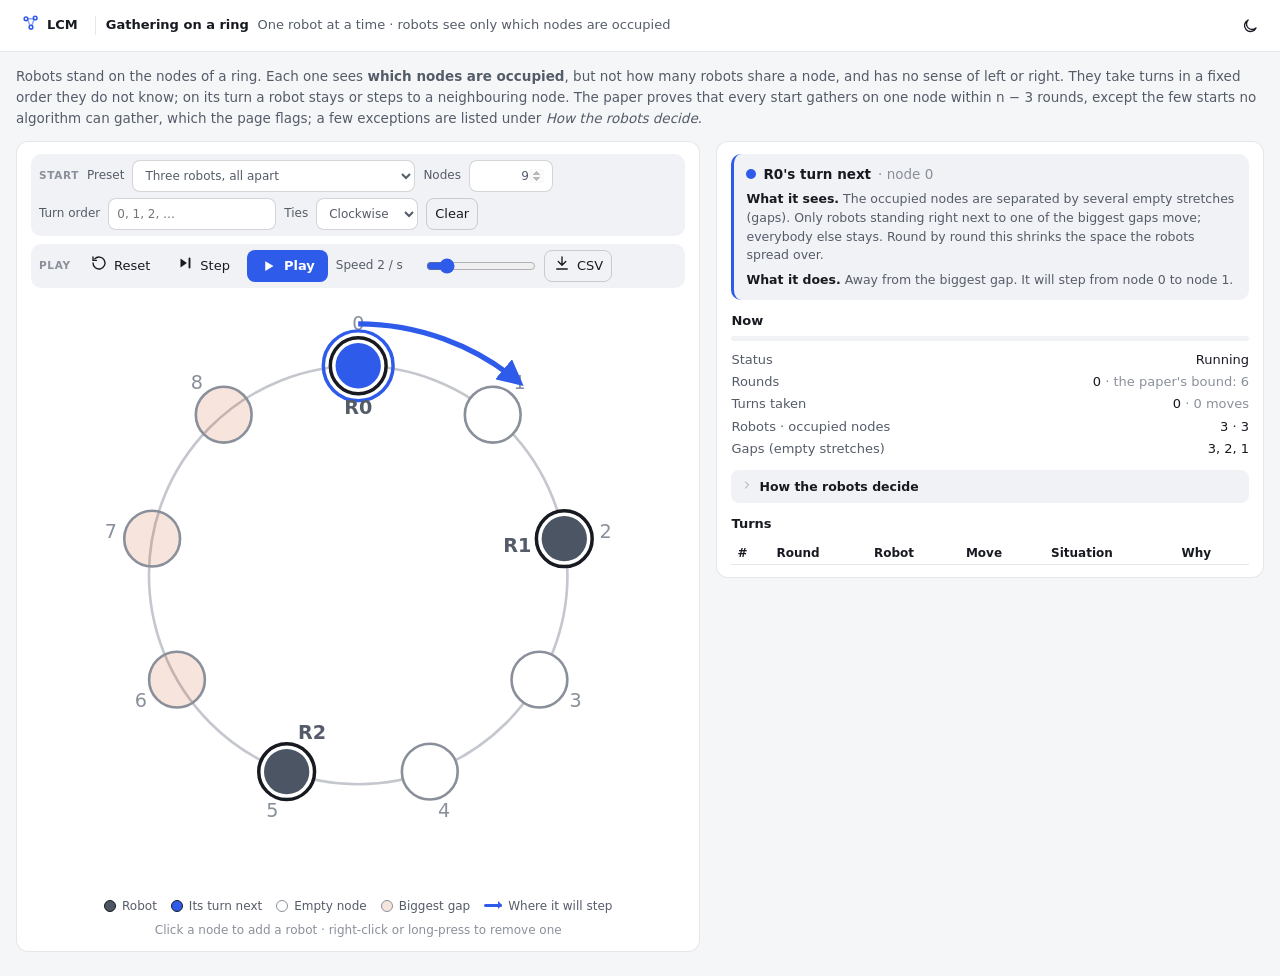
<file: web/ring.html>
<!DOCTYPE html>
<html lang="en">
<head>
  <meta charset="UTF-8">
  <meta name="viewport" content="width=device-width, initial-scale=1.0">
  <title>Ring gathering · LCM Simulator</title>
  <meta name="description" content="Robots on the nodes of a ring gather on one node, one robot at a time, seeing only which nodes are occupied.">
  <script>
    (() => {
      let t = "system";
      try { t = localStorage.getItem("lcm-theme") || "system"; } catch {}
      if (t !== "system") document.documentElement.dataset.theme = t;
    })();
  </script>
  <link rel="stylesheet" href="styles.css">
  <link rel="stylesheet" href="sqgathering.css">
  <link rel="stylesheet" href="ring.css">
</head>
<body class="sqg">
  <header class="sqg-bar">
    <a class="btn" href="../" title="Back to the simulator"><span data-icon="logo" data-size="20"></span><span class="brand-name">LCM</span></a>
    <span class="crumb">Gathering on a ring <span class="crumb-sub ring-sub">One robot at a time · robots see only which nodes are occupied</span></span>
    <span class="spacer"></span>
    <button id="theme" class="btn" title="Theme" aria-label="Theme"><span data-icon="moon"></span></button>
  </header>

  <p class="sqg-note ring-lead">
    Robots stand on the nodes of a ring. Each one sees <strong>which nodes are occupied</strong>, but not how many robots
    share a node, and has no sense of left or right. They take turns in a fixed order they do not know; on its turn a robot
    stays or steps to a neighbouring node. The paper proves that every start gathers on one node within n − 3 rounds,
    except the few starts no algorithm can gather, which the page flags; a few exceptions are listed under
    <em>How the robots decide</em>.
  </p>

  <div class="sqg-main ring-main">
    <section class="sqg-stage panel-card" aria-label="The ring">
      <div class="ring-toolbar">
        <div class="ring-group" role="group" aria-label="Start">
          <span class="ring-group-label">Start</span>
          <label class="field compact"><span>Preset</span><select id="preset"></select></label>
          <label class="field compact"><span>Nodes</span><input id="nodes" type="number" min="3" max="60" value="9"></label>
          <label class="field compact" title="The order robots take turns in, e.g. 2, 0, 1 (empty: by number)"><span>Turn order</span><input id="order" type="text" placeholder="0, 1, 2, …" spellcheck="false"></label>
          <label class="field compact" title="When both directions are equally good, which one the robot takes"><span>Ties</span>
            <select id="ties"><option value="next">Clockwise</option><option value="random">At random</option></select>
          </label>
          <button id="clear" class="btn outline" title="Remove every robot">Clear</button>
        </div>
        <div class="ring-group" role="group" aria-label="Playback">
          <span class="ring-group-label">Play</span>
          <button id="reset" class="btn" title="Back to the start"><span data-icon="reset"></span><span class="label">Reset</span></button>
          <button id="step" class="btn" title="One turn (→)"><span data-icon="stepEvent"></span><span class="label">Step</span></button>
          <button id="play" class="btn primary" title="Play (Space)"><span data-icon="play"></span><span class="label">Play</span></button>
          <label class="field compact ring-speed"><span>Speed <output id="speed_out">2 / s</output></span>
            <input id="speed" type="range" min="0.5" max="30" step="0.5" value="2" aria-label="Turns per second"></label>
          <button id="csv" class="btn outline" title="Download every turn so far as CSV"><span data-icon="download"></span><span class="label">CSV</span></button>
        </div>
      </div>
      <svg id="ring" viewBox="-160 -160 320 320" role="img" aria-label="Ring of nodes with robots"></svg>
      <div id="ring_status" class="ring-status" role="status" aria-live="polite"></div>
      <ul class="ring-key" aria-label="Key">
        <li><span class="key-dot robot"></span>Robot</li>
        <li><span class="key-dot next"></span>Its turn next</li>
        <li><span class="key-dot empty"></span>Empty node</li>
        <li><span class="key-dot gap"></span>Biggest gap</li>
        <li><span class="key-arrow"></span>Where it will step</li>
        <li class="ring-help">Click a node to add a robot · right-click or long-press to remove one</li>
      </ul>
    </section>

    <section class="panel-card ring-side" aria-label="What happens">
      <div id="next_card" class="ring-next" aria-live="polite"></div>
      <h3>Now</h3>
      <div class="ring-progress" aria-hidden="true"><div id="ring_bar"></div></div>
      <dl id="facts" class="ring-facts"></dl>
      <div id="warning" class="ring-warning" hidden></div>
      <details class="ring-how">
        <summary><span class="chev" data-icon="chevron" data-size="12"></span>How the robots decide</summary>
        <div class="ring-how-body">
          <p>Every robot follows the same rules and remembers nothing from one turn to the next. On its turn it looks at the
            ring and sees only which nodes are occupied: it cannot count the robots on a node, and it cannot tell clockwise from
            anticlockwise, so it describes what it sees by the empty stretches between occupied nodes (the gaps) and by which
            of its two neighbours are occupied.</p>
          <p>The robots take turns in a fixed order that they do not know. A <strong>round</strong> ends once every robot has
            had its turn. On its turn a robot either stays or steps to one of its two neighbouring nodes.</p>
          <p>The rules are checked from the most finished situation down to the most spread out one, and the first that
            matches decides the move. Gathered robots stay. When two or three neighbouring nodes are left, the robots at the
            ends step onto the occupied neighbour. When two occupied nodes have one empty node between them, robots step into
            it. With several gaps, only robots standing next to one of the biggest gaps move, which pulls the robots together a
            little more every round.</p>
          <p>From almost every start the robots end up on a single node within <strong>n − 3 rounds</strong>, where n is the
            number of nodes. A few starts are symmetric in a way no rule can break, because the turn order can always undo
            what one robot does; the page marks those starts so you can watch them fail.</p>
          <p><strong>Note.</strong> Theorem V.1 (n − 3 epochs) is the paper's claim; an exhaustive check found these
            exceptions (every start, every turn order and every tie choice on small rings):</p>
          <ul>
            <li>5 nodes, 4 robots, stacked on three nodes that are not consecutive (e.g. nodes 0, 3, 1, 0): they never
              gather; two robots swap places for ever.</li>
            <li>6 nodes with 5 to 9 robots, and 8 nodes with 8 robots: some starts take n − 2 rounds, one more than the
              bound, among them the paper's Fig. 4 example (6 nodes, robots on 0, 5, 3, 2, 0).</li>
            <li>3 nodes, 2 robots: one round, over a bound of 0.</li>
          </ul>
        </div>
      </details>
      <h3>Turns <span class="ring-count" id="turns_count"></span></h3>
      <div class="ring-table-wrap"><table id="trace" class="ring-trace"><thead><tr><th>#</th><th>Round</th><th>Robot</th><th>Move</th><th>Situation</th><th>Why</th></tr></thead><tbody></tbody></table></div>
    </section>
  </div>

  <script type="module" src="ring.js"></script>
</body>
</html>
</file>
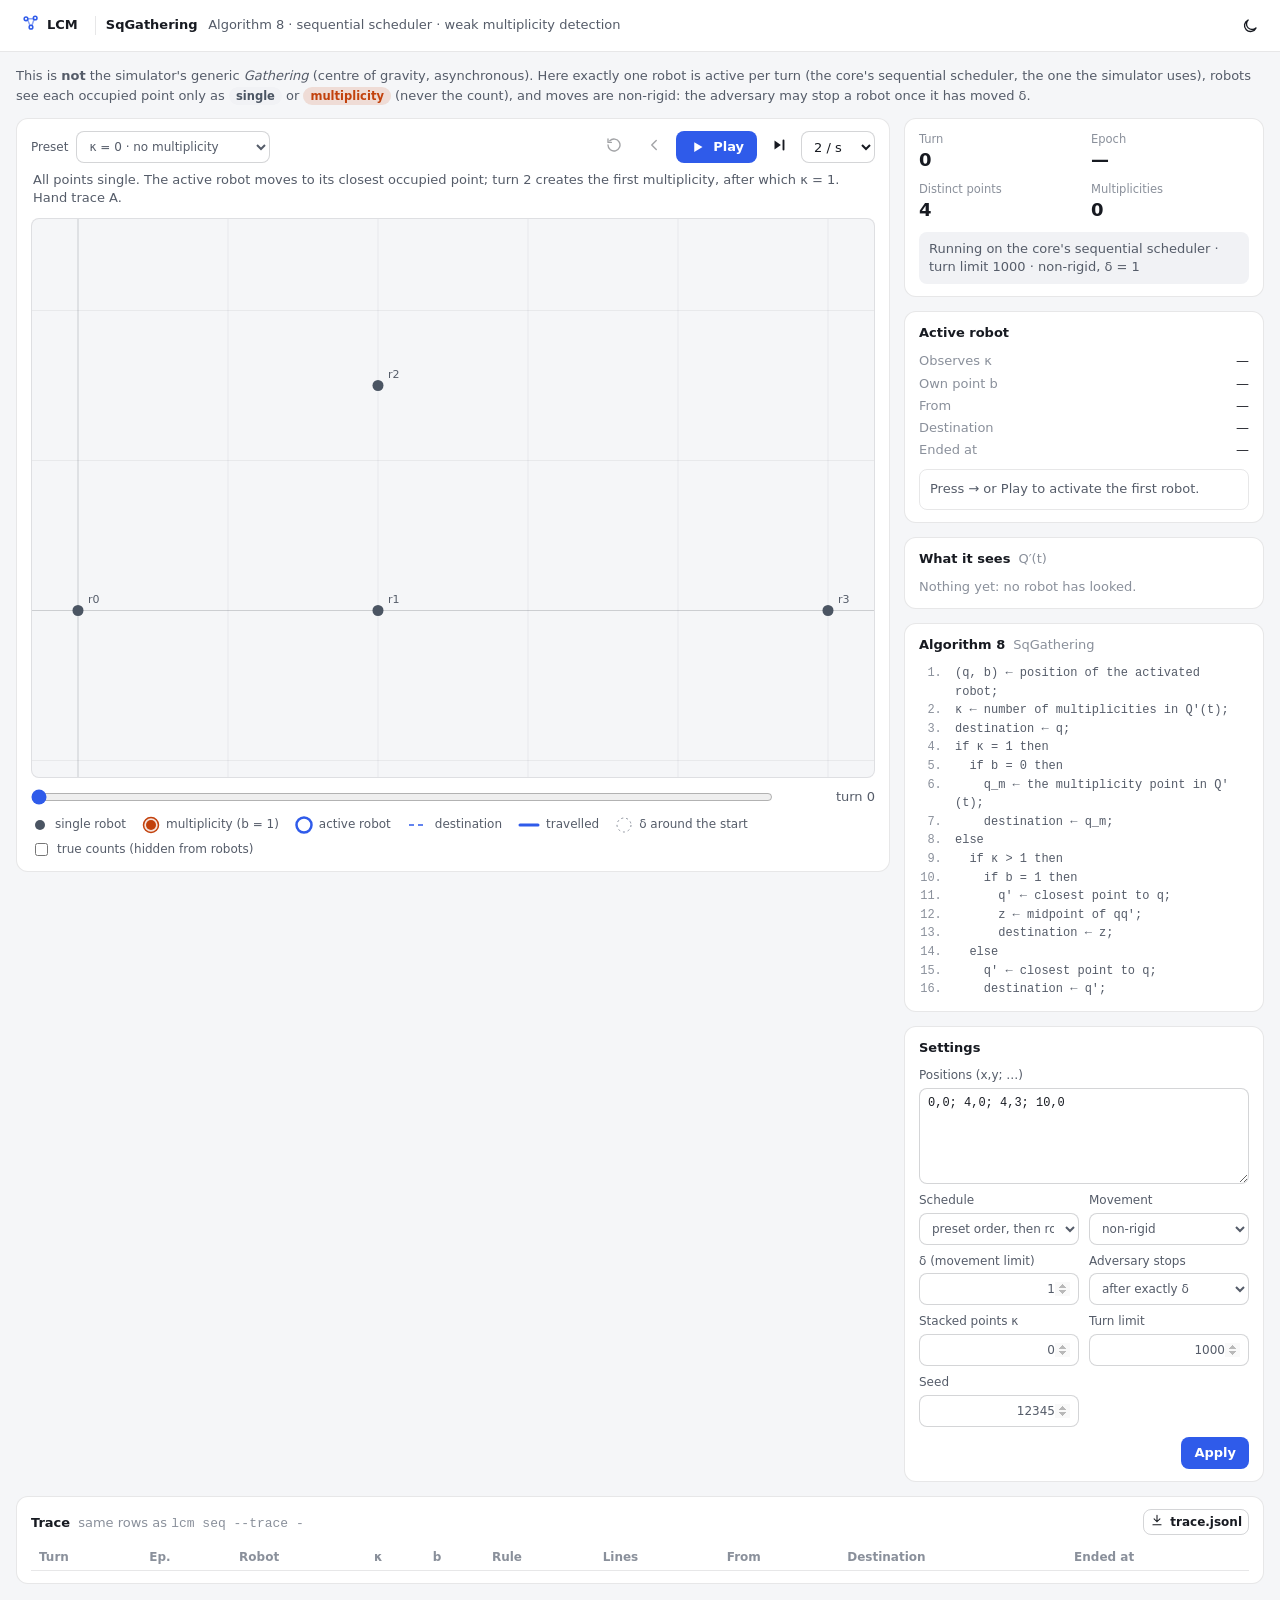
<file: web/sqgathering.html>
<!DOCTYPE html>
<html lang="en">
<head>
  <meta charset="UTF-8">
  <meta name="viewport" content="width=device-width, initial-scale=1.0">
  <title>SqGathering · LCM Simulator</title>
  <meta name="description" content="Algorithm 8 (SqGathering): gathering with weak multiplicity detection under a sequential scheduler, round by round.">
  <script>
    (() => {
      let t = "system";
      try { t = localStorage.getItem("lcm-theme") || "system"; } catch {}
      if (t !== "system") document.documentElement.dataset.theme = t;
    })();
  </script>
  <link rel="stylesheet" href="styles.css">
  <link rel="stylesheet" href="sqgathering.css">
</head>
<body class="sqg">
  <header class="sqg-bar">
    <a class="btn" href="../" title="Back to the simulator"><span data-icon="logo" data-size="20"></span><span class="brand-name">LCM</span></a>
    <span class="crumb">SqGathering <span class="crumb-sub">Algorithm 8 · sequential scheduler · weak multiplicity detection</span></span>
    <span class="spacer"></span>
    <button id="theme" class="btn" title="Theme" aria-label="Theme"><span data-icon="moon"></span></button>
  </header>

  <p class="sqg-note">
    This is <strong>not</strong> the simulator's generic <em>Gathering</em> (centre of gravity, asynchronous).
    Here exactly one robot is active per turn (the core's sequential scheduler, the one the simulator uses), robots see each occupied point only as
    <span class="chip single">single</span> or <span class="chip multi">multiplicity</span> (never the count),
    and moves are non-rigid: the adversary may stop a robot once it has moved δ.
  </p>

  <div class="sqg-main">
    <section class="sqg-stage panel-card" aria-label="Configuration">
      <div class="controls" role="toolbar" aria-label="Playback">
        <label class="field compact">
          <span>Preset</span>
          <select id="preset"></select>
        </label>
        <span class="spacer"></span>
        <button id="restart" class="btn" title="Back to turn 0 (Home)" aria-label="Back to turn 0"><span data-icon="reset"></span></button>
        <button id="back" class="btn" title="Previous turn (←)" aria-label="Previous turn"><span data-icon="chevron" class="flip"></span></button>
        <button id="play" class="btn primary" title="Play (Space)"><span data-icon="play"></span><span class="label">Play</span></button>
        <button id="step" class="btn" title="Next turn (→)" aria-label="Next turn"><span data-icon="stepEvent"></span></button>
        <select id="speed" aria-label="Turns per second" title="Turns per second">
          <option value="1">1 / s</option>
          <option value="2" selected>2 / s</option>
          <option value="5">5 / s</option>
          <option value="20">20 / s</option>
        </select>
      </div>
      <p id="preset_blurb" class="blurb"></p>
      <div class="canvas-wrap">
        <svg id="view" role="img" aria-label="Robot positions"></svg>
      </div>
      <div class="scrub">
        <input id="scrub" type="range" min="0" max="0" value="0" aria-label="Turn">
        <span id="scrub_label" class="num">turn 0</span>
      </div>
      <ul class="legend">
        <li><svg width="18" height="18" viewBox="-9 -9 18 18"><circle r="5" class="pt-single"/></svg>single robot</li>
        <li><svg width="18" height="18" viewBox="-9 -9 18 18"><circle r="7.5" class="pt-multi-ring"/><circle r="5" class="pt-multi"/></svg>multiplicity (b = 1)</li>
        <li><svg width="18" height="18" viewBox="-9 -9 18 18"><circle r="7.5" class="pt-active"/></svg>active robot</li>
        <li><svg width="22" height="18" viewBox="-11 -9 22 18"><path d="M-9 0H9" class="mv-planned"/></svg>destination</li>
        <li><svg width="22" height="18" viewBox="-11 -9 22 18"><path d="M-9 0H9" class="mv-done"/></svg>travelled</li>
        <li><svg width="18" height="18" viewBox="-9 -9 18 18"><circle r="7" class="delta-ring"/></svg>δ around the start</li>
        <li><label class="inline"><input id="counts" type="checkbox"> true counts (hidden from robots)</label></li>
      </ul>
    </section>

    <aside class="sqg-side">
      <section class="panel-card" aria-label="Status">
        <div class="stats">
          <div><span class="k">Turn</span><span id="s_round" class="v num">0</span></div>
          <div><span class="k">Epoch</span><span id="s_epoch" class="v num">—</span></div>
          <div><span class="k">Distinct points</span><span id="s_distinct" class="v num">—</span></div>
          <div><span class="k">Multiplicities</span><span id="s_multi" class="v num">—</span></div>
        </div>
        <div id="s_status" class="status"></div>
      </section>

      <section class="panel-card" aria-label="Active robot">
        <h2>Active robot <span id="a_robot" class="robot-tag"></span></h2>
        <dl class="kv">
          <dt>Observes κ</dt><dd id="a_kappa" class="num">—</dd>
          <dt>Own point b</dt><dd id="a_b">—</dd>
          <dt>From</dt><dd id="a_from" class="num">—</dd>
          <dt>Destination</dt><dd id="a_dest" class="num">—</dd>
          <dt>Ended at</dt><dd id="a_stop" class="num">—</dd>
        </dl>
        <div id="a_rule" class="rule-card">Step to activate the first robot.</div>
      </section>

      <section class="panel-card" aria-label="Observation">
        <h2>What it sees <span class="muted">Q′(t)</span></h2>
        <ul id="obs" class="obs"></ul>
      </section>

      <section class="panel-card" aria-label="Algorithm 8">
        <h2>Algorithm 8 <span class="muted">SqGathering</span></h2>
        <ol id="algo" class="algo"></ol>
      </section>

      <section class="panel-card" aria-label="Settings">
        <h2>Settings</h2>
        <div class="settings">
          <label class="field"><span>Positions (x,y; …)</span><textarea id="f_positions" rows="3" spellcheck="false"></textarea></label>
          <label class="field"><span>Schedule</span>
            <select id="f_schedule">
              <option value="preset">preset order, then round-robin</option>
              <option value="round-robin">round-robin</option>
              <option value="random">random order each epoch</option>
            </select>
          </label>
          <label class="field"><span>Movement</span>
            <select id="f_movement">
              <option value="non-rigid">non-rigid</option>
              <option value="rigid">rigid</option>
            </select>
          </label>
          <label class="field"><span>δ (movement limit)</span><input id="f_delta" type="number" min="0.01" step="0.1"></label>
          <label class="field"><span>Adversary stops</span>
            <select id="f_stop">
              <option value="delta">after exactly δ</option>
              <option value="random">at random (≥ δ)</option>
              <option value="half">halfway (≥ δ)</option>
            </select>
          </label>
          <label class="field"><span>Stacked points κ</span><input id="f_multiplicities" type="number" min="0" step="1"></label>
          <label class="field"><span>Turn limit</span><input id="f_budget" type="number" min="0" step="1"></label>
          <label class="field"><span>Seed</span><input id="f_seed" type="number" min="0" step="1"></label>
        </div>
        <div class="row-end">
          <span id="f_error" class="error" role="alert"></span>
          <button id="apply" class="btn primary">Apply</button>
        </div>
      </section>
    </aside>
  </div>

  <section class="panel-card trace-card" aria-label="Trace">
    <h2>Trace <span class="muted">same rows as <code>lcm seq --trace -</code></span>
      <span class="spacer"></span>
      <button id="download" class="btn small outline" title="Download the trace as JSON lines"><span data-icon="download" data-size="14"></span>trace.jsonl</button>
    </h2>
    <div class="trace-wrap">
      <table class="trace">
        <thead><tr><th>Turn</th><th>Ep.</th><th>Robot</th><th>κ</th><th>b</th><th>Rule</th><th>Lines</th><th>From</th><th>Destination</th><th>Ended at</th></tr></thead>
        <tbody id="trace"></tbody>
      </table>
    </div>
  </section>

  <script type="module" src="sqgathering.js"></script>
</body>
</html>
</file>
<file: web/styles.css>
/* LCM simulator: design tokens and components. No external fonts or CSS
 * frameworks; everything here is used by index.html. */

:root {
  color-scheme: light;
  --canvas: #f5f6f8;
  --bounds: rgba(20, 24, 33, 0.16);
  --surface: rgba(255, 255, 255, 0.9);
  --surface-solid: #ffffff;
  --surface-2: #f1f2f5;
  --border: rgba(20, 24, 33, 0.1);
  --border-strong: rgba(20, 24, 33, 0.18);
  --text: #171a21;
  --text-2: #555c69;
  --text-3: #8a909b;
  --accent: #2f5bea;
  --accent-text: #ffffff;
  --accent-weak: rgba(47, 91, 234, 0.1);
  --danger: #c62828;
  --warn-weak: rgba(217, 119, 6, 0.12);
  --warn-text: #92400e;
  --shadow: 0 1px 2px rgba(16, 24, 40, 0.05), 0 6px 20px rgba(16, 24, 40, 0.08);
  --radius: 12px;
  --radius-sm: 8px;
  --font: system-ui, -apple-system, "Segoe UI", Roboto, "Helvetica Neue", Arial, sans-serif;
  --mono: ui-monospace, SFMono-Regular, Menlo, Consolas, monospace;
}

@media (prefers-color-scheme: dark) {
  :root:not([data-theme="light"]) {
    color-scheme: dark;
    --canvas: #0e1014;
    --bounds: rgba(230, 234, 242, 0.14);
    --surface: rgba(25, 28, 35, 0.88);
    --surface-solid: #191c23;
    --surface-2: #22262e;
    --border: rgba(230, 234, 242, 0.09);
    --border-strong: rgba(230, 234, 242, 0.18);
    --text: #e9ebef;
    --text-2: #a6acb8;
    --text-3: #6f7683;
    --accent: #7090ff;
    --accent-text: #0e1014;
    --accent-weak: rgba(112, 144, 255, 0.16);
    --danger: #ff6b6b;
    --warn-weak: rgba(251, 191, 36, 0.14);
    --warn-text: #fbbf24;
    --shadow: 0 1px 2px rgba(0, 0, 0, 0.3), 0 8px 24px rgba(0, 0, 0, 0.35);
  }
}

:root[data-theme="dark"] {
  color-scheme: dark;
  --canvas: #0e1014;
  --bounds: rgba(230, 234, 242, 0.14);
  --surface: rgba(25, 28, 35, 0.88);
  --surface-solid: #191c23;
  --surface-2: #22262e;
  --border: rgba(230, 234, 242, 0.09);
  --border-strong: rgba(230, 234, 242, 0.18);
  --text: #e9ebef;
  --text-2: #a6acb8;
  --text-3: #6f7683;
  --accent: #7090ff;
  --accent-text: #0e1014;
  --accent-weak: rgba(112, 144, 255, 0.16);
  --danger: #ff6b6b;
  --warn-weak: rgba(251, 191, 36, 0.14);
  --warn-text: #fbbf24;
  --shadow: 0 1px 2px rgba(0, 0, 0, 0.3), 0 8px 24px rgba(0, 0, 0, 0.35);
}

* { box-sizing: border-box; }
html, body { margin: 0; height: 100%; overflow: hidden; }
body {
  background: var(--canvas);
  color: var(--text);
  font: 13px/1.4 var(--font);
  -webkit-font-smoothing: antialiased;
}
button, input, select { font: inherit; color: inherit; }
.num { font-variant-numeric: tabular-nums; }
[hidden] { display: none !important; }

/* ---------------------------------------------------------------- canvas */
#stage { position: fixed; inset: 0; }
#canvas { display: block; width: 100%; height: 100%; touch-action: none; cursor: crosshair; }
#canvas.panning { cursor: grabbing; }

/* ---------------------------------------------------------------- panels */
.panel {
  position: fixed;
  z-index: 10;
  background: var(--surface);
  border: 1px solid var(--border);
  border-radius: var(--radius);
  box-shadow: var(--shadow);
  backdrop-filter: blur(12px) saturate(1.2);
  -webkit-backdrop-filter: blur(12px) saturate(1.2);
}
body.clean .panel:not(.keep) { display: none !important; }

/* toolbar, top left */
#toolbar { top: 12px; left: 12px; display: flex; align-items: center; gap: 4px; padding: 6px; }
.brand { display: flex; align-items: center; gap: 8px; padding: 0 8px 0 4px; font-weight: 650; letter-spacing: 0.01em; white-space: nowrap; }
.brand svg { color: var(--accent); }
.divider { width: 1px; align-self: stretch; margin: 4px 4px; background: var(--border); }

/* settings, left under the toolbar */
#settings { top: 68px; left: 12px; width: 300px; max-height: calc(100vh - 80px); display: flex; flex-direction: column; }
.panel-head { display: flex; align-items: center; gap: 8px; padding: 12px 14px 8px; }
.panel-head h2 { margin: 0; font-size: 13px; font-weight: 650; }
.panel-head .spacer { flex: 1; }
.panel-body { overflow-y: auto; padding: 0 6px 6px; }
.panel-foot { display: flex; justify-content: space-between; align-items: center; gap: 8px; padding: 8px 14px 12px; border-top: 1px solid var(--border); color: var(--text-3); font-size: 12px; }

.group { border-radius: var(--radius-sm); }
.group > summary {
  list-style: none; cursor: pointer; display: flex; align-items: center; gap: 6px;
  padding: 8px; font-weight: 600; color: var(--text-2); border-radius: var(--radius-sm);
  text-transform: uppercase; font-size: 11px; letter-spacing: 0.06em;
}
.group > summary::-webkit-details-marker { display: none; }
.group > summary:hover { background: var(--surface-2); }
.group > summary .chev { transition: transform 0.15s; color: var(--text-3); }
.group[open] > summary .chev { transform: rotate(90deg); }
.group-body { padding: 0 8px 8px; display: grid; gap: 10px; }

.field { display: grid; gap: 4px; }
.field-top { display: flex; align-items: center; gap: 8px; }
.field-top label { flex: 1; color: var(--text); }
.field-top label.has-hint { flex: 0 1 auto; margin-right: auto; cursor: help; text-decoration: underline dotted var(--text-3); text-underline-offset: 3px; }
.field.disabled { opacity: 0.45; }
.field .sub { color: var(--text-3); font-size: 11.5px; }

input[type="number"], select {
  height: 28px; border-radius: 7px; border: 1px solid var(--border-strong);
  background: var(--surface-solid); padding: 0 8px; min-width: 0;
}
input[type="number"] { width: 84px; text-align: right; font-variant-numeric: tabular-nums; }
input[type="number"]::-webkit-inner-spin-button { opacity: 0.4; }
select { padding-right: 24px; }
input:focus-visible, select:focus-visible, textarea:focus-visible, button:focus-visible, summary:focus-visible {
  outline: 2px solid var(--accent); outline-offset: 1px;
}

textarea {
  width: 100%; resize: vertical; min-height: 96px; padding: 6px 8px; border-radius: 7px;
  border: 1px solid var(--border-strong); background: var(--surface-solid); color: var(--text);
  font: 12px/1.5 var(--mono); tab-size: 4;
}
.field .sub.error { color: var(--danger); }
.field .sub.note { margin-top: -2px; }
.start-summary { margin: 0; padding: 8px 10px; border-radius: 7px; background: var(--surface-2); color: var(--text-2); font-size: 12px; line-height: 1.45; }
.more > summary { list-style: none; cursor: pointer; display: inline-flex; align-items: center; gap: 4px; color: var(--text-2); font-size: 12px; padding: 2px 0; }
.more > summary::-webkit-details-marker { display: none; }
.more > summary:hover { color: var(--text); }
.more > summary .chev { transition: transform 0.15s; color: var(--text-3); }
.more[open] > summary .chev { transform: rotate(90deg); }
.more-body { display: grid; gap: 10px; padding: 8px 0 0 10px; margin-top: 4px; border-left: 2px solid var(--border); }
input[type="range"] { width: 100%; height: 18px; margin: 0; background: transparent; accent-color: var(--accent); cursor: pointer; }

/* switch */
.switch { position: relative; width: 32px; height: 18px; flex: none; }
.switch input { position: absolute; inset: 0; opacity: 0; margin: 0; cursor: pointer; }
.switch span { position: absolute; inset: 0; border-radius: 999px; background: var(--border-strong); transition: background 0.15s; pointer-events: none; }
.switch span::after { content: ""; position: absolute; top: 2px; left: 2px; width: 14px; height: 14px; border-radius: 50%; background: #fff; box-shadow: 0 1px 2px rgba(0,0,0,.25); transition: transform 0.15s; }
.switch input:checked + span { background: var(--accent); }
.switch input:checked + span::after { transform: translateX(14px); }
.switch input:focus-visible + span { outline: 2px solid var(--accent); outline-offset: 2px; }

/* buttons */
.btn {
  display: inline-flex; align-items: center; justify-content: center; gap: 6px;
  height: 32px; min-width: 32px; padding: 0 8px; border-radius: var(--radius-sm);
  border: 1px solid transparent; background: transparent; cursor: pointer; color: var(--text); white-space: nowrap;
}
a.btn { text-decoration: none; }
.btn:hover:not(:disabled) { background: var(--surface-2); }
.btn:disabled { opacity: 0.4; cursor: default; }
.btn.primary { background: var(--accent); color: var(--accent-text); padding: 0 12px; font-weight: 600; }
.btn.primary:hover:not(:disabled) { background: var(--accent); filter: brightness(1.08); }
.btn.small { height: 26px; min-width: 26px; padding: 0 6px; font-size: 12px; }
.btn.outline { border-color: var(--border-strong); }
.btn[aria-pressed="true"] { background: var(--accent-weak); color: var(--accent); }
.btn svg { flex: none; }
#toolbar select[hidden] { display: none; }
/* The Examples menu opens under its toolbar button (positioned by app.js), like the Export menu. */
#examples_menu { right: auto; bottom: auto; min-width: 280px; max-width: min(360px, calc(100vw - 16px)); }
.menu-item { height: auto; min-height: 36px; padding: 6px 10px 6px 8px; gap: 8px; text-align: left; }
.menu-item .tick { flex: none; display: inline-flex; visibility: hidden; color: var(--accent); }
.menu-item[aria-checked="true"] .tick { visibility: visible; }
.menu-item[aria-checked="true"] { background: var(--accent-weak); }
.menu-item .text { display: grid; gap: 1px; }
.menu-item .title { font-weight: 600; }
.menu-item .note { color: var(--text-3); font-size: 11.5px; font-weight: 400; white-space: normal; }
.menu-item:first-child { margin-bottom: 4px; }
#toolbar select { height: 32px; border-radius: var(--radius-sm); background: var(--surface-solid); }
/* The menu is as wide as its longest entry: with the "per turn" entries (sequential scheduler) hold it to a width the toolbar can afford. */
#playback.has-turns { width: 100px; padding: 0 20px 0 6px; text-overflow: clip; }
/* Likewise the algorithm menu: the longest names (two-robot and crash-tolerant gathering) would push the
   toolbar into the HUD on a laptop. The open list still shows every name in full. */
#algorithm { max-width: 230px; text-overflow: ellipsis; }

.badge { display: inline-flex; align-items: center; gap: 4px; padding: 2px 8px; border-radius: 999px; font-size: 11.5px; font-weight: 600; }
.badge.warn { background: var(--warn-weak); color: var(--warn-text); }

/* HUD, top right */
#hud { top: 12px; right: 12px; width: 236px; padding: 12px 14px; display: grid; gap: 8px; }
.hud-row { display: flex; justify-content: space-between; align-items: baseline; gap: 12px; }
.hud-row .k { color: var(--text-2); }
.hud-row .v { font-variant-numeric: tabular-nums; font-weight: 600; }
.hud-time { font-size: 22px; font-weight: 650; letter-spacing: -0.01em; font-variant-numeric: tabular-nums; }
.hud-status { color: var(--text-2); font-size: 12px; }
.hud-status.ended { color: var(--accent); font-weight: 600; }
.progress { height: 6px; border-radius: 999px; background: var(--surface-2); overflow: hidden; }
.progress > div { height: 100%; width: 0; background: var(--accent); transition: width 0.25s; }
.hud-plot { display: grid; gap: 4px; }
.hud-plot canvas { width: 100%; height: 55px; display: block; border-radius: 6px; background: var(--surface-2); }
.hud-perf { color: var(--text-3); font-size: 11.5px; font-variant-numeric: tabular-nums; border-top: 1px solid var(--border); padding-top: 8px; }
.last-event { font-family: var(--mono); font-size: 11.5px; color: var(--text-2); background: var(--surface-2); border-radius: 6px; padding: 6px 8px; }

/* inspector, right under the HUD */
#inspector { top: 12px; right: 260px; width: 250px; padding: 12px 14px; display: grid; gap: 6px; }
#inspector h3 { margin: 0; font-size: 13px; display: flex; align-items: center; gap: 8px; }
#inspector h3 .spacer { flex: 1; }
#inspector dl { display: grid; grid-template-columns: auto 1fr; gap: 3px 10px; margin: 4px 0 0; }
#inspector dt { color: var(--text-2); }
#inspector dd { margin: 0; text-align: right; font-variant-numeric: tabular-nums; overflow-wrap: anywhere; }
.chip { display: inline-flex; align-items: center; gap: 6px; }
.dot { width: 10px; height: 10px; border-radius: 50%; display: inline-block; flex: none; box-shadow: inset 0 0 0 1px rgba(0,0,0,.15); }

/* legend, bottom left */
#legend { left: 12px; bottom: 12px; padding: 8px 12px; display: flex; flex-wrap: wrap; gap: 4px 14px; max-width: min(640px, calc(100vw - 90px)); }
#legend .item { display: inline-flex; align-items: center; gap: 6px; color: var(--text-2); white-space: nowrap; }
#legend .count { color: var(--text); font-weight: 600; font-variant-numeric: tabular-nums; }
#settings:not([hidden]) ~ #legend { left: 324px; max-width: calc(100vw - 400px); }

/* view tools, bottom right */
#tools { right: 12px; bottom: 12px; display: flex; flex-direction: column; gap: 2px; padding: 4px; }
.menu { position: fixed; z-index: 30; right: 60px; bottom: 60px; padding: 4px; display: grid; min-width: 190px; }
.menu .btn { justify-content: flex-start; }

/* A short laptop screen: the status panel and the view tools share the right edge, so tighten the panel. */
@media (min-width: 761px) and (max-height: 800px) {
  #hud { gap: 4px; padding: 10px 14px; }
}

/* Wherever the view tools are a column (twelve of them), they take two columns, and the status panel (the tallest panel,
 * at the other end of the right edge) gives up its plot, then everything but the essentials, so the two never meet. */
@media (min-width: 761px) and (min-height: 521px) {
  #tools { display: grid; grid-template-columns: repeat(2, auto); gap: 2px; }
}
/* Phones: twelve tools in one row are too many; full screen is the one a phone can do without. */
@media (max-width: 760px) { #fullscreen { display: none; } }
/* Where the status panel's Zoom row is shown (not on phones, nor on screens under 581 px high, which drop its extra rows), it has the + and −. */
@media (min-width: 761px) and (min-height: 581px) { #zoom_in, #zoom_out { display: none; } }
#canvas.measuring { cursor: crosshair; }
@media (min-width: 761px) and (max-height: 680px) {
  #hud .hud-plot { display: none; }
}
@media (min-width: 761px) and (max-height: 580px) {
  #hud .hud-extra { display: none !important; }
}

/* The overview map: bottom right, just left of the view tools (app.js sets its right edge). Only where there is room. */
#overview { bottom: 12px; right: 76px; padding: 0; overflow: hidden; z-index: 4; cursor: crosshair; line-height: 0; }
#overview canvas { display: block; }
@media (max-width: 1219px), (max-height: 520px) { #overview { display: none; } }

/* The caption while a turn is played one at a time: above the legend, left-aligned with it. */
#turn_caption { left: 12px; bottom: 56px; width: min(500px, calc(100vw - 100px)); padding: 10px 14px; display: grid; gap: 3px; z-index: 5; }
#settings:not([hidden]) ~ #turn_caption { left: 324px; width: min(500px, calc(100vw - 440px)); }
#turn_caption .cap-head { font-weight: 650; }
#turn_caption .cap-body { color: var(--text-2); line-height: 1.4; }

/* scale bar in the status panel */
#hud .scale { display: inline-flex; align-items: center; gap: 8px; }
#hud .zoomgauge { display: inline-flex; align-items: center; gap: 4px; }
#hud .zoombtn { width: 20px; height: 20px; min-width: 20px; padding: 0; border: 1px solid var(--border-strong); border-radius: 6px; }
#hud_zoom { min-width: 48px; text-align: right; }
#hud_zoom_meter { position: relative; display: inline-block; width: 40px; height: 8px; border-radius: 4px; overflow: hidden; background: var(--surface-2);
  background-image: repeating-linear-gradient(90deg, transparent 0, transparent calc(16.667% - 1px), var(--border-strong) calc(16.667% - 1px), var(--border-strong) 16.667%); }
#hud_zoom_fill { position: absolute; left: 0; top: 0; bottom: 0; width: 0; background: var(--accent); opacity: 0.85; border-radius: 4px; }
#hud_scale_bar { display: inline-block; height: 7px; border: 1.5px solid var(--text-2); border-top: none; box-sizing: border-box; }

/* hover tooltip */
#tip { position: fixed; z-index: 20; pointer-events: none; padding: 4px 8px; border-radius: 6px; background: var(--surface-solid); border: 1px solid var(--border); box-shadow: var(--shadow); font-size: 12px; white-space: nowrap; }

/* overlays */
.overlay { position: fixed; inset: 0; z-index: 40; display: grid; place-items: center; background: rgba(10, 12, 16, 0.28); }
.overlay.plain { background: transparent; pointer-events: none; }
.dialog { position: relative; width: min(460px, calc(100vw - 32px)); padding: 18px 20px; pointer-events: auto; }
.dialog h2 { margin: 0 0 12px; font-size: 15px; }
.dialog .close { position: absolute; top: 12px; right: 12px; }
.dialog.wide { width: min(560px, calc(100vw - 32px)); display: grid; gap: 10px; }
.dialog.wide h2 { margin: 0; }
.dialog p.sub { margin: 0; color: var(--text-2); font-size: 12px; line-height: 1.5; }
.dialog code { font-family: var(--mono); font-size: 11.5px; }
.dialog-foot { display: flex; align-items: center; justify-content: space-between; gap: 12px; }
.dialog-foot .sub { font-size: 12px; color: var(--text-3); }
/* The "Embed in a web page" window (embed.js). */
#embed_dialog .dialog { max-height: calc(100dvh - 24px); overflow-y: auto; }
.embed-options { display: grid; grid-template-columns: auto 1fr; gap: 8px 14px; align-items: center; font-size: 13px; }
.embed-options .k { color: var(--text-2); }
.embed-options .checks, .embed-options .size { display: flex; flex-wrap: wrap; gap: 6px 14px; }
.embed-options .check { display: inline-flex; align-items: center; gap: 5px; }
.embed-options .size label { display: inline-flex; align-items: center; gap: 6px; }
.embed-options .size input { width: 64px; height: 28px; }
.embed-options .presets { display: inline-flex; flex-wrap: wrap; gap: 6px; }
.embed-options select { height: 30px; max-width: 100%; }
.embed-options .check:has(input:disabled) { color: var(--text-3); }
#embed_code { width: 100%; font-family: var(--mono); font-size: 11.5px; line-height: 1.45; resize: vertical; word-break: break-all; }
.dialog-foot .buttons { display: flex; gap: 8px; }
#embed_try { text-decoration: none; }
#embed_try:hover { color: var(--accent); }
.dialog-foot .sub.error { color: var(--danger); }
#coords textarea { min-height: 240px; }
.keys { display: grid; grid-template-columns: auto 1fr; gap: 6px 14px; align-items: center; }
.keys .combo { display: inline-flex; align-items: center; gap: 4px; color: var(--text-3); white-space: nowrap; }
kbd { color: var(--text); font-family: var(--mono); font-size: 11.5px; padding: 1px 6px; border-radius: 5px; border: 1px solid var(--border-strong); background: var(--surface-2); white-space: nowrap; }
.loading { display: flex; align-items: center; gap: 10px; color: var(--text-2); }
.spinner { width: 16px; height: 16px; border-radius: 50%; border: 2px solid var(--border-strong); border-top-color: var(--accent); animation: spin 0.8s linear infinite; }
@keyframes spin { to { transform: rotate(360deg); } }

#toast { position: fixed; z-index: 50; left: 50%; bottom: 16px; transform: translateX(-50%); padding: 8px 14px; border-radius: 999px; background: var(--surface-solid); border: 1px solid var(--border); box-shadow: var(--shadow); max-width: calc(100vw - 32px); }
#toast.error { color: var(--danger); border-color: var(--danger); }

@media (prefers-reduced-motion: reduce) { * { transition: none !important; animation: none !important; } }

/* ------------------------------------------------------------ smaller screens
 * Desktop is the layout above. --top-h is the toolbar's bottom edge and
 * --hud-bottom the stats card's, both set by app.js, so panels stack under
 * whatever height the toolbar wraps to. */
.sheet-close { display: none; }

/* Tablet and small laptops: icon-only toolbar, stats under it on the right. */
@media (max-width: 1219px) {
  #toolbar .label { display: none; }
  /* Never wider than the screen: if fonts run wide, the algorithm menu gives up the room. */
  #toolbar { max-width: calc(100vw - 24px); }
  #algorithm { flex: 0 1 auto; min-width: 120px; }
  #hud { top: calc(var(--top-h, 56px) + 8px); width: 220px; }
  #inspector { top: calc(var(--top-h, 56px) + 8px); right: 244px; }
}

/* Compact stats wherever space is short: just time, terminated and the bar. */
@media (max-width: 760px), (max-height: 520px) {
  #hud { padding: 8px 12px; gap: 5px; width: 190px; }
  #hud .hud-extra { display: none !important; }
  .hud-time { font-size: 17px; }
}

/* Short screens (a phone held sideways): tools in a row along the bottom. */
@media (max-height: 520px) {
  #tools { flex-direction: row; }
  #settings { max-height: calc(100vh - var(--top-h, 56px) - 20px); }
  #legend { display: none; }
  #turn_caption, #settings:not([hidden]) ~ #turn_caption { bottom: 68px; left: 12px; width: min(500px, calc(100vw - 100px)); }
}

/* Phones: full-width toolbar, settings as a bottom sheet, tools in a row. */
@media (max-width: 760px) {
  #toolbar { top: 8px; left: 8px; right: 8px; flex-wrap: wrap; justify-content: space-between; row-gap: 6px; }
  #toolbar .brand, #toolbar .divider { display: none; }
  #algorithm { flex: 1 1 150px; min-width: 0; }
  #examples_menu { left: 8px !important; right: 8px; max-width: none; }
  #hud { top: calc(var(--top-h, 96px) + 6px); left: 8px; right: 8px; width: auto; grid-template-columns: auto 1fr auto; align-items: center; column-gap: 12px; }
  #hud .hud-row:first-child { grid-column: 3; grid-row: 1; }
  #hud .hud-time { grid-column: 1; grid-row: 1; }
  #hud .hud-row:not(:first-child) { grid-column: 2; grid-row: 1; justify-content: flex-start; }
  #hud .progress { grid-column: 1 / -1; }
  #hud .hud-row:first-child .k { display: none; }
  #settings { top: auto; left: 0; right: 0; bottom: 0; width: auto; max-height: 72vh; border-radius: 16px 16px 0 0; z-index: 25; box-shadow: 0 -8px 30px rgba(0, 0, 0, 0.18); }
  .sheet-close { display: inline-flex; }
  #tools { left: 8px; right: 8px; bottom: 8px; flex-direction: row; justify-content: space-between; }
  #tools .btn { flex: 1 1 0; min-width: 0; padding: 0; } /* ten buttons share the row, however narrow the phone */
  #legend, #settings:not([hidden]) ~ #legend { left: 8px; right: 8px; bottom: 64px; max-width: none; }
  #turn_caption, #settings:not([hidden]) ~ #turn_caption { left: 8px; right: 8px; bottom: 112px; width: auto; }
  #inspector { top: calc(var(--hud-bottom, 150px) + 6px); left: 8px; right: 8px; width: auto; }
  .menu { right: 8px; bottom: 64px; }
}

/* Touch screens: finger-sized targets. */
@media (pointer: coarse) {
  .btn { height: 40px; min-width: 40px; }
  .btn.small { height: 34px; min-width: 34px; }
  #toolbar select { height: 40px; }
  .field select, .field input[type="number"] { height: 36px; }
  input[type="range"] { height: 28px; }
}

/* Embedded in another page (?embed, see embed.js): the robots and the chosen buttons only. */
body.embed :is(#settings, #hud, #inspector, #legend, #tools, #overview, #examples_menu, #export_menu, #dirty) { display: none !important; }
body.embed #toolbar > :is(.brand, #algorithm, #examples, .divider, #toggle_settings, #docs_link, #play, #step_event, #step_time, #reset, #playback) { display: none; }
body.embed.embed-play #toolbar > #play,
body.embed.embed-step #toolbar > :is(#step_event, #step_time),
body.embed.embed-reset #toolbar > #reset,
body.embed.embed-speed #toolbar > #playback { display: inline-flex; }
body.embed #toolbar { top: 8px; left: 8px; right: auto; padding: 4px; flex-wrap: nowrap; }
body.embed #toolbar .label { display: none; }
/* A finger on the demo scrolls the page around it (the mouse still drags the view). */
body.embed #canvas { touch-action: pan-x pan-y pinch-zoom; }
body.embed #turn_caption { left: 8px; bottom: 8px; width: min(440px, calc(100vw - 16px)); padding: 7px 10px; font-size: 12.5px; }
#embed_open { position: fixed; top: 8px; right: 8px; padding: 6px 10px; font-size: 12px; color: var(--text-2); text-decoration: none; z-index: 6; }
#embed_open:hover { color: var(--accent); }
#embed_open.short { padding: 6px 9px; }
#embed_open.short .long { display: none; }
#embed_open.gone { visibility: hidden; }
/* A small box: the caption keeps to its first line, so the robots keep the room. */
@media (max-height: 360px), (max-width: 340px) {
  body.embed #turn_caption { padding: 5px 9px; }
  body.embed #turn_caption .cap-body { display: none; }
}
</file>
<file: web/docs.css>
/* Flowchart page (docs.html). Builds on styles.css: same tokens, themes and
 * buttons as the simulator. */

:root {
  --k-entry: var(--accent);
  --k-step: #7b8190;
  --k-decision: #c77d00;
  --k-end: #1f9d55;
  --k-out: #8a909b;
  --lane: rgba(20, 24, 33, 0.028);
  --lane-alt: rgba(20, 24, 33, 0.05);
  --edge: #a3a9b4;
  --yes: #1f9d55;
  --card: #ffffff;
  --card-shadow: rgba(16, 24, 40, 0.1);
  --code-bg: #f7f8fa;
  --tk-kw: #8a3ffc; --tk-ty: #0f766e; --tk-fn: #1d4ed8; --tk-str: #b45309; --tk-num: #c2410c;
  --tk-com: #8a909b; --tk-attr: #7c3aed;
}
@media (prefers-color-scheme: dark) {
  :root:not([data-theme="light"]) {
    --k-step: #9aa1ad; --k-decision: #f5b83d; --k-end: #4ade80; --k-out: #7c8391;
    --lane: rgba(230, 234, 242, 0.028); --lane-alt: rgba(230, 234, 242, 0.05);
    --edge: #5c6370; --yes: #4ade80; --card: #1c2028; --card-shadow: rgba(0, 0, 0, 0.45); --code-bg: #12151b;
    --tk-kw: #c4a5ff; --tk-ty: #5eead4; --tk-fn: #93b4ff; --tk-str: #fbbf77; --tk-num: #fdba74; --tk-com: #6f7683; --tk-attr: #d8b4fe;
  }
}
:root[data-theme="dark"] {
  --k-step: #9aa1ad; --k-decision: #f5b83d; --k-end: #4ade80; --k-out: #7c8391;
  --lane: rgba(230, 234, 242, 0.028); --lane-alt: rgba(230, 234, 242, 0.05);
  --edge: #5c6370; --yes: #4ade80; --card: #1c2028; --card-shadow: rgba(0, 0, 0, 0.45); --code-bg: #12151b;
  --tk-kw: #c4a5ff; --tk-ty: #5eead4; --tk-fn: #93b4ff; --tk-str: #fbbf77; --tk-num: #fdba74; --tk-com: #6f7683; --tk-attr: #d8b4fe;
}

body.docs { display: flex; flex-direction: column; }
.spacer { flex: 1; }
.tag { font-family: var(--mono); font-size: 10.5px; padding: 1px 5px; border-radius: 5px; color: var(--accent); background: var(--accent-weak); }

/* ------------------------------------------------------------ top bar */
.docs-bar { display: flex; align-items: center; gap: 8px; height: 52px; padding: 0 12px; flex: none;
  background: var(--surface-solid); border-bottom: 1px solid var(--border); }
.docs-bar .brand-name { font-weight: 650; }
.docs-bar [data-icon="logo"] { color: var(--accent); }
.crumb { color: var(--text-2); padding-left: 10px; border-left: 1px solid var(--border); }

.sim-card { display: flex; align-items: center; gap: 12px; padding: 12px; margin-bottom: 18px; border-radius: 12px;
  background: var(--accent); color: var(--accent-text); text-decoration: none; box-shadow: var(--shadow); }
.sim-card:hover { filter: brightness(1.08); }
.sim-card:focus-visible { outline: 2px solid var(--accent); outline-offset: 2px; }
.sim-card-icon { flex: none; width: 32px; height: 32px; border-radius: 9px; display: grid; place-items: center; background: rgba(255, 255, 255, 0.2); }
.sim-card-title { display: block; font-weight: 650; }
.sim-card-sub { display: block; font-size: 12px; opacity: 0.85; margin-top: 1px; }

/* ------------------------------------------------------------ columns */
.docs-main { flex: 1; min-height: 0; display: grid; grid-template-columns: 250px minmax(0, 1fr) 0; transition: grid-template-columns 0.18s ease; }
body.has-detail .docs-main { grid-template-columns: 250px minmax(0, 1fr) 420px; }
body:not(.has-detail) .docs-detail { visibility: hidden; padding: 0; border: 0; }
.docs-nav, .docs-content, .docs-detail { min-height: 0; overflow-y: auto; }

.docs-nav { border-right: 1px solid var(--border); padding: 16px 12px; background: var(--surface-solid); }
.nav-title { font-size: 11px; font-weight: 650; text-transform: uppercase; letter-spacing: 0.06em; color: var(--text-3); margin: 6px 8px 8px; }
.nav-title:not(:first-child) { margin-top: 22px; }
.nav-item { display: flex; gap: 10px; padding: 9px 8px; border-radius: 10px; color: var(--text); text-decoration: none; }
.nav-item:hover { background: var(--surface-2); }
.nav-item[aria-current="page"] { background: var(--accent-weak); }
.nav-num { flex: none; width: 22px; height: 22px; border-radius: 7px; display: grid; place-items: center; font-size: 12px; font-weight: 650;
  background: var(--surface-2); color: var(--text-2); }
.nav-item[aria-current="page"] .nav-num { background: var(--accent); color: var(--accent-text); }
.nav-name { display: block; font-weight: 600; }
.nav-short { display: block; color: var(--text-3); font-size: 12px; margin-top: 1px; }
.legend-list { list-style: none; margin: 0; padding: 0 8px; display: grid; gap: 8px; color: var(--text-2); font-size: 12.5px; }
.legend-list li { display: flex; align-items: center; gap: 10px; }
.legend-list .tag { width: 18px; text-align: center; padding: 1px 0; }
.nav-foot { color: var(--text-3); font-size: 12px; margin: 22px 8px 0; line-height: 1.5; }

.docs-content { padding: 22px 26px 40px; }
.chart-head h1 { margin: 2px 0 6px; font-size: 22px; letter-spacing: -0.01em; }
.stage-hint { margin: 0 auto; max-width: 60%; color: var(--text-2); font-size: 11.5px; pointer-events: none !important;
  white-space: nowrap; overflow: hidden; text-overflow: ellipsis; padding: 4px 12px; border-radius: 999px;
  background: var(--surface); border: 1px solid var(--border); backdrop-filter: blur(8px); }
.eyebrow { color: var(--accent); font-size: 12px; font-weight: 650; text-transform: uppercase; letter-spacing: 0.06em; }
.blurb { margin: 0 0 14px; color: var(--text-2); max-width: 78ch; line-height: 1.55; font-size: 13.5px; }

.stage-wrap { position: relative; border: 1px solid var(--border); border-radius: 16px; background: var(--canvas);
  overflow: hidden; height: calc(100vh - 230px); min-height: 440px; }
.stage { position: relative; overflow: hidden; width: 100%; height: 100%; cursor: grab; touch-action: none; outline: none; }
.stage.panning { cursor: grabbing; }
/* The SVG is twice the stage's size, centred on it: half a stage of chart is
   drawn beyond each edge so a drag can slide the picture (docs.js, MARGIN). */
.stage svg { position: absolute; left: -50%; top: -50%; display: block; width: 200%; height: 200%; transform-origin: 0 0; will-change: transform; }
.stage-tools { position: absolute; left: 10px; right: 10px; bottom: 10px; display: flex; align-items: center; gap: 4px; pointer-events: none; }
.stage-tools > * { pointer-events: auto; }
.stage-tools .btn:not(.primary) { background: var(--surface); border: 1px solid var(--border); backdrop-filter: blur(8px); }
.zoom-level { min-width: 46px; text-align: center; color: var(--text-2); font-size: 12px; padding: 5px 4px; border-radius: 7px; background: var(--surface); border: 1px solid var(--border); }

.notes { margin-top: 16px; border: 1px solid var(--border); border-radius: 12px; background: var(--surface-solid); }
.notes summary { cursor: pointer; padding: 10px 14px; font-weight: 600; }
.notes ul { margin: 0; padding: 0 18px 12px 32px; color: var(--text-2); line-height: 1.55; }
.notes li + li { margin-top: 4px; }

/* ------------------------------------------------------------ the SVG */
svg text { font-family: var(--font); fill: var(--text); }
.lane { fill: var(--lane); }
.lane.alt { fill: var(--lane-alt); }
.lane-label { font-size: 10.5px; font-weight: 700; letter-spacing: 0.1em; fill: var(--text-3) !important; }

.edge { fill: none; stroke: var(--edge); stroke-width: 1.6; transition: stroke 0.12s, opacity 0.12s; }
.edge.e-yes { stroke: var(--yes); }
.edge.e-no { stroke-dasharray: 5 4; }
.ah { fill: var(--edge); }
.ah-yes { fill: var(--yes); }
.ah-hot { fill: var(--accent); }
.chip rect { fill: var(--surface-solid); stroke: var(--border-strong); }
.chip text { font-size: 11px; font-weight: 600; fill: var(--text-2) !important; text-anchor: middle; }
.chip.c-yes rect { stroke: var(--yes); }
.chip.c-yes text { fill: var(--yes) !important; }

.node { cursor: pointer; outline: none; transition: opacity 0.12s; }
.node .card { fill: var(--card); stroke: var(--border-strong); stroke-width: 1; filter: drop-shadow(0 1px 1.5px var(--card-shadow)) drop-shadow(0 4px 10px var(--card-shadow)); }
.node .bar { fill: var(--kind); }
.node .title { font-size: 13px; font-weight: 600; }
.node .sub { font-family: var(--mono); font-size: 11.2px; fill: var(--text-2) !important; }
.ic-bg { fill: color-mix(in srgb, var(--kind) 16%, transparent); stroke: var(--kind); stroke-width: 1.2; }
.ic-fg { fill: var(--kind); }
.ic-line { fill: none; stroke: var(--kind); stroke-width: 1.8; stroke-linecap: round; stroke-linejoin: round; }
.node .code-tag rect { fill: var(--accent-weak); }
.node .code-tag text { font-family: var(--mono); font-size: 9.5px; font-weight: 700; fill: var(--accent) !important; text-anchor: middle; }
.k-entry { --kind: var(--k-entry); }
.k-step { --kind: var(--k-step); }
.k-decision { --kind: var(--k-decision); }
.k-end { --kind: var(--k-end); }
.k-out { --kind: var(--k-out); }
.node.k-decision .card { fill: color-mix(in srgb, var(--k-decision) 7%, var(--card)); }
.node.k-end .card { fill: color-mix(in srgb, var(--k-end) 7%, var(--card)); }
.node.k-entry .card { fill: color-mix(in srgb, var(--k-entry) 7%, var(--card)); }
.node:hover .card, .node:focus-visible .card { stroke: var(--kind); stroke-width: 1.6; }
.node.selected .card { stroke: var(--accent); stroke-width: 2.4; }

/* hover / selection: bring the step and its connections forward */
.stage.focusing .node:not(.hot), .stage.focusing .edge:not(.hot), .stage.focusing .chip:not(.hot) { opacity: 0.28; }
.edge.hot { stroke: var(--accent) !important; stroke-width: 2.2; }

/* ------------------------------------------------------------ detail panel */
.docs-detail { border-left: 1px solid var(--border); background: var(--surface-solid); padding: 18px 18px 30px; }
.detail-empty { margin-top: 40px; text-align: center; color: var(--text-2); padding: 0 20px; line-height: 1.55; }
.detail-empty-title { font-size: 15px; font-weight: 650; color: var(--text); margin-bottom: 6px; }
.detail-head { display: flex; align-items: center; gap: 6px; }
.kind-chip { display: inline-flex; align-items: center; gap: 6px; font-size: 11.5px; font-weight: 650; padding: 3px 10px 3px 8px; border-radius: 999px;
  color: var(--kind); background: color-mix(in srgb, var(--kind) 13%, transparent); }
.kind-chip::before { content: ""; width: 7px; height: 7px; border-radius: 50%; background: var(--kind); }
.tour-ctl { display: inline-flex; align-items: center; gap: 2px; padding: 2px; border: 1px solid var(--border); border-radius: 9px; }
.tour-ctl .num { font-size: 12px; color: var(--text-2); min-width: 44px; text-align: center; }
.flip svg { transform: rotate(180deg); }
.docs-detail h2 { font-size: 18px; margin: 14px 0 2px; letter-spacing: -0.01em; }
.detail-sub { font-family: var(--mono); font-size: 12px; color: var(--text-2); }
.docs-detail p { line-height: 1.6; color: var(--text); font-size: 13.5px; }
.detail-links { display: flex; flex-wrap: wrap; gap: 6px; margin: 4px 0 14px; }
.detail-links .btn { border: 1px solid var(--border); font-size: 12px; height: 26px; }
.detail-links .dir { color: var(--text-3); font-size: 11.5px; margin-right: 2px; align-self: center; }

.code-head { display: flex; align-items: center; gap: 6px; padding: 8px 10px; border: 1px solid var(--border); border-bottom: 0;
  border-radius: 10px 10px 0 0; background: var(--surface-2); font-family: var(--mono); font-size: 11.5px; color: var(--text-2); }
.code-head .btn { font-family: var(--font); text-decoration: none; flex: none; }
#d_file { min-width: 0; overflow: hidden; text-overflow: ellipsis; white-space: nowrap; direction: rtl; text-align: left; }
.code { margin: 0; padding: 10px 0; overflow: auto; max-height: 56vh; background: var(--code-bg); border: 1px solid var(--border);
  border-radius: 0 0 10px 10px; font: 12px/1.6 var(--mono); }
.code code { display: block; counter-reset: ln var(--start, 0); min-width: max-content; }
.code .line { display: block; padding: 0 14px 0 0; white-space: pre; }
.code .line::before { counter-increment: ln; content: counter(ln); display: inline-block; width: 42px; margin-right: 14px; padding-right: 10px;
  text-align: right; color: var(--text-3); border-right: 1px solid var(--border); user-select: none; }
.code .kw { color: var(--tk-kw); } .code .ty { color: var(--tk-ty); } .code .fn { color: var(--tk-fn); }
.code .str { color: var(--tk-str); } .code .num { color: var(--tk-num); } .code .com { color: var(--tk-com); font-style: italic; }
.code .attr { color: var(--tk-attr); }

/* ------------------------------------------------------------ narrow */
@media (max-width: 1180px) {
  .docs-main { grid-template-columns: 220px minmax(0, 1fr) 0; }
  body.has-detail .docs-main { grid-template-columns: 220px minmax(0, 1fr) 360px; }
}
/* The side panel's card opens the simulator; this header button only takes over
 * where that card is hidden (see below). */
.docs-bar .open-sim { display: none; }

/* "About this chart" only exists on small screens (see below). */
.about-btn { display: none; }

/* ------------------------------------------------------------ phones and tablets
 * The page becomes one screen: header, a row of chart chips, the chart filling
 * the rest, and, once a step is picked, its details below the chart (beside it
 * on a short, wide screen). The chart shrinks to make room, so the step stays
 * in view. The introduction and notes sit behind "About this chart". */
@media (max-width: 920px) {
  html, body { height: 100%; overflow: hidden; }
  body.docs { height: 100vh; height: 100dvh; }
  .docs-bar { height: 48px; gap: 4px; }
  .docs-bar .open-sim { display: inline-flex; }
  .docs-main { flex: 1; min-height: 0; display: flex; flex-direction: column; }
  body.has-detail .docs-main { grid-template-columns: none; }

  .docs-nav { flex: none; display: flex; flex-wrap: nowrap; gap: 6px; padding: 8px 10px; overflow-x: auto; overflow-y: hidden;
    border-right: 0; border-bottom: 1px solid var(--border); scrollbar-width: none; }
  .docs-nav::-webkit-scrollbar { display: none; }
  .docs-nav .nav-title, .legend-list, .nav-foot, .nav-short, .sim-card { display: none; }
  .nav-item { flex: none; align-items: center; padding: 6px 12px 6px 6px; border: 1px solid var(--border); border-radius: 999px; white-space: nowrap; }
  .nav-item[aria-current="page"] { border-color: var(--accent); }
  .nav-name { font-size: 13px; }

  .docs-content { flex: 1; min-height: 0; overflow: hidden; display: flex; flex-direction: column; padding: 10px 12px 12px; }
  .chart:not([hidden]) { flex: 1; min-height: 0; display: flex; flex-direction: column; gap: 8px; }
  .chart-head { display: flex; align-items: center; gap: 8px; }
  .chart-head > div { flex: 1; min-width: 0; }
  .chart-head .eyebrow, .chart-head .blurb { display: none; }
  .chart-head h1 { margin: 0; font-size: 17px; white-space: nowrap; overflow: hidden; text-overflow: ellipsis; }
  .about-btn { display: inline-flex; flex: none; }
  /* "About this chart" swaps the chart for its introduction and notes. */
  .chart .notes { display: none; }
  .chart.about-open { overflow-y: auto; }
  .chart.about-open .chart-head { flex-wrap: wrap; }
  .chart.about-open .chart-head > div { flex-basis: 100%; order: 2; }
  .chart.about-open .chart-head .blurb { display: block; }
  .chart.about-open .notes { display: block; margin: 0; }
  .chart.about-open .stage-wrap { display: none; }
  .stage-wrap { order: 2; flex: 1; min-height: 140px; height: auto; }
  .stage-hint { display: none; }

  .docs-detail { flex: 0 0 auto; height: 46dvh; max-height: 46dvh; overflow-y: auto; padding: 14px 16px 24px;
    border-left: 0; border-top: 1px solid var(--border); border-radius: 16px 16px 0 0; box-shadow: 0 -8px 30px rgba(0, 0, 0, 0.14); }
  body:not(.has-detail) .docs-detail { display: none; }
  .docs-detail h2 { margin-top: 10px; }
  .code { max-height: none; }
}

/* A short, wide screen (a phone held sideways): details beside the chart. */
@media (max-width: 920px) and (max-height: 520px) and (orientation: landscape) {
  .docs-main { display: grid; grid-template-columns: minmax(0, 1fr); grid-template-rows: auto minmax(0, 1fr); }
  body.has-detail .docs-main { grid-template-columns: minmax(0, 1fr) min(46vw, 420px); }
  .docs-nav { grid-column: 1 / -1; padding: 6px 10px; }
  .docs-content { grid-column: 1; grid-row: 2; padding: 8px 10px; }
  .docs-detail { grid-column: 2; grid-row: 2; height: auto; max-height: none; border-top: 0; border-left: 1px solid var(--border);
    border-radius: 0; box-shadow: none; }
  .chart-head h1 { font-size: 15px; }
  .docs-bar { height: 42px; }
}

@media (max-width: 560px) {
  .crumb { display: none; }
}

@media (pointer: coarse) {
  /* Soft shadows on every card are what makes a phone stutter when it redraws
     the chart; a crisp border keeps the cards distinct. */
  .node .card { filter: none; stroke: var(--border-strong); stroke-width: 1.2; }
  .stage-tools .btn, .detail-links .btn, .tour-ctl .btn, .about-btn { height: 38px; min-width: 38px; }
}
</file>
<file: web/sqgathering.css>
/* SqGathering page (sqgathering.html). Builds on the tokens and buttons of
 * styles.css; everything specific to this page is here. */

:root {
  --sg-single: #4b5563;
  --sg-multi: #c2410c;
  --sg-multi-weak: rgba(194, 65, 12, 0.14);
  --sg-active: #2f5bea;
  --sg-dest: #2f5bea;
  --sg-grid: rgba(20, 24, 33, 0.06);
  --sg-ok: #15803d;
  --sg-ok-weak: rgba(21, 128, 61, 0.12);
}

@media (prefers-color-scheme: dark) {
  :root:not([data-theme="light"]) {
    --sg-single: #c4c9d2;
    --sg-multi: #fb923c;
    --sg-multi-weak: rgba(251, 146, 60, 0.18);
    --sg-active: #7090ff;
    --sg-dest: #7090ff;
    --sg-grid: rgba(230, 234, 242, 0.06);
    --sg-ok: #4ade80;
    --sg-ok-weak: rgba(74, 222, 128, 0.14);
  }
}

:root[data-theme="dark"] {
  --sg-single: #c4c9d2;
  --sg-multi: #fb923c;
  --sg-multi-weak: rgba(251, 146, 60, 0.18);
  --sg-active: #7090ff;
  --sg-dest: #7090ff;
  --sg-grid: rgba(230, 234, 242, 0.06);
  --sg-ok: #4ade80;
  --sg-ok-weak: rgba(74, 222, 128, 0.14);
}

html:has(body.sqg), body.sqg { height: auto; overflow: auto; }
body.sqg { background: var(--canvas); min-height: 100vh; padding-bottom: 24px; }

.sqg-bar { position: sticky; top: 0; z-index: 5; display: flex; align-items: center; gap: 8px; height: 52px;
  padding: 0 12px; background: var(--surface-solid); border-bottom: 1px solid var(--border); }
.sqg-bar .brand-name { font-weight: 650; }
.sqg-bar [data-icon="logo"] { color: var(--accent); }
.sqg-bar .crumb { color: var(--text); font-weight: 600; padding-left: 10px; border-left: 1px solid var(--border);
  min-width: 0; overflow: hidden; text-overflow: ellipsis; white-space: nowrap; }
.crumb-sub { color: var(--text-2); font-weight: 400; margin-left: 6px; }
.spacer { flex: 1; }

.sqg-note { max-width: 1280px; margin: 14px auto 0; padding: 0 16px; color: var(--text-2); line-height: 1.55; }

.sqg-main { max-width: 1280px; margin: 12px auto 0; padding: 0 16px; display: grid;
  grid-template-columns: minmax(0, 1fr) 360px; gap: 14px; align-items: start; }
.sqg-side { display: grid; gap: 14px; min-width: 0; }

.panel-card { background: var(--surface-solid); border: 1px solid var(--border); border-radius: var(--radius);
  padding: 12px 14px; min-width: 0; }
.panel-card h2 { display: flex; align-items: baseline; gap: 8px; margin: 0 0 10px; font-size: 13px; font-weight: 650; }
.muted { color: var(--text-3); font-weight: 400; }

.controls { display: flex; align-items: center; gap: 4px; flex-wrap: wrap; }
.controls select, .field select, .field input, .field textarea { height: 32px; border-radius: var(--radius-sm);
  border: 1px solid var(--border-strong); background: var(--surface-solid); padding: 0 8px; min-width: 0; }
.field textarea { height: auto; padding: 6px 8px; font: 12px/1.4 var(--mono); resize: vertical; }
.field { display: grid; gap: 4px; font-size: 12px; color: var(--text-2); }
.field.compact { display: flex; align-items: center; gap: 8px; }
.settings .field input, .settings .field select { width: 100%; }
.flip svg { transform: scaleX(-1); }
.blurb { margin: 8px 2px 0; color: var(--text-2); min-height: 1.4em; }

.canvas-wrap { margin-top: 10px; border-radius: var(--radius-sm); background: var(--canvas); border: 1px solid var(--border); }
#view { display: block; width: 100%; height: min(62vh, 560px); }
.scrub { display: flex; align-items: center; gap: 10px; margin-top: 10px; }
.scrub input { flex: 1; min-width: 0; accent-color: var(--accent); }
.scrub span { color: var(--text-2); min-width: 92px; text-align: right; }

.legend { display: flex; flex-wrap: wrap; gap: 6px 16px; margin: 10px 0 0; padding: 0; list-style: none; color: var(--text-2); font-size: 12px; }
.legend li { display: flex; align-items: center; gap: 6px; }
.legend label.inline { display: flex; align-items: center; gap: 6px; cursor: pointer; }

/* drawing */
.grid-line { stroke: var(--sg-grid); stroke-width: 1; vector-effect: non-scaling-stroke; }
.axis-line { stroke: var(--border-strong); stroke-width: 1; vector-effect: non-scaling-stroke; }
.pt-single { fill: var(--sg-single); }
.pt-multi { fill: var(--sg-multi); }
.pt-multi-ring { fill: var(--sg-multi-weak); stroke: var(--sg-multi); stroke-width: 1.5; }
.pt-active { fill: none; stroke: var(--sg-active); stroke-width: 2.5; }
.pt-ghost { fill: none; stroke: var(--sg-active); stroke-width: 1.5; stroke-dasharray: 3 3; }
.pt-dest { fill: none; stroke: var(--sg-dest); stroke-width: 1.5; }
.mv-planned { stroke: var(--sg-dest); stroke-width: 1.5; stroke-dasharray: 5 4; fill: none; }
.mv-done { stroke: var(--sg-active); stroke-width: 3; fill: none; stroke-linecap: round; }
.delta-ring { fill: none; stroke: var(--text-3); stroke-width: 1; stroke-dasharray: 2 3; }
.pt-label { fill: var(--text-2); font: 11px var(--font); }
.pt-label.active { fill: var(--sg-active); font-weight: 650; }
.pt-count { fill: var(--sg-multi); font: 600 10px var(--font); }
.marker-dest { fill: var(--sg-dest); }

.chip { display: inline-block; padding: 0 7px; border-radius: 999px; font-size: 11.5px; font-weight: 600; line-height: 18px; }
.chip.single { background: var(--surface-2); color: var(--sg-single); }
.chip.multi { background: var(--sg-multi-weak); color: var(--sg-multi); }
.chip.self { background: var(--accent-weak); color: var(--accent); }

.stats { display: grid; grid-template-columns: 1fr 1fr; gap: 8px 14px; }
.stats div { display: flex; flex-direction: column; }
.stats .k { color: var(--text-3); font-size: 11.5px; }
.stats .v { font-size: 18px; font-weight: 650; }
.status { margin-top: 10px; padding: 8px 10px; border-radius: var(--radius-sm); background: var(--surface-2); color: var(--text-2); }
.status.gathered { background: var(--sg-ok-weak); color: var(--sg-ok); font-weight: 600; }
.status.incomplete { background: var(--warn-weak); color: var(--warn-text); font-weight: 600; }

.robot-tag { color: var(--sg-active); }
.kv { display: grid; grid-template-columns: auto 1fr; gap: 4px 12px; margin: 0; }
.kv dt { color: var(--text-3); }
.kv dd { margin: 0; text-align: right; }
.rule-card { margin-top: 10px; padding: 10px; border-radius: var(--radius-sm); border: 1px solid var(--border); color: var(--text-2); }
.rule-card .rule-key { display: block; font: 600 12px var(--mono); color: var(--accent); margin-bottom: 4px; }
.rule-card .case { float: right; font-size: 11.5px; color: var(--text-3); }

.obs { list-style: none; margin: 0; padding: 0; display: grid; gap: 4px; max-height: 220px; overflow: auto; }
.obs li { display: flex; align-items: center; gap: 8px; }
.obs .xy { font: 12px var(--mono); flex: 1; }
.obs .count { color: var(--text-3); font-size: 11.5px; }
.obs .empty { color: var(--text-3); }

.algo { margin: 0; padding: 0 0 0 30px; font: 12px/1.55 var(--mono); color: var(--text-2); }
.algo li { padding: 0 6px; border-radius: 4px; white-space: pre-wrap; }
.algo li::marker { color: var(--text-3); }
.algo li.hit { background: var(--accent-weak); color: var(--text); }
.algo li.dest { background: var(--accent); color: var(--accent-text); }

.settings { display: grid; grid-template-columns: 1fr 1fr; gap: 8px 10px; }
.settings .field:first-child { grid-column: 1 / -1; }
.row-end { display: flex; align-items: center; gap: 10px; margin-top: 10px; }
.error { flex: 1; color: var(--danger); font-size: 12px; }

.trace-card { max-width: 1248px; margin: 14px auto 0; }
@media (min-width: 1281px) { .trace-card { margin-left: auto; margin-right: auto; } }
.trace-wrap { position: relative; overflow: auto; max-height: 340px; }
.trace { width: 100%; border-collapse: collapse; font-size: 12px; }
.trace th { position: sticky; top: 0; background: var(--surface-solid); text-align: left; color: var(--text-3); font-weight: 600; padding: 4px 8px; border-bottom: 1px solid var(--border); }
.trace td { padding: 3px 8px; border-bottom: 1px solid var(--border); font-variant-numeric: tabular-nums; white-space: nowrap; }
.trace td.rule { font-family: var(--mono); }
.trace tr.current td { background: var(--accent-weak); }
.trace tr { cursor: pointer; }

@media (max-width: 980px) {
  .sqg-main { grid-template-columns: minmax(0, 1fr); }
  .trace-card { margin: 14px 16px 0; }
}

@media (max-width: 560px) {
  .crumb-sub { display: none; }
  .controls .label { display: none; }
  .settings { grid-template-columns: 1fr; }
  #view { height: 52vh; }
}
</file>
<file: web/ring.css>
/* Ring page (ring.html), on top of styles.css and sqgathering.css. */
.ring-main { display: grid; grid-template-columns: minmax(0, 1.25fr) minmax(280px, 1fr); gap: 16px; }
@media (max-width: 900px) { .ring-main { grid-template-columns: 1fr; } }
#ring { width: 100%; max-height: 62vh; display: block; margin: 8px auto 0; touch-action: manipulation; user-select: none; }
#ring .edge { stroke: var(--text-3); stroke-width: 1.5; fill: none; opacity: .5; }
#ring .node { fill: var(--surface-solid); stroke: var(--text-3); stroke-width: 1.5; cursor: pointer; }
#ring .node.occupied { stroke: var(--text); stroke-width: 2; }
#ring .node.hole-big { fill: var(--sg-multi-weak); }
#ring .node:hover { stroke: var(--accent); }
#ring .robot { fill: var(--sg-single); }
#ring .robot.next { fill: var(--sg-active); }
#ring .count { font-weight: 600; font-family: system-ui, sans-serif; fill: var(--surface-solid); text-anchor: middle; dominant-baseline: central; pointer-events: none; }
#ring .label { font-family: system-ui, sans-serif; fill: var(--text-3); text-anchor: middle; dominant-baseline: central; pointer-events: none; }
#ring .ids { font-weight: 600; font-family: system-ui, sans-serif; fill: var(--text-2); dominant-baseline: central; pointer-events: none; }
#ring .arrow { stroke: var(--sg-active); stroke-width: 3; fill: none; marker-end: url(#tip); }
#ring .ring-gathered { fill: var(--sg-ok); }
.ring-status { text-align: center; color: var(--text-2); margin-top: 4px; min-height: 2.6em; line-height: 1.35; }
.ring-status strong { color: var(--text); }
.ring-side h3 { margin: 4px 0 8px; font-size: 13px; }
.ring-facts { display: grid; grid-template-columns: auto 1fr; gap: 4px 12px; margin: 0 0 12px; }
.ring-facts dt { color: var(--text-2); }
.ring-facts dd { margin: 0; text-align: right; font-variant-numeric: tabular-nums; }
.ring-warning { border-left: 3px solid var(--danger); padding: 6px 10px; margin-bottom: 12px; color: var(--text-2); line-height: 1.4; }
.ring-table-wrap { max-height: 46vh; overflow: auto; }
.ring-trace { width: 100%; border-collapse: collapse; font-size: 12px; font-variant-numeric: tabular-nums; }
.ring-trace th, .ring-trace td { text-align: left; padding: 3px 6px; border-bottom: 1px solid var(--border); vertical-align: top; }
.ring-trace tr.moved td:nth-child(4) { color: var(--sg-active); font-weight: 600; }
.ring-help { display: block; margin-top: 6px; color: var(--text-3); }
.controls input[type="number"] { width: 64px; }
.controls input[type="text"] { width: 120px; }
.ring-speed input { width: 110px; }
.ring-speed output { display: inline-block; min-width: 3.4em; font-variant-numeric: tabular-nums; color: var(--text-2); }

/* Top bar: the simulator's Algorithm menu */
.ring-sub { margin-left: 4px; }
.ring-lead { font-size: 13.5px; }

/* Controls: two groups, Start and Play */
.ring-toolbar { display: grid; gap: 8px; }
.ring-group { display: flex; flex-wrap: wrap; align-items: center; gap: 6px 8px; padding: 6px 8px; border-radius: 10px; background: var(--surface-2); }
.ring-group-label { font-size: 10.5px; font-weight: 700; letter-spacing: .06em; text-transform: uppercase; color: var(--text-3); min-width: 34px; }
.ring-group .field.compact span { color: var(--text-2); font-size: 12px; }

/* Key under the ring */
.ring-key { list-style: none; display: flex; flex-wrap: wrap; justify-content: center; gap: 6px 14px; margin: 6px 0 0; padding: 0; font-size: 12px; color: var(--text-2); }
.ring-key li { display: inline-flex; align-items: center; gap: 6px; }
.ring-key .ring-help { flex-basis: 100%; justify-content: center; color: var(--text-3); margin-top: 2px; }
.key-dot { width: 12px; height: 12px; border-radius: 50%; border: 1.5px solid var(--text-3); display: inline-block; }
.key-dot.robot { background: var(--sg-single); border-color: var(--text); }
.key-dot.next { background: var(--sg-active); border-color: var(--text); }
.key-dot.empty { background: var(--surface-solid); }
.key-dot.gap { background: var(--sg-multi-weak); }
.key-arrow { width: 18px; height: 3px; border-radius: 2px; background: var(--sg-active); position: relative; }
.key-arrow::after { content: ""; position: absolute; right: -4px; top: -3px; border: 4.5px solid transparent; border-left-color: var(--sg-active); }

.ring-count { color: var(--text-3); font-weight: 400; }
.ring-facts .muted { color: var(--text-3); }
#ring .robot, #ring .count, #ring .ids { transition: none; }
#ring .robot.mover { fill: var(--sg-active); stroke: var(--surface-solid); stroke-width: 2; opacity: .9; }
#ring .robot.arriving { opacity: 0; }

/* The card about the next move */
.ring-next { padding: 10px 12px; margin-bottom: 12px; border-radius: 10px; background: var(--surface-2); border-left: 3px solid var(--sg-active);
  display: grid; gap: 6px; font-size: 12.5px; line-height: 1.5; color: var(--text-2); animation: ring-fade .3s ease both; }
.ring-next p { margin: 0; }
.ring-next strong { color: var(--text); }
.ring-next .nc-head { display: flex; align-items: center; gap: 7px; font-weight: 650; font-size: 13.5px; color: var(--text); }
.ring-next .nc-head.done { color: var(--sg-ok); }
.ring-next .nc-head.warn { color: var(--danger); }
.ring-next .nc-dot { width: 10px; height: 10px; border-radius: 50%; background: var(--sg-active); box-shadow: 0 0 0 0 var(--sg-active); animation: nc-pulse 1.6s ease-out infinite; }
.ring-next:has(.nc-head.done) { border-left-color: var(--sg-ok); }
.ring-next:has(.nc-head.warn) { border-left-color: var(--danger); }
.ring-next .muted { color: var(--text-3); font-weight: 400; }

/* Rounds used, out of the most the rules can need */
.ring-progress { height: 5px; border-radius: 3px; background: var(--surface-2); overflow: hidden; margin: -2px 0 10px; }
.ring-progress div { height: 100%; width: 0; background: var(--sg-active); border-radius: 3px; transition: width .35s ease, background .35s; }
.ring-progress div.done { background: var(--sg-ok); }

/* How the robots decide */
.ring-how { margin: 4px 0 12px; border-radius: 8px; background: var(--surface-2); }
.ring-how summary { cursor: pointer; padding: 8px 10px; font-weight: 600; font-size: 12.5px; list-style: none; display: flex; align-items: center; gap: 6px; }
.ring-how summary::-webkit-details-marker { display: none; }
.ring-how summary .chev { transition: transform .15s; color: var(--text-3); }
.ring-how[open] summary .chev { transform: rotate(90deg); }
.ring-how-body { padding: 0 12px 10px; font-size: 12.5px; line-height: 1.55; color: var(--text-2); display: grid; gap: 8px; animation: ring-fade .25s ease both; }
.ring-how-body p { margin: 0; }

/* Motion: a halo breathing around the robot whose turn it is, the step arrow drawing itself, the newest turn
   flashing in the table, a ring spreading from the node the robots gathered on. Reduced motion stills it all. */
#ring .halo { fill: none; stroke: var(--sg-active); stroke-width: 2; transform-box: fill-box; transform-origin: center; animation: halo 1.6s ease-out infinite; }
#ring .arrow { stroke-dasharray: 1; stroke-dashoffset: 1; animation: draw-arrow .45s .05s ease-out forwards; }
#ring .gather-burst { fill: none; stroke: var(--sg-ok); stroke-width: 3; transform-box: fill-box; transform-origin: center; animation: burst 1.4s ease-out 2; }
.ring-trace tr.fresh td { animation: row-flash 1s ease-out; }
@keyframes halo { 0% { opacity: .9; transform: scale(.85); } 100% { opacity: 0; transform: scale(1.6); } }
@keyframes nc-pulse { 0% { box-shadow: 0 0 0 0 color-mix(in srgb, var(--sg-active) 60%, transparent); } 100% { box-shadow: 0 0 0 7px transparent; } }
@keyframes draw-arrow { to { stroke-dashoffset: 0; } }
@keyframes burst { 0% { opacity: 1; transform: scale(1); } 100% { opacity: 0; transform: scale(3.2); } }
@keyframes row-flash { from { background: color-mix(in srgb, var(--sg-active) 22%, transparent); } to { background: transparent; } }
@keyframes ring-fade { from { opacity: 0; transform: translateY(3px); } to { opacity: 1; transform: none; } }
@media (prefers-reduced-motion: reduce) {
  #ring .halo, #ring .gather-burst { display: none; }
  #ring .arrow { stroke-dasharray: none; stroke-dashoffset: 0; }
}

/* Phones: the next-move card first (it says what is going on), roomier buttons, the table without its last column. */
@media (max-width: 600px) {
  .ring-main { gap: 12px; }
  .ring-group .btn { min-height: 38px; }
  .ring-trace th:nth-child(6), .ring-trace td:nth-child(6) { display: none; }
  .ring-lead { font-size: 13px; }
}
</file>
